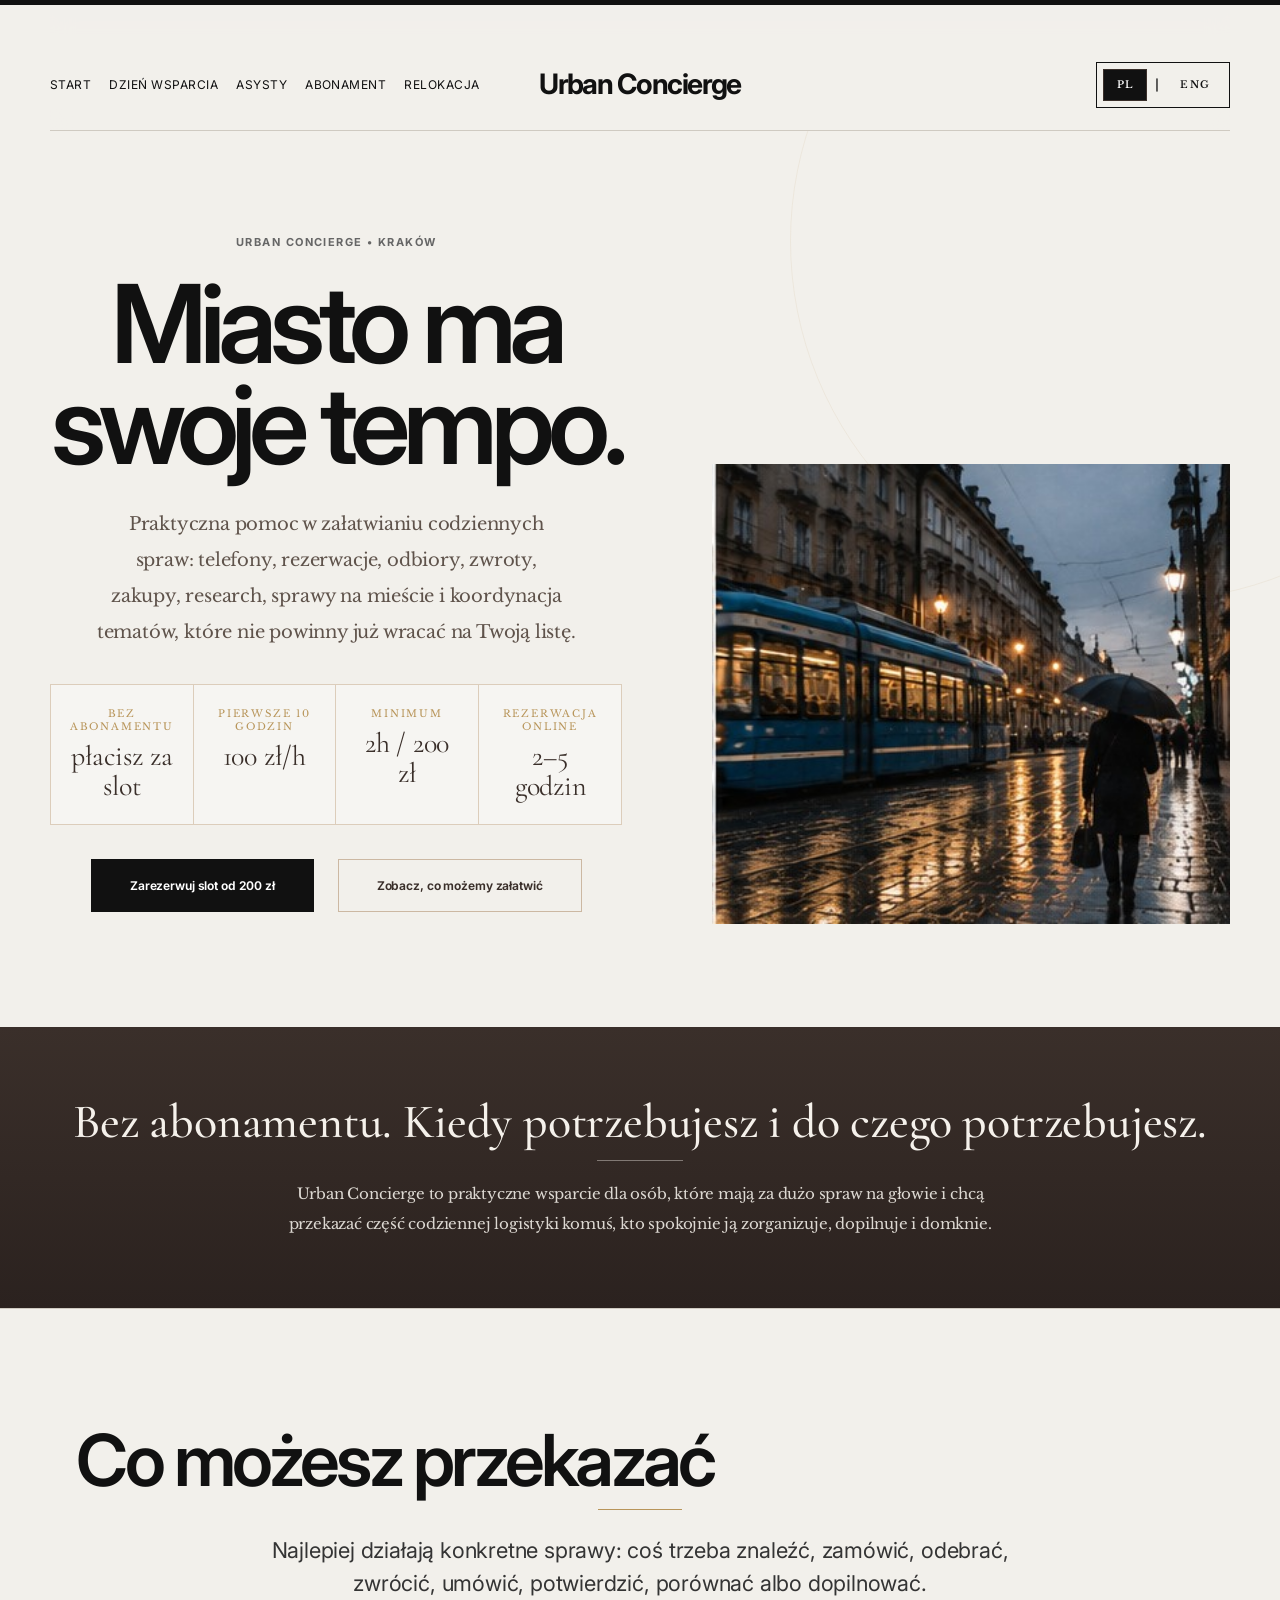
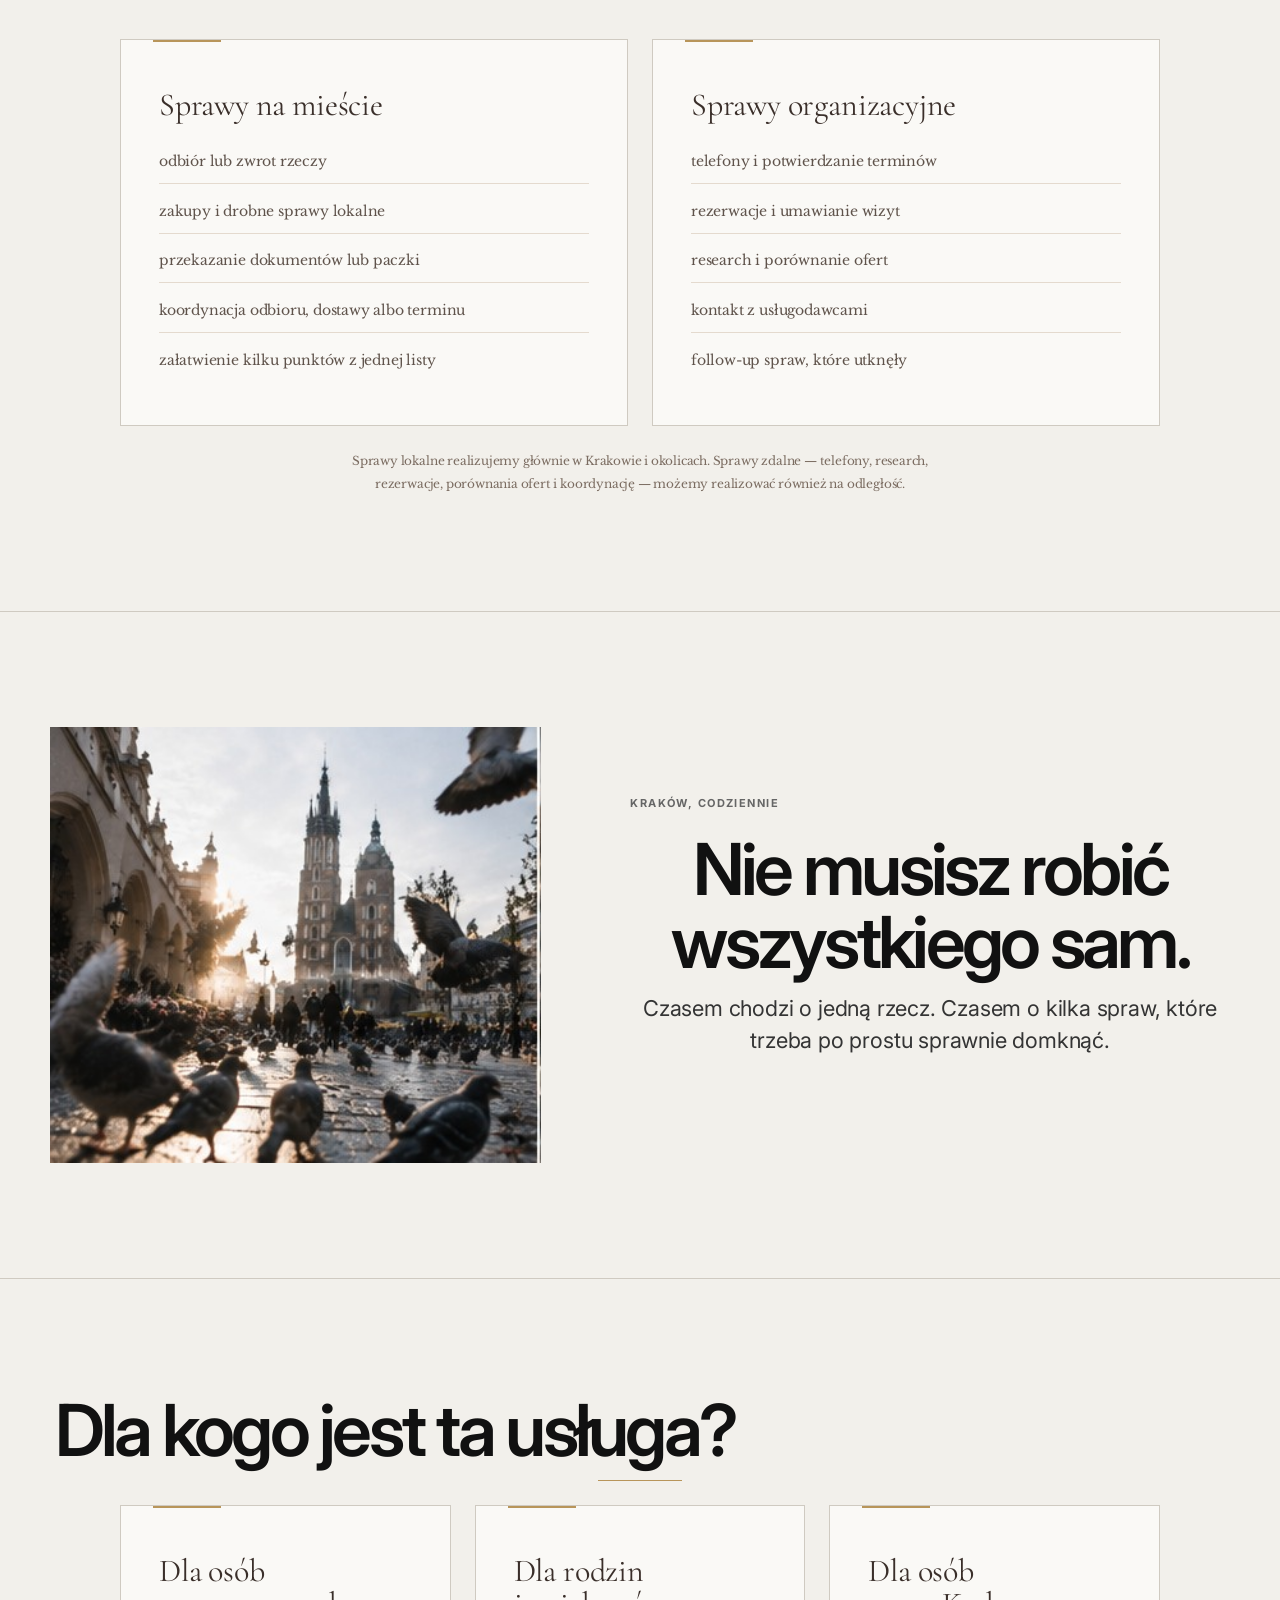
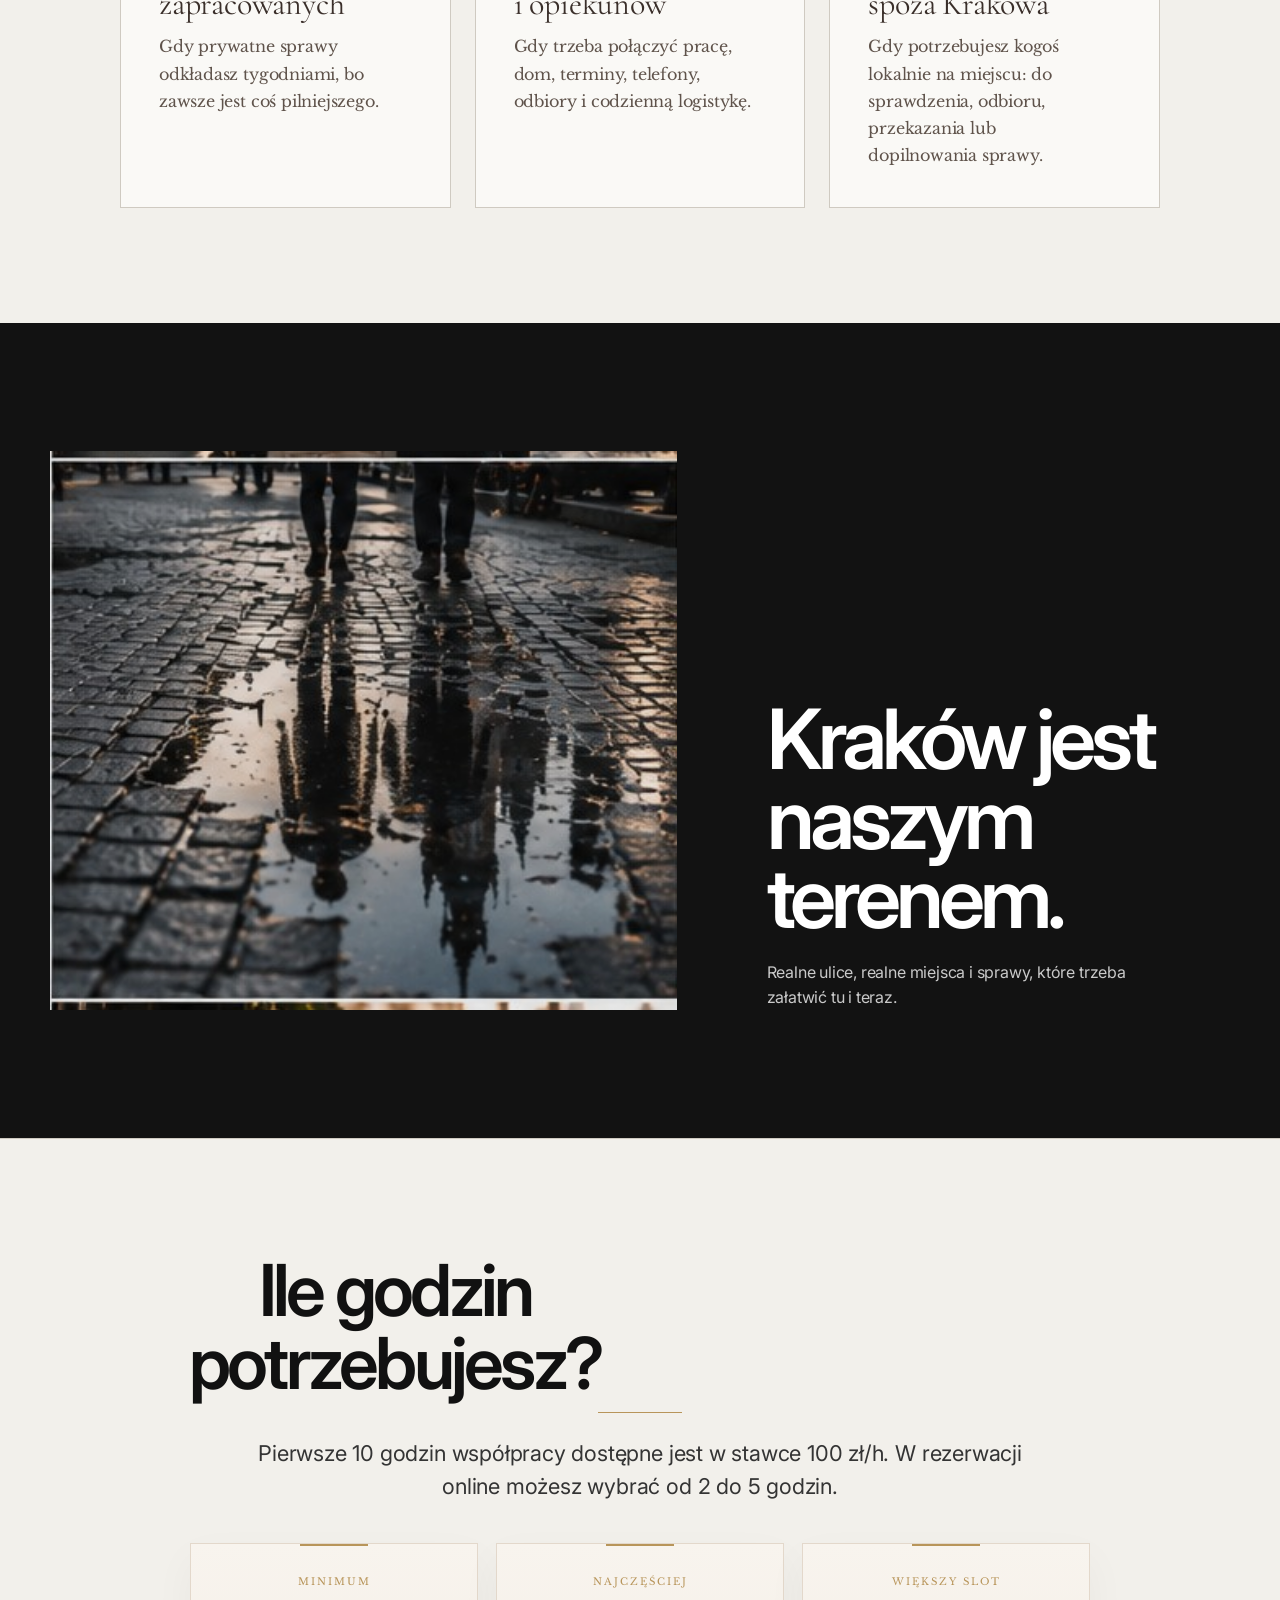
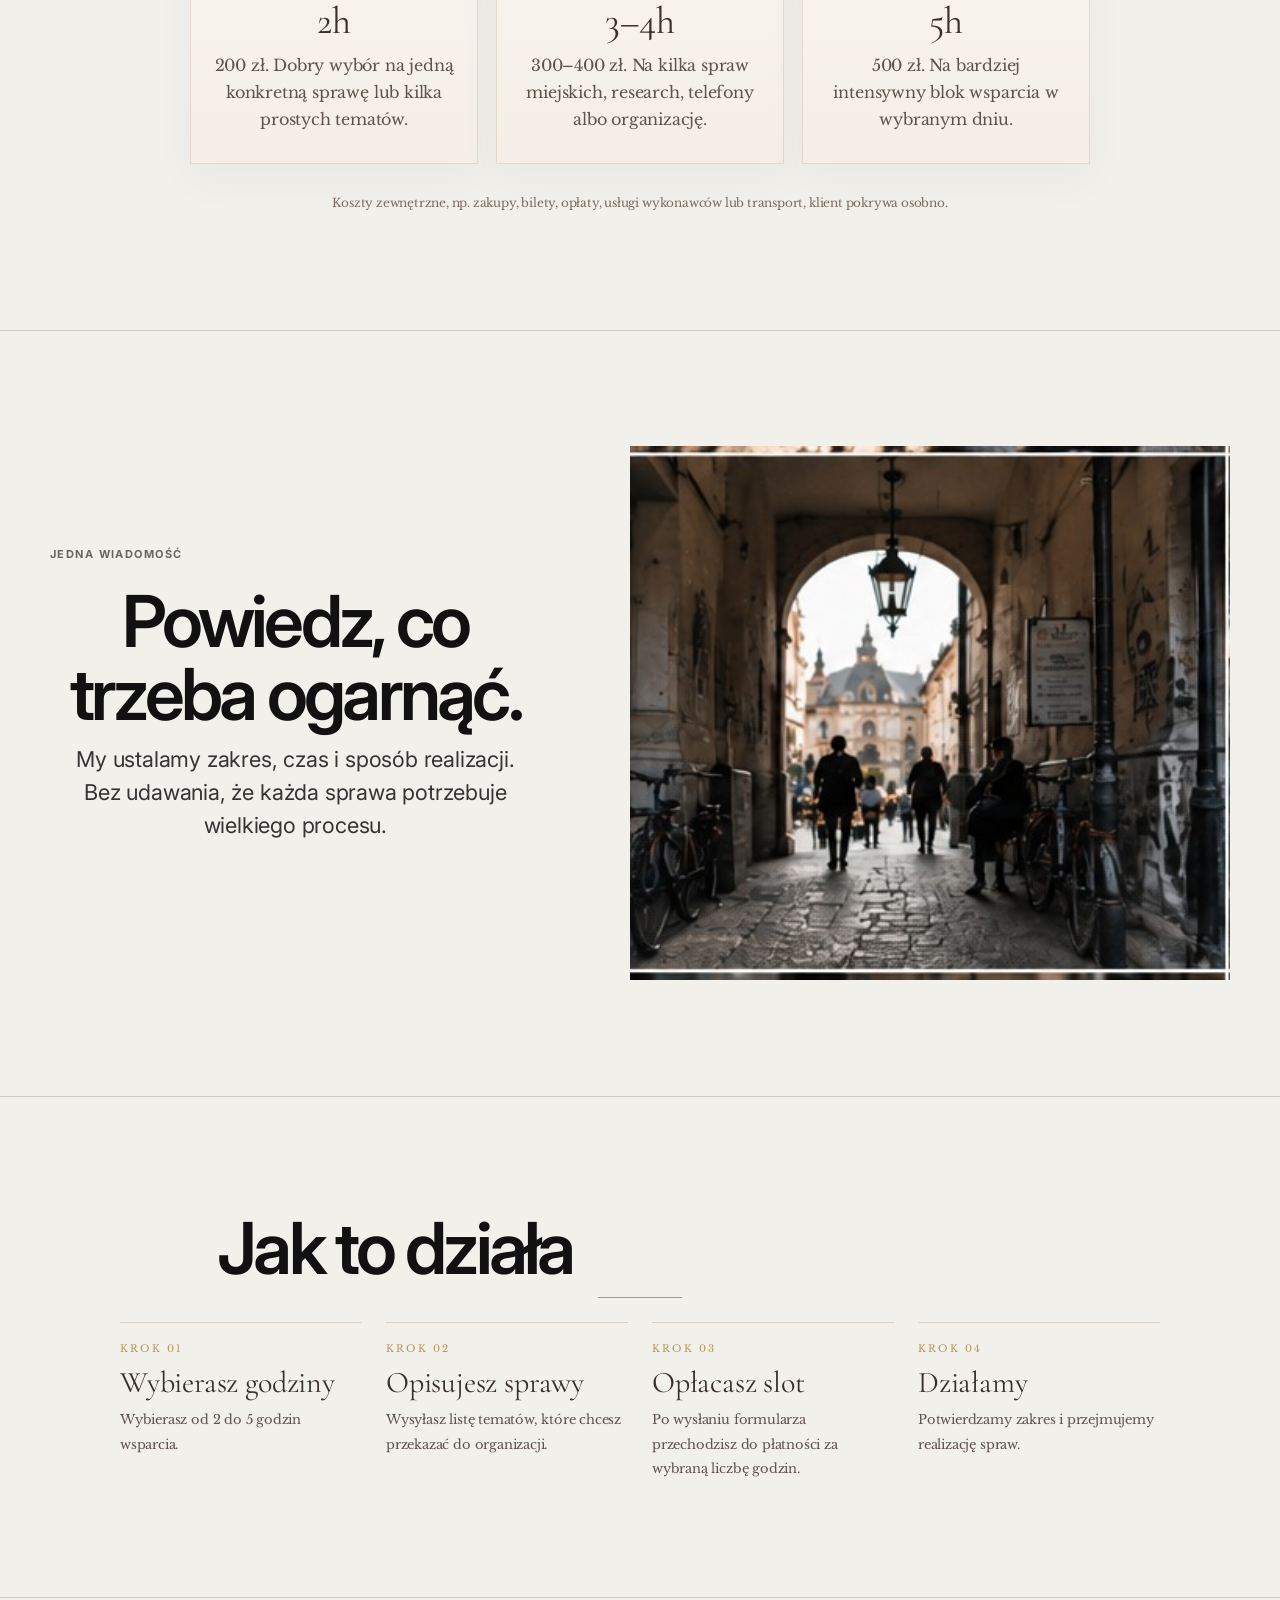
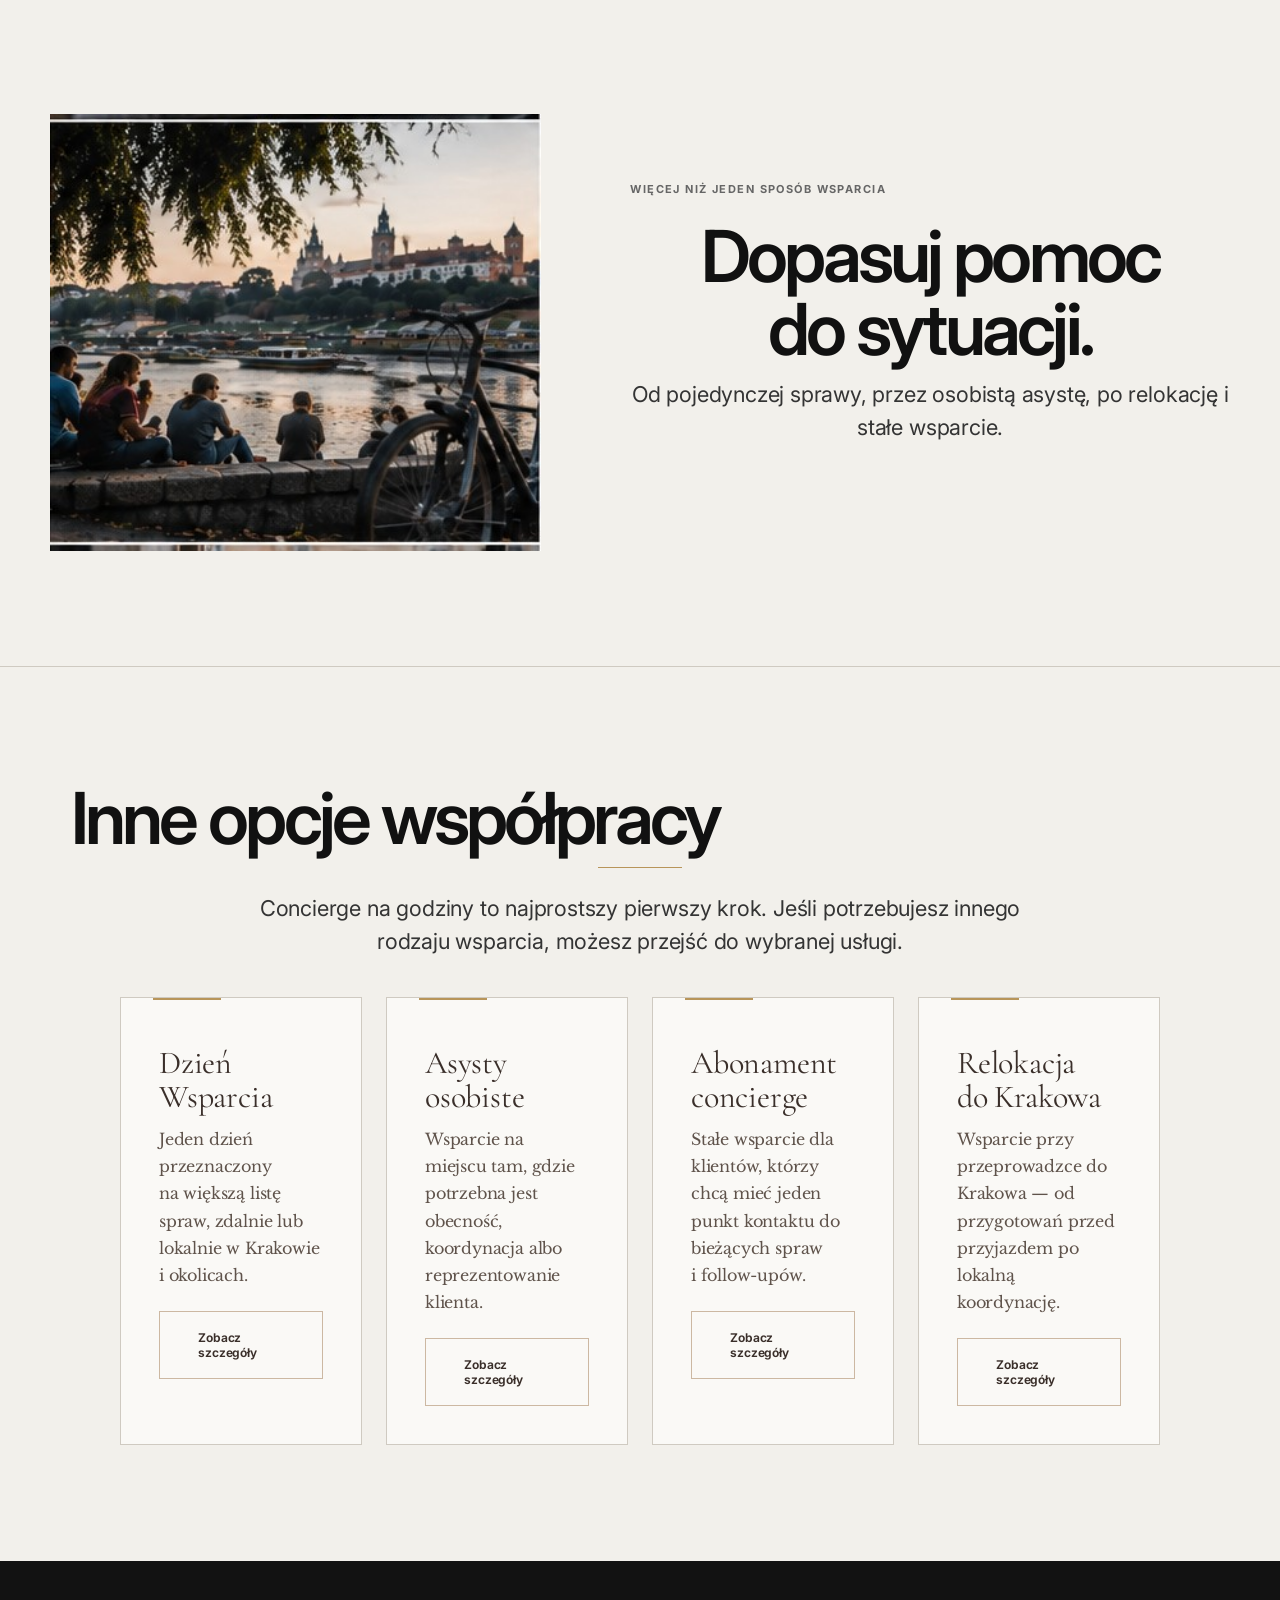
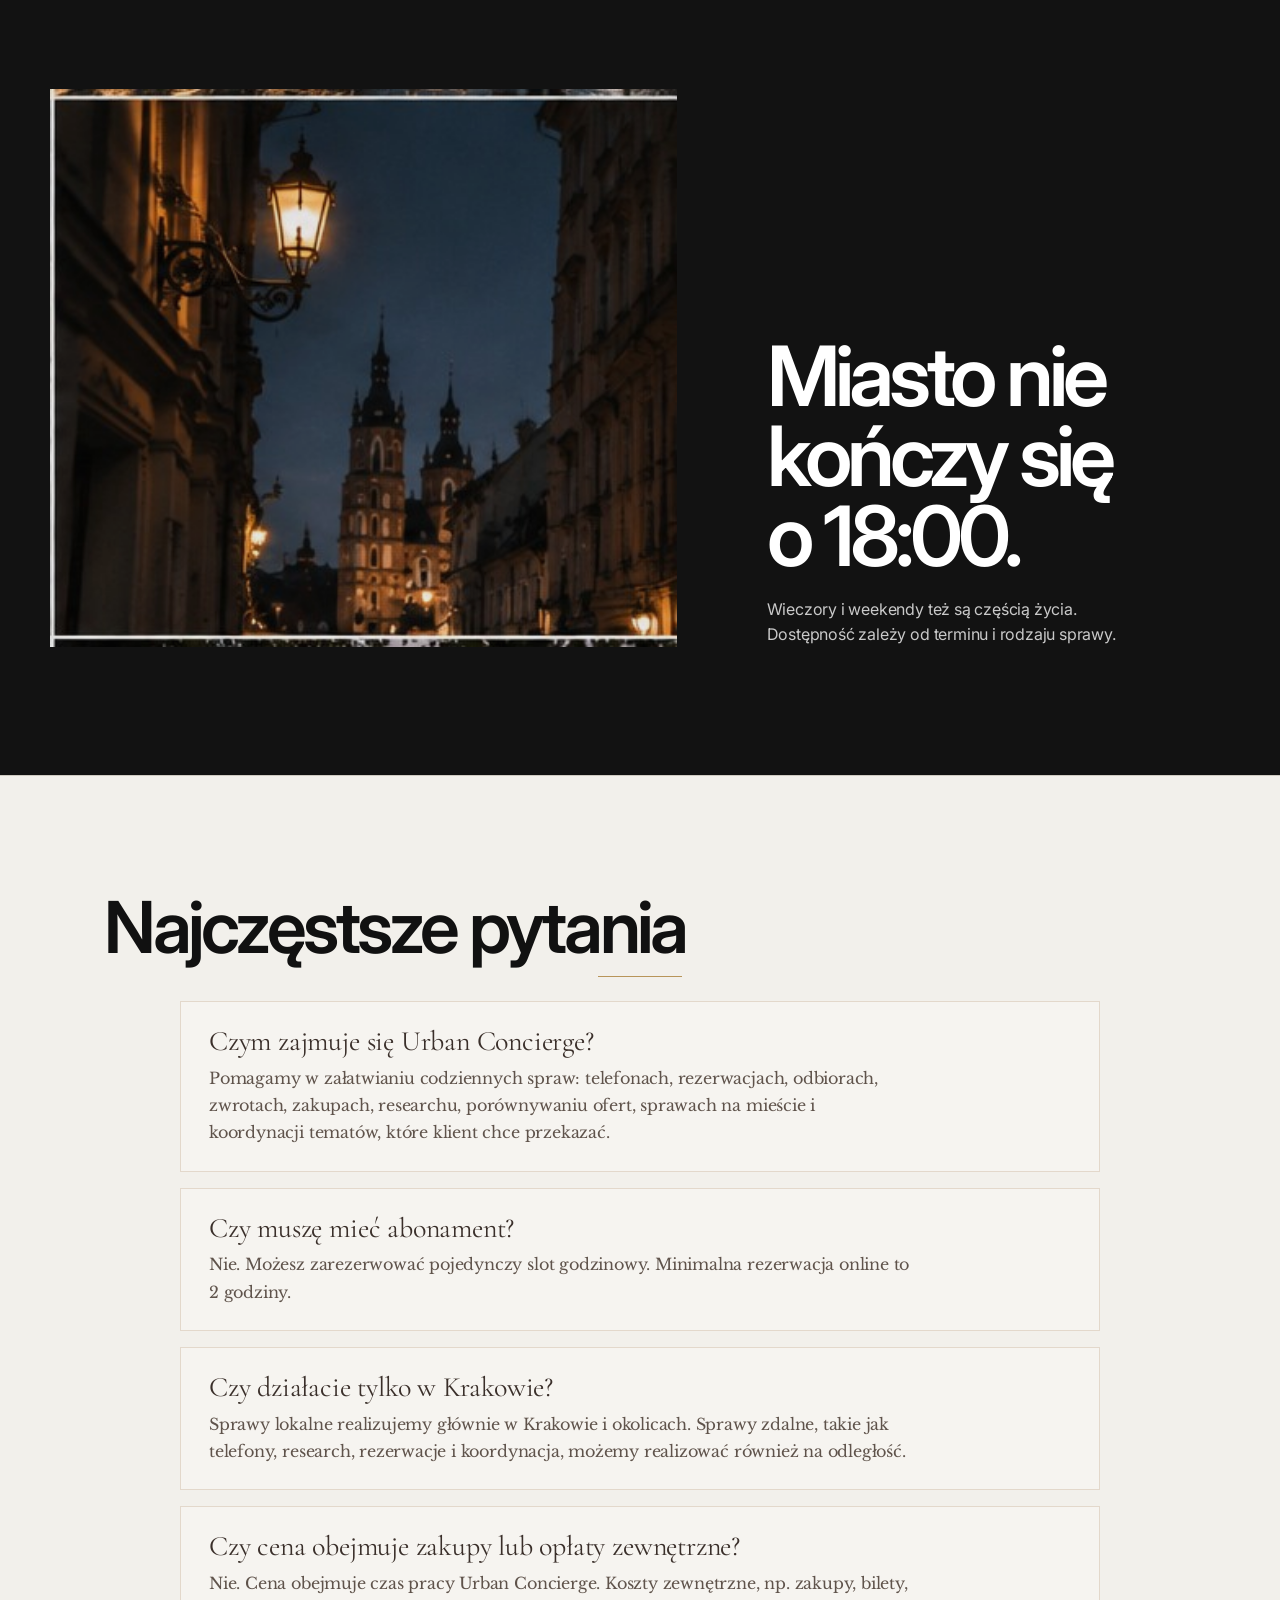
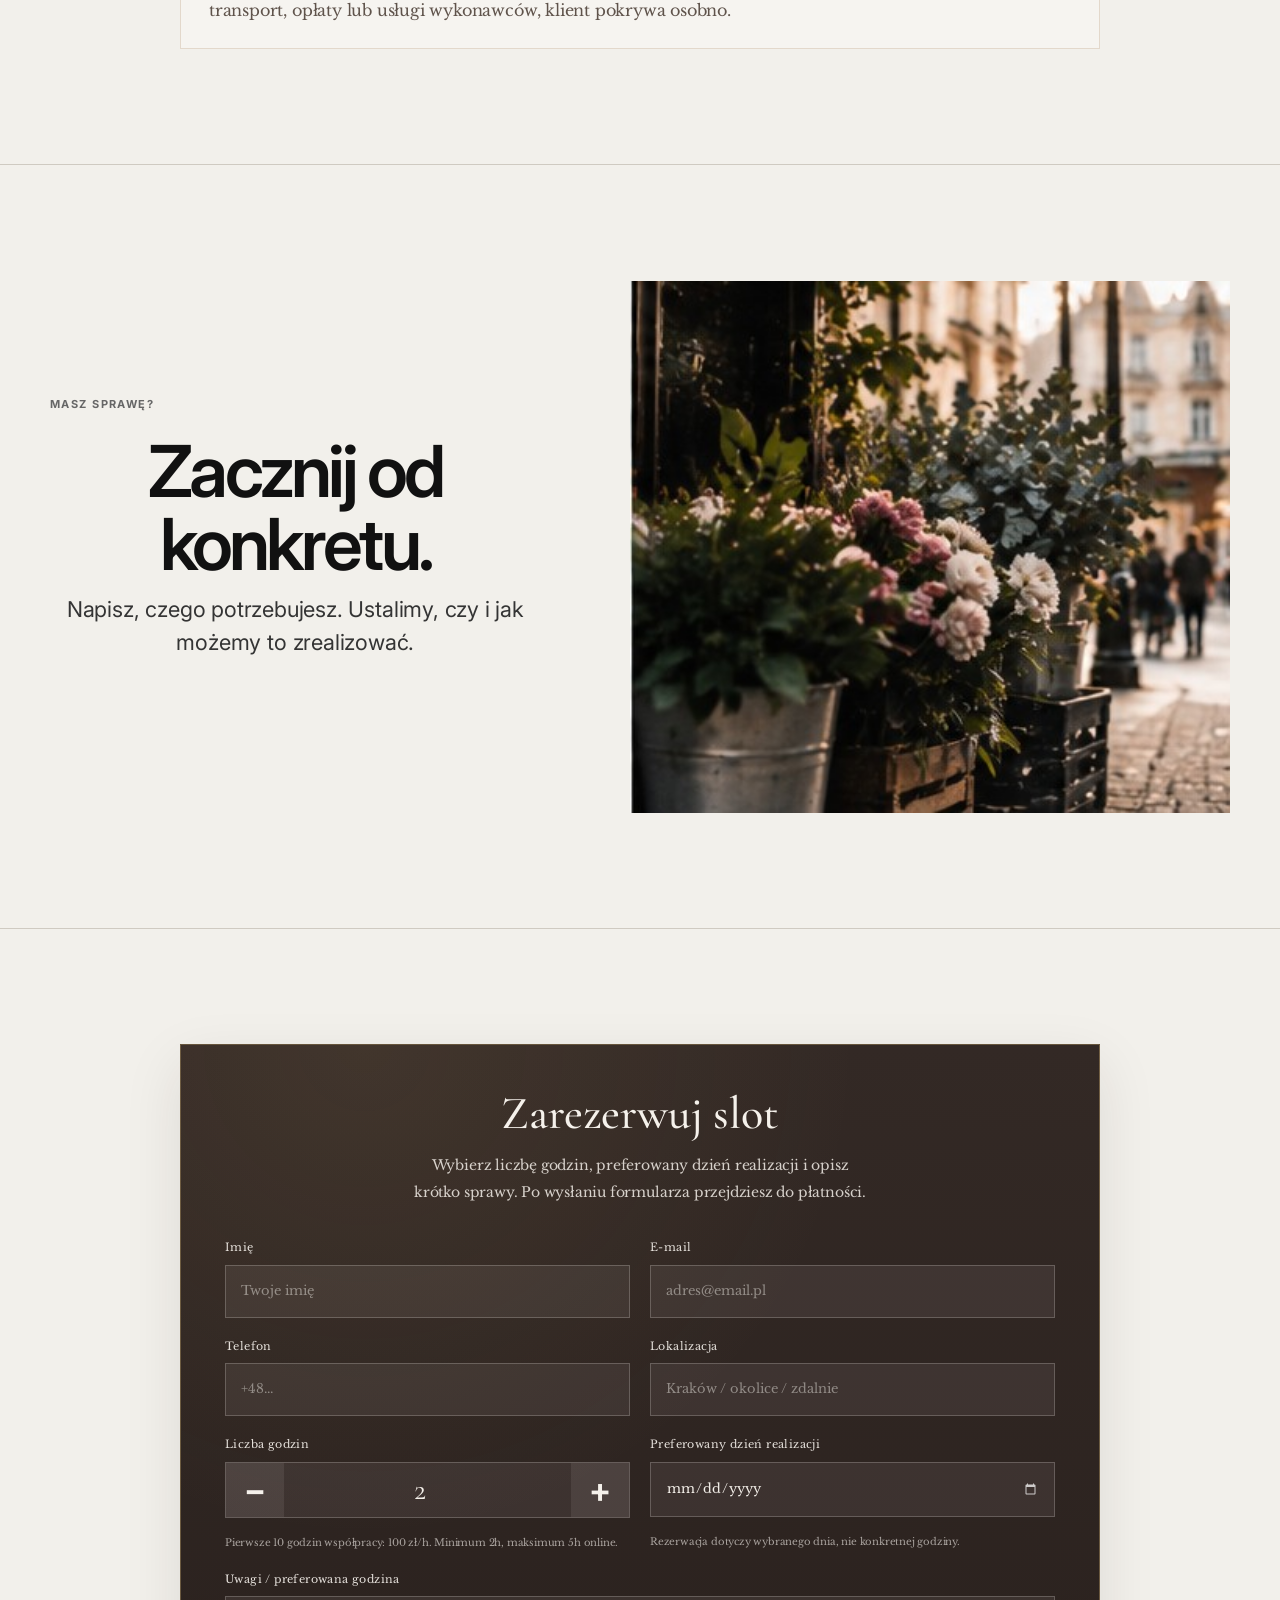
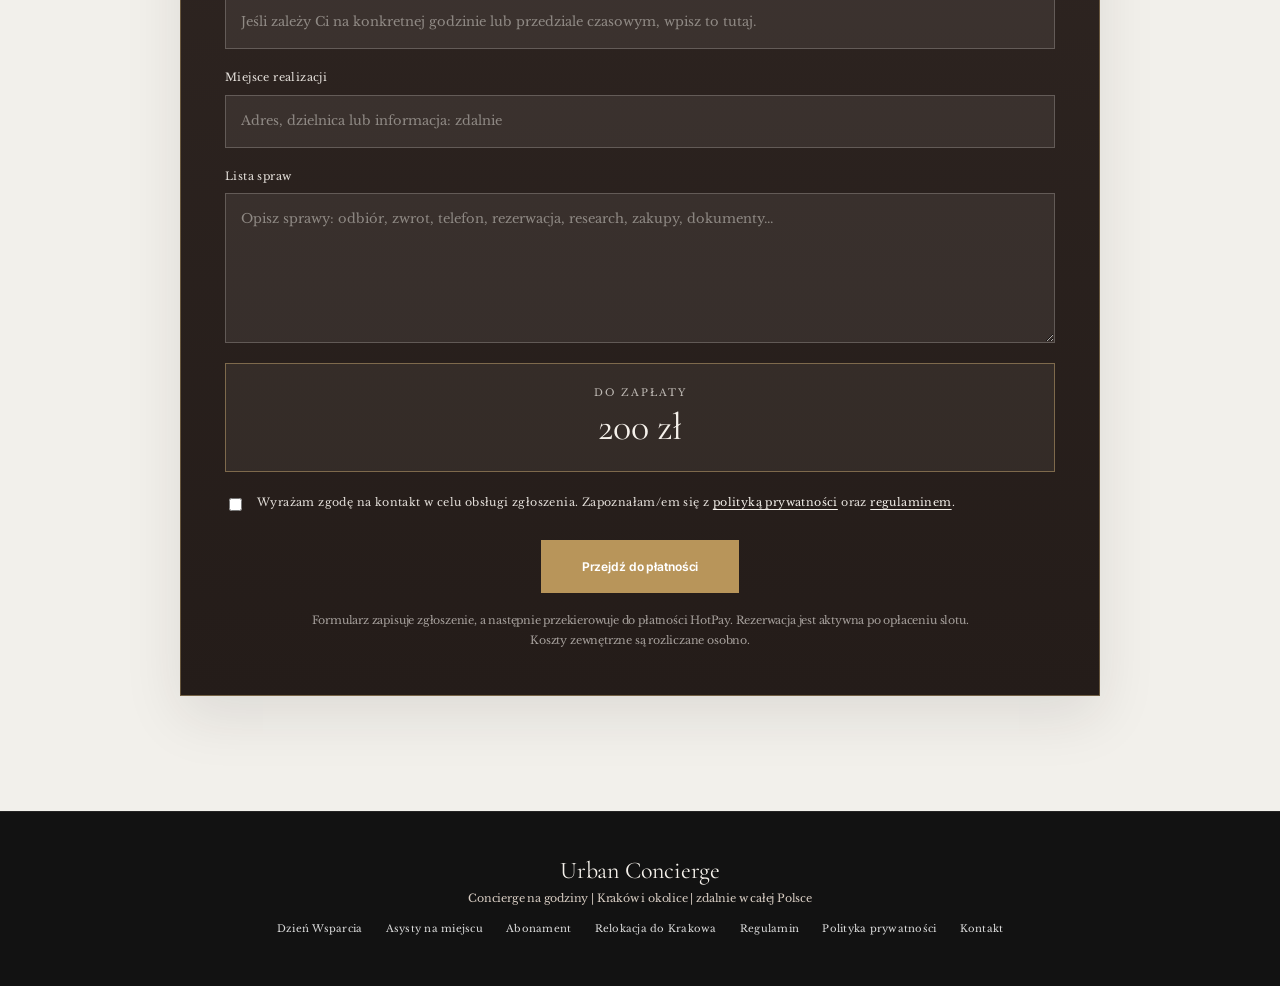
<file: index.html>
<!DOCTYPE html>
<html lang="pl">
<head>
  <meta charset="UTF-8" />
  <meta name="viewport" content="width=device-width, initial-scale=1.0" />

  <title>Urban Concierge | Concierge na godziny w Krakowie</title>
  <meta name="description" content="Urban Concierge — concierge na godziny w Krakowie. Bez abonamentu. Telefony, rezerwacje, odbiory, zwroty, zakupy, research, sprawy na mieście i codzienna organizacja. Pierwsze 10 godzin współpracy: 100 zł/h." />
  <link rel="canonical" href="https://urbanconcierge.pl/" />
  <link rel="icon" type="image/png" href="/favicon.png" />

  <meta name="google-site-verification" content="AAxFEQEICNm5e7gTLla3e9yeV5aEDyHjChOliVF_S7M" />

  <link rel="preconnect" href="https://fonts.googleapis.com">
  <link rel="preconnect" href="https://fonts.gstatic.com" crossorigin>
  <link href="https://fonts.googleapis.com/css2?family=Cormorant+Garamond:wght@500;600&family=Libre+Baskerville:wght@400;700&display=swap" rel="stylesheet">

  <script async src="https://www.googletagmanager.com/gtag/js?id=AW-18108841323"></script>
  <script>
    window.dataLayer = window.dataLayer || [];
    function gtag(){dataLayer.push(arguments);}
    gtag('js', new Date());
    gtag('config', 'AW-18108841323');
  </script>

  <script type="application/ld+json">
  {
    "@context": "https://schema.org",
    "@type": "LocalBusiness",
    "name": "Urban Concierge",
    "url": "https://urbanconcierge.pl/",
    "areaServed": [
      "Kraków",
      "Małopolska",
      "Polska"
    ],
    "description": "Urban Concierge oferuje concierge na godziny w Krakowie: telefony, rezerwacje, odbiory, zwroty, zakupy, research, sprawy na mieście, asysty osobiste i codzienną organizację spraw.",
    "priceRange": "od 200 zł",
    "email": "info@urbanconcierge.pl",
    "address": {
      "@type": "PostalAddress",
      "addressLocality": "Kraków",
      "addressCountry": "PL"
    },
    "hasOfferCatalog": {
      "@type": "OfferCatalog",
      "name": "Usługi Urban Concierge",
      "itemListElement": [
        {
          "@type": "Offer",
          "name": "Concierge na godziny w Krakowie",
          "description": "Wsparcie bez abonamentu: telefony, rezerwacje, odbiory, zwroty, zakupy, research, sprawy na mieście i codzienna organizacja."
        },
        {
          "@type": "Offer",
          "name": "Asysty osobiste",
          "description": "Wsparcie na miejscu w Krakowie, kiedy potrzebna jest obecność, koordynacja lub reprezentowanie klienta."
        },
        {
          "@type": "Offer",
          "name": "Relokacja do Krakowa",
          "description": "Wsparcie przy przeprowadzce do Krakowa, formalnościach, lokalnej organizacji i sprawach po przyjeździe."
        }
      ]
    }
  }
  </script>

  <script type="application/ld+json">
  {
    "@context": "https://schema.org",
    "@type": "FAQPage",
    "mainEntity": [
      {
        "@type": "Question",
        "name": "Czym zajmuje się Urban Concierge?",
        "acceptedAnswer": {
          "@type": "Answer",
          "text": "Urban Concierge pomaga w Krakowie w załatwianiu codziennych spraw: telefonach, rezerwacjach, odbiorach, zwrotach, zakupach, researchu, porównywaniu ofert, sprawach na mieście i koordynacji tematów, które klient chce przekazać."
        }
      },
      {
        "@type": "Question",
        "name": "Czy trzeba mieć abonament?",
        "acceptedAnswer": {
          "@type": "Answer",
          "text": "Nie. Urban Concierge oferuje usługę concierge na godziny bez abonamentu. Minimalna rezerwacja online to 2 godziny."
        }
      },
      {
        "@type": "Question",
        "name": "Ile kosztuje concierge na godziny?",
        "acceptedAnswer": {
          "@type": "Answer",
          "text": "Pierwsze 10 godzin współpracy kosztuje 100 zł za godzinę. Minimalna rezerwacja online to 2 godziny, czyli 200 zł."
        }
      },
      {
        "@type": "Question",
        "name": "Czy Urban Concierge działa tylko w Krakowie?",
        "acceptedAnswer": {
          "@type": "Answer",
          "text": "Sprawy lokalne i asysty realizowane są głównie w Krakowie i okolicach. Część spraw, takich jak telefony, research, rezerwacje i koordynacja, może być realizowana zdalnie w całej Polsce."
        }
      }
    ]
  }
  </script>

  <style>
    html, body {
      background: #F5F1EB;
      margin: 0;
      padding: 0;
      scroll-behavior: smooth;
      overflow-x: hidden;
    }

    body {
      color: #3A2F2A;
      -webkit-font-smoothing: antialiased;
      text-rendering: optimizeLegibility;
    }

    * { box-sizing: border-box; }

    :root {
      --bg: #F5F1EB;
      --bg-soft: #F8F4EE;
      --text: #3A2F2A;
      --muted: #5F534B;
      --soft: #7B6C61;
      --line: #E7DDD2;
      --line-strong: #DDCFBF;
      --gold: #B8955A;
      --gold-soft: #C2A46D;
      --hover: #473934;
    }

    .uc-topbar {
      width: 100%;
      height: 14px;
      background: linear-gradient(90deg, #2B221F 0%, #3A2F2A 50%, #2B221F 100%);
    }

    .uc-shell {
      max-width: 1180px;
      margin: 0 auto;
      padding: 0 40px;
    }

    .uc-brandbar { padding: 34px 0 0 0; }

    .uc-headerbar {
      display: grid;
      grid-template-columns: 1fr auto 1fr;
      align-items: center;
      gap: 24px;
    }

    .uc-mini-nav {
      justify-self: start;
      display: flex;
      align-items: center;
      gap: 24px;
      font-family: 'Libre Baskerville', serif;
      font-size: 10px;
      letter-spacing: 1.1px;
      text-transform: uppercase;
    }

    .uc-mini-nav a {
      color: var(--soft);
      text-decoration: none;
      transition: color 0.22s ease;
    }

    .uc-mini-nav a:hover { color: var(--gold); }

    .uc-brand {
      justify-self: center;
      font-family: 'Cormorant Garamond', serif;
      font-size: 31px;
      line-height: 1.1;
      font-weight: 600;
      color: var(--gold);
      letter-spacing: 0.25px;
      text-decoration: none;
      white-space: nowrap;
    }

    .uc-lang-switch {
      justify-self: end;
      display: inline-flex;
      align-items: center;
      gap: 8px;
      padding: 6px;
      background: rgba(255,255,255,0.32);
      border: 1px solid #D8C8B6;
    }

    .uc-lang-current,
    .uc-lang-switch a {
      display: inline-block;
      min-width: 44px;
      text-align: center;
      padding: 8px 12px;
      font-family: 'Libre Baskerville', serif;
      font-size: 10px;
      line-height: 1.4;
      letter-spacing: 1.2px;
      text-transform: uppercase;
      text-decoration: none;
    }

    .uc-lang-current {
      background: var(--text);
      color: #FFFFFF;
      border: 1px solid var(--text);
    }

    .uc-lang-switch a {
      color: var(--text);
      border: 1px solid transparent;
      transition: all 0.22s ease;
    }

    .uc-lang-switch a:hover {
      background: #EEE6DD;
      border-color: var(--gold);
    }

    .uc-hero {
      min-height: calc(92vh - 14px);
      display: flex;
      align-items: center;
      justify-content: center;
      padding: 54px 0 76px 0;
      position: relative;
      overflow: hidden;
    }

    .uc-hero:before {
      content: "";
      position: absolute;
      width: 720px;
      height: 720px;
      border: 1px solid rgba(184,149,90,0.10);
      border-radius: 50%;
      top: -250px;
      right: -230px;
      pointer-events: none;
    }

    .uc-hero-inner {
      max-width: 1040px;
      margin: 0 auto;
      text-align: center;
      position: relative;
      z-index: 2;
    }

    .uc-kicker {
      font-family: 'Libre Baskerville', serif;
      font-size: 10px;
      line-height: 1.8;
      letter-spacing: 4px;
      text-transform: uppercase;
      color: #9C8F84;
      margin-bottom: 28px;
    }

    .uc-h1 {
      font-family: 'Cormorant Garamond', serif;
      font-size: 74px;
      line-height: 1.03;
      font-weight: 500;
      color: var(--text);
      margin: 0 0 26px 0;
      letter-spacing: -0.9px;
      text-wrap: balance;
    }

    .uc-sub {
      max-width: 850px;
      margin: 0 auto 24px auto;
      font-family: 'Libre Baskerville', serif;
      font-size: 18px;
      line-height: 2;
      color: var(--muted);
      text-wrap: balance;
    }

    .uc-ai-summary {
      max-width: 920px;
      margin: 34px auto 0 auto;
      padding: 24px 28px;
      border: 1px solid #DCCDBB;
      background: rgba(255,255,255,0.28);
      font-family: 'Libre Baskerville', serif;
      font-size: 13px;
      line-height: 1.9;
      color: var(--muted);
      text-align: left;
    }

    .uc-ai-summary strong {
      color: var(--text);
    }

    .uc-offer-strip {
      max-width: 900px;
      margin: 34px auto 34px auto;
      display: grid;
      grid-template-columns: repeat(4, minmax(0, 1fr));
      border: 1px solid #DCCDBB;
      background: rgba(255,255,255,0.32);
    }

    .uc-offer-item {
      padding: 22px 18px;
      border-right: 1px solid #DCCDBB;
    }

    .uc-offer-item:last-child { border-right: none; }

    .uc-offer-label {
      font-family: 'Libre Baskerville', serif;
      font-size: 10px;
      text-transform: uppercase;
      letter-spacing: 1.8px;
      color: var(--gold);
      margin-bottom: 8px;
    }

    .uc-offer-value {
      font-family: 'Cormorant Garamond', serif;
      font-size: 28px;
      line-height: 1.1;
      color: var(--text);
    }

    .uc-btn {
      display: inline-block;
      text-decoration: none;
      padding: 18px 38px;
      font-family: 'Libre Baskerville', serif;
      font-size: 12px;
      letter-spacing: 0.55px;
      transition: all 0.24s ease;
      margin: 0 10px 12px 10px;
    }

    .uc-btn-primary {
      background: var(--text);
      color: #FFFFFF;
      border: 1px solid var(--text);
    }

    .uc-btn-primary:hover {
      background: var(--hover);
      border-color: var(--hover);
      transform: translateY(-1px);
    }

    .uc-btn-secondary {
      background: transparent;
      color: var(--text);
      border: 1px solid #CCB8A2;
    }

    .uc-btn-secondary:hover {
      background: #EEE6DD;
      border-color: var(--gold);
      transform: translateY(-1px);
    }

    .uc-band {
      background: linear-gradient(180deg, #3A2F2A 0%, #2B221F 100%);
      color: #F5F1EB;
      padding: 70px 36px;
      text-align: center;
    }

    .uc-band-title {
      font-family: 'Cormorant Garamond', serif;
      font-size: 48px;
      line-height: 1.08;
      font-weight: 500;
      margin: 0 0 12px 0;
      color: #F5F1EB;
      text-wrap: balance;
    }

    .uc-band-rule {
      width: 86px;
      height: 1px;
      background: rgba(245,241,235,0.40);
      margin: 0 auto 18px auto;
    }

    .uc-band-copy {
      max-width: 820px;
      margin: 0 auto;
      font-family: 'Libre Baskerville', serif;
      font-size: 15px;
      line-height: 1.95;
      color: rgba(245,241,235,0.88);
      text-wrap: balance;
    }

    .uc-section {
      padding: 92px 0;
      position: relative;
    }

    .uc-section + .uc-section { border-top: 1px solid var(--line); }

    .uc-section-soft { background: var(--bg-soft); }

    .uc-title {
      text-align: center;
      font-family: 'Cormorant Garamond', serif;
      font-size: 52px;
      line-height: 1.04;
      font-weight: 500;
      color: var(--text);
      margin: 0 0 12px 0;
      text-wrap: balance;
    }

    .uc-rule {
      width: 84px;
      height: 1px;
      background: var(--gold);
      margin: 0 auto 24px auto;
    }

    .uc-intro {
      max-width: 840px;
      margin: 0 auto 40px auto;
      text-align: center;
      font-family: 'Libre Baskerville', serif;
      font-size: 15px;
      line-height: 1.95;
      color: var(--muted);
      text-wrap: balance;
    }

    .uc-grid-2,
    .uc-grid-3,
    .uc-grid-4,
    .uc-steps {
      display: grid;
      gap: 24px;
      max-width: 1040px;
      margin: 0 auto;
    }

    .uc-grid-2 { grid-template-columns: repeat(2, minmax(0, 1fr)); }
    .uc-grid-3 { grid-template-columns: repeat(3, minmax(0, 1fr)); }
    .uc-grid-4 { grid-template-columns: repeat(4, minmax(0, 1fr)); }

    .uc-card,
    .uc-price-card {
      background: linear-gradient(180deg, #F8F4EE 0%, #F4EEE6 100%);
      border: 1px solid #E3D8CB;
      padding: 34px 32px;
      text-align: left;
      display: flex;
      flex-direction: column;
      min-height: 100%;
      position: relative;
      box-shadow: 0 16px 40px rgba(58,47,42,0.04);
    }

    .uc-card:before,
    .uc-price-card:before {
      content: "";
      position: absolute;
      top: 0;
      left: 32px;
      width: 68px;
      height: 2px;
      background: var(--gold);
    }

    .uc-card-title {
      font-family: 'Cormorant Garamond', serif;
      font-size: 32px;
      line-height: 1.06;
      color: var(--text);
      margin: 10px 0 12px 0;
      text-wrap: balance;
    }

    .uc-card-copy {
      font-family: 'Libre Baskerville', serif;
      font-size: 13px;
      line-height: 1.9;
      color: var(--muted);
      margin: 0;
      text-wrap: balance;
    }

    .uc-example-list {
      margin: 0;
      padding: 0;
      list-style: none;
      font-family: 'Libre Baskerville', serif;
      font-size: 14px;
      line-height: 1.9;
      color: var(--muted);
    }

    .uc-example-list li {
      padding: 10px 0;
      border-bottom: 1px solid rgba(221,207,191,0.72);
    }

    .uc-example-list li:last-child { border-bottom: none; }

    .uc-note {
      max-width: 760px;
      margin: 24px auto 0 auto;
      text-align: center;
      font-family: 'Libre Baskerville', serif;
      font-size: 12px;
      line-height: 1.9;
      color: var(--soft);
      text-wrap: balance;
    }

    .uc-price-row {
      display: grid;
      grid-template-columns: repeat(3, minmax(0, 1fr));
      gap: 18px;
      max-width: 900px;
      margin: 0 auto 28px auto;
    }

    .uc-price-card {
      text-align: center;
      padding: 30px 22px;
    }

    .uc-price-card:before {
      left: 50%;
      transform: translateX(-50%);
    }

    .uc-price-label {
      font-family: 'Libre Baskerville', serif;
      font-size: 10px;
      line-height: 1.6;
      letter-spacing: 2px;
      text-transform: uppercase;
      color: var(--gold);
      margin-bottom: 12px;
    }

    .uc-price-value {
      font-family: 'Cormorant Garamond', serif;
      font-size: 38px;
      line-height: 1;
      color: var(--text);
      margin-bottom: 12px;
    }

    .uc-price-copy {
      font-family: 'Libre Baskerville', serif;
      font-size: 12px;
      line-height: 1.85;
      color: var(--muted);
      margin: 0;
    }

    .uc-steps { grid-template-columns: repeat(4, minmax(0, 1fr)); }

    .uc-step {
      text-align: left;
      padding-top: 18px;
      border-top: 1px solid var(--line-strong);
    }

    .uc-step-no {
      font-family: 'Libre Baskerville', serif;
      font-size: 10px;
      line-height: 1.6;
      letter-spacing: 2.2px;
      text-transform: uppercase;
      color: var(--gold);
      margin-bottom: 10px;
    }

    .uc-step-title {
      font-family: 'Cormorant Garamond', serif;
      font-size: 30px;
      line-height: 1.04;
      color: var(--text);
      margin: 0 0 10px 0;
      text-wrap: balance;
    }

    .uc-step-copy {
      font-family: 'Libre Baskerville', serif;
      font-size: 13px;
      line-height: 1.9;
      color: var(--muted);
    }

    .uc-faq {
      max-width: 920px;
      margin: 0 auto;
      display: grid;
      gap: 16px;
    }

    .uc-faq-item {
      border: 1px solid #E3D8CB;
      background: rgba(255,255,255,0.25);
      padding: 24px 28px;
    }

    .uc-faq-q {
      font-family: 'Cormorant Garamond', serif;
      font-size: 28px;
      line-height: 1.1;
      color: var(--text);
      margin-bottom: 8px;
    }

    .uc-faq-a {
      font-family: 'Libre Baskerville', serif;
      font-size: 13px;
      line-height: 1.9;
      color: var(--muted);
      margin: 0;
    }

    .uc-form-wrap {
      max-width: 920px;
      margin: 0 auto;
      background:
        radial-gradient(circle at 20% 0%, rgba(194,164,109,0.10), transparent 34%),
        linear-gradient(180deg, #332925 0%, #241C19 100%);
      border: 1px solid rgba(194,164,109,0.42);
      box-shadow: 0 20px 54px rgba(43,34,31,0.10);
      padding: 44px;
      color: #F5F1EB;
    }

    .uc-form-head {
      text-align: center;
      margin-bottom: 34px;
    }

    .uc-form-title {
      font-family: 'Cormorant Garamond', serif;
      font-size: 46px;
      line-height: 1.06;
      font-weight: 500;
      margin: 0 0 14px 0;
      color: #F5F1EB;
      text-wrap: balance;
    }

    .uc-form-copy {
      max-width: 730px;
      margin: 0 auto;
      font-family: 'Libre Baskerville', serif;
      font-size: 14px;
      line-height: 1.9;
      color: rgba(245,241,235,0.84);
      text-wrap: balance;
    }

    .uc-form-grid {
      display: grid;
      grid-template-columns: repeat(2, minmax(0, 1fr));
      gap: 20px;
    }

    .uc-field {
      display: flex;
      flex-direction: column;
      gap: 8px;
    }

    .uc-field-full { grid-column: 1 / -1; }

    .uc-field label,
    .uc-consent label {
      font-family: 'Libre Baskerville', serif;
      font-size: 11px;
      line-height: 1.6;
      letter-spacing: 0.4px;
      color: rgba(245,241,235,0.92);
    }

    .uc-field input,
    .uc-field textarea {
      width: 100%;
      border: 1px solid rgba(245,241,235,0.22);
      background: rgba(245,241,235,0.07);
      color: #F5F1EB;
      padding: 15px 15px;
      font-family: 'Libre Baskerville', serif;
      font-size: 13px;
      line-height: 1.6;
      outline: none;
      border-radius: 0;
    }

    .uc-field input::placeholder,
    .uc-field textarea::placeholder {
      color: rgba(245,241,235,0.46);
    }

    .uc-field textarea {
      min-height: 150px;
      resize: vertical;
    }

    input[type="date"]::-webkit-calendar-picker-indicator {
      filter: invert(1);
      opacity: 0.75;
      cursor: pointer;
    }

    .uc-hour-counter {
      display: grid;
      grid-template-columns: 58px 1fr 58px;
      border: 1px solid rgba(245,241,235,0.22);
      background: rgba(245,241,235,0.07);
      min-height: 56px;
    }

    .uc-hour-counter button {
      border: none;
      background: rgba(245,241,235,0.08);
      color: #F5F1EB;
      font-family: 'Cormorant Garamond', serif;
      font-size: 34px;
      line-height: 1;
      cursor: pointer;
    }

    .uc-hour-counter button:hover { background: rgba(194,164,109,0.25); }

    .uc-hour-counter input {
      border: none;
      text-align: center;
      background: transparent;
      color: #F5F1EB;
      font-family: 'Cormorant Garamond', serif;
      font-size: 30px;
      padding: 0;
    }

    .uc-small-note {
      font-family: 'Libre Baskerville', serif;
      font-size: 10px;
      line-height: 1.7;
      color: rgba(245,241,235,0.62);
      margin-top: 8px;
    }

    .uc-total-box {
      grid-column: 1 / -1;
      border: 1px solid rgba(194,164,109,0.52);
      padding: 22px;
      text-align: center;
      background: rgba(245,241,235,0.06);
    }

    .uc-total-label {
      font-family: 'Libre Baskerville', serif;
      font-size: 10px;
      letter-spacing: 2px;
      text-transform: uppercase;
      color: rgba(245,241,235,0.72);
      margin-bottom: 8px;
    }

    .uc-total-value {
      font-family: 'Cormorant Garamond', serif;
      font-size: 38px;
      line-height: 1.1;
      color: #F5F1EB;
    }

    .uc-consent {
      margin: 22px 0 26px 0;
      display: flex;
      gap: 12px;
      align-items: flex-start;
    }

    .uc-consent input {
      margin-top: 4px;
      accent-color: var(--gold);
    }

    .uc-consent a {
      color: #F5F1EB;
      text-decoration: underline;
      text-underline-offset: 3px;
    }

    .uc-form-submit { text-align: center; }

    .uc-submit {
      cursor: pointer;
      border-radius: 0;
      border: 1px solid var(--gold);
      background: var(--gold);
      color: #FFFFFF;
      padding: 18px 40px;
      font-family: 'Libre Baskerville', serif;
      font-size: 12px;
      letter-spacing: 0.55px;
      transition: all 0.24s ease;
    }

    .uc-submit:hover {
      background: var(--gold-soft);
      border-color: var(--gold-soft);
      transform: translateY(-1px);
    }

    .uc-form-note {
      max-width: 680px;
      margin: 18px auto 0 auto;
      text-align: center;
      font-family: 'Libre Baskerville', serif;
      font-size: 11px;
      line-height: 1.8;
      color: rgba(245,241,235,0.62);
    }

    .uc-hidden { display: none; }

    .uc-footer {
      background: linear-gradient(180deg, #261E1B 0%, #1E1714 100%);
      padding: 44px 34px 48px 34px;
      text-align: center;
      border-top: 1px solid rgba(245,241,235,0.08);
    }

    .uc-footer-brand {
      font-family: 'Cormorant Garamond', serif;
      font-size: 24px;
      color: #F5F1EB;
      margin-bottom: 6px;
    }

    .uc-footer-sub {
      font-family: 'Libre Baskerville', serif;
      font-size: 11px;
      color: #D9CEC4;
      margin-bottom: 14px;
    }

    .uc-footer-links {
      font-family: 'Libre Baskerville', serif;
      font-size: 10px;
      line-height: 1.9;
      letter-spacing: 0.25px;
    }

    .uc-footer-links a {
      color: #F5F1EB;
      text-decoration: none;
      margin: 0 10px;
      opacity: 0.92;
    }

    @media (max-width: 1100px) {
      .uc-mini-nav { display: none; }
      .uc-steps { grid-template-columns: repeat(2, minmax(0, 1fr)); }
      .uc-grid-4 { grid-template-columns: repeat(2, minmax(0, 1fr)); }
      .uc-grid-3 { grid-template-columns: 1fr; }
    }

    @media (max-width: 980px) {
      .uc-grid-2 { grid-template-columns: 1fr; }
      .uc-h1 { font-size: 58px; line-height: 1.05; }
      .uc-title, .uc-band-title, .uc-form-title { font-size: 44px; }
      .uc-offer-strip { grid-template-columns: repeat(2, minmax(0, 1fr)); }
      .uc-offer-item:nth-child(2) { border-right: none; }
      .uc-offer-item:nth-child(1),
      .uc-offer-item:nth-child(2) { border-bottom: 1px solid #DCCDBB; }
      .uc-price-row { grid-template-columns: 1fr; }
    }

    @media (max-width: 768px) {
      .uc-shell { padding: 0 20px; }
      .uc-brandbar { padding: 26px 0 0 0; }
      .uc-headerbar { grid-template-columns: 1fr; gap: 18px; }
      .uc-brand { font-size: 28px; }
      .uc-lang-switch { justify-self: center; }
      .uc-hero { min-height: auto; padding: 30px 0 60px 0; }
      .uc-h1 { font-size: 42px; line-height: 1.08; margin: 0 0 20px 0; }
      .uc-sub { font-size: 16px; line-height: 1.9; margin: 0 auto 16px auto; }
      .uc-section { padding: 74px 0; }
      .uc-title, .uc-band-title, .uc-form-title { font-size: 36px; }
      .uc-steps, .uc-form-grid, .uc-grid-4, .uc-grid-3 { grid-template-columns: 1fr; }
      .uc-offer-strip { grid-template-columns: 1fr; }
      .uc-offer-item { border-right: none; border-bottom: 1px solid #DCCDBB; }
      .uc-offer-item:last-child { border-bottom: none; }
      .uc-btn { display: block; max-width: 340px; margin: 0 auto 12px auto; }
      .uc-card, .uc-price-card { min-height: auto; padding: 32px 24px; }
      .uc-form-wrap { padding: 34px 22px; }
      .uc-submit { width: 100%; }
    }
  
  /* 2026 Urban editorial refresh — preserves original offer/content */
  .uc-photo{margin:0;overflow:hidden;background:#ddd}
  .uc-photo img{display:block;width:100%;height:auto}
  .uc-photo-wide{max-width:1180px;margin:0 auto}
  .uc-photo-split{display:grid;grid-template-columns:minmax(0,1.1fr) minmax(260px,.9fr);gap:clamp(24px,5vw,72px);align-items:center}
  .uc-photo-split.reverse{grid-template-columns:minmax(260px,.9fr) minmax(0,1.1fr)}
  .uc-photo-split.reverse .uc-photo{order:2}
  .uc-photo-split.reverse .uc-photo-copy{order:1}
  .uc-photo-copy .uc-title{margin-top:0}
  .uc-editorial-break{padding:clamp(28px,5vw,70px) 0;background:#111;color:#f3efe6}
  .uc-editorial-break .uc-shell{display:grid;grid-template-columns:minmax(0,1.25fr) minmax(260px,.75fr);gap:clamp(28px,6vw,84px);align-items:end}
  .uc-editorial-break img{display:block;width:100%;height:auto}
  .uc-editorial-big{font-size:clamp(32px,5vw,72px);line-height:.98;letter-spacing:-.035em;font-weight:700;max-width:9ch}
  .uc-editorial-small{font-size:clamp(16px,1.5vw,20px);line-height:1.55;max-width:34ch;margin-top:22px}
  .uc-hero{padding-top:clamp(34px,6vw,86px)!important;padding-bottom:clamp(38px,6vw,82px)!important}
  .uc-hero-grid{display:grid;grid-template-columns:minmax(0,1fr) minmax(300px,.82fr);gap:clamp(28px,5vw,76px);align-items:center}
  .uc-hero-photo img{display:block;width:100%;height:auto}
  .uc-h1{font-size:clamp(46px,7vw,96px)!important;line-height:.94!important;letter-spacing:-.045em!important;max-width:9ch}
  .uc-sub{max-width:650px!important}
  .uc-ai-summary{display:none!important}
  @media(max-width:760px){.uc-hero-grid,.uc-photo-split,.uc-photo-split.reverse,.uc-editorial-break .uc-shell{grid-template-columns:1fr}.uc-photo-split.reverse .uc-photo,.uc-photo-split.reverse .uc-photo-copy{order:initial}.uc-h1{font-size:clamp(43px,13vw,66px)!important}.uc-hero-photo{margin-top:8px}.uc-editorial-big{max-width:12ch}}

</style>

<style id="uc-system-refresh">
:root{--uc-ink:#151515;--uc-paper:#f4f1ea;--uc-line:rgba(21,21,21,.16)}
html{scroll-behavior:smooth}body{overflow-x:hidden}
.site-nav{display:flex;justify-content:center;gap:18px;flex-wrap:wrap;font-size:12px;letter-spacing:.04em;text-transform:uppercase}.site-nav a{color:inherit;text-decoration:none;border-bottom:1px solid transparent;padding:5px 0}.site-nav a:hover{border-color:currentColor}
.header-inner,.uc-headerbar{grid-template-columns:1fr auto 1fr!important;align-items:center!important}.header-inner>.site-nav,.uc-headerbar>.site-nav{justify-self:start}.brand,.uc-brand{white-space:nowrap}.lang,.uc-lang-switch{justify-self:end}
.hero{position:relative}.hero .shell,.uc-hero .uc-shell{position:relative}.hero-inner{max-width:900px}.sub,.intro,.band p,.form-copy,.card p,.card li{line-height:1.65!important}.content{overflow:hidden}.card{min-width:0}
.uc-photo img,.service-photo img{width:100%;height:auto;display:block}.service-photo{margin:0;overflow:hidden}.service-photo.wide{max-width:1180px;margin:0 auto}.service-photo.inset{max-width:720px;margin:0 auto}.service-photo-section{padding:clamp(34px,5vw,76px) 0}.service-photo-section.dark{background:#171717}.service-photo-section.dark img{opacity:.92}
.service-editorial{display:grid;grid-template-columns:minmax(0,.9fr) minmax(0,1.1fr);gap:clamp(28px,5vw,76px);align-items:center}.service-editorial.reverse .service-photo{order:2}.service-editorial .service-copy{max-width:600px}.service-eyebrow{font-size:12px;letter-spacing:.13em;text-transform:uppercase;margin-bottom:16px}.service-copy h2{font-size:clamp(34px,5vw,68px);line-height:1;letter-spacing:-.035em;margin:0 0 20px}.service-copy p{font-size:clamp(16px,1.5vw,20px);line-height:1.6;margin:0}
@media(max-width:900px){.header-inner,.uc-headerbar{grid-template-columns:1fr auto!important}.site-nav{grid-column:1/-1;grid-row:2;justify-self:stretch!important;justify-content:flex-start!important;overflow-x:auto;flex-wrap:nowrap;padding:10px 0 2px}.site-nav a{white-space:nowrap}.brand,.uc-brand{justify-self:start}.lang,.uc-lang-switch{justify-self:end}.service-editorial,.service-editorial.reverse{grid-template-columns:1fr}.service-editorial.reverse .service-photo{order:initial}}
@media(max-width:600px){.site-nav{gap:15px;font-size:11px}.hero h1,.uc-h1{overflow-wrap:normal;word-break:normal}.offer-strip,.uc-offer-strip{overflow:hidden}.service-photo-section{padding:30px 0}.content,section.content{padding-top:52px!important;padding-bottom:52px!important}}
</style>
  <link rel="stylesheet" href="/assets/urban-2026.css">
  <link rel="stylesheet" href="/assets/hotpay-config.css">
</head>

<body>
  <div class="uc-topbar"></div>

  <section class="uc-shell uc-brandbar">
    <div class="uc-headerbar">
      <nav class="site-nav" aria-label="Nawigacja serwisu"><a href="/">Start</a><a href="/1-dzien-wsparcia/">Dzień Wsparcia</a><a href="/asysty/">Asysty</a><a href="/abonament/">Abonament</a><a href="/relokacja-krakow/">Relokacja</a></nav>

      <a href="/" class="uc-brand">Urban Concierge</a>

      <div class="uc-lang-switch">
        <span class="uc-lang-current">PL</span>
        <span>|</span>
        <a href="/expats-krakow/">ENG</a>
      </div>
    </div>
  </section>

  <section class="uc-hero">
    <div class="uc-shell">
      <div class="uc-hero-grid"><div class="uc-hero-inner">
        <div class="uc-kicker">URBAN CONCIERGE • KRAKÓW</div>

        <h1 class="uc-h1">Miasto ma swoje tempo.</h1>

        <div class="uc-sub">
          Praktyczna pomoc w załatwianiu codziennych spraw: telefony, rezerwacje, odbiory, zwroty, zakupy, research, sprawy na mieście i koordynacja tematów, które nie powinny już wracać na Twoją listę.
        </div>

        <div class="uc-offer-strip">
          <div class="uc-offer-item">
            <div class="uc-offer-label">Bez abonamentu</div>
            <div class="uc-offer-value">płacisz za slot</div>
          </div>

          <div class="uc-offer-item">
            <div class="uc-offer-label">Pierwsze 10 godzin</div>
            <div class="uc-offer-value">100 zł/h</div>
          </div>

          <div class="uc-offer-item">
            <div class="uc-offer-label">Minimum</div>
            <div class="uc-offer-value">2h / 200 zł</div>
          </div>

          <div class="uc-offer-item">
            <div class="uc-offer-label">Rezerwacja online</div>
            <div class="uc-offer-value">2–5 godzin</div>
          </div>
        </div>

        <div>
          <a href="#rezerwacja" class="uc-btn uc-btn-primary">Zarezerwuj slot od 200 zł</a>
          <a href="#co-ogarniamy" class="uc-btn uc-btn-secondary">Zobacz, co możemy załatwić</a>
        </div>

        <div class="uc-ai-summary">
          <strong>Urban Concierge</strong> to lokalna usługa concierge w Krakowie dla osób, które chcą przekazać część codziennej organizacji komuś z zewnątrz. Pomagamy przy sprawach na mieście, telefonach, rezerwacjach, odbiorach, zwrotach, zakupach, researchu, porównaniu ofert, follow-upach i prostych działaniach organizacyjnych. Usługa działa bez abonamentu — można zarezerwować konkretny slot godzinowy.
        </div>
      </div>
      <figure class="uc-photo uc-hero-photo"><img src="/assets/photos/krakow-04.jpg" alt="Kraków w ruchu — tramwaj i deszcz"></figure>
    </div>
  </section>

  <section class="uc-band" id="concierge-na-godziny">
    <div class="uc-shell">
      <div class="uc-band-title">Bez abonamentu. Kiedy potrzebujesz i do czego potrzebujesz.</div>
      <div class="uc-band-rule"></div>
      <div class="uc-band-copy">
        Urban Concierge to praktyczne wsparcie dla osób, które mają za dużo spraw na głowie i chcą przekazać część codziennej logistyki komuś, kto spokojnie ją zorganizuje, dopilnuje i domknie.
      </div>
    </div>
  </section>

  <section class="uc-section uc-section-soft" id="co-ogarniamy">
    <div class="uc-shell">
      <h2 class="uc-title">Co możesz przekazać</h2>
      <div class="uc-rule"></div>

      <div class="uc-intro">
        Najlepiej działają konkretne sprawy: coś trzeba znaleźć, zamówić, odebrać, zwrócić, umówić, potwierdzić, porównać albo dopilnować.
      </div>

      <div class="uc-grid-2">
        <div class="uc-card">
          <div class="uc-card-title">Sprawy na mieście</div>
          <ul class="uc-example-list">
            <li>odbiór lub zwrot rzeczy</li>
            <li>zakupy i drobne sprawy lokalne</li>
            <li>przekazanie dokumentów lub paczki</li>
            <li>koordynacja odbioru, dostawy albo terminu</li>
            <li>załatwienie kilku punktów z jednej listy</li>
          </ul>
        </div>

        <div class="uc-card">
          <div class="uc-card-title">Sprawy organizacyjne</div>
          <ul class="uc-example-list">
            <li>telefony i potwierdzanie terminów</li>
            <li>rezerwacje i umawianie wizyt</li>
            <li>research i porównanie ofert</li>
            <li>kontakt z usługodawcami</li>
            <li>follow-up spraw, które utknęły</li>
          </ul>
        </div>
      </div>

      <div class="uc-note">
        Sprawy lokalne realizujemy głównie w Krakowie i okolicach. Sprawy zdalne — telefony, research, rezerwacje, porównania ofert i koordynację — możemy realizować również na odległość.
      </div>
    </div>
  </section>

  <section class="uc-section"><div class="uc-shell uc-photo-split"><figure class="uc-photo"><img src="/assets/photos/krakow-01.jpg" alt="Życie Krakowa"></figure><div class="uc-photo-copy"><div class="uc-kicker">KRAKÓW, CODZIENNIE</div><h2 class="uc-title">Nie musisz robić wszystkiego sam.</h2><div class="uc-intro">Czasem chodzi o jedną rzecz. Czasem o kilka spraw, które trzeba po prostu sprawnie domknąć.</div></div></div></section>

  <section class="uc-section">
    <div class="uc-shell">
      <h2 class="uc-title">Dla kogo jest ta usługa?</h2>
      <div class="uc-rule"></div>

      <div class="uc-grid-3">
        <div class="uc-card">
          <div class="uc-card-title">Dla osób zapracowanych</div>
          <p class="uc-card-copy">
            Gdy prywatne sprawy odkładasz tygodniami, bo zawsze jest coś pilniejszego.
          </p>
        </div>

        <div class="uc-card">
          <div class="uc-card-title">Dla rodzin i opiekunów</div>
          <p class="uc-card-copy">
            Gdy trzeba połączyć pracę, dom, terminy, telefony, odbiory i codzienną logistykę.
          </p>
        </div>

        <div class="uc-card">
          <div class="uc-card-title">Dla osób spoza Krakowa</div>
          <p class="uc-card-copy">
            Gdy potrzebujesz kogoś lokalnie na miejscu: do sprawdzenia, odbioru, przekazania lub dopilnowania sprawy.
          </p>
        </div>
      </div>
    </div>
  </section>

  <section class="uc-editorial-break"><div class="uc-shell"><figure class="uc-photo"><img src="/assets/photos/krakow-07.jpg" alt="Kraków odbity w mokrym bruku"></figure><div><div class="uc-editorial-big">Kraków jest naszym terenem.</div><div class="uc-editorial-small">Realne ulice, realne miejsca i sprawy, które trzeba załatwić tu i teraz.</div></div></div></section>

  <section class="uc-section uc-section-soft">
    <div class="uc-shell">
      <h2 class="uc-title">Ile godzin potrzebujesz?</h2>
      <div class="uc-rule"></div>

      <div class="uc-intro">
        Pierwsze 10 godzin współpracy dostępne jest w stawce 100 zł/h. W rezerwacji online możesz wybrać od 2 do 5 godzin.
      </div>

      <div class="uc-price-row">
        <div class="uc-price-card">
          <div class="uc-price-label">Minimum</div>
          <div class="uc-price-value">2h</div>
          <p class="uc-price-copy">200 zł. Dobry wybór na jedną konkretną sprawę lub kilka prostych tematów.</p>
        </div>

        <div class="uc-price-card">
          <div class="uc-price-label">Najczęściej</div>
          <div class="uc-price-value">3–4h</div>
          <p class="uc-price-copy">300–400 zł. Na kilka spraw miejskich, research, telefony albo organizację.</p>
        </div>

        <div class="uc-price-card">
          <div class="uc-price-label">Większy slot</div>
          <div class="uc-price-value">5h</div>
          <p class="uc-price-copy">500 zł. Na bardziej intensywny blok wsparcia w wybranym dniu.</p>
        </div>
      </div>

      <div class="uc-note">
        Koszty zewnętrzne, np. zakupy, bilety, opłaty, usługi wykonawców lub transport, klient pokrywa osobno.
      </div>
    </div>
  </section>

  <section class="uc-section"><div class="uc-shell uc-photo-split reverse"><figure class="uc-photo"><img src="/assets/photos/krakow-05.jpg" alt="Krakowska ulica i codzienny ruch"></figure><div class="uc-photo-copy"><div class="uc-kicker">JEDNA WIADOMOŚĆ</div><h2 class="uc-title">Powiedz, co trzeba ogarnąć.</h2><div class="uc-intro">My ustalamy zakres, czas i sposób realizacji. Bez udawania, że każda sprawa potrzebuje wielkiego procesu.</div></div></div></section>

  <section class="uc-section" id="jak-to-dziala">
    <div class="uc-shell">
      <h2 class="uc-title">Jak to działa</h2>
      <div class="uc-rule"></div>

      <div class="uc-steps">
        <div class="uc-step">
          <div class="uc-step-no">Krok 01</div>
          <div class="uc-step-title">Wybierasz godziny</div>
          <div class="uc-step-copy">Wybierasz od 2 do 5 godzin wsparcia.</div>
        </div>

        <div class="uc-step">
          <div class="uc-step-no">Krok 02</div>
          <div class="uc-step-title">Opisujesz sprawy</div>
          <div class="uc-step-copy">Wysyłasz listę tematów, które chcesz przekazać do organizacji.</div>
        </div>

        <div class="uc-step">
          <div class="uc-step-no">Krok 03</div>
          <div class="uc-step-title">Opłacasz slot</div>
          <div class="uc-step-copy">Po wysłaniu formularza przechodzisz do płatności za wybraną liczbę godzin.</div>
        </div>

        <div class="uc-step">
          <div class="uc-step-no">Krok 04</div>
          <div class="uc-step-title">Działamy</div>
          <div class="uc-step-copy">Potwierdzamy zakres i przejmujemy realizację spraw.</div>
        </div>
      </div>
    </div>
  </section>

  <section class="uc-section"><div class="uc-shell uc-photo-split"><figure class="uc-photo"><img src="/assets/photos/krakow-06.jpg" alt="Kraków nad Wisłą"></figure><div class="uc-photo-copy"><div class="uc-kicker">WIĘCEJ NIŻ JEDEN SPOSÓB WSPARCIA</div><h2 class="uc-title">Dopasuj pomoc do sytuacji.</h2><div class="uc-intro">Od pojedynczej sprawy, przez osobistą asystę, po relokację i stałe wsparcie.</div></div></div></section>

  <section class="uc-section uc-section-soft">
    <div class="uc-shell">
      <h2 class="uc-title">Inne opcje współpracy</h2>
      <div class="uc-rule"></div>

      <div class="uc-intro">
        Concierge na godziny to najprostszy pierwszy krok. Jeśli potrzebujesz innego rodzaju wsparcia, możesz przejść do wybranej usługi.
      </div>

      <div class="uc-grid-4">
        <div class="uc-card">
          <div class="uc-card-title">Dzień Wsparcia</div>
          <p class="uc-card-copy">Jeden dzień przeznaczony na większą listę spraw, zdalnie lub lokalnie w Krakowie i okolicach.</p>
          <a href="/1-dzien-wsparcia/" class="uc-btn uc-btn-secondary" style="margin:22px 0 0 0;">Zobacz szczegóły</a>
        </div>

        <div class="uc-card">
          <div class="uc-card-title">Asysty osobiste</div>
          <p class="uc-card-copy">Wsparcie na miejscu tam, gdzie potrzebna jest obecność, koordynacja albo reprezentowanie klienta.</p>
          <a href="/asysty/" class="uc-btn uc-btn-secondary" style="margin:22px 0 0 0;">Zobacz szczegóły</a>
        </div>

        <div class="uc-card">
          <div class="uc-card-title">Abonament concierge</div>
          <p class="uc-card-copy">Stałe wsparcie dla klientów, którzy chcą mieć jeden punkt kontaktu do bieżących spraw i follow-upów.</p>
          <a href="/abonament/" class="uc-btn uc-btn-secondary" style="margin:22px 0 0 0;">Zobacz szczegóły</a>
        </div>

        <div class="uc-card">
          <div class="uc-card-title">Relokacja do Krakowa</div>
          <p class="uc-card-copy">Wsparcie przy przeprowadzce do Krakowa — od przygotowań przed przyjazdem po lokalną koordynację.</p>
          <a href="/relokacja-krakow/" class="uc-btn uc-btn-secondary" style="margin:22px 0 0 0;">Zobacz szczegóły</a>
        </div>
      </div>
    </div>
  </section>

  <section class="uc-editorial-break"><div class="uc-shell"><figure class="uc-photo"><img src="/assets/photos/krakow-08.jpg" alt="Kraków wieczorem"></figure><div><div class="uc-editorial-big">Miasto nie kończy się o 18:00.</div><div class="uc-editorial-small">Wieczory i weekendy też są częścią życia. Dostępność zależy od terminu i rodzaju sprawy.</div></div></div></section>

  <section class="uc-section">
    <div class="uc-shell">
      <h2 class="uc-title">Najczęstsze pytania</h2>
      <div class="uc-rule"></div>

      <div class="uc-faq">
        <div class="uc-faq-item">
          <div class="uc-faq-q">Czym zajmuje się Urban Concierge?</div>
          <p class="uc-faq-a">
            Pomagamy w załatwianiu codziennych spraw: telefonach, rezerwacjach, odbiorach, zwrotach, zakupach, researchu, porównywaniu ofert, sprawach na mieście i koordynacji tematów, które klient chce przekazać.
          </p>
        </div>

        <div class="uc-faq-item">
          <div class="uc-faq-q">Czy muszę mieć abonament?</div>
          <p class="uc-faq-a">
            Nie. Możesz zarezerwować pojedynczy slot godzinowy. Minimalna rezerwacja online to 2 godziny.
          </p>
        </div>

        <div class="uc-faq-item">
          <div class="uc-faq-q">Czy działacie tylko w Krakowie?</div>
          <p class="uc-faq-a">
            Sprawy lokalne realizujemy głównie w Krakowie i okolicach. Sprawy zdalne, takie jak telefony, research, rezerwacje i koordynacja, możemy realizować również na odległość.
          </p>
        </div>

        <div class="uc-faq-item">
          <div class="uc-faq-q">Czy cena obejmuje zakupy lub opłaty zewnętrzne?</div>
          <p class="uc-faq-a">
            Nie. Cena obejmuje czas pracy Urban Concierge. Koszty zewnętrzne, np. zakupy, bilety, transport, opłaty lub usługi wykonawców, klient pokrywa osobno.
          </p>
        </div>
      </div>
    </div>
  </section>

  <section class="uc-section"><div class="uc-shell uc-photo-split reverse"><figure class="uc-photo"><img src="/assets/photos/krakow-11.jpg" alt="Detal codziennego Krakowa"></figure><div class="uc-photo-copy"><div class="uc-kicker">MASZ SPRAWĘ?</div><h2 class="uc-title">Zacznij od konkretu.</h2><div class="uc-intro">Napisz, czego potrzebujesz. Ustalimy, czy i jak możemy to zrealizować.</div></div></div></section>

  <section class="uc-section uc-section-soft" id="rezerwacja">
    <div class="uc-shell">
      <div class="uc-form-wrap">
        <div class="uc-form-head">
          <div class="uc-form-title">Zarezerwuj slot</div>
          <div class="uc-form-copy">
            Wybierz liczbę godzin, preferowany dzień realizacji i opisz krótko sprawy. Po wysłaniu formularza przejdziesz do płatności.
          </div>
        </div>

        <form name="urban-concierge-pl" method="POST" data-netlify="true" netlify-honeypot="bot-field" class="uc-form" id="ucBookingForm">
          <input type="hidden" name="form-name" value="urban-concierge-pl">
          <input type="hidden" id="priceHidden" name="wartosc_slotu" value="200 zł">
          <input type="hidden" id="hoursHidden" name="liczba_godzin" value="2">
          <input type="hidden" id="orderIdHidden" name="numer_zamowienia" value="">

          <p class="uc-hidden">
            <label>Nie wypełniaj tego pola: <input name="bot-field"></label>
          </p>

          <div class="uc-form-grid">
            <div class="uc-field">
              <label for="name">Imię</label>
              <input id="name" name="imie" type="text" placeholder="Twoje imię" required>
            </div>

            <div class="uc-field">
              <label for="email">E-mail</label>
              <input id="email" name="email" type="email" placeholder="adres@email.pl" required>
            </div>

            <div class="uc-field">
              <label for="phone">Telefon</label>
              <input id="phone" name="telefon" type="tel" placeholder="+48..." required>
            </div>

            <div class="uc-field">
              <label for="location">Lokalizacja</label>
              <input id="location" name="lokalizacja" type="text" placeholder="Kraków / okolice / zdalnie">
            </div>

            <div class="uc-field">
              <label>Liczba godzin</label>
              <div class="uc-hour-counter">
                <button type="button" id="minusHour">−</button>
                <input id="hoursCounter" type="number" value="2" min="2" max="5" readonly>
                <button type="button" id="plusHour">+</button>
              </div>
              <div class="uc-small-note">Pierwsze 10 godzin współpracy: 100 zł/h. Minimum 2h, maksimum 5h online.</div>
            </div>

            <div class="uc-field">
              <label for="date">Preferowany dzień realizacji</label>
              <input id="date" name="preferowany_dzien_realizacji" type="date" required>
              <div class="uc-small-note">Rezerwacja dotyczy wybranego dnia, nie konkretnej godziny.</div>
            </div>

            <div class="uc-field uc-field-full">
              <label for="preferredTime">Uwagi / preferowana godzina</label>
              <input id="preferredTime" name="uwagi_preferowana_godzina" type="text" placeholder="Jeśli zależy Ci na konkretnej godzinie lub przedziale czasowym, wpisz to tutaj.">
            </div>

            <div class="uc-field uc-field-full">
              <label for="place">Miejsce realizacji</label>
              <input id="place" name="miejsce_realizacji" type="text" placeholder="Adres, dzielnica lub informacja: zdalnie">
            </div>

            <div class="uc-field uc-field-full">
              <label for="message">Lista spraw</label>
              <textarea id="message" name="sprawy_do_organizacji" placeholder="Opisz sprawy: odbiór, zwrot, telefon, rezerwacja, research, zakupy, dokumenty..." required></textarea>
            </div>

            <div class="uc-total-box">
              <div class="uc-total-label">Do zapłaty</div>
              <div class="uc-total-value" id="priceDisplay">200 zł</div>
            </div>
          </div>

          <div class="uc-consent">
            <input id="consent" name="zgoda_na_kontakt" type="checkbox" required>
            <label for="consent">
              Wyrażam zgodę na kontakt w celu obsługi zgłoszenia. Zapoznałam/em się z
              <a href="/polityka%20prywatnosci%20UC.pdf" target="_blank" rel="noopener">polityką prywatności</a>
              oraz
              <a href="/Regulamin%20UC.pdf" target="_blank" rel="noopener">regulaminem</a>.
            </label>
          </div>

          <div class="uc-form-submit">
            <button type="submit" class="uc-submit">Przejdź do płatności</button>
          </div>

          <div class="uc-form-note">
            Formularz zapisuje zgłoszenie, a następnie przekierowuje do płatności HotPay. Rezerwacja jest aktywna po opłaceniu slotu. Koszty zewnętrzne są rozliczane osobno.
          </div>
        </form>
      </div>
    </div>
  </section>

  <section class="uc-footer">
    <div class="uc-footer-brand">Urban Concierge</div>
    <div class="uc-footer-sub">Concierge na godziny | Kraków i okolice | zdalnie w całej Polsce</div>

    <div class="uc-footer-links">
      <a href="/1-dzien-wsparcia/">Dzień Wsparcia</a>
      <a href="/asysty/">Asysty na miejscu</a>
      <a href="/abonament/">Abonament</a>
      <a href="/relokacja-krakow/">Relokacja do Krakowa</a>
      <a href="/Regulamin%20UC.pdf" target="_blank" rel="noopener">Regulamin</a>
      <a href="/polityka%20prywatnosci%20UC.pdf" target="_blank" rel="noopener">Polityka prywatności</a>
      <a href="mailto:info@urbanconcierge.pl">Kontakt</a>
    </div>
  </section>

  <script>
    const form = document.getElementById('ucBookingForm');
    const minusHour = document.getElementById('minusHour');
    const plusHour = document.getElementById('plusHour');
    const hoursCounter = document.getElementById('hoursCounter');
    const hoursHidden = document.getElementById('hoursHidden');
    const priceDisplay = document.getElementById('priceDisplay');
    const priceHidden = document.getElementById('priceHidden');
    const orderIdHidden = document.getElementById('orderIdHidden');
    const dateInput = document.getElementById('date');

    const PRICE_PER_HOUR = 100;
    const MIN_HOURS = 2;
    const MAX_HOURS = 5;

    const HOTPAY_URL = "https://platnosc.hotpay.pl/";
    const HOTPAY_SECRET = getComputedStyle(document.documentElement).getPropertyValue("--uc-hotpay-secret").trim().replace(/^"|"$/g, "");

    function isWeekend(dateString) {
      const selectedDate = new Date(dateString + "T12:00:00");
      const day = selectedDate.getDay();
      return day === 0 || day === 6;
    }

    function updatePrice() {
      const hours = parseInt(hoursCounter.value, 10);
      const amount = hours * PRICE_PER_HOUR;

      hoursHidden.value = hours;
      priceDisplay.textContent = amount + ' zł';
      priceHidden.value = amount + ' zł';
    }

    minusHour.addEventListener('click', function () {
      let hours = parseInt(hoursCounter.value, 10);

      if (hours > MIN_HOURS) {
        hoursCounter.value = hours - 1;
        updatePrice();
      }
    });

    plusHour.addEventListener('click', function () {
      let hours = parseInt(hoursCounter.value, 10);

      if (hours < MAX_HOURS) {
        hoursCounter.value = hours + 1;
        updatePrice();
      }
    });

    dateInput.addEventListener("change", function () {
      if (isWeekend(dateInput.value)) {
        alert("Rezerwacje online są dostępne od poniedziałku do piątku. Proszę wybrać dzień roboczy.");
        dateInput.value = "";
      }
    });

    function encode(data) {
      return new URLSearchParams(data).toString();
    }

    function addHotpayField(formElement, name, value) {
      const input = document.createElement("input");
      input.type = "hidden";
      input.name = name;
      input.value = value;
      formElement.appendChild(input);
    }

    form.addEventListener('submit', function (e) {
      e.preventDefault();

      if (isWeekend(dateInput.value)) {
        alert("Rezerwacje online są dostępne od poniedziałku do piątku. Proszę wybrać dzień roboczy.");
        return;
      }

      const hours = parseInt(hoursCounter.value, 10);
      const amount = hours * PRICE_PER_HOUR;
      const orderId = 'UC-' + Date.now();

      orderIdHidden.value = orderId;

      const formData = new FormData(form);
      formData.append('kwota_do_zaplaty', amount + ' zł');

      fetch("/", {
        method: "POST",
        headers: { "Content-Type": "application/x-www-form-urlencoded" },
        body: encode(formData)
      })
      .then(() => {
        const hotpayForm = document.createElement("form");

        hotpayForm.method = "POST";
        hotpayForm.action = HOTPAY_URL;

        addHotpayField(hotpayForm, "SEKRET", HOTPAY_SECRET);
        addHotpayField(hotpayForm, "KWOTA", amount);
        addHotpayField(hotpayForm, "NAZWA_USLUGI", "Urban Concierge - slot " + hours + "h");
        addHotpayField(hotpayForm, "ADRES_WWW", "https://urbanconcierge.pl/");
        addHotpayField(hotpayForm, "ID_ZAMOWIENIA", orderId);
        addHotpayField(hotpayForm, "EMAIL", document.getElementById("email").value);

        const customerData =
          document.getElementById("name").value +
          " | tel: " +
          document.getElementById("phone").value;

        addHotpayField(hotpayForm, "DANE_OSOBOWE", customerData);

        document.body.appendChild(hotpayForm);
        hotpayForm.submit();
      })
      .catch(() => {
        alert("Nie udało się wysłać formularza. Spróbuj ponownie albo napisz na info@urbanconcierge.pl.");
      });
    });

    updatePrice();
  </script>
</body>
</html>
</file>
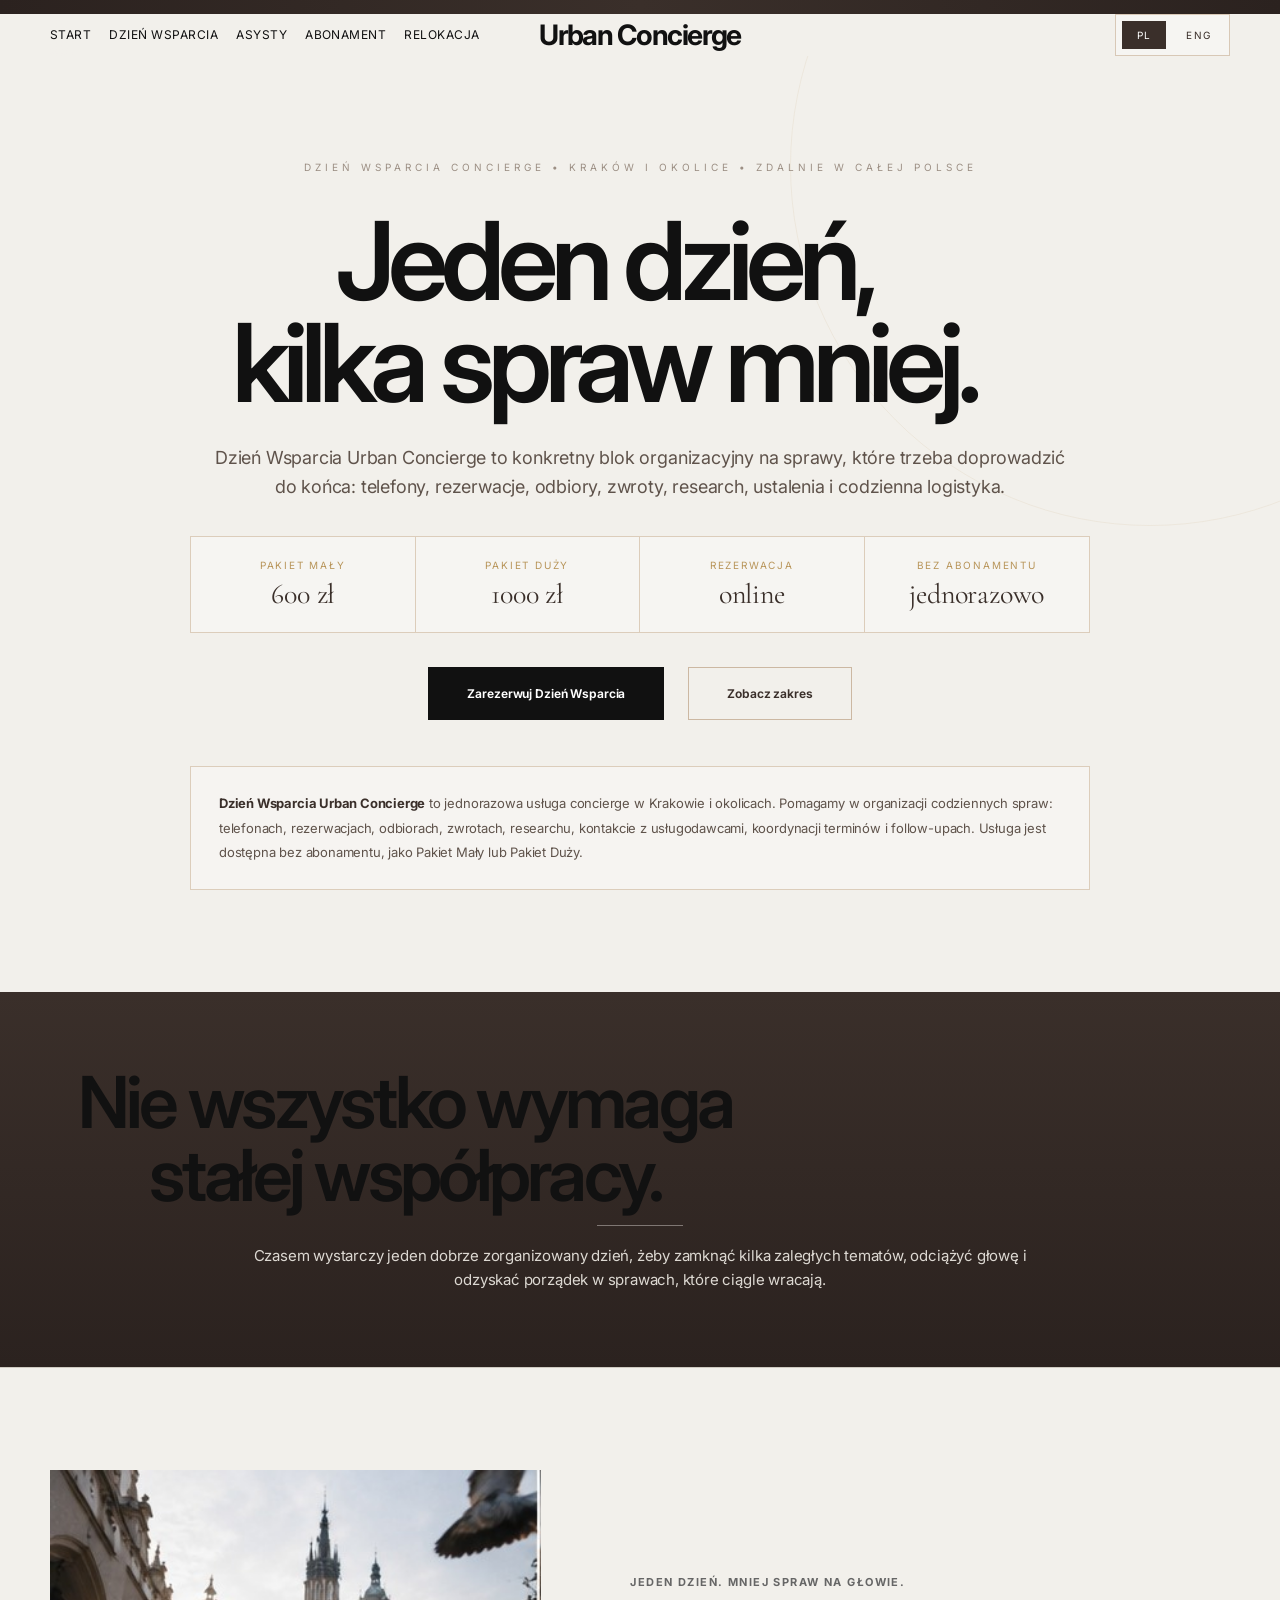
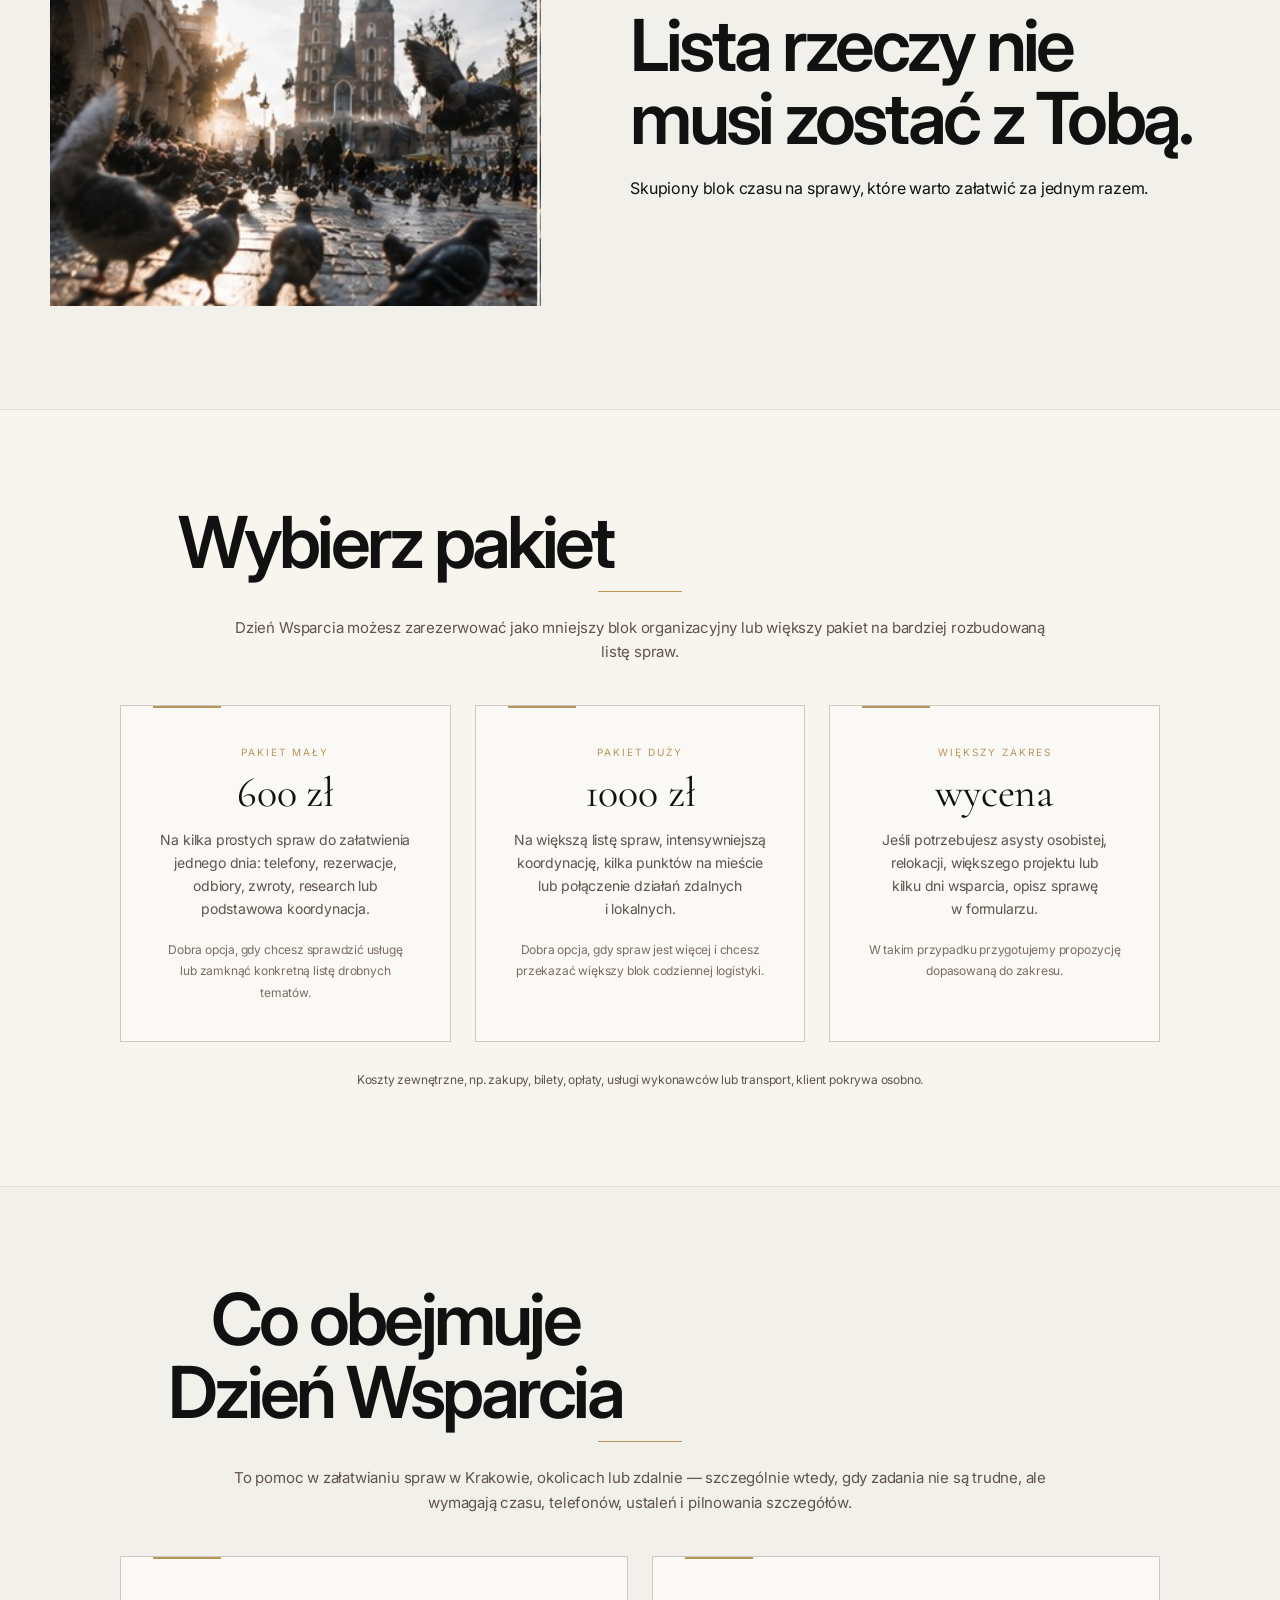
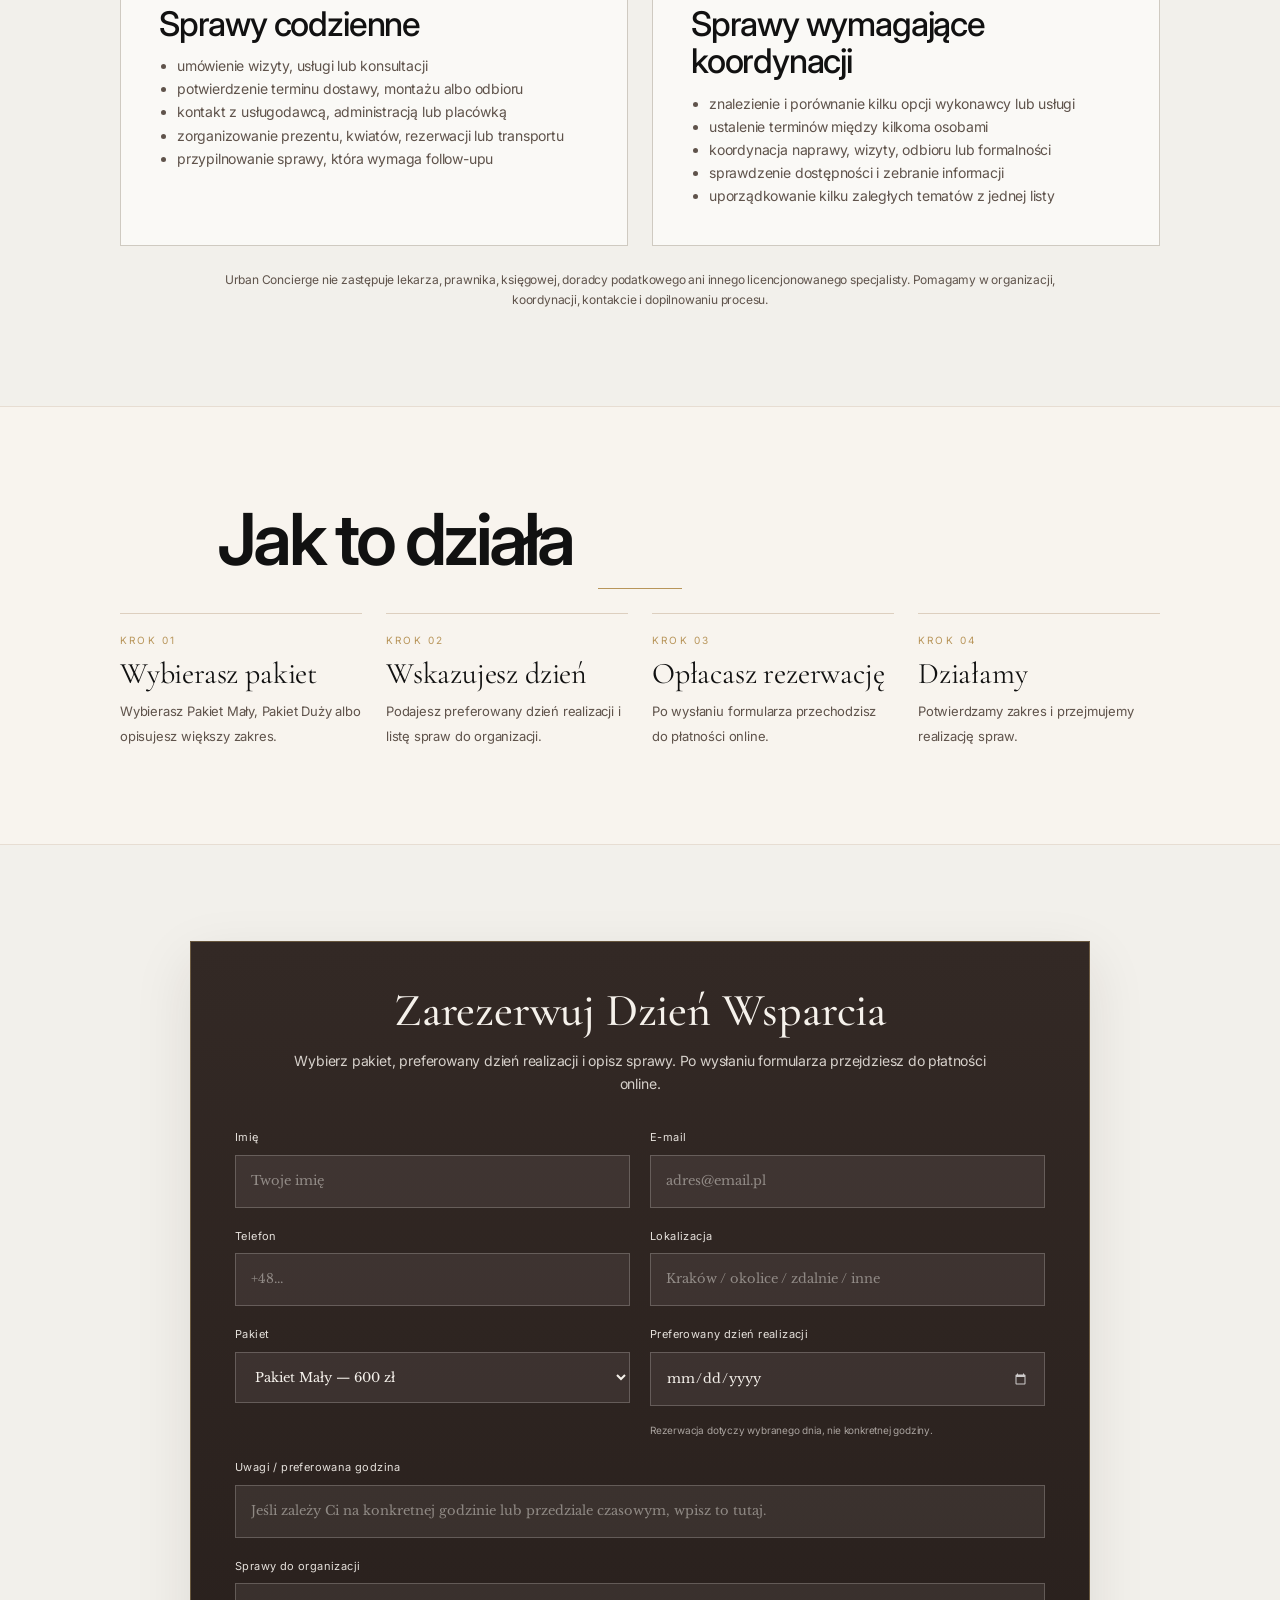
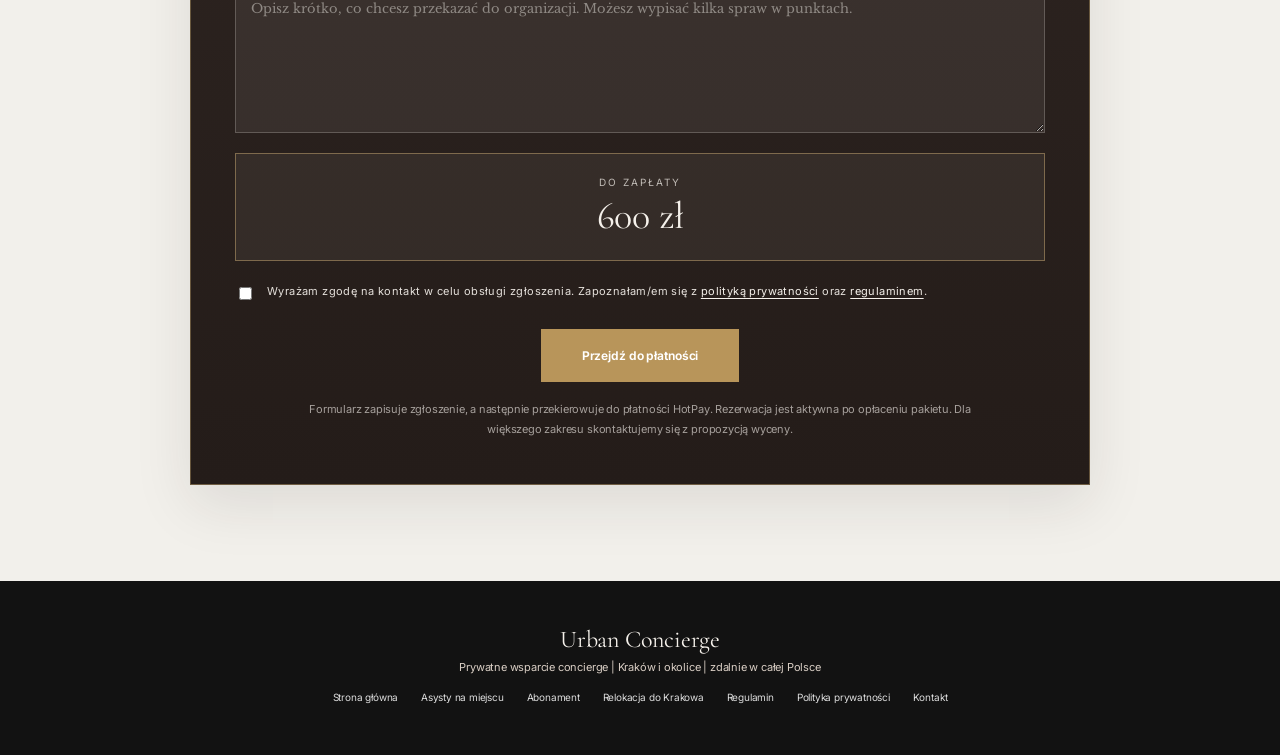
<file: 1-dzien-wsparcia/index.html>
<!DOCTYPE html>
<html lang="pl">
<head>
  <meta charset="UTF-8" />
  <meta name="viewport" content="width=device-width, initial-scale=1.0" />

  <title>Dzień Wsparcia Concierge Kraków | Urban Concierge</title>
  <meta name="description" content="Dzień Wsparcia Urban Concierge w Krakowie i okolicach. Pakiet Mały lub Pakiet Duży: organizacja spraw, telefony, rezerwacje, odbiory, koordynacja i codzienna logistyka. Płatność online." />

  <link rel="icon" type="image/png" href="/favicon.png">
  <link rel="canonical" href="https://urbanconcierge.pl/1-dzien-wsparcia/">

  <link rel="preconnect" href="https://fonts.googleapis.com">
  <link rel="preconnect" href="https://fonts.gstatic.com" crossorigin>
  <link href="https://fonts.googleapis.com/css2?family=Cormorant+Garamond:wght@500;600&family=Libre+Baskerville:wght@400;700&display=swap" rel="stylesheet">

  <script async src="https://www.googletagmanager.com/gtag/js?id=AW-18108841323"></script>
  <script>
    window.dataLayer = window.dataLayer || [];
    function gtag(){dataLayer.push(arguments);}
    gtag("js", new Date());
    gtag("config", "AW-18108841323");
  </script>

  <script type="application/ld+json">
  {
    "@context": "https://schema.org",
    "@type": "Service",
    "name": "Dzień Wsparcia Urban Concierge",
    "provider": {
      "@type": "LocalBusiness",
      "name": "Urban Concierge",
      "url": "https://urbanconcierge.pl/",
      "address": {
        "@type": "PostalAddress",
        "addressLocality": "Kraków",
        "addressCountry": "PL"
      }
    },
    "areaServed": ["Kraków", "Małopolska", "Polska"],
    "description": "Dzień Wsparcia Urban Concierge to jednorazowy blok organizacyjny na sprawy codzienne: telefony, rezerwacje, odbiory, zwroty, research, kontakt z usługodawcami, koordynacja i follow-up.",
    "offers": [
      {
        "@type": "Offer",
        "name": "Pakiet Mały",
        "price": "600",
        "priceCurrency": "PLN"
      },
      {
        "@type": "Offer",
        "name": "Pakiet Duży",
        "price": "1000",
        "priceCurrency": "PLN"
      }
    ]
  }
  </script>

  <style>
    :root {
      --bg: #F5F1EB;
      --soft-bg: #F8F4EE;
      --text: #3A2F2A;
      --muted: #5F534B;
      --soft: #7B6C61;
      --gold: #B8955A;
      --gold-soft: #C2A46D;
      --dark: #2B221F;
      --line: #E7DDD2;
      --line-strong: #DDCFBF;
    }

    * { box-sizing: border-box; }

    html, body {
      margin: 0;
      padding: 0;
      background: var(--bg);
      color: var(--text);
      scroll-behavior: smooth;
      overflow-x: hidden;
      -webkit-font-smoothing: antialiased;
      text-rendering: optimizeLegibility;
    }

    body { font-family: "Libre Baskerville", serif; }

    .topbar {
      height: 14px;
      background: linear-gradient(90deg, #2B221F 0%, #3A2F2A 50%, #2B221F 100%);
    }

    .shell {
      max-width: 1180px;
      margin: 0 auto;
      padding: 0 40px;
    }

    header { padding: 34px 0 0; }

    .header-inner {
      display: grid;
      grid-template-columns: 1fr auto 1fr;
      align-items: center;
      gap: 24px;
    }

    .mini-nav {
      display: flex;
      gap: 22px;
      font-size: 10px;
      letter-spacing: 1.1px;
      text-transform: uppercase;
    }

    .mini-nav a {
      color: var(--soft);
      text-decoration: none;
    }

    .mini-nav a:hover { color: var(--gold); }

    .brand {
      font-family: "Cormorant Garamond", serif;
      font-size: 31px;
      line-height: 1.1;
      font-weight: 600;
      color: var(--gold);
      text-decoration: none;
      white-space: nowrap;
    }

    .lang {
      justify-self: end;
      display: inline-flex;
      align-items: center;
      gap: 8px;
      padding: 6px;
      border: 1px solid #D8C8B6;
      background: rgba(255,255,255,0.32);
    }

    .lang span,
    .lang a {
      min-width: 44px;
      text-align: center;
      padding: 8px 12px;
      font-size: 10px;
      letter-spacing: 1.2px;
      text-transform: uppercase;
      text-decoration: none;
    }

    .lang span {
      background: var(--text);
      color: #fff;
    }

    .lang a { color: var(--text); }

    .hero {
      min-height: calc(88vh - 14px);
      display: flex;
      align-items: center;
      justify-content: center;
      padding: 58px 0 82px;
      position: relative;
      text-align: center;
      overflow: hidden;
    }

    .hero:before {
      content: "";
      position: absolute;
      width: 720px;
      height: 720px;
      border: 1px solid rgba(184,149,90,0.10);
      border-radius: 50%;
      top: -250px;
      right: -230px;
    }

    .hero-inner {
      position: relative;
      z-index: 1;
      max-width: 1040px;
      margin: 0 auto;
    }

    .kicker {
      font-size: 10px;
      line-height: 1.8;
      letter-spacing: 4px;
      text-transform: uppercase;
      color: #9C8F84;
      margin-bottom: 34px;
    }

    h1 {
      font-family: "Cormorant Garamond", serif;
      font-size: 76px;
      line-height: 1.03;
      font-weight: 500;
      letter-spacing: -0.9px;
      margin: 0 0 30px;
    }

    .sub {
      max-width: 870px;
      margin: 0 auto 24px;
      font-size: 18px;
      line-height: 2;
      color: var(--muted);
    }

    .ai-summary {
      max-width: 920px;
      margin: 34px auto 0;
      padding: 24px 28px;
      border: 1px solid #DCCDBB;
      background: rgba(255,255,255,0.28);
      font-size: 13px;
      line-height: 1.9;
      color: var(--muted);
      text-align: left;
    }

    .ai-summary strong { color: var(--text); }

    .offer-strip {
      max-width: 900px;
      margin: 34px auto 34px;
      display: grid;
      grid-template-columns: repeat(4, minmax(0, 1fr));
      border: 1px solid #DCCDBB;
      background: rgba(255,255,255,0.32);
    }

    .offer-item {
      padding: 22px 18px;
      border-right: 1px solid #DCCDBB;
    }

    .offer-item:last-child { border-right: none; }

    .offer-label {
      font-size: 10px;
      text-transform: uppercase;
      letter-spacing: 1.8px;
      color: var(--gold);
      margin-bottom: 8px;
    }

    .offer-value {
      font-family: "Cormorant Garamond", serif;
      font-size: 28px;
      line-height: 1.1;
      color: var(--text);
    }

    .btn {
      display: inline-block;
      padding: 18px 38px;
      margin: 0 10px 12px;
      font-size: 12px;
      letter-spacing: 0.55px;
      text-decoration: none;
      transition: 0.24s ease;
    }

    .btn-primary {
      background: var(--text);
      color: #fff;
      border: 1px solid var(--text);
    }

    .btn-primary:hover {
      background: #473934;
      border-color: #473934;
      transform: translateY(-1px);
    }

    .btn-secondary {
      color: var(--text);
      border: 1px solid #CCB8A2;
      background: transparent;
    }

    .btn-secondary:hover {
      background: #EEE6DD;
      border-color: var(--gold);
      transform: translateY(-1px);
    }

    .band {
      background: linear-gradient(180deg, #3A2F2A 0%, #2B221F 100%);
      color: #F5F1EB;
      padding: 74px 36px;
      text-align: center;
    }

    .band h2 {
      font-family: "Cormorant Garamond", serif;
      font-size: 48px;
      line-height: 1.08;
      font-weight: 500;
      margin: 0 0 12px;
    }

    .rule-light {
      width: 86px;
      height: 1px;
      background: rgba(245,241,235,0.40);
      margin: 0 auto 18px;
    }

    .band p {
      max-width: 800px;
      margin: 0 auto;
      font-size: 15px;
      line-height: 1.95;
      color: rgba(245,241,235,0.88);
    }

    section.content {
      padding: 96px 0;
      border-top: 1px solid var(--line);
    }

    section.soft { background: var(--soft-bg); }

    .title {
      font-family: "Cormorant Garamond", serif;
      font-size: 52px;
      line-height: 1.04;
      font-weight: 500;
      text-align: center;
      margin: 0 0 12px;
    }

    .rule {
      width: 84px;
      height: 1px;
      background: var(--gold);
      margin: 0 auto 24px;
    }

    .intro {
      max-width: 860px;
      margin: 0 auto 40px;
      text-align: center;
      font-size: 15px;
      line-height: 1.95;
      color: var(--muted);
    }

    .grid-2 {
      display: grid;
      grid-template-columns: repeat(2, 1fr);
      gap: 24px;
      max-width: 1040px;
      margin: 0 auto;
    }

    .grid-3 {
      display: grid;
      grid-template-columns: repeat(3, 1fr);
      gap: 24px;
      max-width: 1040px;
      margin: 0 auto;
    }

    .card {
      background: linear-gradient(180deg, #F8F4EE 0%, #F4EEE6 100%);
      border: 1px solid #E3D8CB;
      padding: 34px 32px;
      position: relative;
      box-shadow: 0 16px 40px rgba(58,47,42,0.04);
      min-height: 100%;
    }

    .card:before {
      content: "";
      position: absolute;
      top: 0;
      left: 32px;
      width: 68px;
      height: 2px;
      background: var(--gold);
    }

    .card h3 {
      font-family: "Cormorant Garamond", serif;
      font-size: 34px;
      line-height: 1.06;
      font-weight: 500;
      margin: 10px 0 12px;
    }

    .card p,
    .card li {
      font-size: 14px;
      line-height: 1.9;
      color: var(--muted);
    }

    .card ul {
      margin: 0;
      padding-left: 18px;
    }

    .price-card { text-align: center; }

    .price-label {
      font-size: 10px;
      line-height: 1.6;
      letter-spacing: 2px;
      text-transform: uppercase;
      color: var(--gold);
      margin-bottom: 12px;
    }

    .price-value {
      font-family: "Cormorant Garamond", serif;
      font-size: 42px;
      line-height: 1;
      margin-bottom: 12px;
    }

    .price-note {
      font-size: 12px;
      line-height: 1.8;
      color: var(--soft);
      margin-top: 18px;
    }

    .steps {
      display: grid;
      grid-template-columns: repeat(4, 1fr);
      gap: 24px;
      max-width: 1040px;
      margin: 0 auto;
    }

    .step {
      border-top: 1px solid var(--line-strong);
      padding-top: 18px;
    }

    .step-no {
      font-size: 10px;
      line-height: 1.6;
      letter-spacing: 2.2px;
      text-transform: uppercase;
      color: var(--gold);
      margin-bottom: 10px;
    }

    .step-title {
      font-family: "Cormorant Garamond", serif;
      font-size: 30px;
      line-height: 1.04;
      margin-bottom: 10px;
    }

    .step p {
      font-size: 13px;
      line-height: 1.9;
      color: var(--muted);
      margin: 0;
    }

    .form-wrap {
      max-width: 900px;
      margin: 0 auto;
      padding: 44px;
      background: linear-gradient(180deg, #332925 0%, #241C19 100%);
      border: 1px solid rgba(194,164,109,0.42);
      color: #F5F1EB;
      box-shadow: 0 20px 54px rgba(43,34,31,0.10);
    }

    .form-head {
      text-align: center;
      margin-bottom: 34px;
    }

    .form-title {
      font-family: "Cormorant Garamond", serif;
      font-size: 46px;
      line-height: 1.06;
      font-weight: 500;
      margin: 0 0 14px;
    }

    .form-copy {
      max-width: 700px;
      margin: 0 auto;
      font-size: 14px;
      line-height: 1.9;
      color: rgba(245,241,235,0.84);
    }

    .form-grid {
      display: grid;
      grid-template-columns: repeat(2, 1fr);
      gap: 20px;
    }

    .field {
      display: flex;
      flex-direction: column;
      gap: 8px;
    }

    .field-full { grid-column: 1 / -1; }

    label {
      font-size: 11px;
      line-height: 1.6;
      letter-spacing: 0.4px;
      color: rgba(245,241,235,0.92);
    }

    input,
    select,
    textarea {
      width: 100%;
      border: 1px solid rgba(245,241,235,0.22);
      background: rgba(245,241,235,0.07);
      color: #F5F1EB;
      padding: 15px;
      font-family: "Libre Baskerville", serif;
      font-size: 13px;
      line-height: 1.6;
      outline: none;
      border-radius: 0;
    }

    input::placeholder,
    textarea::placeholder { color: rgba(245,241,235,0.46); }

    select option {
      color: #3A2F2A;
      background: #F5F1EB;
    }

    textarea {
      min-height: 150px;
      resize: vertical;
    }

    input[type="date"]::-webkit-calendar-picker-indicator {
      filter: invert(1);
      opacity: 0.75;
      cursor: pointer;
    }

    input:focus,
    select:focus,
    textarea:focus {
      border-color: rgba(194,164,109,0.86);
      background: rgba(245,241,235,0.10);
    }

    .small-note {
      font-size: 10px;
      line-height: 1.7;
      color: rgba(245,241,235,0.62);
      margin-top: 8px;
    }

    .total-box {
      grid-column: 1 / -1;
      border: 1px solid rgba(194,164,109,0.52);
      padding: 22px;
      text-align: center;
      background: rgba(245,241,235,0.06);
    }

    .total-label {
      font-size: 10px;
      letter-spacing: 2px;
      text-transform: uppercase;
      color: rgba(245,241,235,0.72);
      margin-bottom: 8px;
    }

    .total-value {
      font-family: "Cormorant Garamond", serif;
      font-size: 38px;
      line-height: 1.1;
      color: #F5F1EB;
    }

    .consent {
      margin: 22px 0 26px;
      display: flex;
      gap: 12px;
      align-items: flex-start;
    }

    .consent input {
      width: auto;
      margin-top: 4px;
      accent-color: var(--gold);
    }

    .consent a {
      color: #F5F1EB;
      text-decoration: underline;
      text-underline-offset: 3px;
    }

    .hidden { display: none; }

    .submit-wrap { text-align: center; }

    button {
      cursor: pointer;
      border-radius: 0;
      border: 1px solid var(--gold);
      background: var(--gold);
      color: #fff;
      padding: 18px 40px;
      font-family: "Libre Baskerville", serif;
      font-size: 12px;
      letter-spacing: 0.55px;
    }

    button:hover {
      background: var(--gold-soft);
      border-color: var(--gold-soft);
    }

    .form-note {
      max-width: 680px;
      margin: 18px auto 0;
      text-align: center;
      font-size: 11px;
      line-height: 1.8;
      color: rgba(245,241,235,0.62);
    }

    footer {
      background: linear-gradient(180deg, #261E1B 0%, #1E1714 100%);
      padding: 44px 34px 48px;
      text-align: center;
    }

    .footer-brand {
      font-family: "Cormorant Garamond", serif;
      font-size: 24px;
      color: #F5F1EB;
      margin-bottom: 6px;
    }

    .footer-sub {
      font-size: 11px;
      color: #D9CEC4;
      margin-bottom: 14px;
    }

    .footer-links {
      font-size: 10px;
      line-height: 1.9;
    }

    .footer-links a {
      color: #F5F1EB;
      text-decoration: none;
      margin: 0 10px;
      opacity: 0.92;
    }

    .footer-links a:hover { text-decoration: underline; }

    @media (max-width: 1100px) {
      .mini-nav { display: none; }
      .steps { grid-template-columns: repeat(2, 1fr); }
      .grid-3 { grid-template-columns: 1fr; }
    }

    @media (max-width: 900px) {
      .grid-2 { grid-template-columns: 1fr; }
      h1 { font-size: 56px; }
      .offer-strip { grid-template-columns: repeat(2, minmax(0, 1fr)); }
      .offer-item:nth-child(2) { border-right: none; }
      .offer-item:nth-child(1),
      .offer-item:nth-child(2) { border-bottom: 1px solid #DCCDBB; }
    }

    @media (max-width: 768px) {
      .shell { padding: 0 20px; }
      header { padding-top: 26px; }

      .header-inner {
        grid-template-columns: 1fr;
        gap: 18px;
      }

      .brand {
        justify-self: center;
        font-size: 28px;
      }

      .lang { justify-self: center; }

      .hero {
        min-height: auto;
        padding: 34px 0 64px;
      }

      .kicker {
        letter-spacing: 3px;
        margin-bottom: 22px;
      }

      h1 {
        font-size: 42px;
        line-height: 1.08;
      }

      .sub {
        font-size: 16px;
        line-height: 1.9;
      }

      .offer-strip { grid-template-columns: 1fr; }

      .offer-item {
        border-right: none;
        border-bottom: 1px solid #DCCDBB;
      }

      .offer-item:last-child { border-bottom: none; }

      .btn {
        display: block;
        max-width: 340px;
        margin: 0 auto 12px;
      }

      section.content { padding: 76px 0; }

      .title,
      .band h2,
      .form-title { font-size: 36px; }

      .steps,
      .form-grid { grid-template-columns: 1fr; }

      .form-wrap { padding: 34px 22px; }

      button { width: 100%; }
    }
  </style>

<style id="uc-system-refresh">
:root{--uc-ink:#151515;--uc-paper:#f4f1ea;--uc-line:rgba(21,21,21,.16)}
html{scroll-behavior:smooth}body{overflow-x:hidden}
.site-nav{display:flex;justify-content:center;gap:18px;flex-wrap:wrap;font-size:12px;letter-spacing:.04em;text-transform:uppercase}.site-nav a{color:inherit;text-decoration:none;border-bottom:1px solid transparent;padding:5px 0}.site-nav a:hover{border-color:currentColor}
.header-inner,.uc-headerbar{grid-template-columns:1fr auto 1fr!important;align-items:center!important}.header-inner>.site-nav,.uc-headerbar>.site-nav{justify-self:start}.brand,.uc-brand{white-space:nowrap}.lang,.uc-lang-switch{justify-self:end}
.hero{position:relative}.hero .shell,.uc-hero .uc-shell{position:relative}.hero-inner{max-width:900px}.sub,.intro,.band p,.form-copy,.card p,.card li{line-height:1.65!important}.content{overflow:hidden}.card{min-width:0}
.uc-photo img,.service-photo img{width:100%;height:auto;display:block}.service-photo{margin:0;overflow:hidden}.service-photo.wide{max-width:1180px;margin:0 auto}.service-photo.inset{max-width:720px;margin:0 auto}.service-photo-section{padding:clamp(34px,5vw,76px) 0}.service-photo-section.dark{background:#171717}.service-photo-section.dark img{opacity:.92}
.service-editorial{display:grid;grid-template-columns:minmax(0,.9fr) minmax(0,1.1fr);gap:clamp(28px,5vw,76px);align-items:center}.service-editorial.reverse .service-photo{order:2}.service-editorial .service-copy{max-width:600px}.service-eyebrow{font-size:12px;letter-spacing:.13em;text-transform:uppercase;margin-bottom:16px}.service-copy h2{font-size:clamp(34px,5vw,68px);line-height:1;letter-spacing:-.035em;margin:0 0 20px}.service-copy p{font-size:clamp(16px,1.5vw,20px);line-height:1.6;margin:0}
@media(max-width:900px){.header-inner,.uc-headerbar{grid-template-columns:1fr auto!important}.site-nav{grid-column:1/-1;grid-row:2;justify-self:stretch!important;justify-content:flex-start!important;overflow-x:auto;flex-wrap:nowrap;padding:10px 0 2px}.site-nav a{white-space:nowrap}.brand,.uc-brand{justify-self:start}.lang,.uc-lang-switch{justify-self:end}.service-editorial,.service-editorial.reverse{grid-template-columns:1fr}.service-editorial.reverse .service-photo{order:initial}}
@media(max-width:600px){.site-nav{gap:15px;font-size:11px}.hero h1,.uc-h1{overflow-wrap:normal;word-break:normal}.offer-strip,.uc-offer-strip{overflow:hidden}.service-photo-section{padding:30px 0}.content,section.content{padding-top:52px!important;padding-bottom:52px!important}}
</style>
  <link rel="stylesheet" href="/assets/urban-2026.css">
  <link rel="stylesheet" href="/assets/hotpay-config.css">
</head>

<body>
  <div class="topbar"></div>

  <header class="shell">
    <div class="header-inner">
      <nav class="site-nav" aria-label="Nawigacja serwisu"><a href="/">Start</a><a href="/1-dzien-wsparcia/">Dzień Wsparcia</a><a href="/asysty/">Asysty</a><a href="/abonament/">Abonament</a><a href="/relokacja-krakow/">Relokacja</a></nav>

      <a href="/" class="brand">Urban Concierge</a>

      <div class="lang">
        <span>PL</span>
        <a href="/expats-krakow/one-day-support/">ENG</a>
      </div>
    </div>
  </header>

  <main>
    <section class="hero">
      <div class="shell">
        <div class="hero-inner">
          <div class="kicker">Dzień Wsparcia Concierge • Kraków i okolice • zdalnie w całej Polsce</div>

          <h1>Jeden dzień,<br>kilka spraw mniej.</h1>

          <div class="sub">
            Dzień Wsparcia Urban Concierge to konkretny blok organizacyjny na sprawy, które trzeba doprowadzić do końca: telefony, rezerwacje, odbiory, zwroty, research, ustalenia i codzienna logistyka.
          </div>

          <div class="offer-strip">
            <div class="offer-item">
              <div class="offer-label">Pakiet Mały</div>
              <div class="offer-value">600 zł</div>
            </div>

            <div class="offer-item">
              <div class="offer-label">Pakiet Duży</div>
              <div class="offer-value">1000 zł</div>
            </div>

            <div class="offer-item">
              <div class="offer-label">Rezerwacja</div>
              <div class="offer-value">online</div>
            </div>

            <div class="offer-item">
              <div class="offer-label">Bez abonamentu</div>
              <div class="offer-value">jednorazowo</div>
            </div>
          </div>

          <a href="#rezerwacja" class="btn btn-primary">Zarezerwuj Dzień Wsparcia</a>
          <a href="#zakres" class="btn btn-secondary">Zobacz zakres</a>

          <div class="ai-summary">
            <strong>Dzień Wsparcia Urban Concierge</strong> to jednorazowa usługa concierge w Krakowie i okolicach. Pomagamy w organizacji codziennych spraw: telefonach, rezerwacjach, odbiorach, zwrotach, researchu, kontakcie z usługodawcami, koordynacji terminów i follow-upach. Usługa jest dostępna bez abonamentu, jako Pakiet Mały lub Pakiet Duży.
          </div>
        </div>
      </div>
    </section>

    <section class="band">
      <div class="shell">
        <h2>Nie wszystko wymaga stałej współpracy.</h2>
        <div class="rule-light"></div>
        <p>
          Czasem wystarczy jeden dobrze zorganizowany dzień, żeby zamknąć kilka zaległych tematów, odciążyć głowę i odzyskać porządek w sprawach, które ciągle wracają.
        </p>
      </div>
    </section>

    <section class="service-photo-section"><div class="shell service-editorial"><figure class="service-photo"><img src="/assets/photos/krakow-01.jpg" alt="Kraków"></figure><div class="service-copy"><div class="service-eyebrow">JEDEN DZIEŃ. MNIEJ SPRAW NA GŁOWIE.</div><h2>Lista rzeczy nie musi zostać z Tobą.</h2><p>Skupiony blok czasu na sprawy, które warto załatwić za jednym razem.</p></div></div></section>
<section class="content soft" id="pakiety">
      <div class="shell">
        <h2 class="title">Wybierz pakiet</h2>
        <div class="rule"></div>

        <p class="intro">
          Dzień Wsparcia możesz zarezerwować jako mniejszy blok organizacyjny lub większy pakiet na bardziej rozbudowaną listę spraw.
        </p>

        <div class="grid-3">
          <div class="card price-card">
            <div class="price-label">Pakiet Mały</div>
            <div class="price-value">600 zł</div>
            <p>
              Na kilka prostych spraw do załatwienia jednego dnia: telefony, rezerwacje, odbiory, zwroty, research lub podstawowa koordynacja.
            </p>
            <div class="price-note">Dobra opcja, gdy chcesz sprawdzić usługę lub zamknąć konkretną listę drobnych tematów.</div>
          </div>

          <div class="card price-card">
            <div class="price-label">Pakiet Duży</div>
            <div class="price-value">1000 zł</div>
            <p>
              Na większą listę spraw, intensywniejszą koordynację, kilka punktów na mieście lub połączenie działań zdalnych i lokalnych.
            </p>
            <div class="price-note">Dobra opcja, gdy spraw jest więcej i chcesz przekazać większy blok codziennej logistyki.</div>
          </div>

          <div class="card price-card">
            <div class="price-label">Większy zakres</div>
            <div class="price-value">wycena</div>
            <p>
              Jeśli potrzebujesz asysty osobistej, relokacji, większego projektu lub kilku dni wsparcia, opisz sprawę w formularzu.
            </p>
            <div class="price-note">W takim przypadku przygotujemy propozycję dopasowaną do zakresu.</div>
          </div>
        </div>

        <p class="intro" style="font-size:12px; margin-top:28px; margin-bottom:0;">
          Koszty zewnętrzne, np. zakupy, bilety, opłaty, usługi wykonawców lub transport, klient pokrywa osobno.
        </p>
      </div>
    </section>

    <section class="content" id="zakres">
      <div class="shell">
        <h2 class="title">Co obejmuje Dzień Wsparcia</h2>
        <div class="rule"></div>

        <p class="intro">
          To pomoc w załatwianiu spraw w Krakowie, okolicach lub zdalnie — szczególnie wtedy, gdy zadania nie są trudne, ale wymagają czasu, telefonów, ustaleń i pilnowania szczegółów.
        </p>

        <div class="grid-2">
          <div class="card">
            <h3>Sprawy codzienne</h3>
            <ul>
              <li>umówienie wizyty, usługi lub konsultacji</li>
              <li>potwierdzenie terminu dostawy, montażu albo odbioru</li>
              <li>kontakt z usługodawcą, administracją lub placówką</li>
              <li>zorganizowanie prezentu, kwiatów, rezerwacji lub transportu</li>
              <li>przypilnowanie sprawy, która wymaga follow-upu</li>
            </ul>
          </div>

          <div class="card">
            <h3>Sprawy wymagające koordynacji</h3>
            <ul>
              <li>znalezienie i porównanie kilku opcji wykonawcy lub usługi</li>
              <li>ustalenie terminów między kilkoma osobami</li>
              <li>koordynacja naprawy, wizyty, odbioru lub formalności</li>
              <li>sprawdzenie dostępności i zebranie informacji</li>
              <li>uporządkowanie kilku zaległych tematów z jednej listy</li>
            </ul>
          </div>
        </div>

        <p class="intro" style="font-size:12px; margin-top:24px; margin-bottom:0;">
          Urban Concierge nie zastępuje lekarza, prawnika, księgowej, doradcy podatkowego ani innego licencjonowanego specjalisty. Pomagamy w organizacji, koordynacji, kontakcie i dopilnowaniu procesu.
        </p>
      </div>
    </section>

    <section class="content soft">
      <div class="shell">
        <h2 class="title">Jak to działa</h2>
        <div class="rule"></div>

        <div class="steps">
          <div class="step">
            <div class="step-no">Krok 01</div>
            <div class="step-title">Wybierasz pakiet</div>
            <p>Wybierasz Pakiet Mały, Pakiet Duży albo opisujesz większy zakres.</p>
          </div>

          <div class="step">
            <div class="step-no">Krok 02</div>
            <div class="step-title">Wskazujesz dzień</div>
            <p>Podajesz preferowany dzień realizacji i listę spraw do organizacji.</p>
          </div>

          <div class="step">
            <div class="step-no">Krok 03</div>
            <div class="step-title">Opłacasz rezerwację</div>
            <p>Po wysłaniu formularza przechodzisz do płatności online.</p>
          </div>

          <div class="step">
            <div class="step-no">Krok 04</div>
            <div class="step-title">Działamy</div>
            <p>Potwierdzamy zakres i przejmujemy realizację spraw.</p>
          </div>
        </div>
      </div>
    </section>

    <section class="content" id="rezerwacja">
      <div class="shell">
        <div class="form-wrap">
          <div class="form-head">
            <div class="form-title">Zarezerwuj Dzień Wsparcia</div>
            <div class="form-copy">
              Wybierz pakiet, preferowany dzień realizacji i opisz sprawy. Po wysłaniu formularza przejdziesz do płatności online.
            </div>
          </div>

          <form name="dzien-wsparcia-pl" method="POST" data-netlify="true" netlify-honeypot="bot-field" id="supportDayForm">
            <input type="hidden" name="form-name" value="dzien-wsparcia-pl">
            <input type="hidden" name="source_page" value="Dzień Wsparcia PL">
            <input type="hidden" id="priceHidden" name="wartosc_pakietu" value="600 zł">
            <input type="hidden" id="packageHidden" name="wybrany_pakiet" value="Pakiet Mały">
            <input type="hidden" id="orderIdHidden" name="numer_zamowienia" value="">

            <p class="hidden">
              <label>Nie wypełniaj tego pola: <input name="bot-field"></label>
            </p>

            <div class="form-grid">
              <div class="field">
                <label for="name">Imię</label>
                <input id="name" name="imie" type="text" placeholder="Twoje imię" required>
              </div>

              <div class="field">
                <label for="email">E-mail</label>
                <input id="email" name="email" type="email" placeholder="adres@email.pl" required>
              </div>

              <div class="field">
                <label for="phone">Telefon</label>
                <input id="phone" name="telefon" type="tel" placeholder="+48..." required>
              </div>

              <div class="field">
                <label for="location">Lokalizacja</label>
                <input id="location" name="lokalizacja" type="text" placeholder="Kraków / okolice / zdalnie / inne">
              </div>

              <div class="field">
                <label for="package">Pakiet</label>
                <select id="package" name="pakiet" required>
                  <option value="small" data-price="600" data-label="Pakiet Mały">Pakiet Mały — 600 zł</option>
                  <option value="large" data-price="1000" data-label="Pakiet Duży">Pakiet Duży — 1000 zł</option>
                  <option value="custom" data-price="0" data-label="Wycena indywidualna">Większy zakres — wycena indywidualna</option>
                </select>
              </div>

              <div class="field">
                <label for="date">Preferowany dzień realizacji</label>
                <input id="date" name="preferowany_dzien_realizacji" type="date" required>
                <div class="small-note">Rezerwacja dotyczy wybranego dnia, nie konkretnej godziny.</div>
              </div>

              <div class="field field-full">
                <label for="preferredTime">Uwagi / preferowana godzina</label>
                <input id="preferredTime" name="uwagi_preferowana_godzina" type="text" placeholder="Jeśli zależy Ci na konkretnej godzinie lub przedziale czasowym, wpisz to tutaj.">
              </div>

              <div class="field field-full">
                <label for="message">Sprawy do organizacji</label>
                <textarea id="message" name="sprawy_do_organizacji" placeholder="Opisz krótko, co chcesz przekazać do organizacji. Możesz wypisać kilka spraw w punktach." required></textarea>
              </div>

              <div class="total-box">
                <div class="total-label">Do zapłaty</div>
                <div class="total-value" id="priceDisplay">600 zł</div>
              </div>
            </div>

            <div class="consent">
              <input id="consent" name="zgoda_na_kontakt" type="checkbox" required>
              <label for="consent">
                Wyrażam zgodę na kontakt w celu obsługi zgłoszenia. Zapoznałam/em się z
                <a href="/polityka%20prywatnosci%20UC.pdf" target="_blank" rel="noopener">polityką prywatności</a>
                oraz
                <a href="/Regulamin%20UC.pdf" target="_blank" rel="noopener">regulaminem</a>.
              </label>
            </div>

            <div class="submit-wrap">
              <button type="submit" id="submitButton">Przejdź do płatności</button>
            </div>

            <div class="form-note">
              Formularz zapisuje zgłoszenie, a następnie przekierowuje do płatności HotPay. Rezerwacja jest aktywna po opłaceniu pakietu. Dla większego zakresu skontaktujemy się z propozycją wyceny.
            </div>
          </form>
        </div>
      </div>
    </section>
  </main>

  <footer>
    <div class="footer-brand">Urban Concierge</div>
    <div class="footer-sub">Prywatne wsparcie concierge | Kraków i okolice | zdalnie w całej Polsce</div>

    <div class="footer-links">
      <a href="/">Strona główna</a>
      <a href="/asysty/">Asysty na miejscu</a>
      <a href="/abonament/">Abonament</a>
      <a href="/relokacja-krakow/">Relokacja do Krakowa</a>
      <a href="/Regulamin%20UC.pdf" target="_blank" rel="noopener">Regulamin</a>
      <a href="/polityka%20prywatnosci%20UC.pdf" target="_blank" rel="noopener">Polityka prywatności</a>
      <a href="mailto:info@urbanconcierge.pl">Kontakt</a>
    </div>
  </footer>

  <script>
    const form = document.getElementById("supportDayForm");
    const packageSelect = document.getElementById("package");
    const dateInput = document.getElementById("date");
    const priceDisplay = document.getElementById("priceDisplay");
    const priceHidden = document.getElementById("priceHidden");
    const packageHidden = document.getElementById("packageHidden");
    const orderIdHidden = document.getElementById("orderIdHidden");
    const submitButton = document.getElementById("submitButton");

    const HOTPAY_URL = "https://platnosc.hotpay.pl/";
    const HOTPAY_SECRET = getComputedStyle(document.documentElement).getPropertyValue("--uc-hotpay-secret").trim().replace(/^"|"$/g, "");

    function isWeekend(dateString) {
      const selectedDate = new Date(dateString + "T12:00:00");
      const day = selectedDate.getDay();
      return day === 0 || day === 6;
    }

    function updatePackage() {
      const selected = packageSelect.options[packageSelect.selectedIndex];
      const price = parseInt(selected.dataset.price, 10);
      const label = selected.dataset.label;

      packageHidden.value = label;

      if (price > 0) {
        priceDisplay.textContent = price + " zł";
        priceHidden.value = price + " zł";
        submitButton.textContent = "Przejdź do płatności";
      } else {
        priceDisplay.textContent = "Wycena";
        priceHidden.value = "Wycena indywidualna";
        submitButton.textContent = "Wyślij zapytanie";
      }
    }

    function encode(data) {
      return new URLSearchParams(data).toString();
    }

    function addHotpayField(formElement, name, value) {
      const input = document.createElement("input");
      input.type = "hidden";
      input.name = name;
      input.value = value;
      formElement.appendChild(input);
    }

    packageSelect.addEventListener("change", updatePackage);

    dateInput.addEventListener("change", function () {
      if (isWeekend(dateInput.value)) {
        alert("Rezerwacje online są dostępne od poniedziałku do piątku. Proszę wybrać dzień roboczy.");
        dateInput.value = "";
      }
    });

    form.addEventListener("submit", function(e) {
      e.preventDefault();

      if (isWeekend(dateInput.value)) {
        alert("Rezerwacje online są dostępne od poniedziałku do piątku. Proszę wybrać dzień roboczy.");
        return;
      }

      const selected = packageSelect.options[packageSelect.selectedIndex];
      const price = parseInt(selected.dataset.price, 10);
      const label = selected.dataset.label;
      const orderId = "UC-DW-" + Date.now();

      orderIdHidden.value = orderId;

      const formData = new FormData(form);
      formData.append("kwota_do_zaplaty", price > 0 ? price + " zł" : "Wycena indywidualna");

      fetch("/", {
        method: "POST",
        headers: { "Content-Type": "application/x-www-form-urlencoded" },
        body: encode(formData)
      })
      .then(() => {
        if (price === 0) {
          alert("Dziękujemy. Zgłoszenie zostało wysłane. Skontaktujemy się z propozycją wyceny.");
          form.reset();
          updatePackage();
          return;
        }

        const hotpayForm = document.createElement("form");
        hotpayForm.method = "POST";
        hotpayForm.action = HOTPAY_URL;

        addHotpayField(hotpayForm, "SEKRET", HOTPAY_SECRET);
        addHotpayField(hotpayForm, "KWOTA", price);
        addHotpayField(hotpayForm, "NAZWA_USLUGI", "Urban Concierge - Dzień Wsparcia - " + label);
        addHotpayField(hotpayForm, "ADRES_WWW", "https://urbanconcierge.pl/1-dzien-wsparcia/");
        addHotpayField(hotpayForm, "ID_ZAMOWIENIA", orderId);
        addHotpayField(hotpayForm, "EMAIL", document.getElementById("email").value);

        const customerData =
          document.getElementById("name").value +
          " | tel: " +
          document.getElementById("phone").value;

        addHotpayField(hotpayForm, "DANE_OSOBOWE", customerData);

        document.body.appendChild(hotpayForm);
        hotpayForm.submit();
      })
      .catch(() => {
        alert("Nie udało się wysłać formularza. Spróbuj ponownie albo napisz na info@urbanconcierge.pl.");
      });
    });

    updatePackage();
  </script>
</body>
</html>
</file>
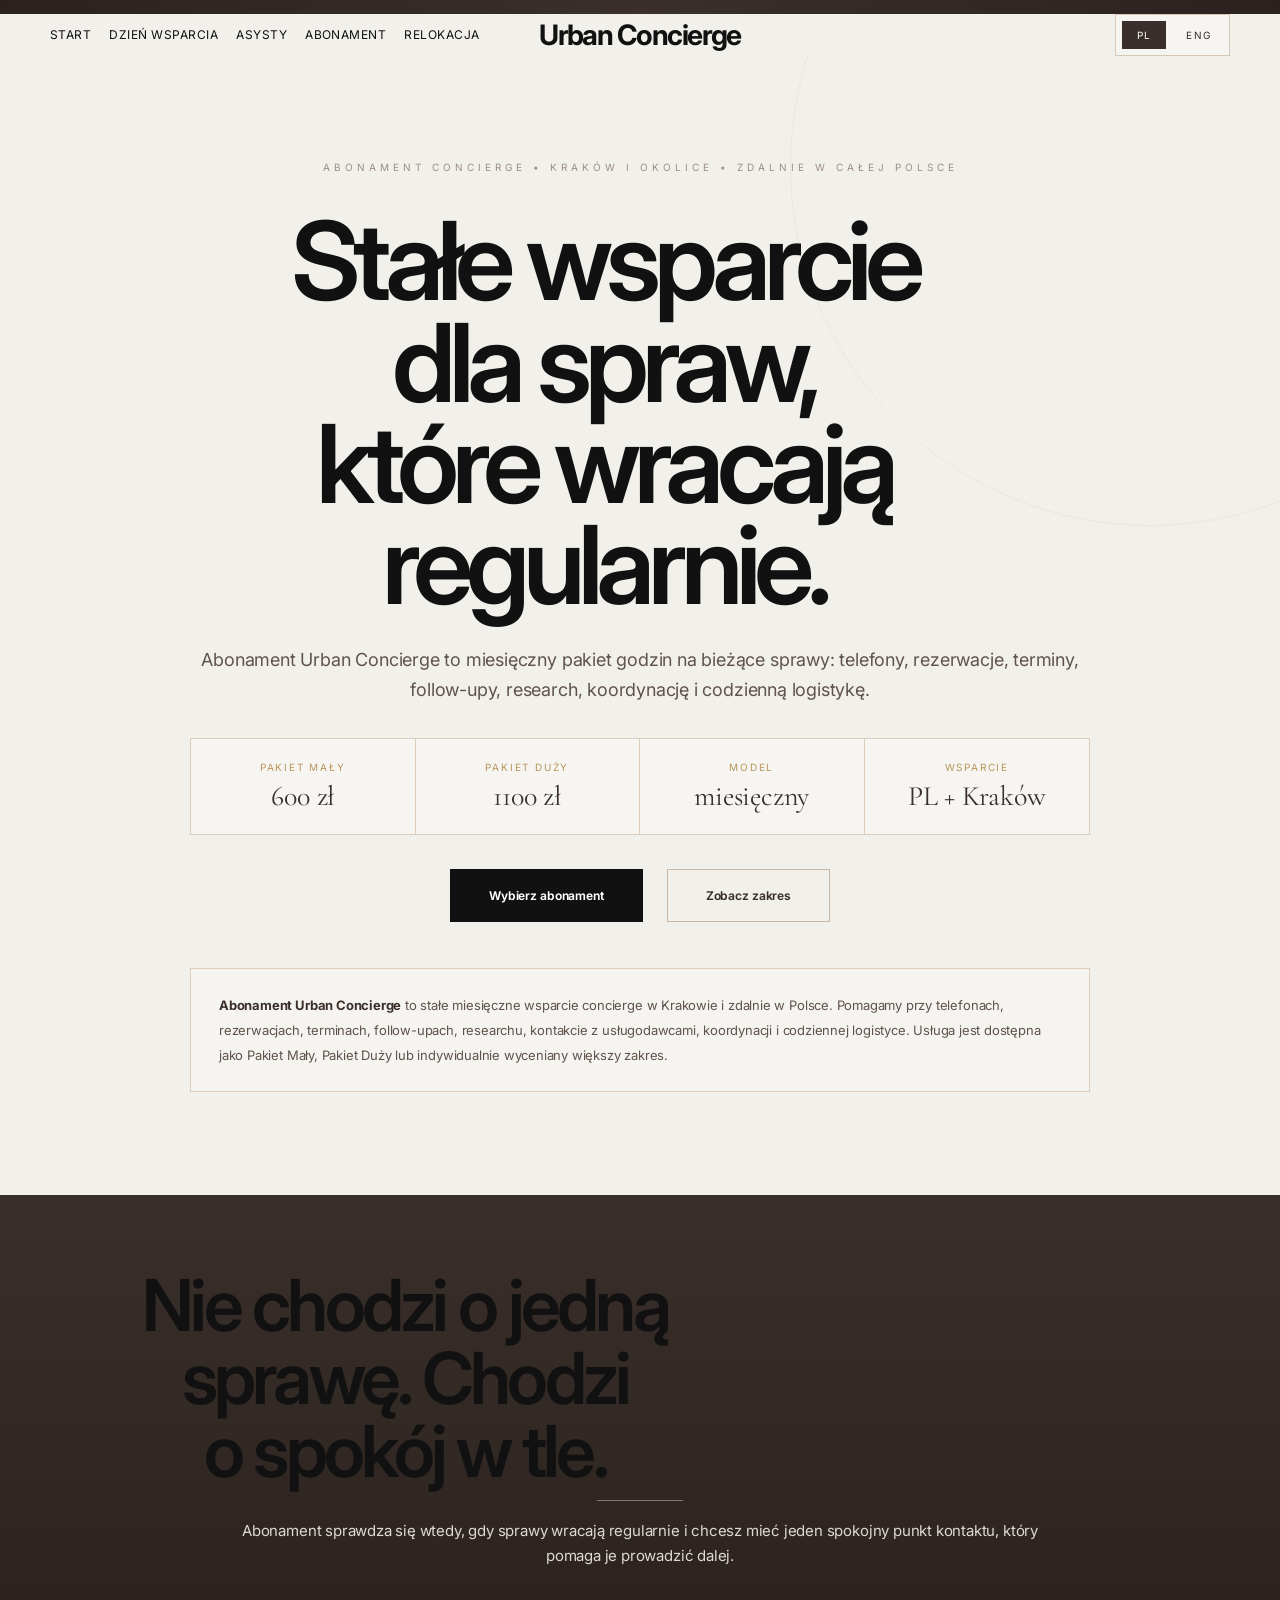
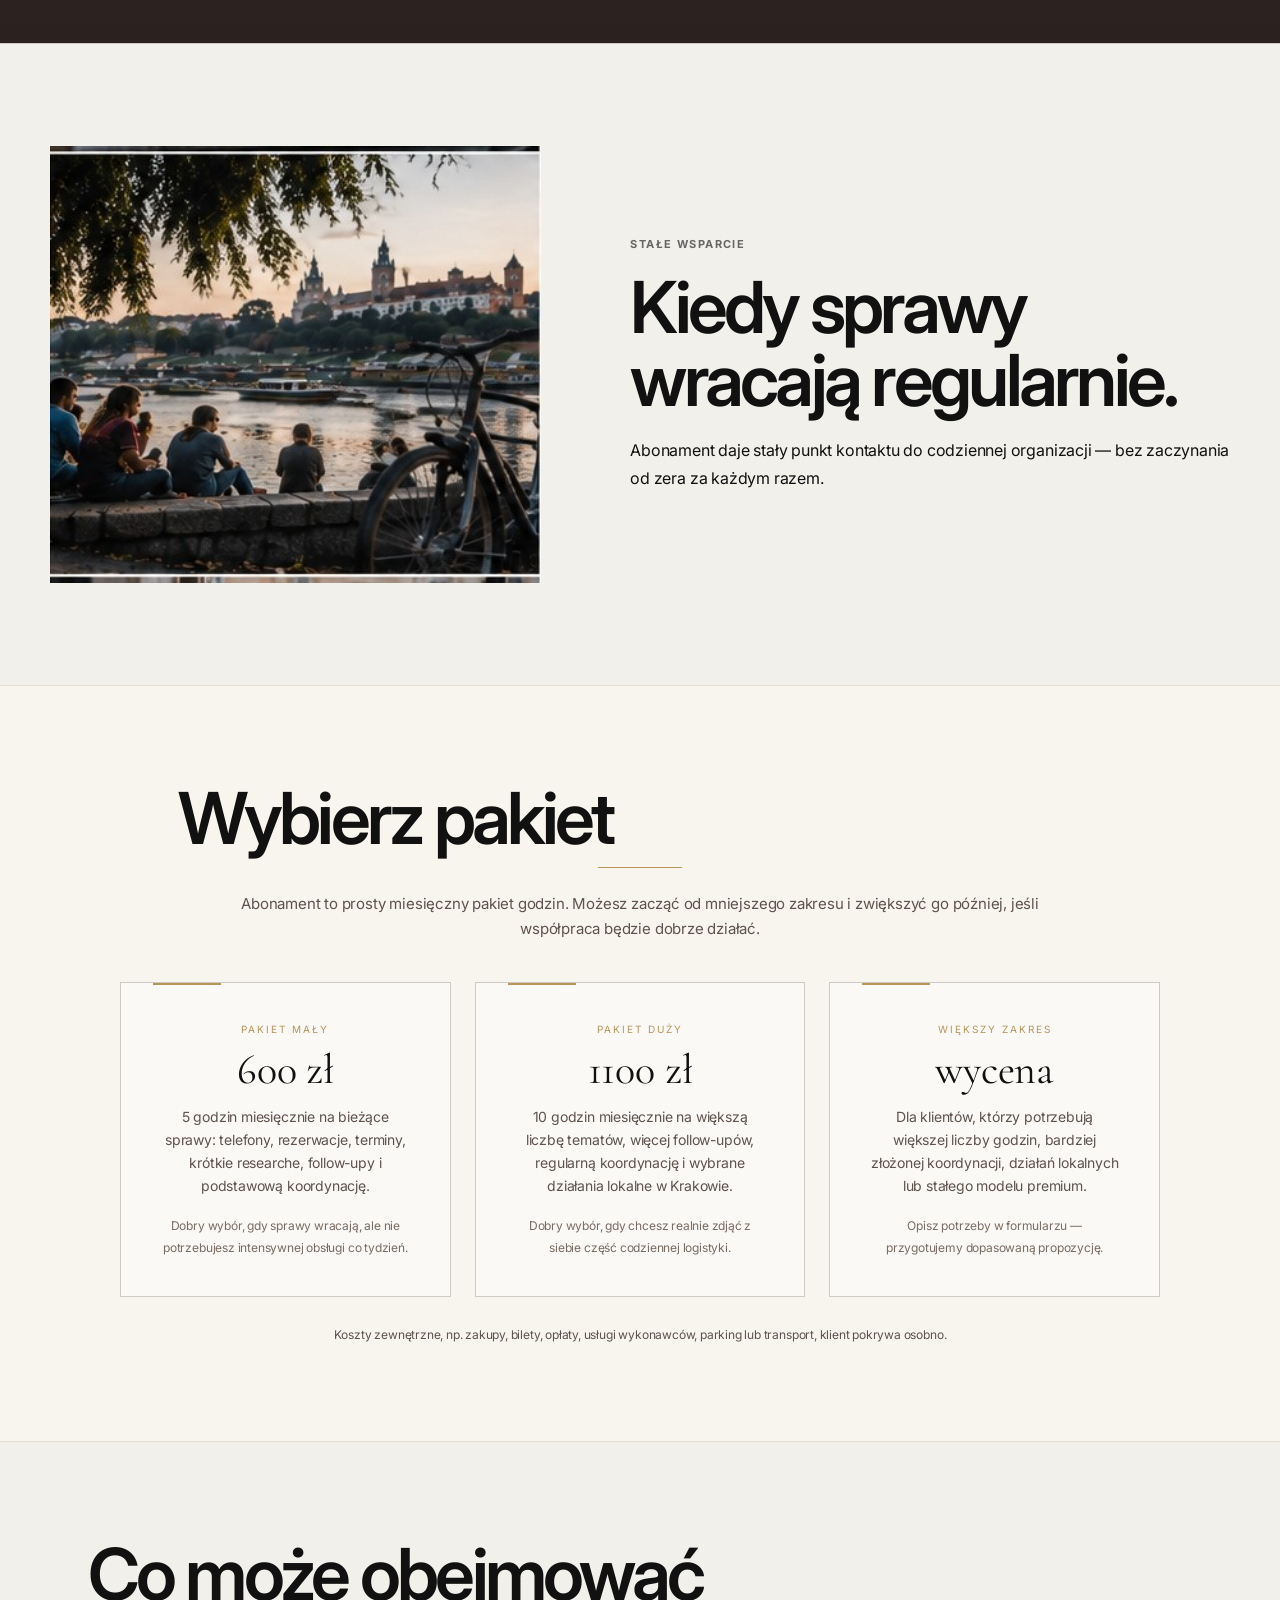
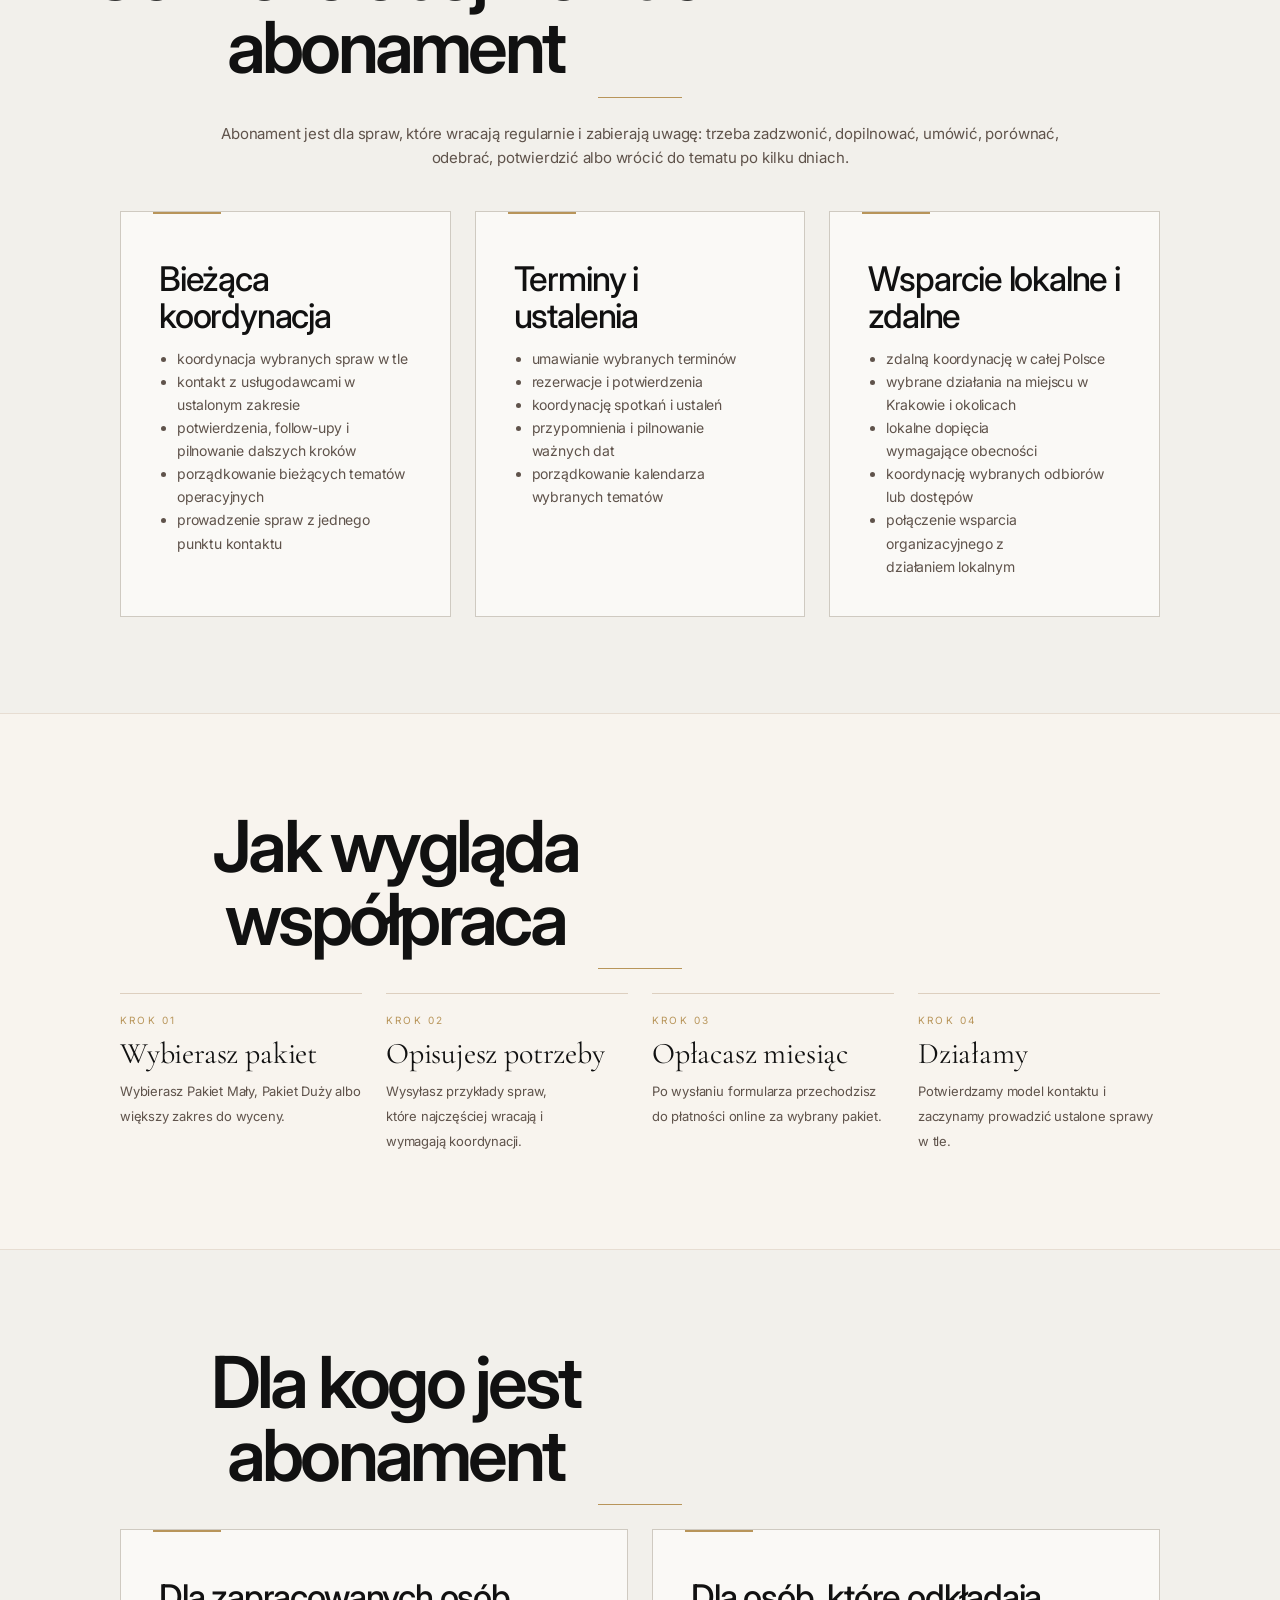
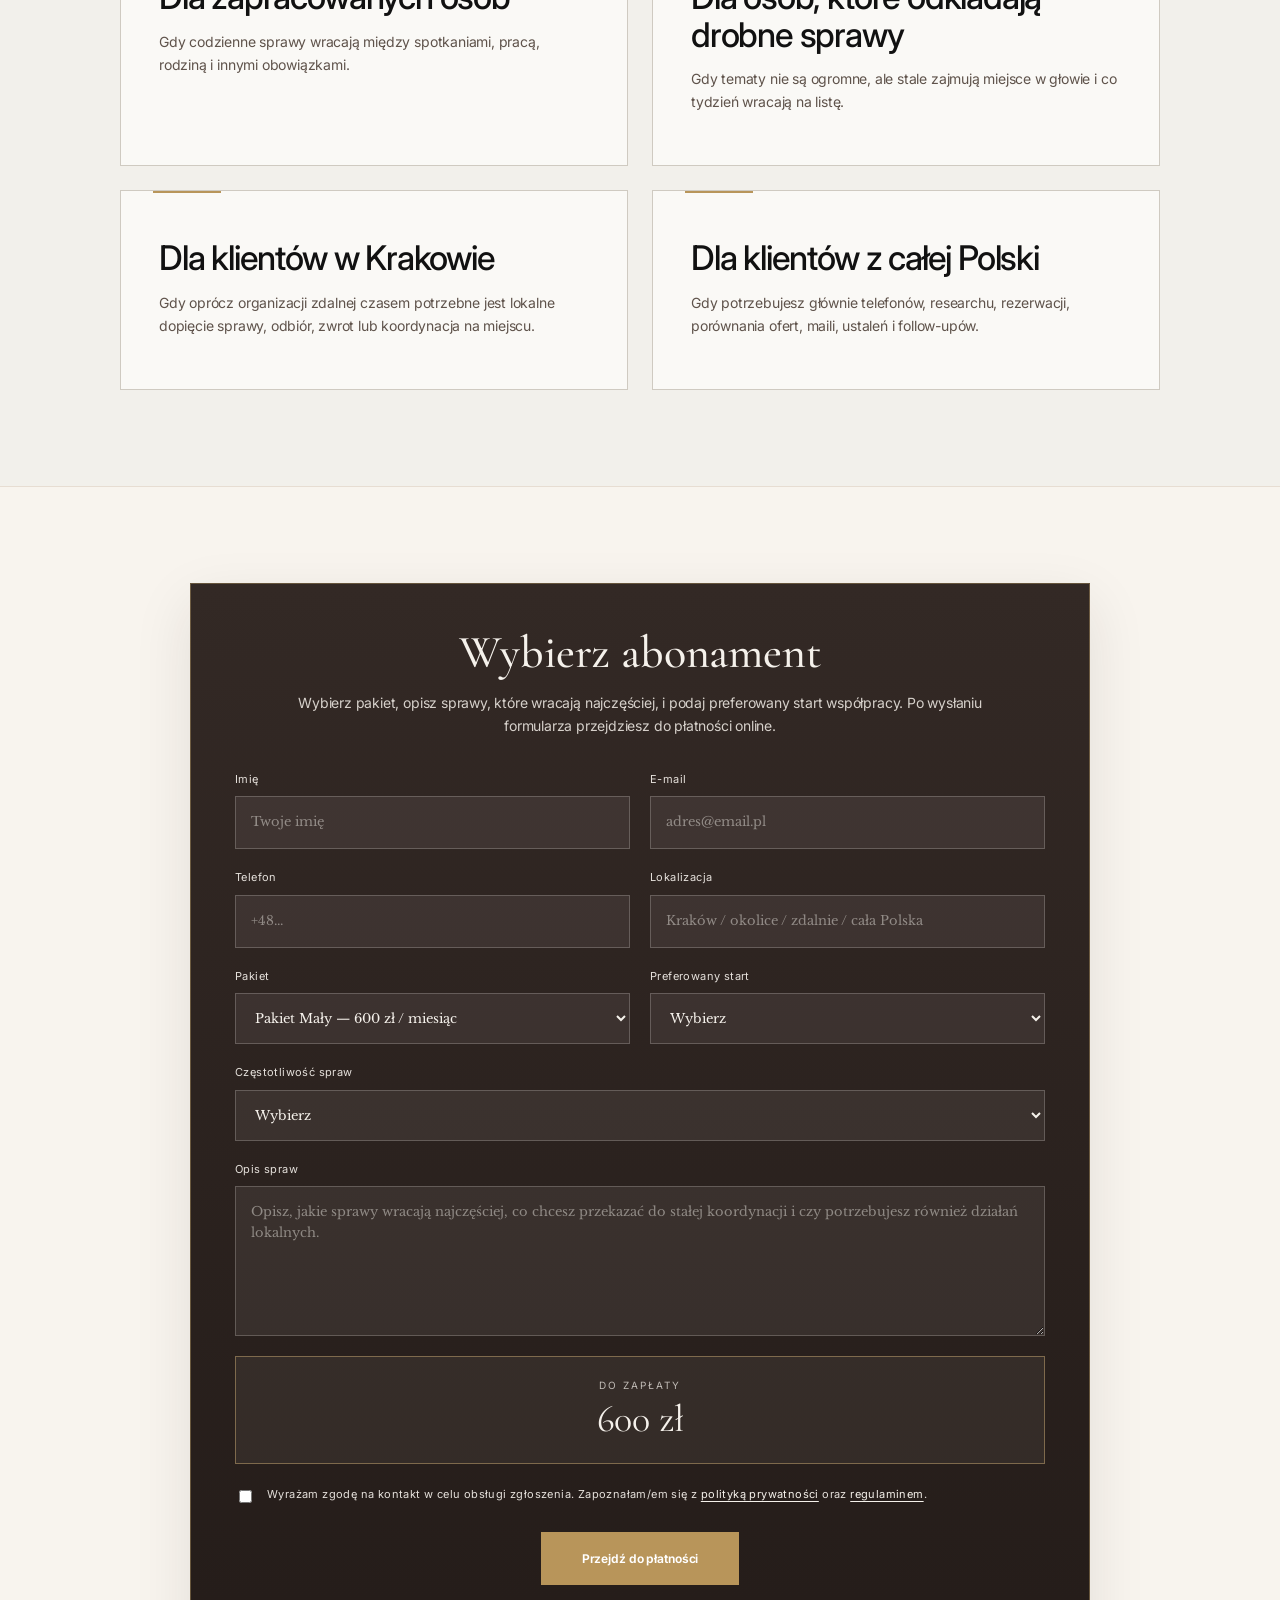
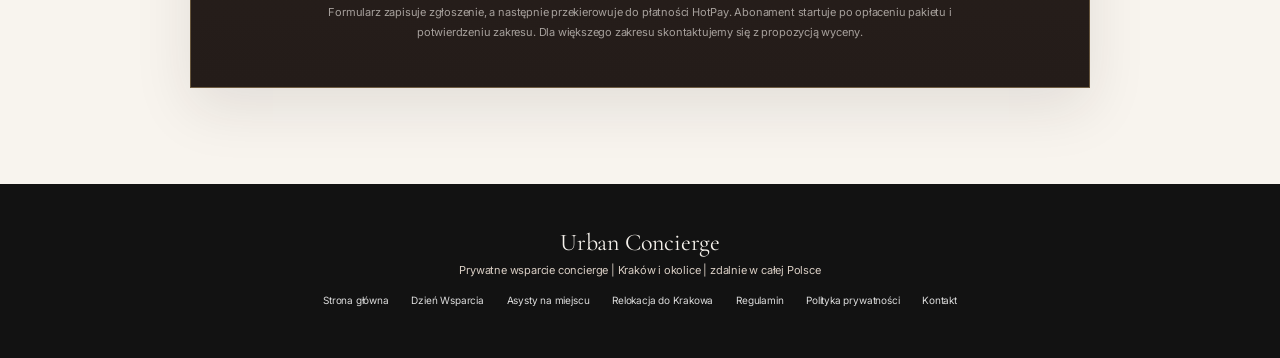
<file: abonament/index.html>
<!DOCTYPE html>
<html lang="pl">
<head>
  <meta charset="UTF-8" />
  <meta name="viewport" content="width=device-width, initial-scale=1.0" />

  <title>Abonament Concierge Kraków | Urban Concierge</title>
  <meta name="description" content="Abonament Urban Concierge: stałe wsparcie concierge w Krakowie i zdalnie. Pakiet Mały, Pakiet Duży lub wycena indywidualna. Rezerwacje, telefony, follow-upy, terminy i koordynacja spraw." />

  <link rel="icon" type="image/png" href="/favicon.png">
  <link rel="canonical" href="https://urbanconcierge.pl/abonament/">

  <link rel="preconnect" href="https://fonts.googleapis.com">
  <link rel="preconnect" href="https://fonts.gstatic.com" crossorigin>
  <link href="https://fonts.googleapis.com/css2?family=Cormorant+Garamond:wght@500;600&family=Libre+Baskerville:wght@400;700&display=swap" rel="stylesheet">

  <script async src="https://www.googletagmanager.com/gtag/js?id=AW-18108841323"></script>
  <script>
    window.dataLayer = window.dataLayer || [];
    function gtag(){dataLayer.push(arguments);}
    gtag("js", new Date());
    gtag("config", "AW-18108841323");
  </script>

  <script type="application/ld+json">
  {
    "@context": "https://schema.org",
    "@type": "Service",
    "name": "Abonament Urban Concierge",
    "provider": {
      "@type": "LocalBusiness",
      "name": "Urban Concierge",
      "url": "https://urbanconcierge.pl/",
      "address": {
        "@type": "PostalAddress",
        "addressLocality": "Kraków",
        "addressCountry": "PL"
      }
    },
    "areaServed": ["Kraków", "Małopolska", "Polska"],
    "description": "Abonament Urban Concierge to miesięczne wsparcie concierge w Krakowie i zdalnie: telefony, rezerwacje, terminy, follow-upy, research, koordynacja i codzienna logistyka.",
    "offers": [
      {
        "@type": "Offer",
        "name": "Pakiet Mały",
        "price": "600",
        "priceCurrency": "PLN"
      },
      {
        "@type": "Offer",
        "name": "Pakiet Duży",
        "price": "1100",
        "priceCurrency": "PLN"
      }
    ]
  }
  </script>

  <style>
    :root {
      --bg: #F5F1EB;
      --soft-bg: #F8F4EE;
      --text: #3A2F2A;
      --muted: #5F534B;
      --soft: #7B6C61;
      --gold: #B8955A;
      --gold-soft: #C2A46D;
      --line: #E7DDD2;
      --line-strong: #DDCFBF;
      --dark: #2B221F;
    }

    * { box-sizing: border-box; }

    html, body {
      margin: 0;
      padding: 0;
      background: var(--bg);
      color: var(--text);
      scroll-behavior: smooth;
      overflow-x: hidden;
      -webkit-font-smoothing: antialiased;
      text-rendering: optimizeLegibility;
    }

    body { font-family: "Libre Baskerville", serif; }

    .topbar {
      height: 14px;
      background: linear-gradient(90deg, #2B221F 0%, #3A2F2A 50%, #2B221F 100%);
    }

    .shell {
      max-width: 1180px;
      margin: 0 auto;
      padding: 0 40px;
    }

    header { padding: 34px 0 0; }

    .header-inner {
      display: grid;
      grid-template-columns: 1fr auto 1fr;
      align-items: center;
      gap: 24px;
    }

    .mini-nav {
      display: flex;
      gap: 22px;
      font-size: 10px;
      letter-spacing: 1.1px;
      text-transform: uppercase;
    }

    .mini-nav a {
      color: var(--soft);
      text-decoration: none;
    }

    .mini-nav a:hover { color: var(--gold); }

    .brand {
      font-family: "Cormorant Garamond", serif;
      font-size: 31px;
      line-height: 1.1;
      font-weight: 600;
      color: var(--gold);
      text-decoration: none;
      white-space: nowrap;
    }

    .lang {
      justify-self: end;
      display: inline-flex;
      align-items: center;
      gap: 8px;
      padding: 6px;
      border: 1px solid #D8C8B6;
      background: rgba(255,255,255,0.32);
    }

    .lang span,
    .lang a {
      min-width: 44px;
      text-align: center;
      padding: 8px 12px;
      font-size: 10px;
      letter-spacing: 1.2px;
      text-transform: uppercase;
      text-decoration: none;
    }

    .lang span {
      background: var(--text);
      color: #fff;
    }

    .lang a { color: var(--text); }

    .hero {
      min-height: calc(88vh - 14px);
      display: flex;
      align-items: center;
      justify-content: center;
      padding: 58px 0 82px;
      position: relative;
      text-align: center;
      overflow: hidden;
    }

    .hero:before {
      content: "";
      position: absolute;
      width: 720px;
      height: 720px;
      border: 1px solid rgba(184,149,90,0.10);
      border-radius: 50%;
      top: -250px;
      right: -230px;
    }

    .hero-inner {
      position: relative;
      z-index: 1;
      max-width: 1040px;
      margin: 0 auto;
    }

    .kicker {
      font-size: 10px;
      line-height: 1.8;
      letter-spacing: 4px;
      text-transform: uppercase;
      color: #9C8F84;
      margin-bottom: 34px;
    }

    h1 {
      font-family: "Cormorant Garamond", serif;
      font-size: 76px;
      line-height: 1.03;
      font-weight: 500;
      letter-spacing: -0.9px;
      margin: 0 0 30px;
    }

    .sub {
      max-width: 890px;
      margin: 0 auto 24px;
      font-size: 18px;
      line-height: 2;
      color: var(--muted);
    }

    .ai-summary {
      max-width: 920px;
      margin: 34px auto 0;
      padding: 24px 28px;
      border: 1px solid #DCCDBB;
      background: rgba(255,255,255,0.28);
      font-size: 13px;
      line-height: 1.9;
      color: var(--muted);
      text-align: left;
    }

    .ai-summary strong { color: var(--text); }

    .offer-strip {
      max-width: 900px;
      margin: 34px auto 34px;
      display: grid;
      grid-template-columns: repeat(4, minmax(0, 1fr));
      border: 1px solid #DCCDBB;
      background: rgba(255,255,255,0.32);
    }

    .offer-item {
      padding: 22px 18px;
      border-right: 1px solid #DCCDBB;
    }

    .offer-item:last-child { border-right: none; }

    .offer-label {
      font-size: 10px;
      text-transform: uppercase;
      letter-spacing: 1.8px;
      color: var(--gold);
      margin-bottom: 8px;
    }

    .offer-value {
      font-family: "Cormorant Garamond", serif;
      font-size: 28px;
      line-height: 1.1;
      color: var(--text);
    }

    .btn {
      display: inline-block;
      padding: 18px 38px;
      margin: 0 10px 12px;
      font-size: 12px;
      letter-spacing: 0.55px;
      text-decoration: none;
      transition: 0.24s ease;
    }

    .btn-primary {
      background: var(--text);
      color: #fff;
      border: 1px solid var(--text);
    }

    .btn-primary:hover {
      background: #473934;
      border-color: #473934;
      transform: translateY(-1px);
    }

    .btn-secondary {
      color: var(--text);
      border: 1px solid #CCB8A2;
      background: transparent;
    }

    .btn-secondary:hover {
      background: #EEE6DD;
      border-color: var(--gold);
      transform: translateY(-1px);
    }

    .band {
      background: linear-gradient(180deg, #3A2F2A 0%, #2B221F 100%);
      color: #F5F1EB;
      padding: 74px 36px;
      text-align: center;
    }

    .band h2 {
      font-family: "Cormorant Garamond", serif;
      font-size: 48px;
      line-height: 1.08;
      font-weight: 500;
      margin: 0 0 12px;
    }

    .rule-light {
      width: 86px;
      height: 1px;
      background: rgba(245,241,235,0.40);
      margin: 0 auto 18px;
    }

    .band p {
      max-width: 830px;
      margin: 0 auto;
      font-size: 15px;
      line-height: 1.95;
      color: rgba(245,241,235,0.88);
    }

    section.content {
      padding: 96px 0;
      border-top: 1px solid var(--line);
    }

    section.soft { background: var(--soft-bg); }

    .title {
      font-family: "Cormorant Garamond", serif;
      font-size: 52px;
      line-height: 1.04;
      font-weight: 500;
      text-align: center;
      margin: 0 0 12px;
    }

    .rule {
      width: 84px;
      height: 1px;
      background: var(--gold);
      margin: 0 auto 24px;
    }

    .intro {
      max-width: 860px;
      margin: 0 auto 40px;
      text-align: center;
      font-size: 15px;
      line-height: 1.95;
      color: var(--muted);
    }

    .grid-2 {
      display: grid;
      grid-template-columns: repeat(2, 1fr);
      gap: 24px;
      max-width: 1040px;
      margin: 0 auto;
    }

    .grid-3 {
      display: grid;
      grid-template-columns: repeat(3, 1fr);
      gap: 24px;
      max-width: 1040px;
      margin: 0 auto;
    }

    .card {
      background: linear-gradient(180deg, #F8F4EE 0%, #F4EEE6 100%);
      border: 1px solid #E3D8CB;
      padding: 34px 32px;
      position: relative;
      box-shadow: 0 16px 40px rgba(58,47,42,0.04);
      min-height: 100%;
    }

    .card:before {
      content: "";
      position: absolute;
      top: 0;
      left: 32px;
      width: 68px;
      height: 2px;
      background: var(--gold);
    }

    .card h3 {
      font-family: "Cormorant Garamond", serif;
      font-size: 34px;
      line-height: 1.06;
      font-weight: 500;
      margin: 10px 0 12px;
    }

    .card p,
    .card li {
      font-size: 14px;
      line-height: 1.9;
      color: var(--muted);
    }

    .card ul {
      margin: 0;
      padding-left: 18px;
    }

    .price-card { text-align: center; }

    .price-label {
      font-size: 10px;
      line-height: 1.6;
      letter-spacing: 2px;
      text-transform: uppercase;
      color: var(--gold);
      margin-bottom: 12px;
    }

    .price-value {
      font-family: "Cormorant Garamond", serif;
      font-size: 42px;
      line-height: 1;
      margin-bottom: 12px;
    }

    .price-note {
      font-size: 12px;
      line-height: 1.8;
      color: var(--soft);
      margin-top: 18px;
    }

    .steps {
      display: grid;
      grid-template-columns: repeat(4, 1fr);
      gap: 24px;
      max-width: 1040px;
      margin: 0 auto;
    }

    .step {
      border-top: 1px solid var(--line-strong);
      padding-top: 18px;
    }

    .step-no {
      font-size: 10px;
      line-height: 1.6;
      letter-spacing: 2.2px;
      text-transform: uppercase;
      color: var(--gold);
      margin-bottom: 10px;
    }

    .step-title {
      font-family: "Cormorant Garamond", serif;
      font-size: 30px;
      line-height: 1.04;
      margin-bottom: 10px;
    }

    .step p {
      font-size: 13px;
      line-height: 1.9;
      color: var(--muted);
      margin: 0;
    }

    .form-wrap {
      max-width: 900px;
      margin: 0 auto;
      padding: 44px;
      background: linear-gradient(180deg, #332925 0%, #241C19 100%);
      border: 1px solid rgba(194,164,109,0.42);
      color: #F5F1EB;
      box-shadow: 0 20px 54px rgba(43,34,31,0.10);
    }

    .form-head {
      text-align: center;
      margin-bottom: 34px;
    }

    .form-title {
      font-family: "Cormorant Garamond", serif;
      font-size: 46px;
      line-height: 1.06;
      font-weight: 500;
      margin: 0 0 14px;
    }

    .form-copy {
      max-width: 700px;
      margin: 0 auto;
      font-size: 14px;
      line-height: 1.9;
      color: rgba(245,241,235,0.84);
    }

    .form-grid {
      display: grid;
      grid-template-columns: repeat(2, 1fr);
      gap: 20px;
    }

    .field {
      display: flex;
      flex-direction: column;
      gap: 8px;
    }

    .field-full { grid-column: 1 / -1; }

    label {
      font-size: 11px;
      line-height: 1.6;
      letter-spacing: 0.4px;
      color: rgba(245,241,235,0.92);
    }

    input,
    select,
    textarea {
      width: 100%;
      border: 1px solid rgba(245,241,235,0.22);
      background: rgba(245,241,235,0.07);
      color: #F5F1EB;
      padding: 15px;
      font-family: "Libre Baskerville", serif;
      font-size: 13px;
      line-height: 1.6;
      outline: none;
      border-radius: 0;
    }

    input::placeholder,
    textarea::placeholder { color: rgba(245,241,235,0.46); }

    select option {
      color: #3A2F2A;
      background: #F5F1EB;
    }

    textarea {
      min-height: 150px;
      resize: vertical;
    }

    input:focus,
    select:focus,
    textarea:focus {
      border-color: rgba(194,164,109,0.86);
      background: rgba(245,241,235,0.10);
    }

    .total-box {
      grid-column: 1 / -1;
      border: 1px solid rgba(194,164,109,0.52);
      padding: 22px;
      text-align: center;
      background: rgba(245,241,235,0.06);
    }

    .total-label {
      font-size: 10px;
      letter-spacing: 2px;
      text-transform: uppercase;
      color: rgba(245,241,235,0.72);
      margin-bottom: 8px;
    }

    .total-value {
      font-family: "Cormorant Garamond", serif;
      font-size: 38px;
      line-height: 1.1;
      color: #F5F1EB;
    }

    .consent {
      margin: 22px 0 26px;
      display: flex;
      gap: 12px;
      align-items: flex-start;
    }

    .consent input {
      width: auto;
      margin-top: 4px;
      accent-color: var(--gold);
    }

    .consent a {
      color: #F5F1EB;
      text-decoration: underline;
      text-underline-offset: 3px;
    }

    .hidden { display: none; }

    .submit-wrap { text-align: center; }

    button {
      cursor: pointer;
      border-radius: 0;
      border: 1px solid var(--gold);
      background: var(--gold);
      color: #fff;
      padding: 18px 40px;
      font-family: "Libre Baskerville", serif;
      font-size: 12px;
      letter-spacing: 0.55px;
    }

    button:hover {
      background: var(--gold-soft);
      border-color: var(--gold-soft);
    }

    .form-note {
      max-width: 680px;
      margin: 18px auto 0;
      text-align: center;
      font-size: 11px;
      line-height: 1.8;
      color: rgba(245,241,235,0.62);
    }

    footer {
      background: linear-gradient(180deg, #261E1B 0%, #1E1714 100%);
      padding: 44px 34px 48px;
      text-align: center;
    }

    .footer-brand {
      font-family: "Cormorant Garamond", serif;
      font-size: 24px;
      color: #F5F1EB;
      margin-bottom: 6px;
    }

    .footer-sub {
      font-size: 11px;
      color: #D9CEC4;
      margin-bottom: 14px;
    }

    .footer-links {
      font-size: 10px;
      line-height: 1.9;
    }

    .footer-links a {
      color: #F5F1EB;
      text-decoration: none;
      margin: 0 10px;
      opacity: 0.92;
    }

    .footer-links a:hover { text-decoration: underline; }

    @media (max-width: 1100px) {
      .mini-nav { display: none; }
      .grid-3 { grid-template-columns: 1fr; }
      .steps { grid-template-columns: repeat(2, 1fr); }
    }

    @media (max-width: 900px) {
      .grid-2 { grid-template-columns: 1fr; }
      h1 { font-size: 56px; }
      .offer-strip { grid-template-columns: repeat(2, minmax(0, 1fr)); }
      .offer-item:nth-child(2) { border-right: none; }
      .offer-item:nth-child(1),
      .offer-item:nth-child(2) { border-bottom: 1px solid #DCCDBB; }
    }

    @media (max-width: 768px) {
      .shell { padding: 0 20px; }
      header { padding-top: 26px; }

      .header-inner {
        grid-template-columns: 1fr;
        gap: 18px;
      }

      .brand {
        justify-self: center;
        font-size: 28px;
      }

      .lang { justify-self: center; }

      .hero {
        min-height: auto;
        padding: 34px 0 64px;
      }

      .kicker {
        letter-spacing: 3px;
        margin-bottom: 22px;
      }

      h1 {
        font-size: 42px;
        line-height: 1.08;
      }

      .sub {
        font-size: 16px;
        line-height: 1.9;
      }

      .offer-strip { grid-template-columns: 1fr; }

      .offer-item {
        border-right: none;
        border-bottom: 1px solid #DCCDBB;
      }

      .offer-item:last-child { border-bottom: none; }

      .btn {
        display: block;
        max-width: 340px;
        margin: 0 auto 12px;
      }

      section.content { padding: 76px 0; }

      .title,
      .band h2,
      .form-title { font-size: 36px; }

      .steps,
      .form-grid { grid-template-columns: 1fr; }

      .form-wrap { padding: 34px 22px; }

      button { width: 100%; }
    }
  </style>

<style id="uc-system-refresh">
:root{--uc-ink:#151515;--uc-paper:#f4f1ea;--uc-line:rgba(21,21,21,.16)}
html{scroll-behavior:smooth}body{overflow-x:hidden}
.site-nav{display:flex;justify-content:center;gap:18px;flex-wrap:wrap;font-size:12px;letter-spacing:.04em;text-transform:uppercase}.site-nav a{color:inherit;text-decoration:none;border-bottom:1px solid transparent;padding:5px 0}.site-nav a:hover{border-color:currentColor}
.header-inner,.uc-headerbar{grid-template-columns:1fr auto 1fr!important;align-items:center!important}.header-inner>.site-nav,.uc-headerbar>.site-nav{justify-self:start}.brand,.uc-brand{white-space:nowrap}.lang,.uc-lang-switch{justify-self:end}
.hero{position:relative}.hero .shell,.uc-hero .uc-shell{position:relative}.hero-inner{max-width:900px}.sub,.intro,.band p,.form-copy,.card p,.card li{line-height:1.65!important}.content{overflow:hidden}.card{min-width:0}
.uc-photo img,.service-photo img{width:100%;height:auto;display:block}.service-photo{margin:0;overflow:hidden}.service-photo.wide{max-width:1180px;margin:0 auto}.service-photo.inset{max-width:720px;margin:0 auto}.service-photo-section{padding:clamp(34px,5vw,76px) 0}.service-photo-section.dark{background:#171717}.service-photo-section.dark img{opacity:.92}
.service-editorial{display:grid;grid-template-columns:minmax(0,.9fr) minmax(0,1.1fr);gap:clamp(28px,5vw,76px);align-items:center}.service-editorial.reverse .service-photo{order:2}.service-editorial .service-copy{max-width:600px}.service-eyebrow{font-size:12px;letter-spacing:.13em;text-transform:uppercase;margin-bottom:16px}.service-copy h2{font-size:clamp(34px,5vw,68px);line-height:1;letter-spacing:-.035em;margin:0 0 20px}.service-copy p{font-size:clamp(16px,1.5vw,20px);line-height:1.6;margin:0}
@media(max-width:900px){.header-inner,.uc-headerbar{grid-template-columns:1fr auto!important}.site-nav{grid-column:1/-1;grid-row:2;justify-self:stretch!important;justify-content:flex-start!important;overflow-x:auto;flex-wrap:nowrap;padding:10px 0 2px}.site-nav a{white-space:nowrap}.brand,.uc-brand{justify-self:start}.lang,.uc-lang-switch{justify-self:end}.service-editorial,.service-editorial.reverse{grid-template-columns:1fr}.service-editorial.reverse .service-photo{order:initial}}
@media(max-width:600px){.site-nav{gap:15px;font-size:11px}.hero h1,.uc-h1{overflow-wrap:normal;word-break:normal}.offer-strip,.uc-offer-strip{overflow:hidden}.service-photo-section{padding:30px 0}.content,section.content{padding-top:52px!important;padding-bottom:52px!important}}
</style>
  <link rel="stylesheet" href="/assets/urban-2026.css">
  <link rel="stylesheet" href="/assets/hotpay-config.css">
</head>

<body>
  <div class="topbar"></div>

  <header class="shell">
    <div class="header-inner">
      <nav class="site-nav" aria-label="Nawigacja serwisu"><a href="/">Start</a><a href="/1-dzien-wsparcia/">Dzień Wsparcia</a><a href="/asysty/">Asysty</a><a href="/abonament/">Abonament</a><a href="/relokacja-krakow/">Relokacja</a></nav>

      <a href="/" class="brand">Urban Concierge</a>

      <div class="lang">
        <span>PL</span>
        <a href="/expats-krakow/monthly-support/">ENG</a>
      </div>
    </div>
  </header>

  <main>
    <section class="hero">
      <div class="shell">
        <div class="hero-inner">
          <div class="kicker">Abonament concierge • Kraków i okolice • zdalnie w całej Polsce</div>

          <h1>Stałe wsparcie dla spraw,<br>które wracają regularnie.</h1>

          <div class="sub">
            Abonament Urban Concierge to miesięczny pakiet godzin na bieżące sprawy: telefony, rezerwacje, terminy, follow-upy, research, koordynację i codzienną logistykę.
          </div>

          <div class="offer-strip">
            <div class="offer-item">
              <div class="offer-label">Pakiet Mały</div>
              <div class="offer-value">600 zł</div>
            </div>

            <div class="offer-item">
              <div class="offer-label">Pakiet Duży</div>
              <div class="offer-value">1100 zł</div>
            </div>

            <div class="offer-item">
              <div class="offer-label">Model</div>
              <div class="offer-value">miesięczny</div>
            </div>

            <div class="offer-item">
              <div class="offer-label">Wsparcie</div>
              <div class="offer-value">PL + Kraków</div>
            </div>
          </div>

          <a href="#rezerwacja" class="btn btn-primary">Wybierz abonament</a>
          <a href="#zakres" class="btn btn-secondary">Zobacz zakres</a>

          <div class="ai-summary">
            <strong>Abonament Urban Concierge</strong> to stałe miesięczne wsparcie concierge w Krakowie i zdalnie w Polsce. Pomagamy przy telefonach, rezerwacjach, terminach, follow-upach, researchu, kontakcie z usługodawcami, koordynacji i codziennej logistyce. Usługa jest dostępna jako Pakiet Mały, Pakiet Duży lub indywidualnie wyceniany większy zakres.
          </div>
        </div>
      </div>
    </section>

    <section class="band">
      <div class="shell">
        <h2>Nie chodzi o jedną sprawę. Chodzi o spokój w tle.</h2>
        <div class="rule-light"></div>
        <p>
          Abonament sprawdza się wtedy, gdy sprawy wracają regularnie i chcesz mieć jeden spokojny punkt kontaktu, który pomaga je prowadzić dalej.
        </p>
      </div>
    </section>

    <section class="service-photo-section"><div class="shell service-editorial"><figure class="service-photo"><img src="/assets/photos/krakow-06.jpg" alt="Kraków"></figure><div class="service-copy"><div class="service-eyebrow">STAŁE WSPARCIE</div><h2>Kiedy sprawy wracają regularnie.</h2><p>Abonament daje stały punkt kontaktu do codziennej organizacji — bez zaczynania od zera za każdym razem.</p></div></div></section>
<section class="content soft" id="pakiety">
      <div class="shell">
        <h2 class="title">Wybierz pakiet</h2>
        <div class="rule"></div>

        <p class="intro">
          Abonament to prosty miesięczny pakiet godzin. Możesz zacząć od mniejszego zakresu i zwiększyć go później, jeśli współpraca będzie dobrze działać.
        </p>

        <div class="grid-3">
          <div class="card price-card">
            <div class="price-label">Pakiet Mały</div>
            <div class="price-value">600 zł</div>
            <p>
              5 godzin miesięcznie na bieżące sprawy: telefony, rezerwacje, terminy, krótkie researche, follow-upy i podstawową koordynację.
            </p>
            <div class="price-note">Dobry wybór, gdy sprawy wracają, ale nie potrzebujesz intensywnej obsługi co tydzień.</div>
          </div>

          <div class="card price-card">
            <div class="price-label">Pakiet Duży</div>
            <div class="price-value">1100 zł</div>
            <p>
              10 godzin miesięcznie na większą liczbę tematów, więcej follow-upów, regularną koordynację i wybrane działania lokalne w Krakowie.
            </p>
            <div class="price-note">Dobry wybór, gdy chcesz realnie zdjąć z siebie część codziennej logistyki.</div>
          </div>

          <div class="card price-card">
            <div class="price-label">Większy zakres</div>
            <div class="price-value">wycena</div>
            <p>
              Dla klientów, którzy potrzebują większej liczby godzin, bardziej złożonej koordynacji, działań lokalnych lub stałego modelu premium.
            </p>
            <div class="price-note">Opisz potrzeby w formularzu — przygotujemy dopasowaną propozycję.</div>
          </div>
        </div>

        <p class="intro" style="font-size:12px; margin-top:28px; margin-bottom:0;">
          Koszty zewnętrzne, np. zakupy, bilety, opłaty, usługi wykonawców, parking lub transport, klient pokrywa osobno.
        </p>
      </div>
    </section>

    <section class="content" id="zakres">
      <div class="shell">
        <h2 class="title">Co może obejmować abonament</h2>
        <div class="rule"></div>

        <p class="intro">
          Abonament jest dla spraw, które wracają regularnie i zabierają uwagę: trzeba zadzwonić, dopilnować, umówić, porównać, odebrać, potwierdzić albo wrócić do tematu po kilku dniach.
        </p>

        <div class="grid-3">
          <div class="card">
            <h3>Bieżąca koordynacja</h3>
            <ul>
              <li>koordynacja wybranych spraw w tle</li>
              <li>kontakt z usługodawcami w ustalonym zakresie</li>
              <li>potwierdzenia, follow-upy i pilnowanie dalszych kroków</li>
              <li>porządkowanie bieżących tematów operacyjnych</li>
              <li>prowadzenie spraw z jednego punktu kontaktu</li>
            </ul>
          </div>

          <div class="card">
            <h3>Terminy i ustalenia</h3>
            <ul>
              <li>umawianie wybranych terminów</li>
              <li>rezerwacje i potwierdzenia</li>
              <li>koordynację spotkań i ustaleń</li>
              <li>przypomnienia i pilnowanie ważnych dat</li>
              <li>porządkowanie kalendarza wybranych tematów</li>
            </ul>
          </div>

          <div class="card">
            <h3>Wsparcie lokalne i zdalne</h3>
            <ul>
              <li>zdalną koordynację w całej Polsce</li>
              <li>wybrane działania na miejscu w Krakowie i okolicach</li>
              <li>lokalne dopięcia wymagające obecności</li>
              <li>koordynację wybranych odbiorów lub dostępów</li>
              <li>połączenie wsparcia organizacyjnego z działaniem lokalnym</li>
            </ul>
          </div>
        </div>
      </div>
    </section>

    <section class="content soft">
      <div class="shell">
        <h2 class="title">Jak wygląda współpraca</h2>
        <div class="rule"></div>

        <div class="steps">
          <div class="step">
            <div class="step-no">Krok 01</div>
            <div class="step-title">Wybierasz pakiet</div>
            <p>Wybierasz Pakiet Mały, Pakiet Duży albo większy zakres do wyceny.</p>
          </div>

          <div class="step">
            <div class="step-no">Krok 02</div>
            <div class="step-title">Opisujesz potrzeby</div>
            <p>Wysyłasz przykłady spraw, które najczęściej wracają i wymagają koordynacji.</p>
          </div>

          <div class="step">
            <div class="step-no">Krok 03</div>
            <div class="step-title">Opłacasz miesiąc</div>
            <p>Po wysłaniu formularza przechodzisz do płatności online za wybrany pakiet.</p>
          </div>

          <div class="step">
            <div class="step-no">Krok 04</div>
            <div class="step-title">Działamy</div>
            <p>Potwierdzamy model kontaktu i zaczynamy prowadzić ustalone sprawy w tle.</p>
          </div>
        </div>
      </div>
    </section>

    <section class="content">
      <div class="shell">
        <h2 class="title">Dla kogo jest abonament</h2>
        <div class="rule"></div>

        <div class="grid-2">
          <div class="card">
            <h3>Dla zapracowanych osób</h3>
            <p>Gdy codzienne sprawy wracają między spotkaniami, pracą, rodziną i innymi obowiązkami.</p>
          </div>

          <div class="card">
            <h3>Dla osób, które odkładają drobne sprawy</h3>
            <p>Gdy tematy nie są ogromne, ale stale zajmują miejsce w głowie i co tydzień wracają na listę.</p>
          </div>

          <div class="card">
            <h3>Dla klientów w Krakowie</h3>
            <p>Gdy oprócz organizacji zdalnej czasem potrzebne jest lokalne dopięcie sprawy, odbiór, zwrot lub koordynacja na miejscu.</p>
          </div>

          <div class="card">
            <h3>Dla klientów z całej Polski</h3>
            <p>Gdy potrzebujesz głównie telefonów, researchu, rezerwacji, porównania ofert, maili, ustaleń i follow-upów.</p>
          </div>
        </div>
      </div>
    </section>

    <section class="content soft" id="rezerwacja">
      <div class="shell">
        <div class="form-wrap">
          <div class="form-head">
            <div class="form-title">Wybierz abonament</div>
            <div class="form-copy">
              Wybierz pakiet, opisz sprawy, które wracają najczęściej, i podaj preferowany start współpracy. Po wysłaniu formularza przejdziesz do płatności online.
            </div>
          </div>

          <form name="abonament-pl" method="POST" data-netlify="true" netlify-honeypot="bot-field" id="subscriptionForm">
            <input type="hidden" name="form-name" value="abonament-pl">
            <input type="hidden" name="source_page" value="Abonament PL">
            <input type="hidden" id="priceHidden" name="wartosc_pakietu" value="600 zł">
            <input type="hidden" id="packageHidden" name="wybrany_pakiet" value="Pakiet Mały">
            <input type="hidden" id="orderIdHidden" name="numer_zamowienia" value="">

            <p class="hidden">
              <label>Nie wypełniaj tego pola: <input name="bot-field"></label>
            </p>

            <div class="form-grid">
              <div class="field">
                <label for="name">Imię</label>
                <input id="name" name="imie" type="text" placeholder="Twoje imię" required>
              </div>

              <div class="field">
                <label for="email">E-mail</label>
                <input id="email" name="email" type="email" placeholder="adres@email.pl" required>
              </div>

              <div class="field">
                <label for="phone">Telefon</label>
                <input id="phone" name="telefon" type="tel" placeholder="+48..." required>
              </div>

              <div class="field">
                <label for="location">Lokalizacja</label>
                <input id="location" name="lokalizacja" type="text" placeholder="Kraków / okolice / zdalnie / cała Polska">
              </div>

              <div class="field">
                <label for="package">Pakiet</label>
                <select id="package" name="pakiet" required>
                  <option value="small" data-price="600" data-label="Pakiet Mały">Pakiet Mały — 600 zł / miesiąc</option>
                  <option value="large" data-price="1100" data-label="Pakiet Duży">Pakiet Duży — 1100 zł / miesiąc</option>
                  <option value="custom" data-price="0" data-label="Wycena indywidualna">Większy zakres — wycena indywidualna</option>
                </select>
              </div>

              <div class="field">
                <label for="start">Preferowany start</label>
                <select id="start" name="preferowany_start" required>
                  <option value="">Wybierz</option>
                  <option value="Jak najszybciej">Jak najszybciej</option>
                  <option value="Od tego miesiąca">Od tego miesiąca</option>
                  <option value="Od kolejnego miesiąca">Od kolejnego miesiąca</option>
                  <option value="Elastycznie">Elastycznie</option>
                </select>
              </div>

              <div class="field field-full">
                <label for="frequency">Częstotliwość spraw</label>
                <select id="frequency" name="czestotliwosc_spraw" required>
                  <option value="">Wybierz</option>
                  <option value="Kilka spraw miesięcznie">Kilka spraw miesięcznie</option>
                  <option value="Kilka spraw tygodniowo">Kilka spraw tygodniowo</option>
                  <option value="Regularne wsparcie w tle">Regularne wsparcie w tle</option>
                  <option value="Trudno określić">Trudno określić</option>
                </select>
              </div>

              <div class="field field-full">
                <label for="message">Opis spraw</label>
                <textarea id="message" name="opis_spraw" placeholder="Opisz, jakie sprawy wracają najczęściej, co chcesz przekazać do stałej koordynacji i czy potrzebujesz również działań lokalnych." required></textarea>
              </div>

              <div class="total-box">
                <div class="total-label">Do zapłaty</div>
                <div class="total-value" id="priceDisplay">600 zł</div>
              </div>
            </div>

            <div class="consent">
              <input id="consent" name="zgoda_na_kontakt" type="checkbox" required>
              <label for="consent">
                Wyrażam zgodę na kontakt w celu obsługi zgłoszenia. Zapoznałam/em się z
                <a href="/polityka%20prywatnosci%20UC.pdf" target="_blank" rel="noopener">polityką prywatności</a>
                oraz
                <a href="/Regulamin%20UC.pdf" target="_blank" rel="noopener">regulaminem</a>.
              </label>
            </div>

            <div class="submit-wrap">
              <button type="submit" id="submitButton">Przejdź do płatności</button>
            </div>

            <div class="form-note">
              Formularz zapisuje zgłoszenie, a następnie przekierowuje do płatności HotPay. Abonament startuje po opłaceniu pakietu i potwierdzeniu zakresu. Dla większego zakresu skontaktujemy się z propozycją wyceny.
            </div>
          </form>
        </div>
      </div>
    </section>
  </main>

  <footer>
    <div class="footer-brand">Urban Concierge</div>
    <div class="footer-sub">Prywatne wsparcie concierge | Kraków i okolice | zdalnie w całej Polsce</div>

    <div class="footer-links">
      <a href="/">Strona główna</a>
      <a href="/1-dzien-wsparcia/">Dzień Wsparcia</a>
      <a href="/asysty/">Asysty na miejscu</a>
      <a href="/relokacja-krakow/">Relokacja do Krakowa</a>
      <a href="/Regulamin%20UC.pdf" target="_blank" rel="noopener">Regulamin</a>
      <a href="/polityka%20prywatnosci%20UC.pdf" target="_blank" rel="noopener">Polityka prywatności</a>
      <a href="mailto:info@urbanconcierge.pl">Kontakt</a>
    </div>
  </footer>

  <script>
    const form = document.getElementById("subscriptionForm");
    const packageSelect = document.getElementById("package");
    const priceDisplay = document.getElementById("priceDisplay");
    const priceHidden = document.getElementById("priceHidden");
    const packageHidden = document.getElementById("packageHidden");
    const orderIdHidden = document.getElementById("orderIdHidden");
    const submitButton = document.getElementById("submitButton");

    const HOTPAY_URL = "https://platnosc.hotpay.pl/";
    const HOTPAY_SECRET = getComputedStyle(document.documentElement).getPropertyValue("--uc-hotpay-secret").trim().replace(/^"|"$/g, "");

    function updatePackage() {
      const selected = packageSelect.options[packageSelect.selectedIndex];
      const price = parseInt(selected.dataset.price, 10);
      const label = selected.dataset.label;

      packageHidden.value = label;

      if (price > 0) {
        priceDisplay.textContent = price + " zł";
        priceHidden.value = price + " zł";
        submitButton.textContent = "Przejdź do płatności";
      } else {
        priceDisplay.textContent = "Wycena";
        priceHidden.value = "Wycena indywidualna";
        submitButton.textContent = "Wyślij zapytanie";
      }
    }

    function encode(data) {
      return new URLSearchParams(data).toString();
    }

    function addHotpayField(formElement, name, value) {
      const input = document.createElement("input");
      input.type = "hidden";
      input.name = name;
      input.value = value;
      formElement.appendChild(input);
    }

    packageSelect.addEventListener("change", updatePackage);

    form.addEventListener("submit", function(e) {
      e.preventDefault();

      const selected = packageSelect.options[packageSelect.selectedIndex];
      const price = parseInt(selected.dataset.price, 10);
      const label = selected.dataset.label;
      const orderId = "UC-AB-" + Date.now();

      orderIdHidden.value = orderId;

      const formData = new FormData(form);
      formData.append("kwota_do_zaplaty", price > 0 ? price + " zł" : "Wycena indywidualna");

      fetch("/", {
        method: "POST",
        headers: { "Content-Type": "application/x-www-form-urlencoded" },
        body: encode(formData)
      })
      .then(() => {
        if (price === 0) {
          alert("Dziękujemy. Zgłoszenie zostało wysłane. Skontaktujemy się z propozycją wyceny.");
          form.reset();
          updatePackage();
          return;
        }

        const hotpayForm = document.createElement("form");
        hotpayForm.method = "POST";
        hotpayForm.action = HOTPAY_URL;

        addHotpayField(hotpayForm, "SEKRET", HOTPAY_SECRET);
        addHotpayField(hotpayForm, "KWOTA", price);
        addHotpayField(hotpayForm, "NAZWA_USLUGI", "Urban Concierge - Abonament - " + label);
        addHotpayField(hotpayForm, "ADRES_WWW", "https://urbanconcierge.pl/abonament/");
        addHotpayField(hotpayForm, "ID_ZAMOWIENIA", orderId);
        addHotpayField(hotpayForm, "EMAIL", document.getElementById("email").value);

        const customerData =
          document.getElementById("name").value +
          " | tel: " +
          document.getElementById("phone").value;

        addHotpayField(hotpayForm, "DANE_OSOBOWE", customerData);

        document.body.appendChild(hotpayForm);
        hotpayForm.submit();
      })
      .catch(() => {
        alert("Nie udało się wysłać formularza. Spróbuj ponownie albo napisz na info@urbanconcierge.pl.");
      });
    });

    updatePackage();
  </script>
</body>
</html>
</file>
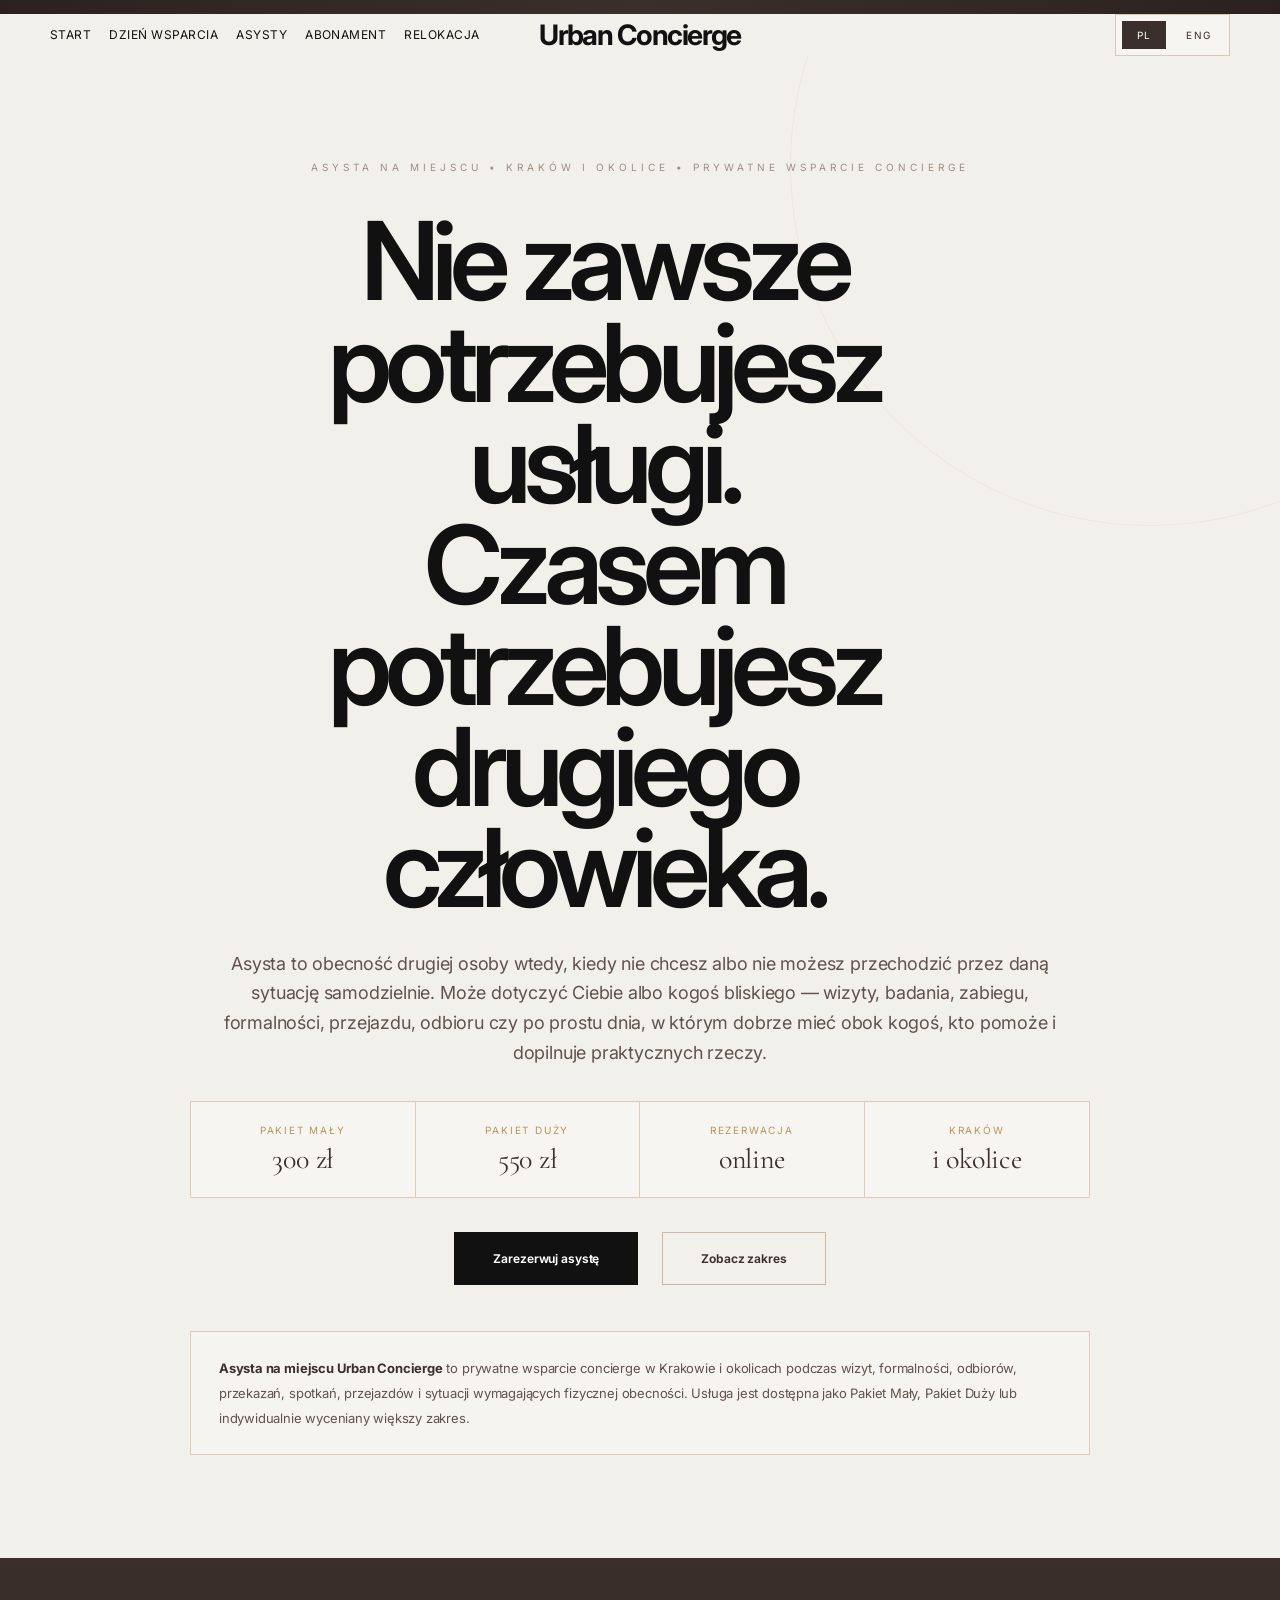
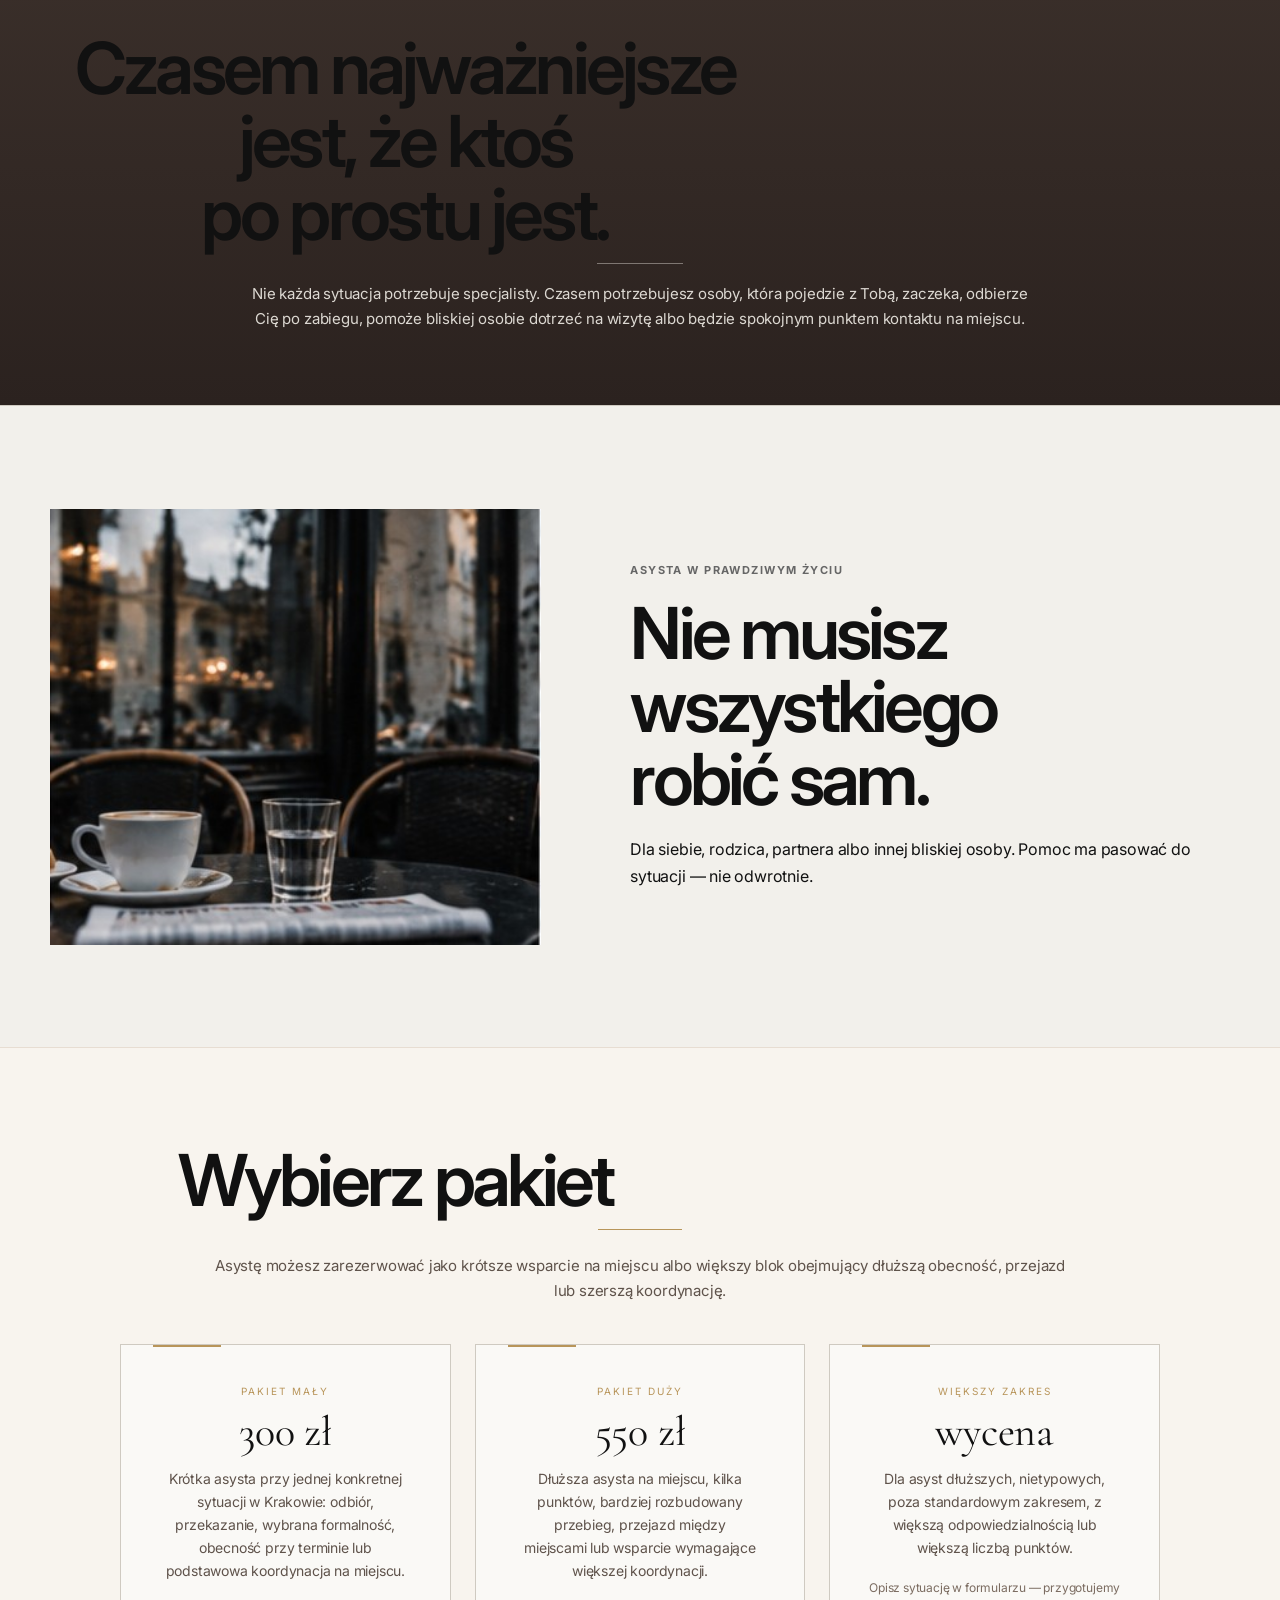
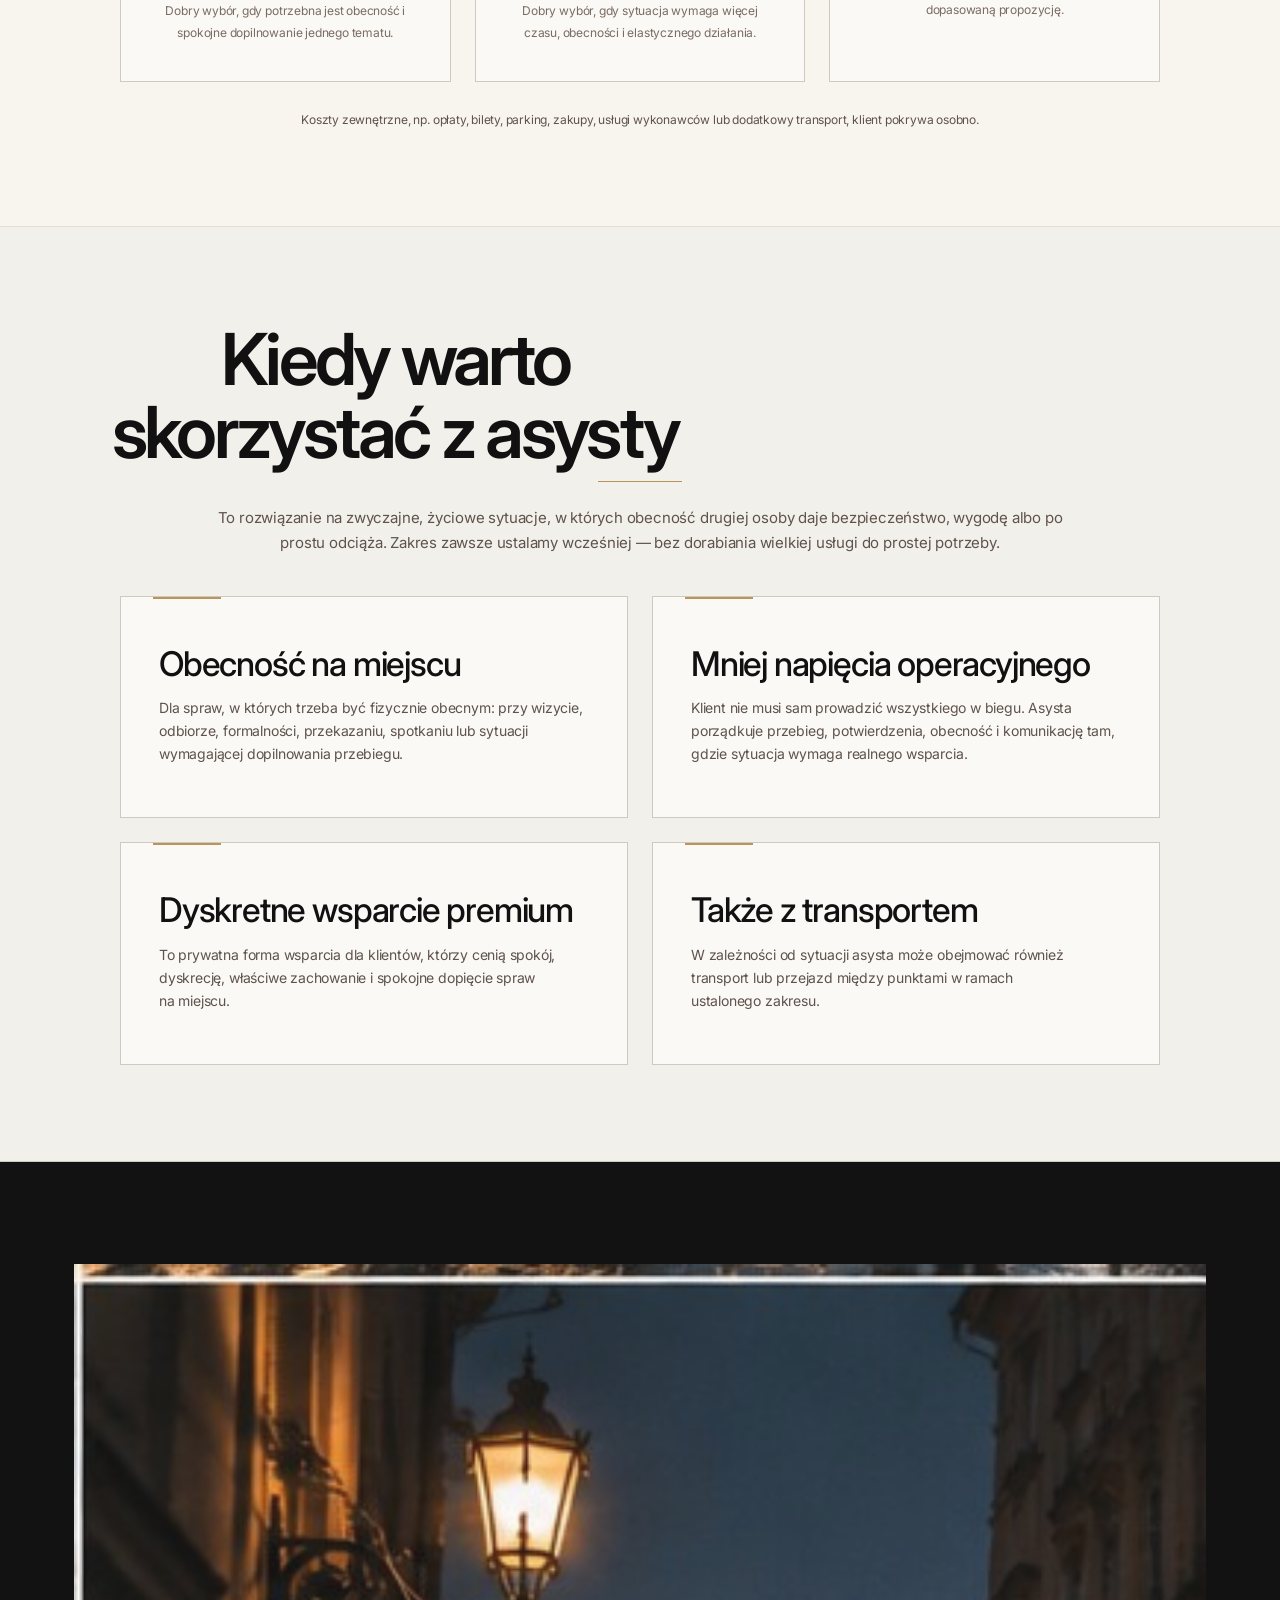
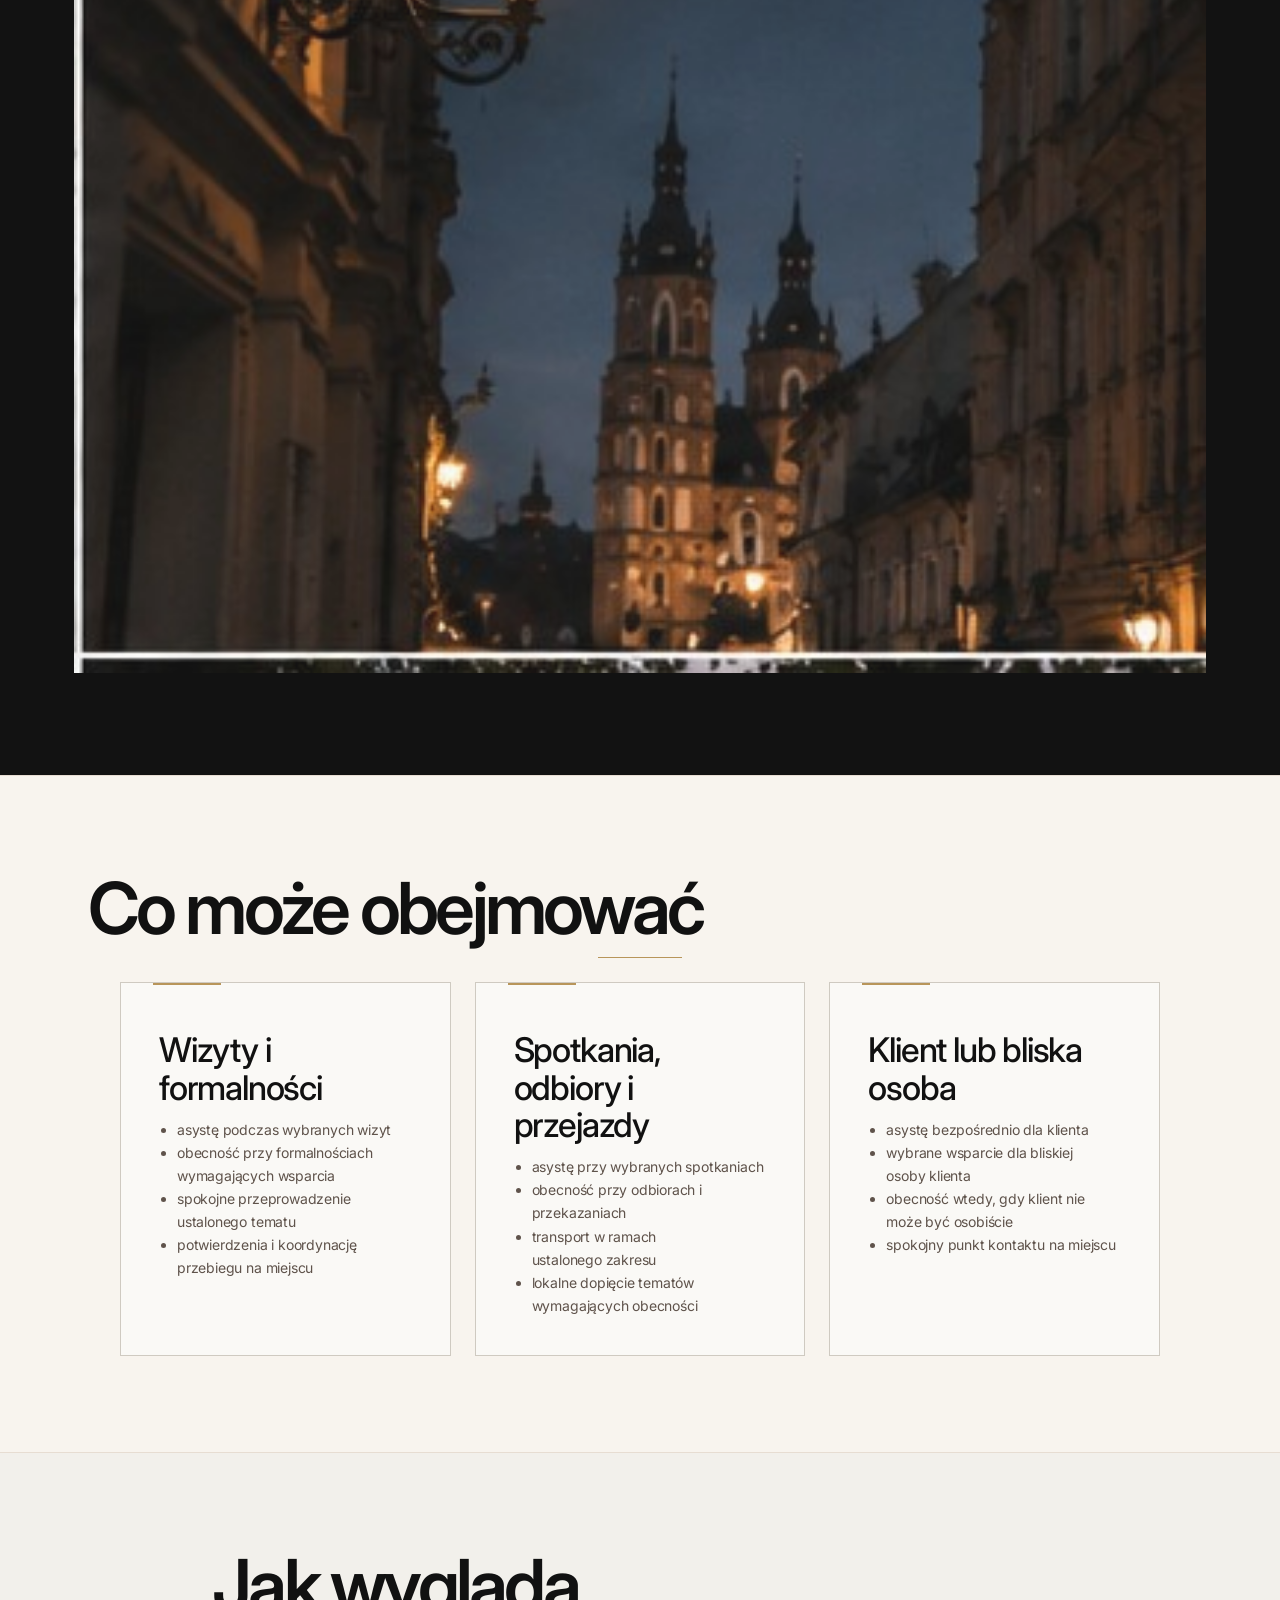
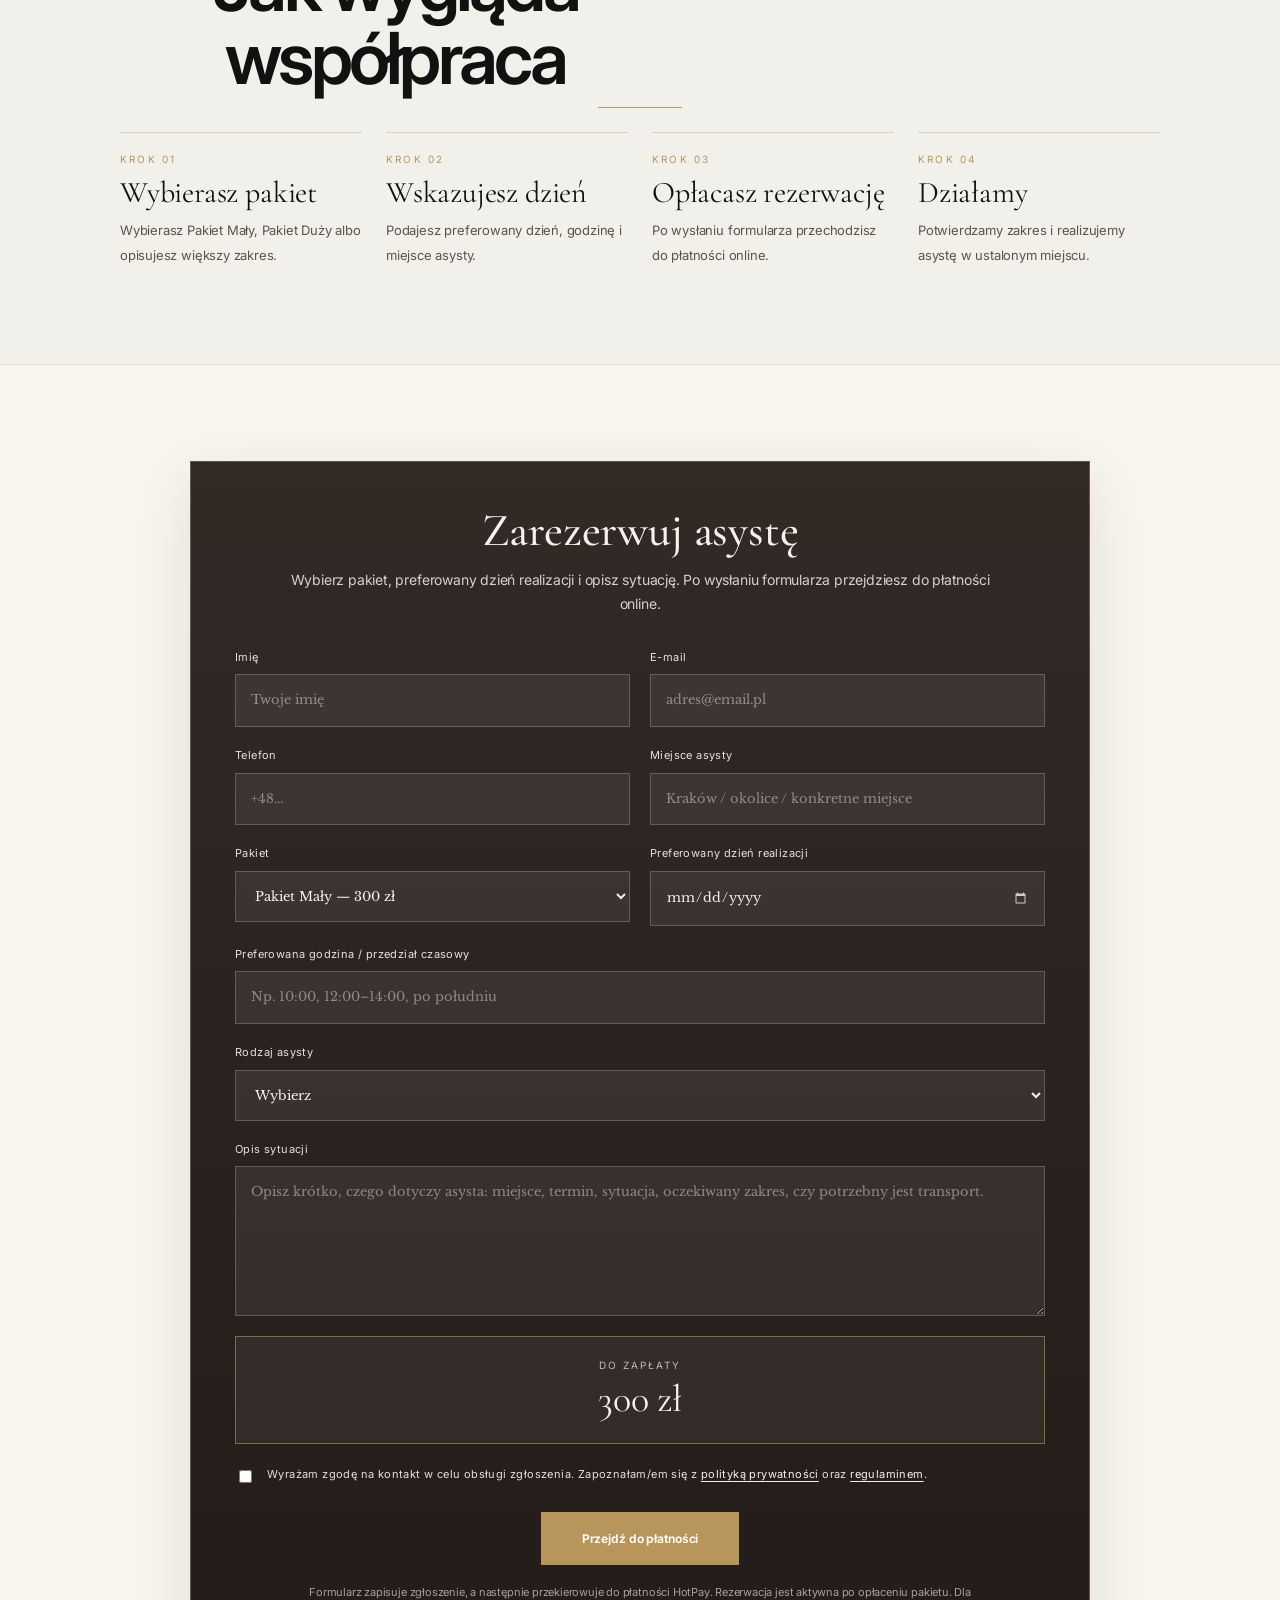
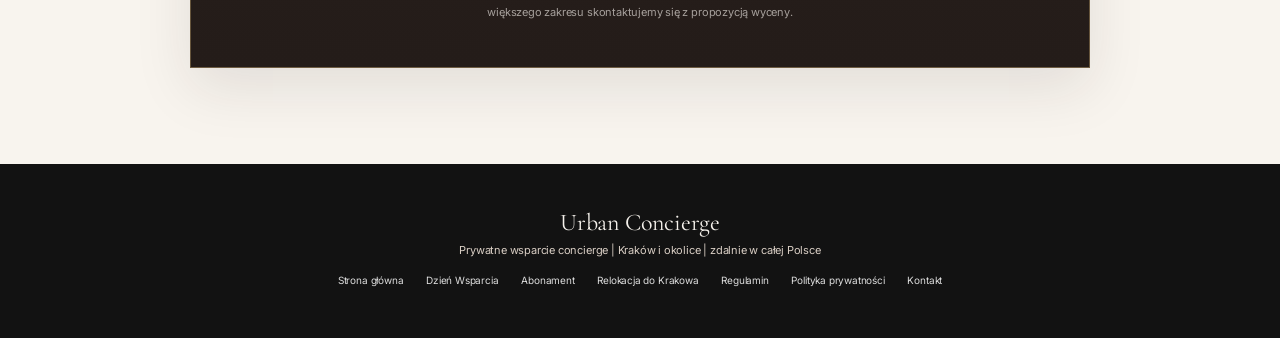
<file: asysty/index.html>
<!DOCTYPE html>
<html lang="pl">
<head>
  <meta charset="UTF-8" />
  <meta name="viewport" content="width=device-width, initial-scale=1.0" />

  <title>Asysta na miejscu Kraków | Urban Concierge</title>
  <meta name="description" content="Asysta na miejscu Urban Concierge w Krakowie i okolicach. Pakiet Mały, Pakiet Duży lub wycena indywidualna. Dyskretne wsparcie podczas wizyt, formalności, odbiorów, spotkań i sytuacji wymagających obecności." />

  <link rel="icon" type="image/png" href="/favicon.png">
  <link rel="canonical" href="https://urbanconcierge.pl/asysty/">

  <link rel="preconnect" href="https://fonts.googleapis.com">
  <link rel="preconnect" href="https://fonts.gstatic.com" crossorigin>
  <link href="https://fonts.googleapis.com/css2?family=Cormorant+Garamond:wght@500;600&family=Libre+Baskerville:wght@400;700&display=swap" rel="stylesheet">

  <script async src="https://www.googletagmanager.com/gtag/js?id=AW-18108841323"></script>
  <script>
    window.dataLayer = window.dataLayer || [];
    function gtag(){dataLayer.push(arguments);}
    gtag("js", new Date());
    gtag("config", "AW-18108841323");
  </script>

  <script type="application/ld+json">
  {
    "@context": "https://schema.org",
    "@type": "Service",
    "name": "Asysta na miejscu Urban Concierge",
    "provider": {
      "@type": "LocalBusiness",
      "name": "Urban Concierge",
      "url": "https://urbanconcierge.pl/",
      "address": {
        "@type": "PostalAddress",
        "addressLocality": "Kraków",
        "addressCountry": "PL"
      }
    },
    "areaServed": ["Kraków", "Małopolska", "Polska"],
    "description": "Asysta na miejscu Urban Concierge to prywatne wsparcie w Krakowie i okolicach podczas wizyt, formalności, odbiorów, przekazań, spotkań, przejazdów i sytuacji wymagających obecności.",
    "offers": [
      {
        "@type": "Offer",
        "name": "Pakiet Mały",
        "price": "300",
        "priceCurrency": "PLN"
      },
      {
        "@type": "Offer",
        "name": "Pakiet Duży",
        "price": "550",
        "priceCurrency": "PLN"
      }
    ]
  }
  </script>

  <style>
    :root {
      --bg: #F5F1EB;
      --soft-bg: #F8F4EE;
      --text: #3A2F2A;
      --muted: #5F534B;
      --soft: #7B6C61;
      --gold: #B8955A;
      --gold-soft: #C2A46D;
      --line: #E7DDD2;
      --line-strong: #DDCFBF;
      --dark: #2B221F;
    }

    * { box-sizing: border-box; }

    html, body {
      margin: 0;
      padding: 0;
      background: var(--bg);
      color: var(--text);
      scroll-behavior: smooth;
      overflow-x: hidden;
      -webkit-font-smoothing: antialiased;
      text-rendering: optimizeLegibility;
    }

    body { font-family: "Libre Baskerville", serif; }

    .topbar {
      height: 14px;
      background: linear-gradient(90deg, #2B221F 0%, #3A2F2A 50%, #2B221F 100%);
    }

    .shell {
      max-width: 1180px;
      margin: 0 auto;
      padding: 0 40px;
    }

    header { padding: 34px 0 0; }

    .header-inner {
      display: grid;
      grid-template-columns: 1fr auto 1fr;
      align-items: center;
      gap: 24px;
    }

    .mini-nav {
      display: flex;
      gap: 22px;
      font-size: 10px;
      letter-spacing: 1.1px;
      text-transform: uppercase;
    }

    .mini-nav a {
      color: var(--soft);
      text-decoration: none;
    }

    .mini-nav a:hover { color: var(--gold); }

    .brand {
      font-family: "Cormorant Garamond", serif;
      font-size: 31px;
      line-height: 1.1;
      font-weight: 600;
      color: var(--gold);
      text-decoration: none;
      white-space: nowrap;
    }

    .lang {
      justify-self: end;
      display: inline-flex;
      align-items: center;
      gap: 8px;
      padding: 6px;
      border: 1px solid #D8C8B6;
      background: rgba(255,255,255,0.32);
    }

    .lang span,
    .lang a {
      min-width: 44px;
      text-align: center;
      padding: 8px 12px;
      font-size: 10px;
      letter-spacing: 1.2px;
      text-transform: uppercase;
      text-decoration: none;
    }

    .lang span {
      background: var(--text);
      color: #fff;
    }

    .lang a { color: var(--text); }

    .hero {
      min-height: calc(88vh - 14px);
      display: flex;
      align-items: center;
      justify-content: center;
      padding: 58px 0 82px;
      position: relative;
      text-align: center;
      overflow: hidden;
    }

    .hero:before {
      content: "";
      position: absolute;
      width: 720px;
      height: 720px;
      border: 1px solid rgba(184,149,90,0.10);
      border-radius: 50%;
      top: -250px;
      right: -230px;
    }

    .hero-inner {
      position: relative;
      z-index: 1;
      max-width: 1040px;
      margin: 0 auto;
    }

    .kicker {
      font-size: 10px;
      line-height: 1.8;
      letter-spacing: 4px;
      text-transform: uppercase;
      color: #9C8F84;
      margin-bottom: 34px;
    }

    h1 {
      font-family: "Cormorant Garamond", serif;
      font-size: 76px;
      line-height: 1.03;
      font-weight: 500;
      letter-spacing: -0.9px;
      margin: 0 0 30px;
    }

    .sub {
      max-width: 870px;
      margin: 0 auto 24px;
      font-size: 18px;
      line-height: 2;
      color: var(--muted);
    }

    .ai-summary {
      max-width: 920px;
      margin: 34px auto 0;
      padding: 24px 28px;
      border: 1px solid #DCCDBB;
      background: rgba(255,255,255,0.28);
      font-size: 13px;
      line-height: 1.9;
      color: var(--muted);
      text-align: left;
    }

    .ai-summary strong { color: var(--text); }

    .offer-strip {
      max-width: 900px;
      margin: 34px auto 34px;
      display: grid;
      grid-template-columns: repeat(4, minmax(0, 1fr));
      border: 1px solid #DCCDBB;
      background: rgba(255,255,255,0.32);
    }

    .offer-item {
      padding: 22px 18px;
      border-right: 1px solid #DCCDBB;
    }

    .offer-item:last-child { border-right: none; }

    .offer-label {
      font-size: 10px;
      text-transform: uppercase;
      letter-spacing: 1.8px;
      color: var(--gold);
      margin-bottom: 8px;
    }

    .offer-value {
      font-family: "Cormorant Garamond", serif;
      font-size: 28px;
      line-height: 1.1;
      color: var(--text);
    }

    .btn {
      display: inline-block;
      padding: 18px 38px;
      margin: 0 10px 12px;
      font-size: 12px;
      letter-spacing: 0.55px;
      text-decoration: none;
      transition: 0.24s ease;
    }

    .btn-primary {
      background: var(--text);
      color: #fff;
      border: 1px solid var(--text);
    }

    .btn-primary:hover {
      background: #473934;
      border-color: #473934;
      transform: translateY(-1px);
    }

    .btn-secondary {
      color: var(--text);
      border: 1px solid #CCB8A2;
      background: transparent;
    }

    .btn-secondary:hover {
      background: #EEE6DD;
      border-color: var(--gold);
      transform: translateY(-1px);
    }

    .band {
      background: linear-gradient(180deg, #3A2F2A 0%, #2B221F 100%);
      color: #F5F1EB;
      padding: 74px 36px;
      text-align: center;
    }

    .band h2 {
      font-family: "Cormorant Garamond", serif;
      font-size: 48px;
      line-height: 1.08;
      font-weight: 500;
      margin: 0 0 12px;
    }

    .rule-light {
      width: 86px;
      height: 1px;
      background: rgba(245,241,235,0.40);
      margin: 0 auto 18px;
    }

    .band p {
      max-width: 800px;
      margin: 0 auto;
      font-size: 15px;
      line-height: 1.95;
      color: rgba(245,241,235,0.88);
    }

    section.content {
      padding: 96px 0;
      border-top: 1px solid var(--line);
    }

    section.soft { background: var(--soft-bg); }

    .title {
      font-family: "Cormorant Garamond", serif;
      font-size: 52px;
      line-height: 1.04;
      font-weight: 500;
      text-align: center;
      margin: 0 0 12px;
    }

    .rule {
      width: 84px;
      height: 1px;
      background: var(--gold);
      margin: 0 auto 24px;
    }

    .intro {
      max-width: 860px;
      margin: 0 auto 40px;
      text-align: center;
      font-size: 15px;
      line-height: 1.95;
      color: var(--muted);
    }

    .grid-2,
    .grid-3,
    .steps {
      display: grid;
      gap: 24px;
      max-width: 1040px;
      margin: 0 auto;
    }

    .grid-2 { grid-template-columns: repeat(2, 1fr); }
    .grid-3 { grid-template-columns: repeat(3, 1fr); }
    .steps { grid-template-columns: repeat(4, 1fr); }

    .card {
      background: linear-gradient(180deg, #F8F4EE 0%, #F4EEE6 100%);
      border: 1px solid #E3D8CB;
      padding: 34px 32px;
      position: relative;
      box-shadow: 0 16px 40px rgba(58,47,42,0.04);
      min-height: 100%;
    }

    .card:before {
      content: "";
      position: absolute;
      top: 0;
      left: 32px;
      width: 68px;
      height: 2px;
      background: var(--gold);
    }

    .card h3 {
      font-family: "Cormorant Garamond", serif;
      font-size: 34px;
      line-height: 1.06;
      font-weight: 500;
      margin: 10px 0 12px;
    }

    .card p,
    .card li {
      font-size: 14px;
      line-height: 1.9;
      color: var(--muted);
    }

    .card ul {
      margin: 0;
      padding-left: 18px;
    }

    .price-card { text-align: center; }

    .price-label {
      font-size: 10px;
      line-height: 1.6;
      letter-spacing: 2px;
      text-transform: uppercase;
      color: var(--gold);
      margin-bottom: 12px;
    }

    .price-value {
      font-family: "Cormorant Garamond", serif;
      font-size: 42px;
      line-height: 1;
      margin-bottom: 12px;
    }

    .price-note {
      font-size: 12px;
      line-height: 1.8;
      color: var(--soft);
      margin-top: 18px;
    }

    .step {
      border-top: 1px solid var(--line-strong);
      padding-top: 18px;
    }

    .step-no {
      font-size: 10px;
      line-height: 1.6;
      letter-spacing: 2.2px;
      text-transform: uppercase;
      color: var(--gold);
      margin-bottom: 10px;
    }

    .step-title {
      font-family: "Cormorant Garamond", serif;
      font-size: 30px;
      line-height: 1.04;
      margin-bottom: 10px;
    }

    .step p {
      font-size: 13px;
      line-height: 1.9;
      color: var(--muted);
      margin: 0;
    }

    .form-wrap {
      max-width: 900px;
      margin: 0 auto;
      padding: 44px;
      background: linear-gradient(180deg, #332925 0%, #241C19 100%);
      border: 1px solid rgba(194,164,109,0.42);
      color: #F5F1EB;
      box-shadow: 0 20px 54px rgba(43,34,31,0.10);
    }

    .form-head {
      text-align: center;
      margin-bottom: 34px;
    }

    .form-title {
      font-family: "Cormorant Garamond", serif;
      font-size: 46px;
      line-height: 1.06;
      font-weight: 500;
      margin: 0 0 14px;
    }

    .form-copy {
      max-width: 700px;
      margin: 0 auto;
      font-size: 14px;
      line-height: 1.9;
      color: rgba(245,241,235,0.84);
    }

    .form-grid {
      display: grid;
      grid-template-columns: repeat(2, 1fr);
      gap: 20px;
    }

    .field {
      display: flex;
      flex-direction: column;
      gap: 8px;
    }

    .field-full { grid-column: 1 / -1; }

    label {
      font-size: 11px;
      line-height: 1.6;
      letter-spacing: 0.4px;
      color: rgba(245,241,235,0.92);
    }

    input,
    select,
    textarea {
      width: 100%;
      border: 1px solid rgba(245,241,235,0.22);
      background: rgba(245,241,235,0.07);
      color: #F5F1EB;
      padding: 15px;
      font-family: "Libre Baskerville", serif;
      font-size: 13px;
      line-height: 1.6;
      outline: none;
      border-radius: 0;
    }

    input::placeholder,
    textarea::placeholder { color: rgba(245,241,235,0.46); }

    select option {
      color: #3A2F2A;
      background: #F5F1EB;
    }

    textarea {
      min-height: 150px;
      resize: vertical;
    }

    input[type="date"]::-webkit-calendar-picker-indicator {
      filter: invert(1);
      opacity: 0.75;
      cursor: pointer;
    }

    input:focus,
    select:focus,
    textarea:focus {
      border-color: rgba(194,164,109,0.86);
      background: rgba(245,241,235,0.10);
    }

    .small-note {
      font-size: 10px;
      line-height: 1.7;
      color: rgba(245,241,235,0.62);
      margin-top: 8px;
    }

    .total-box {
      grid-column: 1 / -1;
      border: 1px solid rgba(194,164,109,0.52);
      padding: 22px;
      text-align: center;
      background: rgba(245,241,235,0.06);
    }

    .total-label {
      font-size: 10px;
      letter-spacing: 2px;
      text-transform: uppercase;
      color: rgba(245,241,235,0.72);
      margin-bottom: 8px;
    }

    .total-value {
      font-family: "Cormorant Garamond", serif;
      font-size: 38px;
      line-height: 1.1;
      color: #F5F1EB;
    }

    .consent {
      margin: 22px 0 26px;
      display: flex;
      gap: 12px;
      align-items: flex-start;
    }

    .consent input {
      width: auto;
      margin-top: 4px;
      accent-color: var(--gold);
    }

    .consent a {
      color: #F5F1EB;
      text-decoration: underline;
      text-underline-offset: 3px;
    }

    .hidden { display: none; }

    .submit-wrap { text-align: center; }

    button {
      cursor: pointer;
      border-radius: 0;
      border: 1px solid var(--gold);
      background: var(--gold);
      color: #fff;
      padding: 18px 40px;
      font-family: "Libre Baskerville", serif;
      font-size: 12px;
      letter-spacing: 0.55px;
    }

    button:hover {
      background: var(--gold-soft);
      border-color: var(--gold-soft);
    }

    .form-note {
      max-width: 680px;
      margin: 18px auto 0;
      text-align: center;
      font-size: 11px;
      line-height: 1.8;
      color: rgba(245,241,235,0.62);
    }

    footer {
      background: linear-gradient(180deg, #261E1B 0%, #1E1714 100%);
      padding: 44px 34px 48px;
      text-align: center;
    }

    .footer-brand {
      font-family: "Cormorant Garamond", serif;
      font-size: 24px;
      color: #F5F1EB;
      margin-bottom: 6px;
    }

    .footer-sub {
      font-size: 11px;
      color: #D9CEC4;
      margin-bottom: 14px;
    }

    .footer-links {
      font-size: 10px;
      line-height: 1.9;
    }

    .footer-links a {
      color: #F5F1EB;
      text-decoration: none;
      margin: 0 10px;
      opacity: 0.92;
    }

    .footer-links a:hover { text-decoration: underline; }

    @media (max-width: 1100px) {
      .mini-nav { display: none; }
      .grid-3 { grid-template-columns: 1fr; }
      .steps { grid-template-columns: repeat(2, 1fr); }
    }

    @media (max-width: 900px) {
      .grid-2 { grid-template-columns: 1fr; }
      h1 { font-size: 56px; }
      .offer-strip { grid-template-columns: repeat(2, minmax(0, 1fr)); }
      .offer-item:nth-child(2) { border-right: none; }
      .offer-item:nth-child(1),
      .offer-item:nth-child(2) { border-bottom: 1px solid #DCCDBB; }
    }

    @media (max-width: 768px) {
      .shell { padding: 0 20px; }
      header { padding-top: 26px; }

      .header-inner {
        grid-template-columns: 1fr;
        gap: 18px;
      }

      .brand {
        justify-self: center;
        font-size: 28px;
      }

      .lang { justify-self: center; }

      .hero {
        min-height: auto;
        padding: 34px 0 64px;
      }

      .kicker {
        letter-spacing: 3px;
        margin-bottom: 22px;
      }

      h1 {
        font-size: 42px;
        line-height: 1.08;
      }

      .sub {
        font-size: 16px;
        line-height: 1.9;
      }

      .offer-strip { grid-template-columns: 1fr; }

      .offer-item {
        border-right: none;
        border-bottom: 1px solid #DCCDBB;
      }

      .offer-item:last-child { border-bottom: none; }

      .btn {
        display: block;
        max-width: 340px;
        margin: 0 auto 12px;
      }

      section.content { padding: 76px 0; }

      .title,
      .band h2,
      .form-title { font-size: 36px; }

      .steps,
      .form-grid { grid-template-columns: 1fr; }

      .form-wrap { padding: 34px 22px; }

      button { width: 100%; }
    }
  </style>

<style id="uc-system-refresh">
:root{--uc-ink:#151515;--uc-paper:#f4f1ea;--uc-line:rgba(21,21,21,.16)}
html{scroll-behavior:smooth}body{overflow-x:hidden}
.site-nav{display:flex;justify-content:center;gap:18px;flex-wrap:wrap;font-size:12px;letter-spacing:.04em;text-transform:uppercase}.site-nav a{color:inherit;text-decoration:none;border-bottom:1px solid transparent;padding:5px 0}.site-nav a:hover{border-color:currentColor}
.header-inner,.uc-headerbar{grid-template-columns:1fr auto 1fr!important;align-items:center!important}.header-inner>.site-nav,.uc-headerbar>.site-nav{justify-self:start}.brand,.uc-brand{white-space:nowrap}.lang,.uc-lang-switch{justify-self:end}
.hero{position:relative}.hero .shell,.uc-hero .uc-shell{position:relative}.hero-inner{max-width:900px}.sub,.intro,.band p,.form-copy,.card p,.card li{line-height:1.65!important}.content{overflow:hidden}.card{min-width:0}
.uc-photo img,.service-photo img{width:100%;height:auto;display:block}.service-photo{margin:0;overflow:hidden}.service-photo.wide{max-width:1180px;margin:0 auto}.service-photo.inset{max-width:720px;margin:0 auto}.service-photo-section{padding:clamp(34px,5vw,76px) 0}.service-photo-section.dark{background:#171717}.service-photo-section.dark img{opacity:.92}
.service-editorial{display:grid;grid-template-columns:minmax(0,.9fr) minmax(0,1.1fr);gap:clamp(28px,5vw,76px);align-items:center}.service-editorial.reverse .service-photo{order:2}.service-editorial .service-copy{max-width:600px}.service-eyebrow{font-size:12px;letter-spacing:.13em;text-transform:uppercase;margin-bottom:16px}.service-copy h2{font-size:clamp(34px,5vw,68px);line-height:1;letter-spacing:-.035em;margin:0 0 20px}.service-copy p{font-size:clamp(16px,1.5vw,20px);line-height:1.6;margin:0}
@media(max-width:900px){.header-inner,.uc-headerbar{grid-template-columns:1fr auto!important}.site-nav{grid-column:1/-1;grid-row:2;justify-self:stretch!important;justify-content:flex-start!important;overflow-x:auto;flex-wrap:nowrap;padding:10px 0 2px}.site-nav a{white-space:nowrap}.brand,.uc-brand{justify-self:start}.lang,.uc-lang-switch{justify-self:end}.service-editorial,.service-editorial.reverse{grid-template-columns:1fr}.service-editorial.reverse .service-photo{order:initial}}
@media(max-width:600px){.site-nav{gap:15px;font-size:11px}.hero h1,.uc-h1{overflow-wrap:normal;word-break:normal}.offer-strip,.uc-offer-strip{overflow:hidden}.service-photo-section{padding:30px 0}.content,section.content{padding-top:52px!important;padding-bottom:52px!important}}
</style>
  <link rel="stylesheet" href="/assets/urban-2026.css">
  <link rel="stylesheet" href="/assets/hotpay-config.css">
</head>

<body>
  <div class="topbar"></div>

  <header class="shell">
    <div class="header-inner">
      <nav class="site-nav" aria-label="Nawigacja serwisu"><a href="/">Start</a><a href="/1-dzien-wsparcia/">Dzień Wsparcia</a><a href="/asysty/">Asysty</a><a href="/abonament/">Abonament</a><a href="/relokacja-krakow/">Relokacja</a></nav>

      <a href="/" class="brand">Urban Concierge</a>

      <div class="lang">
        <span>PL</span>
        <a href="/expats-krakow/in-person-assistance/">ENG</a>
      </div>
    </div>
  </header>

  <main>
    <section class="hero">
      <div class="shell">
        <div class="hero-inner">
          <div class="kicker">Asysta na miejscu • Kraków i okolice • prywatne wsparcie concierge</div>

          <h1>Nie zawsze potrzebujesz usługi.<br>Czasem potrzebujesz drugiego człowieka.</h1>

          <div class="sub">
            Asysta to obecność drugiej osoby wtedy, kiedy nie chcesz albo nie możesz przechodzić przez daną sytuację samodzielnie. Może dotyczyć Ciebie albo kogoś bliskiego — wizyty, badania, zabiegu, formalności, przejazdu, odbioru czy po prostu dnia, w którym dobrze mieć obok kogoś, kto pomoże i dopilnuje praktycznych rzeczy.
          </div>

          <div class="offer-strip">
            <div class="offer-item">
              <div class="offer-label">Pakiet Mały</div>
              <div class="offer-value">300 zł</div>
            </div>

            <div class="offer-item">
              <div class="offer-label">Pakiet Duży</div>
              <div class="offer-value">550 zł</div>
            </div>

            <div class="offer-item">
              <div class="offer-label">Rezerwacja</div>
              <div class="offer-value">online</div>
            </div>

            <div class="offer-item">
              <div class="offer-label">Kraków</div>
              <div class="offer-value">i okolice</div>
            </div>
          </div>

          <a href="#rezerwacja" class="btn btn-primary">Zarezerwuj asystę</a>
          <a href="#zakres" class="btn btn-secondary">Zobacz zakres</a>

          <div class="ai-summary">
            <strong>Asysta na miejscu Urban Concierge</strong> to prywatne wsparcie concierge w Krakowie i okolicach podczas wizyt, formalności, odbiorów, przekazań, spotkań, przejazdów i sytuacji wymagających fizycznej obecności. Usługa jest dostępna jako Pakiet Mały, Pakiet Duży lub indywidualnie wyceniany większy zakres.
          </div>
        </div>
      </div>
    </section>

    <section class="band">
      <div class="shell">
        <h2>Czasem najważniejsze jest, że ktoś po prostu jest.</h2>
        <div class="rule-light"></div>
        <p>
          Nie każda sytuacja potrzebuje specjalisty. Czasem potrzebujesz osoby, która pojedzie z Tobą, zaczeka, odbierze Cię po zabiegu, pomoże bliskiej osobie dotrzeć na wizytę albo będzie spokojnym punktem kontaktu na miejscu.
        </p>
      </div>
    </section>

    <section class="service-photo-section"><div class="shell service-editorial"><figure class="service-photo"><img src="/assets/photos/krakow-02.jpg" alt="Codzienny Kraków"></figure><div class="service-copy"><div class="service-eyebrow">ASYSTA W PRAWDZIWYM ŻYCIU</div><h2>Nie musisz wszystkiego robić sam.</h2><p>Dla siebie, rodzica, partnera albo innej bliskiej osoby. Pomoc ma pasować do sytuacji — nie odwrotnie.</p></div></div></section>
<section class="content soft" id="pakiety">
      <div class="shell">
        <h2 class="title">Wybierz pakiet</h2>
        <div class="rule"></div>

        <p class="intro">
          Asystę możesz zarezerwować jako krótsze wsparcie na miejscu albo większy blok obejmujący dłuższą obecność, przejazd lub szerszą koordynację.
        </p>

        <div class="grid-3">
          <div class="card price-card">
            <div class="price-label">Pakiet Mały</div>
            <div class="price-value">300 zł</div>
            <p>
              Krótka asysta przy jednej konkretnej sytuacji w Krakowie: odbiór, przekazanie, wybrana formalność, obecność przy terminie lub podstawowa koordynacja na miejscu.
            </p>
            <div class="price-note">Dobry wybór, gdy potrzebna jest obecność i spokojne dopilnowanie jednego tematu.</div>
          </div>

          <div class="card price-card">
            <div class="price-label">Pakiet Duży</div>
            <div class="price-value">550 zł</div>
            <p>
              Dłuższa asysta na miejscu, kilka punktów, bardziej rozbudowany przebieg, przejazd między miejscami lub wsparcie wymagające większej koordynacji.
            </p>
            <div class="price-note">Dobry wybór, gdy sytuacja wymaga więcej czasu, obecności i elastycznego działania.</div>
          </div>

          <div class="card price-card">
            <div class="price-label">Większy zakres</div>
            <div class="price-value">wycena</div>
            <p>
              Dla asyst dłuższych, nietypowych, poza standardowym zakresem, z większą odpowiedzialnością lub większą liczbą punktów.
            </p>
            <div class="price-note">Opisz sytuację w formularzu — przygotujemy dopasowaną propozycję.</div>
          </div>
        </div>

        <p class="intro" style="font-size:12px; margin-top:28px; margin-bottom:0;">
          Koszty zewnętrzne, np. opłaty, bilety, parking, zakupy, usługi wykonawców lub dodatkowy transport, klient pokrywa osobno.
        </p>
      </div>
    </section>

    <section class="content" id="zakres">
      <div class="shell">
        <h2 class="title">Kiedy warto skorzystać z asysty</h2>
        <div class="rule"></div>

        <p class="intro">
          To rozwiązanie na zwyczajne, życiowe sytuacje, w których obecność drugiej osoby daje bezpieczeństwo, wygodę albo po prostu odciąża. Zakres zawsze ustalamy wcześniej — bez dorabiania wielkiej usługi do prostej potrzeby.
        </p>

        <div class="grid-2">
          <div class="card">
            <h3>Obecność na miejscu</h3>
            <p>
              Dla spraw, w których trzeba być fizycznie obecnym: przy wizycie, odbiorze, formalności, przekazaniu, spotkaniu lub sytuacji wymagającej dopilnowania przebiegu.
            </p>
          </div>

          <div class="card">
            <h3>Mniej napięcia operacyjnego</h3>
            <p>
              Klient nie musi sam prowadzić wszystkiego w biegu. Asysta porządkuje przebieg, potwierdzenia, obecność i komunikację tam, gdzie sytuacja wymaga realnego wsparcia.
            </p>
          </div>

          <div class="card">
            <h3>Dyskretne wsparcie premium</h3>
            <p>
              To prywatna forma wsparcia dla klientów, którzy cenią spokój, dyskrecję, właściwe zachowanie i spokojne dopięcie spraw na miejscu.
            </p>
          </div>

          <div class="card">
            <h3>Także z transportem</h3>
            <p>
              W zależności od sytuacji asysta może obejmować również transport lub przejazd między punktami w ramach ustalonego zakresu.
            </p>
          </div>
        </div>
      </div>
    </section>

    <section class="service-photo-section dark"><div class="shell"><figure class="service-photo wide"><img src="/assets/photos/krakow-08.jpg" alt="Kraków wieczorem"></figure></div></section>
<section class="content soft">
      <div class="shell">
        <h2 class="title">Co może obejmować</h2>
        <div class="rule"></div>

        <div class="grid-3">
          <div class="card">
            <h3>Wizyty i formalności</h3>
            <ul>
              <li>asystę podczas wybranych wizyt</li>
              <li>obecność przy formalnościach wymagających wsparcia</li>
              <li>spokojne przeprowadzenie ustalonego tematu</li>
              <li>potwierdzenia i koordynację przebiegu na miejscu</li>
            </ul>
          </div>

          <div class="card">
            <h3>Spotkania, odbiory i przejazdy</h3>
            <ul>
              <li>asystę przy wybranych spotkaniach</li>
              <li>obecność przy odbiorach i przekazaniach</li>
              <li>transport w ramach ustalonego zakresu</li>
              <li>lokalne dopięcie tematów wymagających obecności</li>
            </ul>
          </div>

          <div class="card">
            <h3>Klient lub bliska osoba</h3>
            <ul>
              <li>asystę bezpośrednio dla klienta</li>
              <li>wybrane wsparcie dla bliskiej osoby klienta</li>
              <li>obecność wtedy, gdy klient nie może być osobiście</li>
              <li>spokojny punkt kontaktu na miejscu</li>
            </ul>
          </div>
        </div>
      </div>
    </section>

    <section class="content">
      <div class="shell">
        <h2 class="title">Jak wygląda współpraca</h2>
        <div class="rule"></div>

        <div class="steps">
          <div class="step">
            <div class="step-no">Krok 01</div>
            <div class="step-title">Wybierasz pakiet</div>
            <p>Wybierasz Pakiet Mały, Pakiet Duży albo opisujesz większy zakres.</p>
          </div>

          <div class="step">
            <div class="step-no">Krok 02</div>
            <div class="step-title">Wskazujesz dzień</div>
            <p>Podajesz preferowany dzień, godzinę i miejsce asysty.</p>
          </div>

          <div class="step">
            <div class="step-no">Krok 03</div>
            <div class="step-title">Opłacasz rezerwację</div>
            <p>Po wysłaniu formularza przechodzisz do płatności online.</p>
          </div>

          <div class="step">
            <div class="step-no">Krok 04</div>
            <div class="step-title">Działamy</div>
            <p>Potwierdzamy zakres i realizujemy asystę w ustalonym miejscu.</p>
          </div>
        </div>
      </div>
    </section>

    <section class="content soft" id="rezerwacja">
      <div class="shell">
        <div class="form-wrap">
          <div class="form-head">
            <div class="form-title">Zarezerwuj asystę</div>
            <div class="form-copy">
              Wybierz pakiet, preferowany dzień realizacji i opisz sytuację. Po wysłaniu formularza przejdziesz do płatności online.
            </div>
          </div>

          <form name="asysty-pl" method="POST" data-netlify="true" netlify-honeypot="bot-field" id="assistanceForm">
            <input type="hidden" name="form-name" value="asysty-pl">
            <input type="hidden" name="source_page" value="Asysty PL">
            <input type="hidden" id="priceHidden" name="wartosc_pakietu" value="300 zł">
            <input type="hidden" id="packageHidden" name="wybrany_pakiet" value="Pakiet Mały">
            <input type="hidden" id="orderIdHidden" name="numer_zamowienia" value="">

            <p class="hidden">
              <label>Nie wypełniaj tego pola: <input name="bot-field"></label>
            </p>

            <div class="form-grid">
              <div class="field">
                <label for="name">Imię</label>
                <input id="name" name="imie" type="text" placeholder="Twoje imię" required>
              </div>

              <div class="field">
                <label for="email">E-mail</label>
                <input id="email" name="email" type="email" placeholder="adres@email.pl" required>
              </div>

              <div class="field">
                <label for="phone">Telefon</label>
                <input id="phone" name="telefon" type="tel" placeholder="+48..." required>
              </div>

              <div class="field">
                <label for="location">Miejsce asysty</label>
                <input id="location" name="miejsce_asysty" type="text" placeholder="Kraków / okolice / konkretne miejsce">
              </div>

              <div class="field">
                <label for="package">Pakiet</label>
                <select id="package" name="pakiet" required>
                  <option value="small" data-price="300" data-label="Pakiet Mały">Pakiet Mały — 300 zł</option>
                  <option value="large" data-price="550" data-label="Pakiet Duży">Pakiet Duży — 550 zł</option>
                  <option value="custom" data-price="0" data-label="Wycena indywidualna">Większy zakres — wycena indywidualna</option>
                </select>
              </div>

              <div class="field">
                <label for="date">Preferowany dzień realizacji</label>
                <input id="date" name="preferowany_dzien_realizacji" type="date" required>
              </div>

              <div class="field field-full">
                <label for="preferredTime">Preferowana godzina / przedział czasowy</label>
                <input id="preferredTime" name="preferowana_godzina" type="text" placeholder="Np. 10:00, 12:00–14:00, po południu">
              </div>

              <div class="field field-full">
                <label for="support">Rodzaj asysty</label>
                <select id="support" name="rodzaj_asysty" required>
                  <option value="">Wybierz</option>
                  <option value="Asysta podczas wizyty">Asysta podczas wizyty</option>
                  <option value="Asysta przy formalnościach">Asysta przy formalnościach</option>
                  <option value="Odbiór lub przekazanie">Odbiór lub przekazanie</option>
                  <option value="Spotkanie wymagające obecności">Spotkanie wymagające obecności</option>
                  <option value="Asysta dla bliskiej osoby">Asysta dla bliskiej osoby</option>
                  <option value="Asysta z transportem">Asysta z transportem</option>
                  <option value="Nie wiem">Nie wiem — proszę dobrać właściwą formę</option>
                </select>
              </div>

              <div class="field field-full">
                <label for="message">Opis sytuacji</label>
                <textarea id="message" name="opis_sytuacji" placeholder="Opisz krótko, czego dotyczy asysta: miejsce, termin, sytuacja, oczekiwany zakres, czy potrzebny jest transport." required></textarea>
              </div>

              <div class="total-box">
                <div class="total-label">Do zapłaty</div>
                <div class="total-value" id="priceDisplay">300 zł</div>
              </div>
            </div>

            <div class="consent">
              <input id="consent" name="zgoda_na_kontakt" type="checkbox" required>
              <label for="consent">
                Wyrażam zgodę na kontakt w celu obsługi zgłoszenia. Zapoznałam/em się z
                <a href="/polityka%20prywatnosci%20UC.pdf" target="_blank" rel="noopener">polityką prywatności</a>
                oraz
                <a href="/Regulamin%20UC.pdf" target="_blank" rel="noopener">regulaminem</a>.
              </label>
            </div>

            <div class="submit-wrap">
              <button type="submit" id="submitButton">Przejdź do płatności</button>
            </div>

            <div class="form-note">
              Formularz zapisuje zgłoszenie, a następnie przekierowuje do płatności HotPay. Rezerwacja jest aktywna po opłaceniu pakietu. Dla większego zakresu skontaktujemy się z propozycją wyceny.
            </div>
          </form>
        </div>
      </div>
    </section>
  </main>

  <footer>
    <div class="footer-brand">Urban Concierge</div>
    <div class="footer-sub">Prywatne wsparcie concierge | Kraków i okolice | zdalnie w całej Polsce</div>

    <div class="footer-links">
      <a href="/">Strona główna</a>
      <a href="/1-dzien-wsparcia/">Dzień Wsparcia</a>
      <a href="/abonament/">Abonament</a>
      <a href="/relokacja-krakow/">Relokacja do Krakowa</a>
      <a href="/Regulamin%20UC.pdf" target="_blank" rel="noopener">Regulamin</a>
      <a href="/polityka%20prywatnosci%20UC.pdf" target="_blank" rel="noopener">Polityka prywatności</a>
      <a href="mailto:info@urbanconcierge.pl">Kontakt</a>
    </div>
  </footer>

  <script>
    const form = document.getElementById("assistanceForm");
    const packageSelect = document.getElementById("package");
    const dateInput = document.getElementById("date");
    const priceDisplay = document.getElementById("priceDisplay");
    const priceHidden = document.getElementById("priceHidden");
    const packageHidden = document.getElementById("packageHidden");
    const orderIdHidden = document.getElementById("orderIdHidden");
    const submitButton = document.getElementById("submitButton");

    const HOTPAY_URL = "https://platnosc.hotpay.pl/";
    const HOTPAY_SECRET = getComputedStyle(document.documentElement).getPropertyValue("--uc-hotpay-secret").trim().replace(/^"|"$/g, "");

    function isWeekend(dateString) {
      const selectedDate = new Date(dateString + "T12:00:00");
      const day = selectedDate.getDay();
      return day === 0 || day === 6;
    }

    function updatePackage() {
      const selected = packageSelect.options[packageSelect.selectedIndex];
      const price = parseInt(selected.dataset.price, 10);
      const label = selected.dataset.label;

      packageHidden.value = label;

      if (price > 0) {
        priceDisplay.textContent = price + " zł";
        priceHidden.value = price + " zł";
        submitButton.textContent = "Przejdź do płatności";
      } else {
        priceDisplay.textContent = "Wycena";
        priceHidden.value = "Wycena indywidualna";
        submitButton.textContent = "Wyślij zapytanie";
      }
    }

    function encode(data) {
      return new URLSearchParams(data).toString();
    }

    function addHotpayField(formElement, name, value) {
      const input = document.createElement("input");
      input.type = "hidden";
      input.name = name;
      input.value = value;
      formElement.appendChild(input);
    }

    packageSelect.addEventListener("change", updatePackage);

    dateInput.addEventListener("change", function () {
      if (isWeekend(dateInput.value)) {
        alert("Rezerwacje online są dostępne od poniedziałku do piątku. Proszę wybrać dzień roboczy.");
        dateInput.value = "";
      }
    });

    form.addEventListener("submit", function(e) {
      e.preventDefault();

      if (isWeekend(dateInput.value)) {
        alert("Rezerwacje online są dostępne od poniedziałku do piątku. Proszę wybrać dzień roboczy.");
        return;
      }

      const selected = packageSelect.options[packageSelect.selectedIndex];
      const price = parseInt(selected.dataset.price, 10);
      const label = selected.dataset.label;
      const orderId = "UC-AS-" + Date.now();

      orderIdHidden.value = orderId;

      const formData = new FormData(form);
      formData.append("kwota_do_zaplaty", price > 0 ? price + " zł" : "Wycena indywidualna");

      fetch("/", {
        method: "POST",
        headers: { "Content-Type": "application/x-www-form-urlencoded" },
        body: encode(formData)
      })
      .then(() => {
        if (price === 0) {
          alert("Dziękujemy. Zgłoszenie zostało wysłane. Skontaktujemy się z propozycją wyceny.");
          form.reset();
          updatePackage();
          return;
        }

        const hotpayForm = document.createElement("form");
        hotpayForm.method = "POST";
        hotpayForm.action = HOTPAY_URL;

        addHotpayField(hotpayForm, "SEKRET", HOTPAY_SECRET);
        addHotpayField(hotpayForm, "KWOTA", price);
        addHotpayField(hotpayForm, "NAZWA_USLUGI", "Urban Concierge - Asysta - " + label);
        addHotpayField(hotpayForm, "ADRES_WWW", "https://urbanconcierge.pl/asysty/");
        addHotpayField(hotpayForm, "ID_ZAMOWIENIA", orderId);
        addHotpayField(hotpayForm, "EMAIL", document.getElementById("email").value);

        const customerData =
          document.getElementById("name").value +
          " | tel: " +
          document.getElementById("phone").value;

        addHotpayField(hotpayForm, "DANE_OSOBOWE", customerData);

        document.body.appendChild(hotpayForm);
        hotpayForm.submit();
      })
      .catch(() => {
        alert("Nie udało się wysłać formularza. Spróbuj ponownie albo napisz na info@urbanconcierge.pl.");
      });
    });

    updatePackage();
  </script>
</body>
</html>
</file>
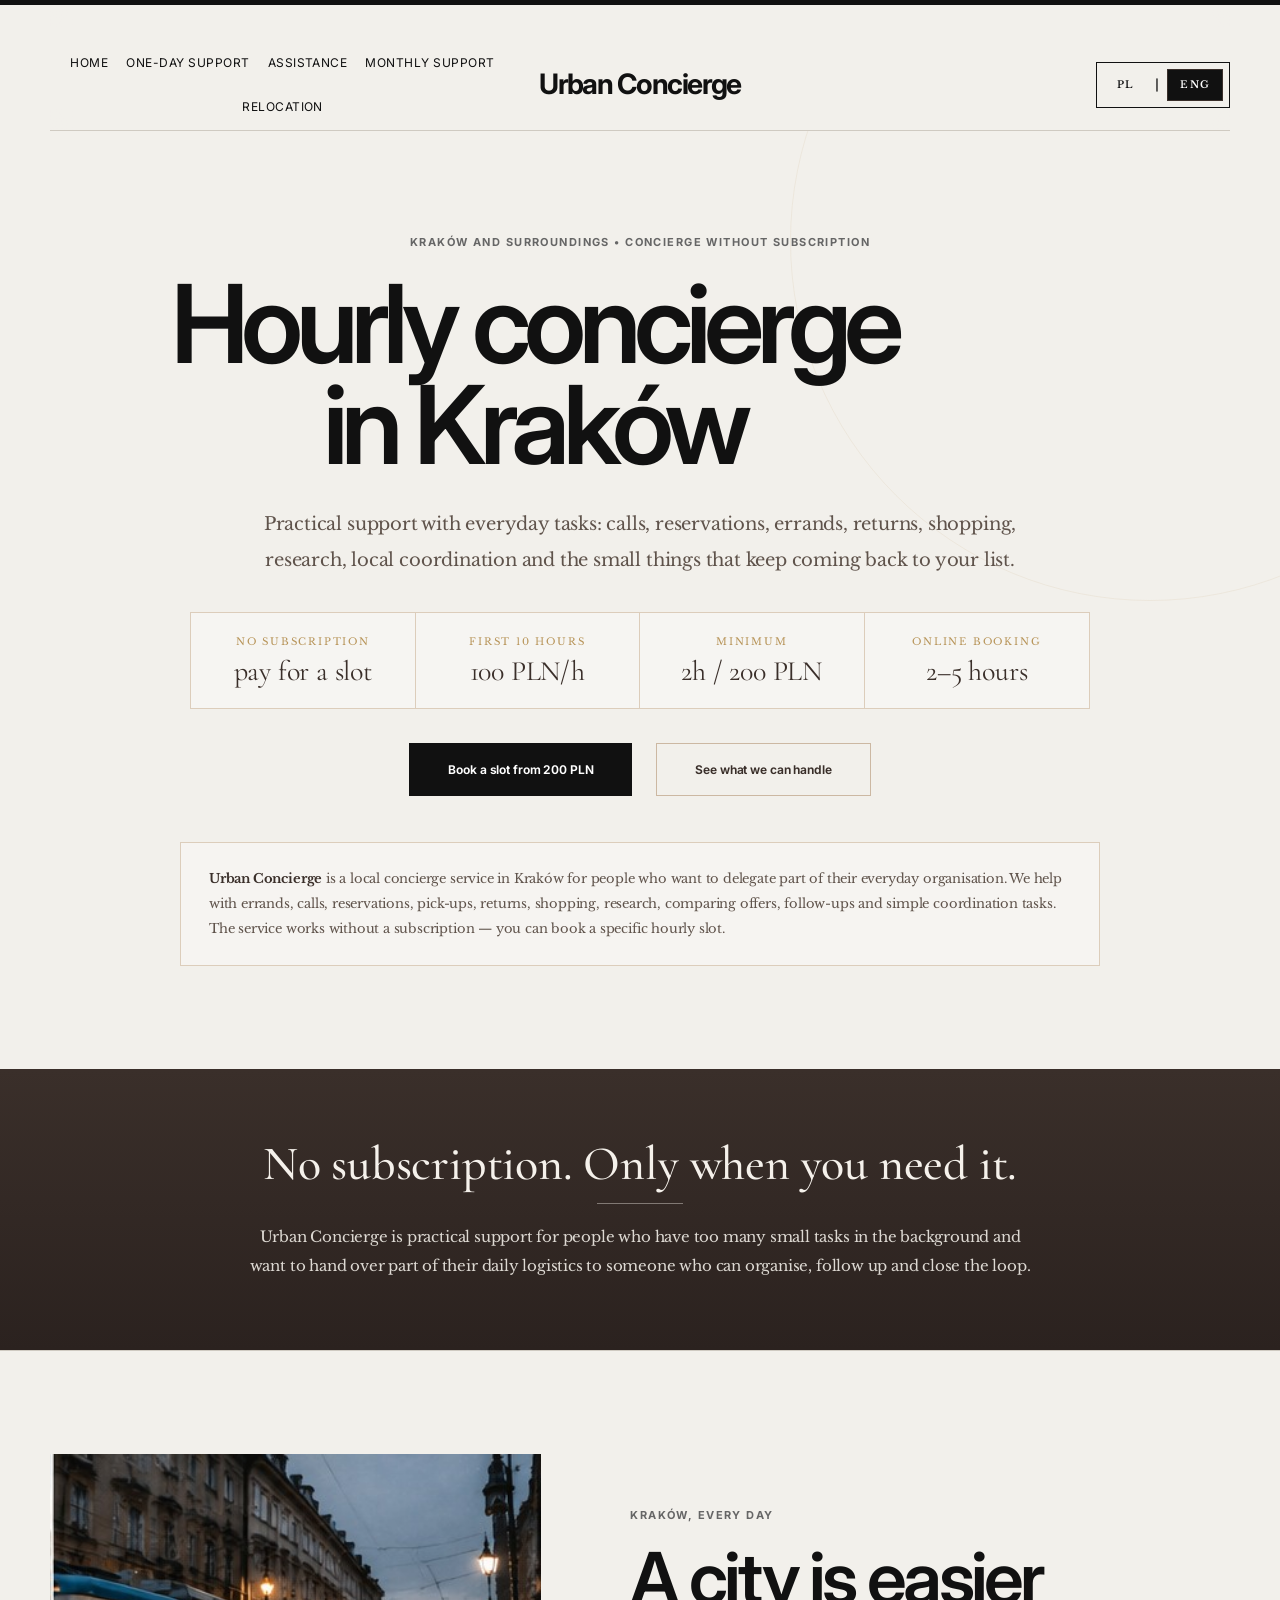
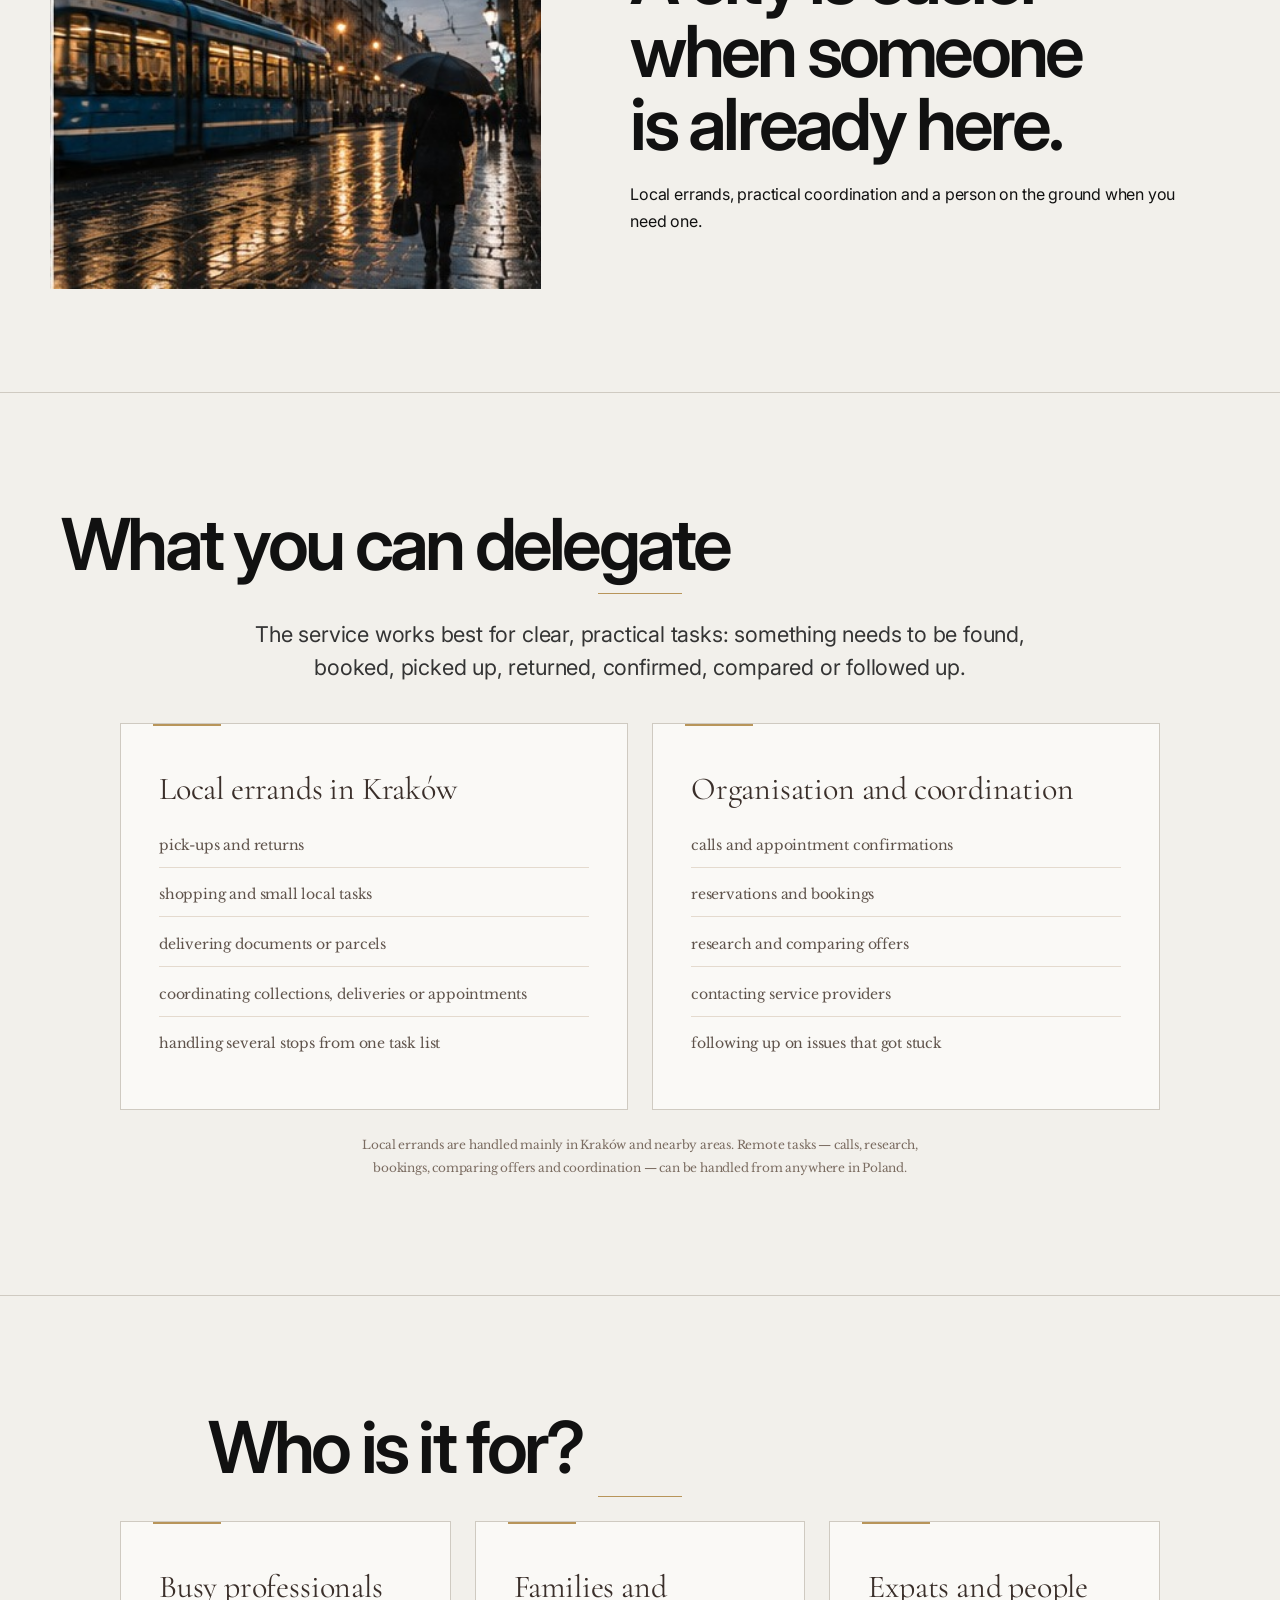
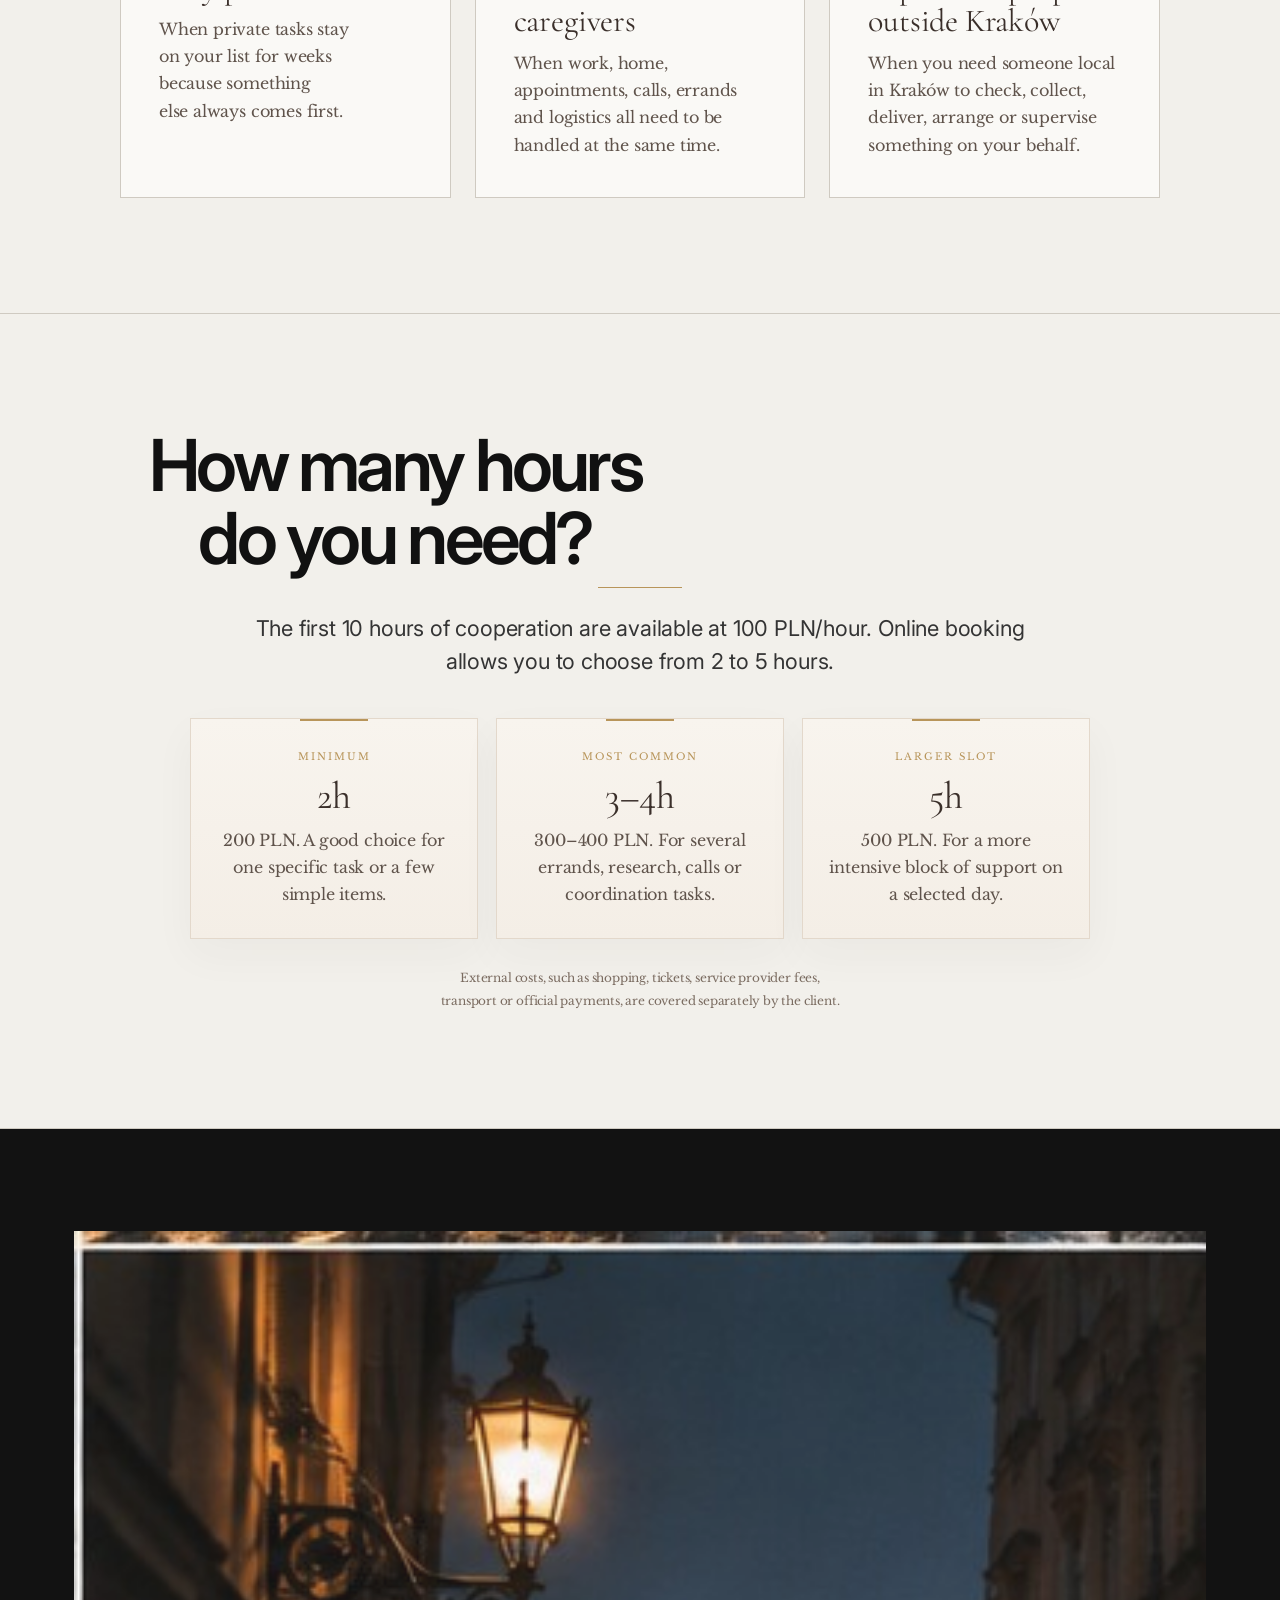
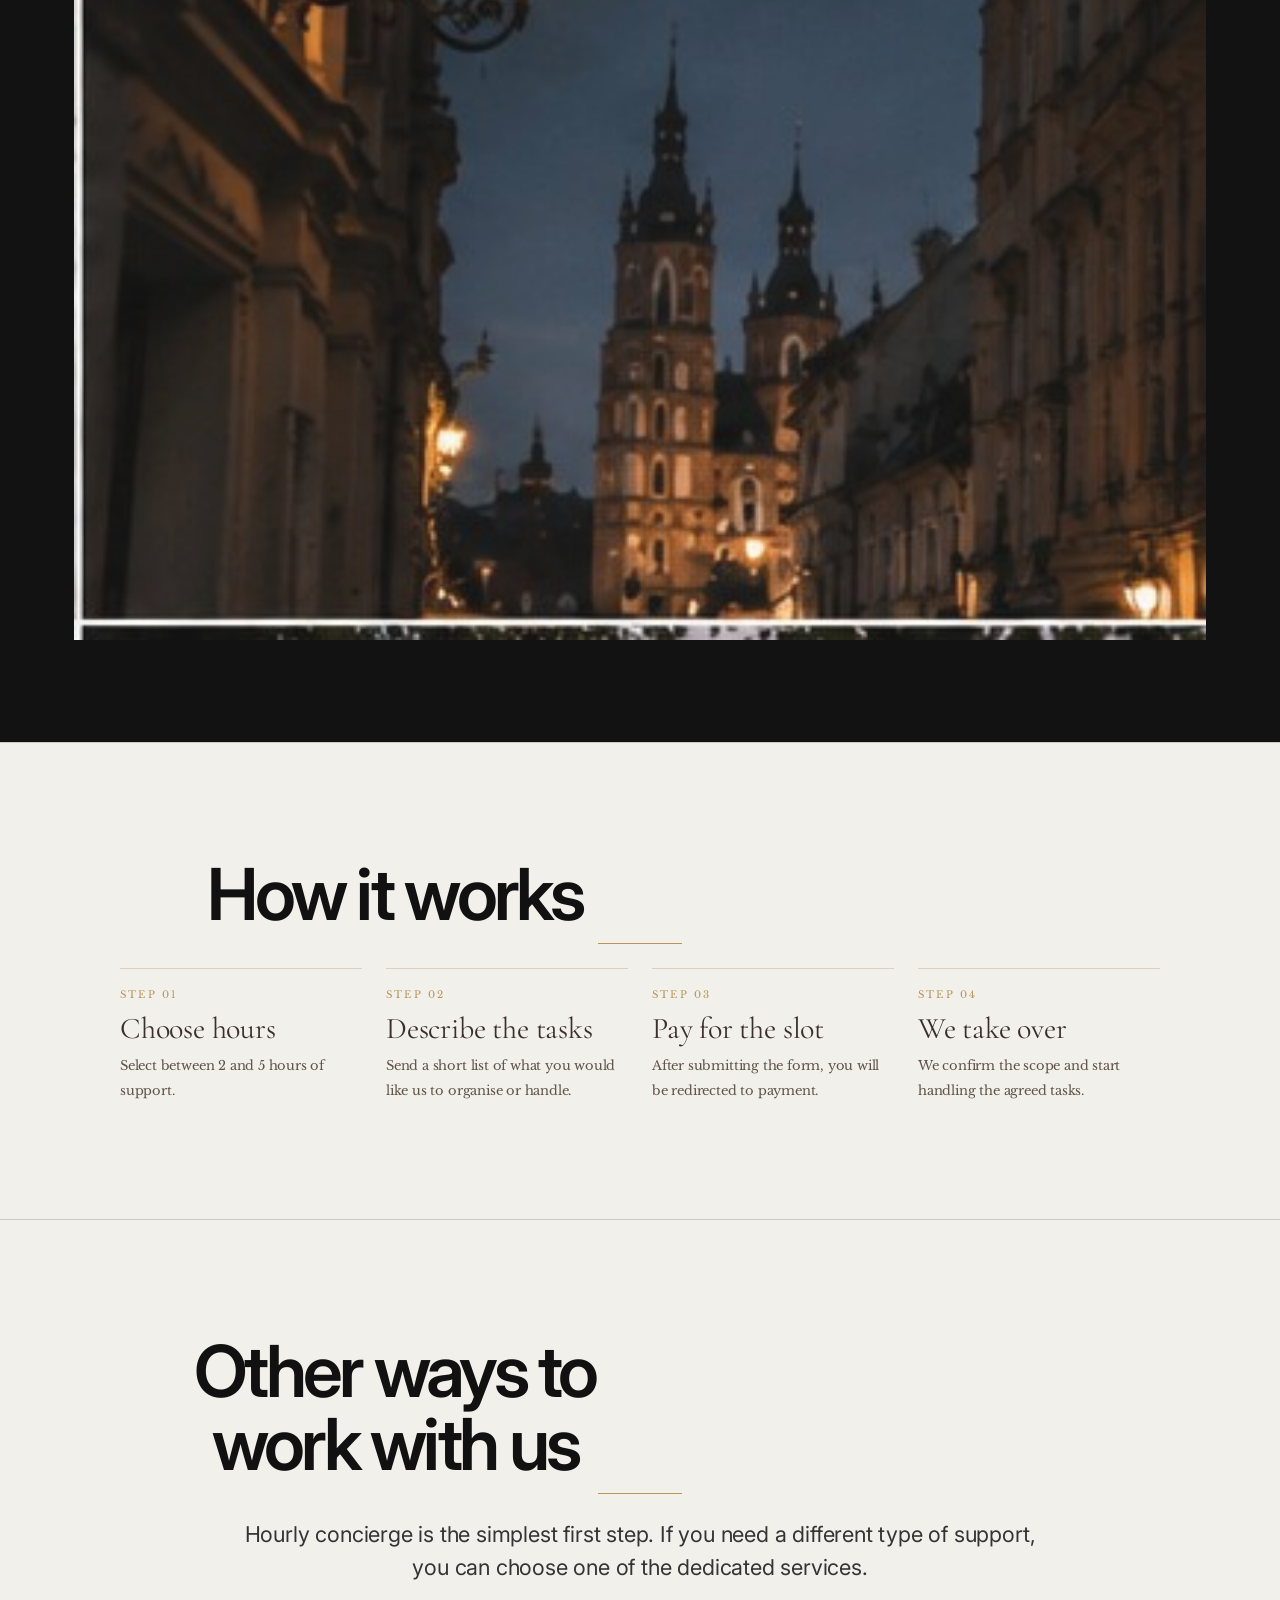
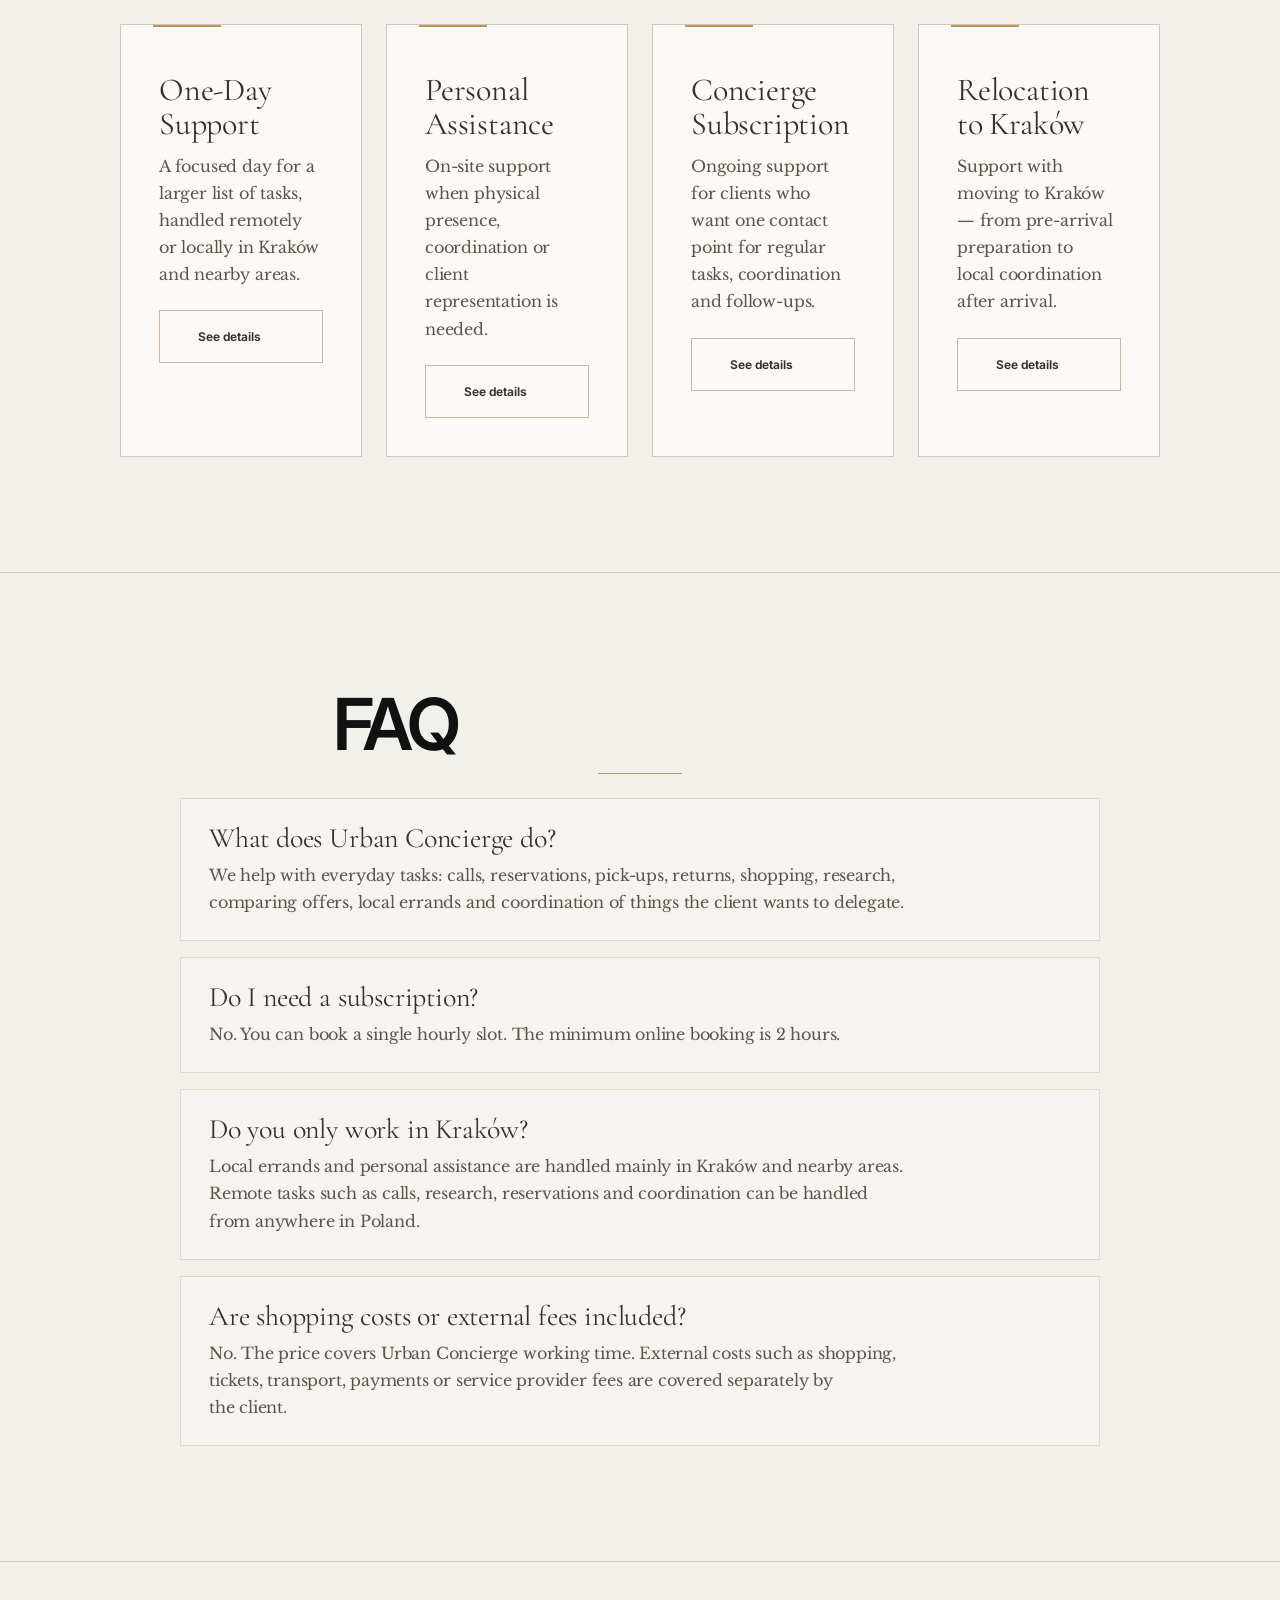
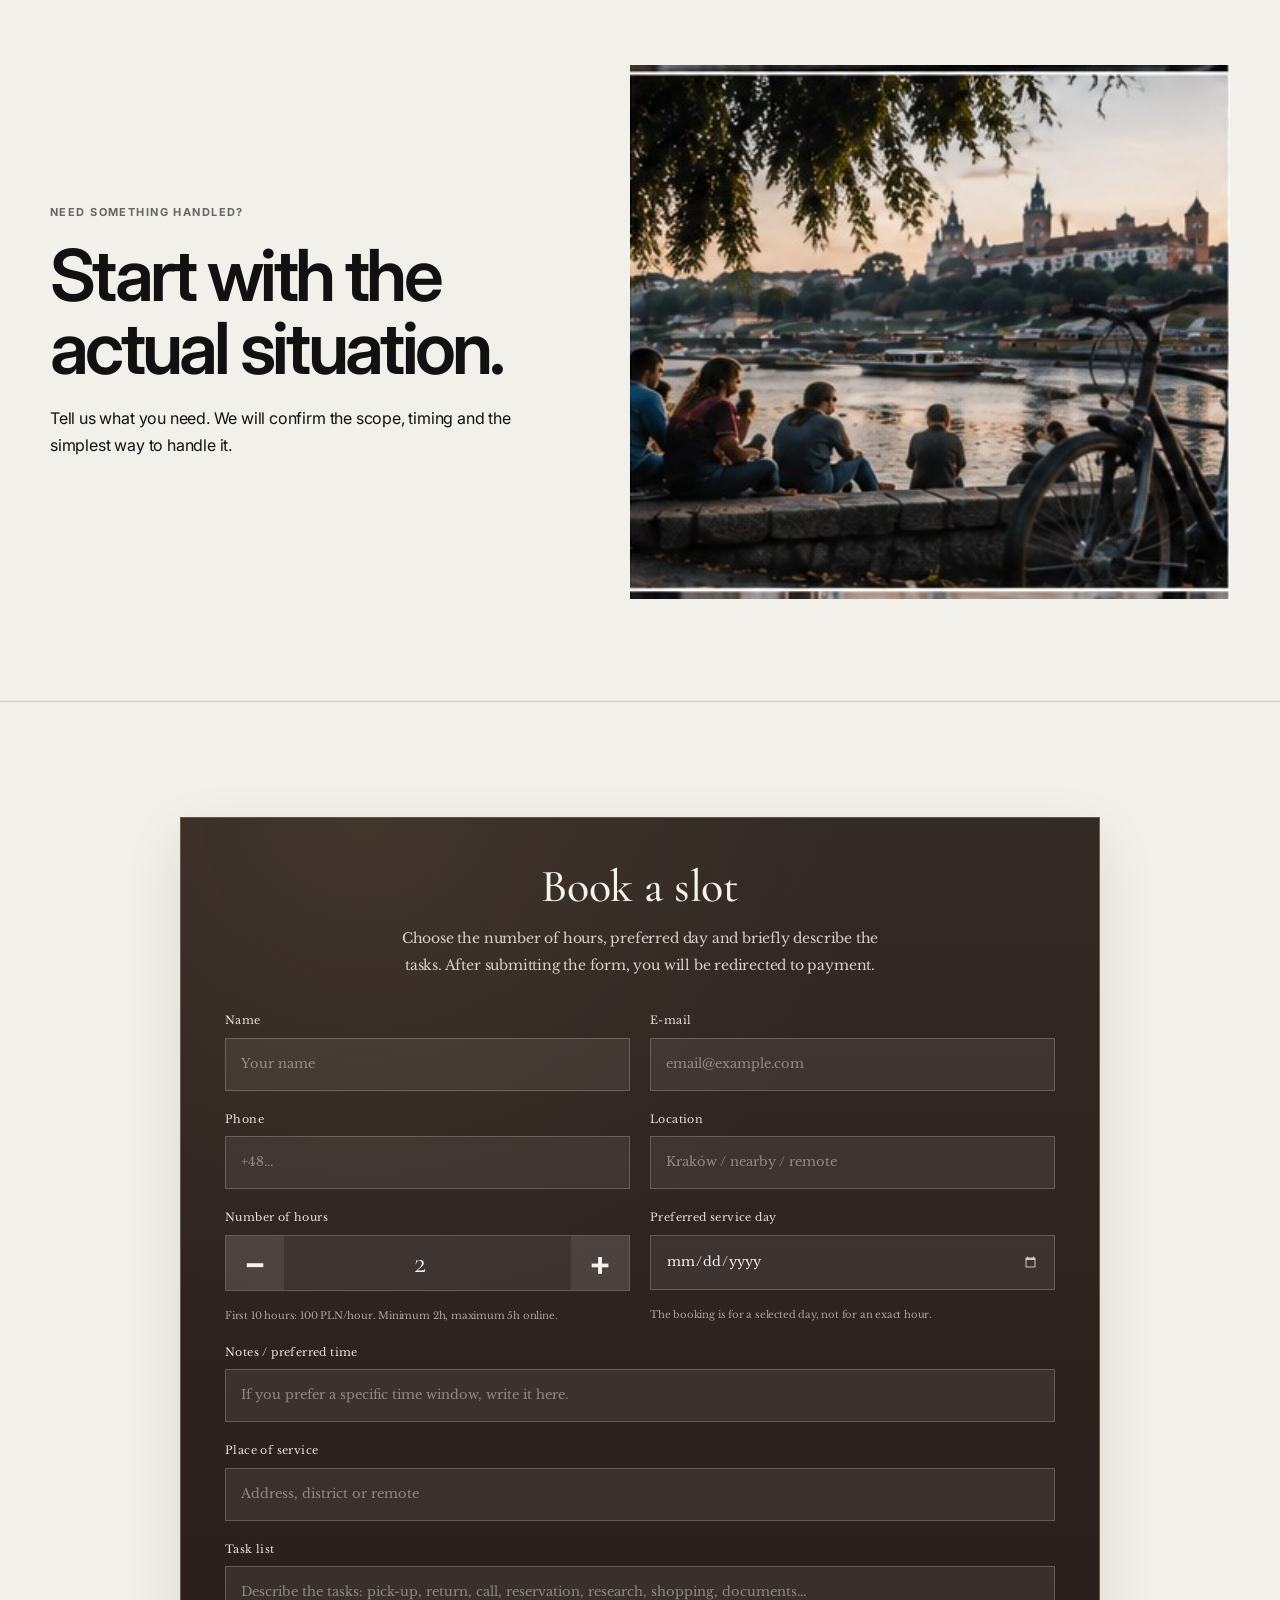
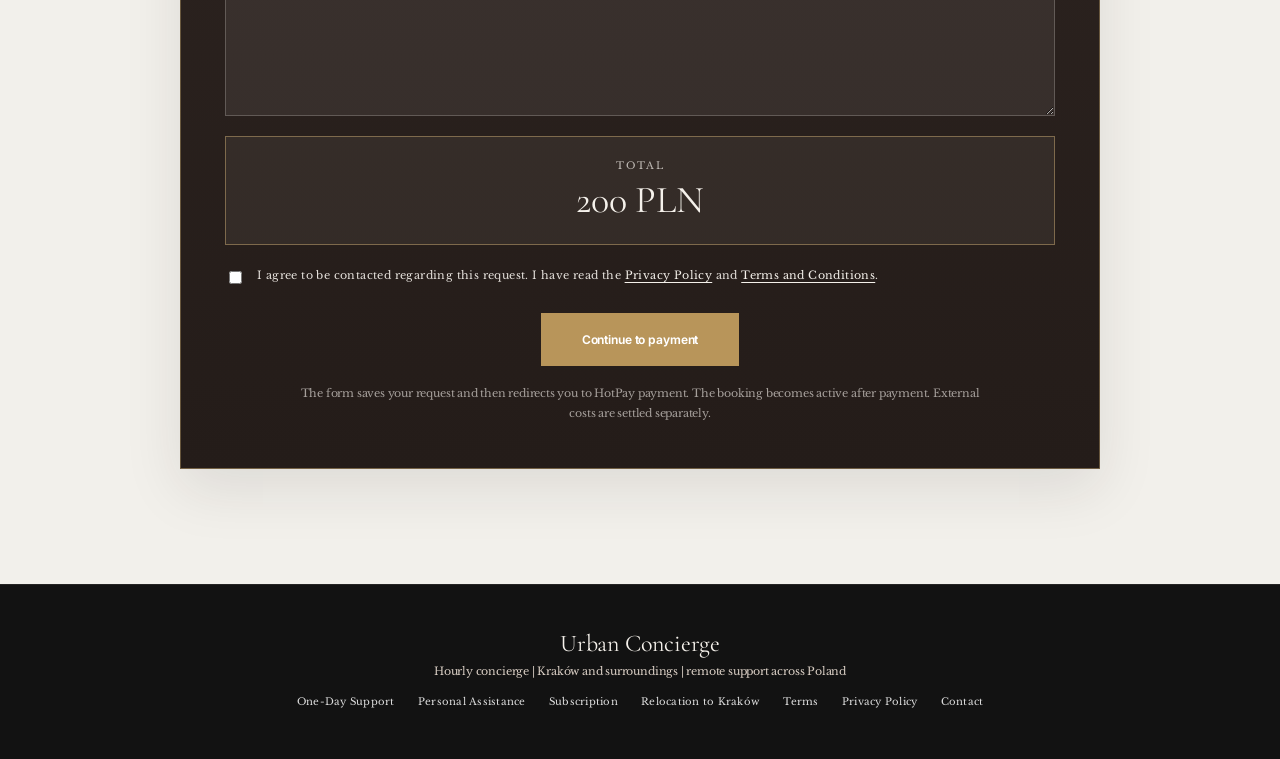
<file: expats-krakow/index.html>
<!DOCTYPE html>
<html lang="en">
<head>
  <meta charset="UTF-8" />
  <meta name="viewport" content="width=device-width, initial-scale=1.0" />

  <title>Urban Concierge | Local support in Kraków</title>
  <meta name="description" content="Urban Concierge — hourly concierge service in Kraków. No subscription. Calls, reservations, errands, returns, shopping, research and everyday coordination. First 10 hours: 100 PLN/hour." />
  <link rel="canonical" href="https://urbanconcierge.pl/expats-krakow/" />
  <link rel="icon" type="image/png" href="/favicon.png" />

  <meta name="google-site-verification" content="AAxFEQEICNm5e7gTLla3e9yeV5aEDyHjChOliVF_S7M" />

  <link rel="preconnect" href="https://fonts.googleapis.com">
  <link rel="preconnect" href="https://fonts.gstatic.com" crossorigin>
  <link href="https://fonts.googleapis.com/css2?family=Cormorant+Garamond:wght@500;600&family=Libre+Baskerville:wght@400;700&display=swap" rel="stylesheet">

  <script async src="https://www.googletagmanager.com/gtag/js?id=AW-18108841323"></script>
  <script>
    window.dataLayer = window.dataLayer || [];
    function gtag(){dataLayer.push(arguments);}
    gtag('js', new Date());
    gtag('config', 'AW-18108841323');
  </script>

  <script type="application/ld+json">
  {
    "@context": "https://schema.org",
    "@type": "LocalBusiness",
    "name": "Urban Concierge",
    "url": "https://urbanconcierge.pl/expats-krakow/",
    "areaServed": ["Kraków", "Lesser Poland", "Poland"],
    "description": "Urban Concierge offers hourly concierge support in Kraków: calls, reservations, errands, returns, shopping, research, local assistance and everyday coordination.",
    "priceRange": "from 200 PLN",
    "email": "info@urbanconcierge.pl",
    "address": {
      "@type": "PostalAddress",
      "addressLocality": "Kraków",
      "addressCountry": "PL"
    }
  }
  </script>

  <style>
    html, body {
      background: #F5F1EB;
      margin: 0;
      padding: 0;
      scroll-behavior: smooth;
      overflow-x: hidden;
    }

    body {
      color: #3A2F2A;
      -webkit-font-smoothing: antialiased;
      text-rendering: optimizeLegibility;
    }

    * { box-sizing: border-box; }

    :root {
      --bg: #F5F1EB;
      --bg-soft: #F8F4EE;
      --text: #3A2F2A;
      --muted: #5F534B;
      --soft: #7B6C61;
      --line: #E7DDD2;
      --line-strong: #DDCFBF;
      --gold: #B8955A;
      --gold-soft: #C2A46D;
      --hover: #473934;
    }

    .uc-topbar {
      width: 100%;
      height: 14px;
      background: linear-gradient(90deg, #2B221F 0%, #3A2F2A 50%, #2B221F 100%);
    }

    .uc-shell {
      max-width: 1180px;
      margin: 0 auto;
      padding: 0 40px;
    }

    .uc-brandbar { padding: 34px 0 0 0; }

    .uc-headerbar {
      display: grid;
      grid-template-columns: 1fr auto 1fr;
      align-items: center;
      gap: 24px;
    }

    .uc-mini-nav {
      justify-self: start;
      display: flex;
      align-items: center;
      gap: 24px;
      font-family: 'Libre Baskerville', serif;
      font-size: 10px;
      letter-spacing: 1.1px;
      text-transform: uppercase;
    }

    .uc-mini-nav a {
      color: var(--soft);
      text-decoration: none;
      transition: color 0.22s ease;
    }

    .uc-mini-nav a:hover { color: var(--gold); }

    .uc-brand {
      justify-self: center;
      font-family: 'Cormorant Garamond', serif;
      font-size: 31px;
      line-height: 1.1;
      font-weight: 600;
      color: var(--gold);
      letter-spacing: 0.25px;
      text-decoration: none;
      white-space: nowrap;
    }

    .uc-lang-switch {
      justify-self: end;
      display: inline-flex;
      align-items: center;
      gap: 8px;
      padding: 6px;
      background: rgba(255,255,255,0.32);
      border: 1px solid #D8C8B6;
    }

    .uc-lang-current,
    .uc-lang-switch a {
      display: inline-block;
      min-width: 44px;
      text-align: center;
      padding: 8px 12px;
      font-family: 'Libre Baskerville', serif;
      font-size: 10px;
      line-height: 1.4;
      letter-spacing: 1.2px;
      text-transform: uppercase;
      text-decoration: none;
    }

    .uc-lang-current {
      background: var(--text);
      color: #FFFFFF;
      border: 1px solid var(--text);
    }

    .uc-lang-switch a {
      color: var(--text);
      border: 1px solid transparent;
      transition: all 0.22s ease;
    }

    .uc-lang-switch a:hover {
      background: #EEE6DD;
      border-color: var(--gold);
    }

    .uc-hero {
      min-height: calc(92vh - 14px);
      display: flex;
      align-items: center;
      justify-content: center;
      padding: 54px 0 76px 0;
      position: relative;
      overflow: hidden;
    }

    .uc-hero:before {
      content: "";
      position: absolute;
      width: 720px;
      height: 720px;
      border: 1px solid rgba(184,149,90,0.10);
      border-radius: 50%;
      top: -250px;
      right: -230px;
      pointer-events: none;
    }

    .uc-hero-inner {
      max-width: 1040px;
      margin: 0 auto;
      text-align: center;
      position: relative;
      z-index: 2;
    }

    .uc-kicker {
      font-family: 'Libre Baskerville', serif;
      font-size: 10px;
      line-height: 1.8;
      letter-spacing: 4px;
      text-transform: uppercase;
      color: #9C8F84;
      margin-bottom: 28px;
    }

    .uc-h1 {
      font-family: 'Cormorant Garamond', serif;
      font-size: 74px;
      line-height: 1.03;
      font-weight: 500;
      color: var(--text);
      margin: 0 0 26px 0;
      letter-spacing: -0.9px;
      text-wrap: balance;
    }

    .uc-sub {
      max-width: 850px;
      margin: 0 auto 24px auto;
      font-family: 'Libre Baskerville', serif;
      font-size: 18px;
      line-height: 2;
      color: var(--muted);
      text-wrap: balance;
    }

    .uc-ai-summary {
      max-width: 920px;
      margin: 34px auto 0 auto;
      padding: 24px 28px;
      border: 1px solid #DCCDBB;
      background: rgba(255,255,255,0.28);
      font-family: 'Libre Baskerville', serif;
      font-size: 13px;
      line-height: 1.9;
      color: var(--muted);
      text-align: left;
    }

    .uc-ai-summary strong { color: var(--text); }

    .uc-offer-strip {
      max-width: 900px;
      margin: 34px auto 34px auto;
      display: grid;
      grid-template-columns: repeat(4, minmax(0, 1fr));
      border: 1px solid #DCCDBB;
      background: rgba(255,255,255,0.32);
    }

    .uc-offer-item {
      padding: 22px 18px;
      border-right: 1px solid #DCCDBB;
    }

    .uc-offer-item:last-child { border-right: none; }

    .uc-offer-label {
      font-family: 'Libre Baskerville', serif;
      font-size: 10px;
      text-transform: uppercase;
      letter-spacing: 1.8px;
      color: var(--gold);
      margin-bottom: 8px;
    }

    .uc-offer-value {
      font-family: 'Cormorant Garamond', serif;
      font-size: 28px;
      line-height: 1.1;
      color: var(--text);
    }

    .uc-btn {
      display: inline-block;
      text-decoration: none;
      padding: 18px 38px;
      font-family: 'Libre Baskerville', serif;
      font-size: 12px;
      letter-spacing: 0.55px;
      transition: all 0.24s ease;
      margin: 0 10px 12px 10px;
    }

    .uc-btn-primary {
      background: var(--text);
      color: #FFFFFF;
      border: 1px solid var(--text);
    }

    .uc-btn-primary:hover {
      background: var(--hover);
      border-color: var(--hover);
      transform: translateY(-1px);
    }

    .uc-btn-secondary {
      background: transparent;
      color: var(--text);
      border: 1px solid #CCB8A2;
    }

    .uc-btn-secondary:hover {
      background: #EEE6DD;
      border-color: var(--gold);
      transform: translateY(-1px);
    }

    .uc-band {
      background: linear-gradient(180deg, #3A2F2A 0%, #2B221F 100%);
      color: #F5F1EB;
      padding: 70px 36px;
      text-align: center;
    }

    .uc-band-title {
      font-family: 'Cormorant Garamond', serif;
      font-size: 48px;
      line-height: 1.08;
      font-weight: 500;
      margin: 0 0 12px 0;
      color: #F5F1EB;
      text-wrap: balance;
    }

    .uc-band-rule {
      width: 86px;
      height: 1px;
      background: rgba(245,241,235,0.40);
      margin: 0 auto 18px auto;
    }

    .uc-band-copy {
      max-width: 820px;
      margin: 0 auto;
      font-family: 'Libre Baskerville', serif;
      font-size: 15px;
      line-height: 1.95;
      color: rgba(245,241,235,0.88);
      text-wrap: balance;
    }

    .uc-section {
      padding: 92px 0;
      position: relative;
    }

    .uc-section + .uc-section { border-top: 1px solid var(--line); }

    .uc-section-soft { background: var(--bg-soft); }

    .uc-title {
      text-align: center;
      font-family: 'Cormorant Garamond', serif;
      font-size: 52px;
      line-height: 1.04;
      font-weight: 500;
      color: var(--text);
      margin: 0 0 12px 0;
      text-wrap: balance;
    }

    .uc-rule {
      width: 84px;
      height: 1px;
      background: var(--gold);
      margin: 0 auto 24px auto;
    }

    .uc-intro {
      max-width: 840px;
      margin: 0 auto 40px auto;
      text-align: center;
      font-family: 'Libre Baskerville', serif;
      font-size: 15px;
      line-height: 1.95;
      color: var(--muted);
      text-wrap: balance;
    }

    .uc-grid-2,
    .uc-grid-3,
    .uc-grid-4,
    .uc-steps {
      display: grid;
      gap: 24px;
      max-width: 1040px;
      margin: 0 auto;
    }

    .uc-grid-2 { grid-template-columns: repeat(2, minmax(0, 1fr)); }
    .uc-grid-3 { grid-template-columns: repeat(3, minmax(0, 1fr)); }
    .uc-grid-4 { grid-template-columns: repeat(4, minmax(0, 1fr)); }

    .uc-card,
    .uc-price-card {
      background: linear-gradient(180deg, #F8F4EE 0%, #F4EEE6 100%);
      border: 1px solid #E3D8CB;
      padding: 34px 32px;
      text-align: left;
      display: flex;
      flex-direction: column;
      min-height: 100%;
      position: relative;
      box-shadow: 0 16px 40px rgba(58,47,42,0.04);
    }

    .uc-card:before,
    .uc-price-card:before {
      content: "";
      position: absolute;
      top: 0;
      left: 32px;
      width: 68px;
      height: 2px;
      background: var(--gold);
    }

    .uc-card-title {
      font-family: 'Cormorant Garamond', serif;
      font-size: 32px;
      line-height: 1.06;
      color: var(--text);
      margin: 10px 0 12px 0;
      text-wrap: balance;
    }

    .uc-card-copy {
      font-family: 'Libre Baskerville', serif;
      font-size: 13px;
      line-height: 1.9;
      color: var(--muted);
      margin: 0;
      text-wrap: balance;
    }

    .uc-example-list {
      margin: 0;
      padding: 0;
      list-style: none;
      font-family: 'Libre Baskerville', serif;
      font-size: 14px;
      line-height: 1.9;
      color: var(--muted);
    }

    .uc-example-list li {
      padding: 10px 0;
      border-bottom: 1px solid rgba(221,207,191,0.72);
    }

    .uc-example-list li:last-child { border-bottom: none; }

    .uc-note {
      max-width: 760px;
      margin: 24px auto 0 auto;
      text-align: center;
      font-family: 'Libre Baskerville', serif;
      font-size: 12px;
      line-height: 1.9;
      color: var(--soft);
      text-wrap: balance;
    }

    .uc-price-row {
      display: grid;
      grid-template-columns: repeat(3, minmax(0, 1fr));
      gap: 18px;
      max-width: 900px;
      margin: 0 auto 28px auto;
    }

    .uc-price-card {
      text-align: center;
      padding: 30px 22px;
    }

    .uc-price-card:before {
      left: 50%;
      transform: translateX(-50%);
    }

    .uc-price-label {
      font-family: 'Libre Baskerville', serif;
      font-size: 10px;
      line-height: 1.6;
      letter-spacing: 2px;
      text-transform: uppercase;
      color: var(--gold);
      margin-bottom: 12px;
    }

    .uc-price-value {
      font-family: 'Cormorant Garamond', serif;
      font-size: 38px;
      line-height: 1;
      color: var(--text);
      margin-bottom: 12px;
    }

    .uc-price-copy {
      font-family: 'Libre Baskerville', serif;
      font-size: 12px;
      line-height: 1.85;
      color: var(--muted);
      margin: 0;
    }

    .uc-steps { grid-template-columns: repeat(4, minmax(0, 1fr)); }

    .uc-step {
      text-align: left;
      padding-top: 18px;
      border-top: 1px solid var(--line-strong);
    }

    .uc-step-no {
      font-family: 'Libre Baskerville', serif;
      font-size: 10px;
      line-height: 1.6;
      letter-spacing: 2.2px;
      text-transform: uppercase;
      color: var(--gold);
      margin-bottom: 10px;
    }

    .uc-step-title {
      font-family: 'Cormorant Garamond', serif;
      font-size: 30px;
      line-height: 1.04;
      color: var(--text);
      margin: 0 0 10px 0;
      text-wrap: balance;
    }

    .uc-step-copy {
      font-family: 'Libre Baskerville', serif;
      font-size: 13px;
      line-height: 1.9;
      color: var(--muted);
    }

    .uc-faq {
      max-width: 920px;
      margin: 0 auto;
      display: grid;
      gap: 16px;
    }

    .uc-faq-item {
      border: 1px solid #E3D8CB;
      background: rgba(255,255,255,0.25);
      padding: 24px 28px;
    }

    .uc-faq-q {
      font-family: 'Cormorant Garamond', serif;
      font-size: 28px;
      line-height: 1.1;
      color: var(--text);
      margin-bottom: 8px;
    }

    .uc-faq-a {
      font-family: 'Libre Baskerville', serif;
      font-size: 13px;
      line-height: 1.9;
      color: var(--muted);
      margin: 0;
    }

    .uc-form-wrap {
      max-width: 920px;
      margin: 0 auto;
      background:
        radial-gradient(circle at 20% 0%, rgba(194,164,109,0.10), transparent 34%),
        linear-gradient(180deg, #332925 0%, #241C19 100%);
      border: 1px solid rgba(194,164,109,0.42);
      box-shadow: 0 20px 54px rgba(43,34,31,0.10);
      padding: 44px;
      color: #F5F1EB;
    }

    .uc-form-head {
      text-align: center;
      margin-bottom: 34px;
    }

    .uc-form-title {
      font-family: 'Cormorant Garamond', serif;
      font-size: 46px;
      line-height: 1.06;
      font-weight: 500;
      margin: 0 0 14px 0;
      color: #F5F1EB;
      text-wrap: balance;
    }

    .uc-form-copy {
      max-width: 730px;
      margin: 0 auto;
      font-family: 'Libre Baskerville', serif;
      font-size: 14px;
      line-height: 1.9;
      color: rgba(245,241,235,0.84);
      text-wrap: balance;
    }

    .uc-form-grid {
      display: grid;
      grid-template-columns: repeat(2, minmax(0, 1fr));
      gap: 20px;
    }

    .uc-field {
      display: flex;
      flex-direction: column;
      gap: 8px;
    }

    .uc-field-full { grid-column: 1 / -1; }

    .uc-field label,
    .uc-consent label {
      font-family: 'Libre Baskerville', serif;
      font-size: 11px;
      line-height: 1.6;
      letter-spacing: 0.4px;
      color: rgba(245,241,235,0.92);
    }

    .uc-field input,
    .uc-field textarea {
      width: 100%;
      border: 1px solid rgba(245,241,235,0.22);
      background: rgba(245,241,235,0.07);
      color: #F5F1EB;
      padding: 15px 15px;
      font-family: 'Libre Baskerville', serif;
      font-size: 13px;
      line-height: 1.6;
      outline: none;
      border-radius: 0;
    }

    .uc-field input::placeholder,
    .uc-field textarea::placeholder {
      color: rgba(245,241,235,0.46);
    }

    .uc-field textarea {
      min-height: 150px;
      resize: vertical;
    }

    input[type="date"]::-webkit-calendar-picker-indicator {
      filter: invert(1);
      opacity: 0.75;
      cursor: pointer;
    }

    .uc-hour-counter {
      display: grid;
      grid-template-columns: 58px 1fr 58px;
      border: 1px solid rgba(245,241,235,0.22);
      background: rgba(245,241,235,0.07);
      min-height: 56px;
    }

    .uc-hour-counter button {
      border: none;
      background: rgba(245,241,235,0.08);
      color: #F5F1EB;
      font-family: 'Cormorant Garamond', serif;
      font-size: 34px;
      line-height: 1;
      cursor: pointer;
    }

    .uc-hour-counter button:hover { background: rgba(194,164,109,0.25); }

    .uc-hour-counter input {
      border: none;
      text-align: center;
      background: transparent;
      color: #F5F1EB;
      font-family: 'Cormorant Garamond', serif;
      font-size: 30px;
      padding: 0;
    }

    .uc-small-note {
      font-family: 'Libre Baskerville', serif;
      font-size: 10px;
      line-height: 1.7;
      color: rgba(245,241,235,0.62);
      margin-top: 8px;
    }

    .uc-total-box {
      grid-column: 1 / -1;
      border: 1px solid rgba(194,164,109,0.52);
      padding: 22px;
      text-align: center;
      background: rgba(245,241,235,0.06);
    }

    .uc-total-label {
      font-family: 'Libre Baskerville', serif;
      font-size: 10px;
      letter-spacing: 2px;
      text-transform: uppercase;
      color: rgba(245,241,235,0.72);
      margin-bottom: 8px;
    }

    .uc-total-value {
      font-family: 'Cormorant Garamond', serif;
      font-size: 38px;
      line-height: 1.1;
      color: #F5F1EB;
    }

    .uc-consent {
      margin: 22px 0 26px 0;
      display: flex;
      gap: 12px;
      align-items: flex-start;
    }

    .uc-consent input {
      margin-top: 4px;
      accent-color: var(--gold);
    }

    .uc-consent a {
      color: #F5F1EB;
      text-decoration: underline;
      text-underline-offset: 3px;
    }

    .uc-form-submit { text-align: center; }

    .uc-submit {
      cursor: pointer;
      border-radius: 0;
      border: 1px solid var(--gold);
      background: var(--gold);
      color: #FFFFFF;
      padding: 18px 40px;
      font-family: 'Libre Baskerville', serif;
      font-size: 12px;
      letter-spacing: 0.55px;
      transition: all 0.24s ease;
    }

    .uc-submit:hover {
      background: var(--gold-soft);
      border-color: var(--gold-soft);
      transform: translateY(-1px);
    }

    .uc-form-note {
      max-width: 680px;
      margin: 18px auto 0 auto;
      text-align: center;
      font-family: 'Libre Baskerville', serif;
      font-size: 11px;
      line-height: 1.8;
      color: rgba(245,241,235,0.62);
    }

    .uc-hidden { display: none; }

    .uc-footer {
      background: linear-gradient(180deg, #261E1B 0%, #1E1714 100%);
      padding: 44px 34px 48px 34px;
      text-align: center;
      border-top: 1px solid rgba(245,241,235,0.08);
    }

    .uc-footer-brand {
      font-family: 'Cormorant Garamond', serif;
      font-size: 24px;
      color: #F5F1EB;
      margin-bottom: 6px;
    }

    .uc-footer-sub {
      font-family: 'Libre Baskerville', serif;
      font-size: 11px;
      color: #D9CEC4;
      margin-bottom: 14px;
    }

    .uc-footer-links {
      font-family: 'Libre Baskerville', serif;
      font-size: 10px;
      line-height: 1.9;
      letter-spacing: 0.25px;
    }

    .uc-footer-links a {
      color: #F5F1EB;
      text-decoration: none;
      margin: 0 10px;
      opacity: 0.92;
    }

    @media (max-width: 1100px) {
      .uc-mini-nav { display: none; }
      .uc-steps { grid-template-columns: repeat(2, minmax(0, 1fr)); }
      .uc-grid-4 { grid-template-columns: repeat(2, minmax(0, 1fr)); }
      .uc-grid-3 { grid-template-columns: 1fr; }
    }

    @media (max-width: 980px) {
      .uc-grid-2 { grid-template-columns: 1fr; }
      .uc-h1 { font-size: 58px; line-height: 1.05; }
      .uc-title, .uc-band-title, .uc-form-title { font-size: 44px; }
      .uc-offer-strip { grid-template-columns: repeat(2, minmax(0, 1fr)); }
      .uc-offer-item:nth-child(2) { border-right: none; }
      .uc-offer-item:nth-child(1),
      .uc-offer-item:nth-child(2) { border-bottom: 1px solid #DCCDBB; }
      .uc-price-row { grid-template-columns: 1fr; }
    }

    @media (max-width: 768px) {
      .uc-shell { padding: 0 20px; }
      .uc-brandbar { padding: 26px 0 0 0; }
      .uc-headerbar { grid-template-columns: 1fr; gap: 18px; }
      .uc-brand { font-size: 28px; }
      .uc-lang-switch { justify-self: center; }
      .uc-hero { min-height: auto; padding: 30px 0 60px 0; }
      .uc-h1 { font-size: 42px; line-height: 1.08; margin: 0 0 20px 0; }
      .uc-sub { font-size: 16px; line-height: 1.9; margin: 0 auto 16px auto; }
      .uc-section { padding: 74px 0; }
      .uc-title, .uc-band-title, .uc-form-title { font-size: 36px; }
      .uc-steps, .uc-form-grid, .uc-grid-4, .uc-grid-3 { grid-template-columns: 1fr; }
      .uc-offer-strip { grid-template-columns: 1fr; }
      .uc-offer-item { border-right: none; border-bottom: 1px solid #DCCDBB; }
      .uc-offer-item:last-child { border-bottom: none; }
      .uc-btn { display: block; max-width: 340px; margin: 0 auto 12px auto; }
      .uc-card, .uc-price-card { min-height: auto; padding: 32px 24px; }
      .uc-form-wrap { padding: 34px 22px; }
      .uc-submit { width: 100%; }
    }
  </style>

<style id="uc-system-refresh">
:root{--uc-ink:#151515;--uc-paper:#f4f1ea;--uc-line:rgba(21,21,21,.16)}
html{scroll-behavior:smooth}body{overflow-x:hidden}
.site-nav{display:flex;justify-content:center;gap:18px;flex-wrap:wrap;font-size:12px;letter-spacing:.04em;text-transform:uppercase}.site-nav a{color:inherit;text-decoration:none;border-bottom:1px solid transparent;padding:5px 0}.site-nav a:hover{border-color:currentColor}
.header-inner,.uc-headerbar{grid-template-columns:1fr auto 1fr!important;align-items:center!important}.header-inner>.site-nav,.uc-headerbar>.site-nav{justify-self:start}.brand,.uc-brand{white-space:nowrap}.lang,.uc-lang-switch{justify-self:end}
.hero{position:relative}.hero .shell,.uc-hero .uc-shell{position:relative}.hero-inner{max-width:900px}.sub,.intro,.band p,.form-copy,.card p,.card li{line-height:1.65!important}.content{overflow:hidden}.card{min-width:0}
.uc-photo img,.service-photo img{width:100%;height:auto;display:block}.service-photo{margin:0;overflow:hidden}.service-photo.wide{max-width:1180px;margin:0 auto}.service-photo.inset{max-width:720px;margin:0 auto}.service-photo-section{padding:clamp(34px,5vw,76px) 0}.service-photo-section.dark{background:#171717}.service-photo-section.dark img{opacity:.92}
.service-editorial{display:grid;grid-template-columns:minmax(0,.9fr) minmax(0,1.1fr);gap:clamp(28px,5vw,76px);align-items:center}.service-editorial.reverse .service-photo{order:2}.service-editorial .service-copy{max-width:600px}.service-eyebrow{font-size:12px;letter-spacing:.13em;text-transform:uppercase;margin-bottom:16px}.service-copy h2{font-size:clamp(34px,5vw,68px);line-height:1;letter-spacing:-.035em;margin:0 0 20px}.service-copy p{font-size:clamp(16px,1.5vw,20px);line-height:1.6;margin:0}
@media(max-width:900px){.header-inner,.uc-headerbar{grid-template-columns:1fr auto!important}.site-nav{grid-column:1/-1;grid-row:2;justify-self:stretch!important;justify-content:flex-start!important;overflow-x:auto;flex-wrap:nowrap;padding:10px 0 2px}.site-nav a{white-space:nowrap}.brand,.uc-brand{justify-self:start}.lang,.uc-lang-switch{justify-self:end}.service-editorial,.service-editorial.reverse{grid-template-columns:1fr}.service-editorial.reverse .service-photo{order:initial}}
@media(max-width:600px){.site-nav{gap:15px;font-size:11px}.hero h1,.uc-h1{overflow-wrap:normal;word-break:normal}.offer-strip,.uc-offer-strip{overflow:hidden}.service-photo-section{padding:30px 0}.content,section.content{padding-top:52px!important;padding-bottom:52px!important}}
</style>
  <link rel="stylesheet" href="/assets/urban-2026.css">
  <link rel="stylesheet" href="/assets/hotpay-config.css">
</head>

<body>
  <div class="uc-topbar"></div>

  <section class="uc-shell uc-brandbar">
    <div class="uc-headerbar">
      <nav class="site-nav" aria-label="Site navigation"><a href="/expats-krakow/">Home</a><a href="/expats-krakow/one-day-support/">One-Day Support</a><a href="/expats-krakow/in-person-assistance/">Assistance</a><a href="/expats-krakow/monthly-support/">Monthly Support</a><a href="/expats-krakow/relocation/">Relocation</a></nav>

      <a href="/expats-krakow/" class="uc-brand">Urban Concierge</a>

      <div class="uc-lang-switch">
        <a href="/">PL</a>
        <span>|</span>
        <span class="uc-lang-current">ENG</span>
      </div>
    </div>
  </section>

  <section class="uc-hero">
    <div class="uc-shell">
      <div class="uc-hero-inner">
        <div class="uc-kicker">Kraków and surroundings • concierge without subscription</div>

        <h1 class="uc-h1">Hourly concierge<br>in Kraków</h1>

        <div class="uc-sub">
          Practical support with everyday tasks: calls, reservations, errands, returns, shopping, research, local coordination and the small things that keep coming back to your list.
        </div>

        <div class="uc-offer-strip">
          <div class="uc-offer-item">
            <div class="uc-offer-label">No subscription</div>
            <div class="uc-offer-value">pay for a slot</div>
          </div>

          <div class="uc-offer-item">
            <div class="uc-offer-label">First 10 hours</div>
            <div class="uc-offer-value">100 PLN/h</div>
          </div>

          <div class="uc-offer-item">
            <div class="uc-offer-label">Minimum</div>
            <div class="uc-offer-value">2h / 200 PLN</div>
          </div>

          <div class="uc-offer-item">
            <div class="uc-offer-label">Online booking</div>
            <div class="uc-offer-value">2–5 hours</div>
          </div>
        </div>

        <div>
          <a href="#booking" class="uc-btn uc-btn-primary">Book a slot from 200 PLN</a>
          <a href="#what-we-handle" class="uc-btn uc-btn-secondary">See what we can handle</a>
        </div>

        <div class="uc-ai-summary">
          <strong>Urban Concierge</strong> is a local concierge service in Kraków for people who want to delegate part of their everyday organisation. We help with errands, calls, reservations, pick-ups, returns, shopping, research, comparing offers, follow-ups and simple coordination tasks. The service works without a subscription — you can book a specific hourly slot.
        </div>
      </div>
    </div>
  </section>

  <section class="uc-band" id="hourly-concierge">
    <div class="uc-shell">
      <div class="uc-band-title">No subscription. Only when you need it.</div>
      <div class="uc-band-rule"></div>
      <div class="uc-band-copy">
        Urban Concierge is practical support for people who have too many small tasks in the background and want to hand over part of their daily logistics to someone who can organise, follow up and close the loop.
      </div>
    </div>
  </section>

  <section class="service-photo-section"><div class="uc-shell service-editorial"><figure class="service-photo"><img src="/assets/photos/krakow-04.jpg" alt="Kraków in motion"></figure><div class="service-copy"><div class="service-eyebrow">KRAKÓW, EVERY DAY</div><h2>A city is easier when someone is already here.</h2><p>Local errands, practical coordination and a person on the ground when you need one.</p></div></div></section>
<section class="uc-section uc-section-soft" id="what-we-handle">
    <div class="uc-shell">
      <h2 class="uc-title">What you can delegate</h2>
      <div class="uc-rule"></div>

      <div class="uc-intro">
        The service works best for clear, practical tasks: something needs to be found, booked, picked up, returned, confirmed, compared or followed up.
      </div>

      <div class="uc-grid-2">
        <div class="uc-card">
          <div class="uc-card-title">Local errands in Kraków</div>
          <ul class="uc-example-list">
            <li>pick-ups and returns</li>
            <li>shopping and small local tasks</li>
            <li>delivering documents or parcels</li>
            <li>coordinating collections, deliveries or appointments</li>
            <li>handling several stops from one task list</li>
          </ul>
        </div>

        <div class="uc-card">
          <div class="uc-card-title">Organisation and coordination</div>
          <ul class="uc-example-list">
            <li>calls and appointment confirmations</li>
            <li>reservations and bookings</li>
            <li>research and comparing offers</li>
            <li>contacting service providers</li>
            <li>following up on issues that got stuck</li>
          </ul>
        </div>
      </div>

      <div class="uc-note">
        Local errands are handled mainly in Kraków and nearby areas. Remote tasks — calls, research, bookings, comparing offers and coordination — can be handled from anywhere in Poland.
      </div>
    </div>
  </section>

  <section class="uc-section">
    <div class="uc-shell">
      <h2 class="uc-title">Who is it for?</h2>
      <div class="uc-rule"></div>

      <div class="uc-grid-3">
        <div class="uc-card">
          <div class="uc-card-title">Busy professionals</div>
          <p class="uc-card-copy">
            When private tasks stay on your list for weeks because something else always comes first.
          </p>
        </div>

        <div class="uc-card">
          <div class="uc-card-title">Families and caregivers</div>
          <p class="uc-card-copy">
            When work, home, appointments, calls, errands and logistics all need to be handled at the same time.
          </p>
        </div>

        <div class="uc-card">
          <div class="uc-card-title">Expats and people outside Kraków</div>
          <p class="uc-card-copy">
            When you need someone local in Kraków to check, collect, deliver, arrange or supervise something on your behalf.
          </p>
        </div>
      </div>
    </div>
  </section>

  <section class="uc-section uc-section-soft">
    <div class="uc-shell">
      <h2 class="uc-title">How many hours do you need?</h2>
      <div class="uc-rule"></div>

      <div class="uc-intro">
        The first 10 hours of cooperation are available at 100 PLN/hour. Online booking allows you to choose from 2 to 5 hours.
      </div>

      <div class="uc-price-row">
        <div class="uc-price-card">
          <div class="uc-price-label">Minimum</div>
          <div class="uc-price-value">2h</div>
          <p class="uc-price-copy">200 PLN. A good choice for one specific task or a few simple items.</p>
        </div>

        <div class="uc-price-card">
          <div class="uc-price-label">Most common</div>
          <div class="uc-price-value">3–4h</div>
          <p class="uc-price-copy">300–400 PLN. For several errands, research, calls or coordination tasks.</p>
        </div>

        <div class="uc-price-card">
          <div class="uc-price-label">Larger slot</div>
          <div class="uc-price-value">5h</div>
          <p class="uc-price-copy">500 PLN. For a more intensive block of support on a selected day.</p>
        </div>
      </div>

      <div class="uc-note">
        External costs, such as shopping, tickets, service provider fees, transport or official payments, are covered separately by the client.
      </div>
    </div>
  </section>

  <section class="service-photo-section dark"><div class="uc-shell"><figure class="service-photo wide"><img src="/assets/photos/krakow-08.jpg" alt="Kraków after dark"></figure></div></section>
<section class="uc-section" id="how-it-works">
    <div class="uc-shell">
      <h2 class="uc-title">How it works</h2>
      <div class="uc-rule"></div>

      <div class="uc-steps">
        <div class="uc-step">
          <div class="uc-step-no">Step 01</div>
          <div class="uc-step-title">Choose hours</div>
          <div class="uc-step-copy">Select between 2 and 5 hours of support.</div>
        </div>

        <div class="uc-step">
          <div class="uc-step-no">Step 02</div>
          <div class="uc-step-title">Describe the tasks</div>
          <div class="uc-step-copy">Send a short list of what you would like us to organise or handle.</div>
        </div>

        <div class="uc-step">
          <div class="uc-step-no">Step 03</div>
          <div class="uc-step-title">Pay for the slot</div>
          <div class="uc-step-copy">After submitting the form, you will be redirected to payment.</div>
        </div>

        <div class="uc-step">
          <div class="uc-step-no">Step 04</div>
          <div class="uc-step-title">We take over</div>
          <div class="uc-step-copy">We confirm the scope and start handling the agreed tasks.</div>
        </div>
      </div>
    </div>
  </section>

  <section class="uc-section uc-section-soft">
    <div class="uc-shell">
      <h2 class="uc-title">Other ways to work with us</h2>
      <div class="uc-rule"></div>

      <div class="uc-intro">
        Hourly concierge is the simplest first step. If you need a different type of support, you can choose one of the dedicated services.
      </div>

      <div class="uc-grid-4">
        <div class="uc-card">
          <div class="uc-card-title">One-Day Support</div>
          <p class="uc-card-copy">A focused day for a larger list of tasks, handled remotely or locally in Kraków and nearby areas.</p>
          <a href="/1-dzien-wsparcia/" class="uc-btn uc-btn-secondary" style="margin:22px 0 0 0;">See details</a>
        </div>

        <div class="uc-card">
          <div class="uc-card-title">Personal Assistance</div>
          <p class="uc-card-copy">On-site support when physical presence, coordination or client representation is needed.</p>
          <a href="/asysty/" class="uc-btn uc-btn-secondary" style="margin:22px 0 0 0;">See details</a>
        </div>

        <div class="uc-card">
          <div class="uc-card-title">Concierge Subscription</div>
          <p class="uc-card-copy">Ongoing support for clients who want one contact point for regular tasks, coordination and follow-ups.</p>
          <a href="/abonament/" class="uc-btn uc-btn-secondary" style="margin:22px 0 0 0;">See details</a>
        </div>

        <div class="uc-card">
          <div class="uc-card-title">Relocation to Kraków</div>
          <p class="uc-card-copy">Support with moving to Kraków — from pre-arrival preparation to local coordination after arrival.</p>
          <a href="/relokacja-krakow/" class="uc-btn uc-btn-secondary" style="margin:22px 0 0 0;">See details</a>
        </div>
      </div>
    </div>
  </section>

  <section class="uc-section">
    <div class="uc-shell">
      <h2 class="uc-title">FAQ</h2>
      <div class="uc-rule"></div>

      <div class="uc-faq">
        <div class="uc-faq-item">
          <div class="uc-faq-q">What does Urban Concierge do?</div>
          <p class="uc-faq-a">
            We help with everyday tasks: calls, reservations, pick-ups, returns, shopping, research, comparing offers, local errands and coordination of things the client wants to delegate.
          </p>
        </div>

        <div class="uc-faq-item">
          <div class="uc-faq-q">Do I need a subscription?</div>
          <p class="uc-faq-a">
            No. You can book a single hourly slot. The minimum online booking is 2 hours.
          </p>
        </div>

        <div class="uc-faq-item">
          <div class="uc-faq-q">Do you only work in Kraków?</div>
          <p class="uc-faq-a">
            Local errands and personal assistance are handled mainly in Kraków and nearby areas. Remote tasks such as calls, research, reservations and coordination can be handled from anywhere in Poland.
          </p>
        </div>

        <div class="uc-faq-item">
          <div class="uc-faq-q">Are shopping costs or external fees included?</div>
          <p class="uc-faq-a">
            No. The price covers Urban Concierge working time. External costs such as shopping, tickets, transport, payments or service provider fees are covered separately by the client.
          </p>
        </div>
      </div>
    </div>
  </section>

  <section class="service-photo-section"><div class="uc-shell service-editorial reverse"><figure class="service-photo"><img src="/assets/photos/krakow-06.jpg" alt="Kraków by the river"></figure><div class="service-copy"><div class="service-eyebrow">NEED SOMETHING HANDLED?</div><h2>Start with the actual situation.</h2><p>Tell us what you need. We will confirm the scope, timing and the simplest way to handle it.</p></div></div></section>
<section class="uc-section uc-section-soft" id="booking">
    <div class="uc-shell">
      <div class="uc-form-wrap">
        <div class="uc-form-head">
          <div class="uc-form-title">Book a slot</div>
          <div class="uc-form-copy">
            Choose the number of hours, preferred day and briefly describe the tasks. After submitting the form, you will be redirected to payment.
          </div>
        </div>

        <form name="urban-concierge-eng" method="POST" data-netlify="true" netlify-honeypot="bot-field" class="uc-form" id="ucBookingForm">
          <input type="hidden" name="form-name" value="urban-concierge-eng">
          <input type="hidden" id="priceHidden" name="slot_value" value="200 PLN">
          <input type="hidden" id="hoursHidden" name="number_of_hours" value="2">
          <input type="hidden" id="orderIdHidden" name="order_id" value="">

          <p class="uc-hidden">
            <label>Do not fill this field: <input name="bot-field"></label>
          </p>

          <div class="uc-form-grid">
            <div class="uc-field">
              <label for="name">Name</label>
              <input id="name" name="name" type="text" placeholder="Your name" required>
            </div>

            <div class="uc-field">
              <label for="email">E-mail</label>
              <input id="email" name="email" type="email" placeholder="email@example.com" required>
            </div>

            <div class="uc-field">
              <label for="phone">Phone</label>
              <input id="phone" name="phone" type="tel" placeholder="+48..." required>
            </div>

            <div class="uc-field">
              <label for="location">Location</label>
              <input id="location" name="location" type="text" placeholder="Kraków / nearby / remote">
            </div>

            <div class="uc-field">
              <label>Number of hours</label>
              <div class="uc-hour-counter">
                <button type="button" id="minusHour">−</button>
                <input id="hoursCounter" type="number" value="2" min="2" max="5" readonly>
                <button type="button" id="plusHour">+</button>
              </div>
              <div class="uc-small-note">First 10 hours: 100 PLN/hour. Minimum 2h, maximum 5h online.</div>
            </div>

            <div class="uc-field">
              <label for="date">Preferred service day</label>
              <input id="date" name="preferred_service_day" type="date" required>
              <div class="uc-small-note">The booking is for a selected day, not for an exact hour.</div>
            </div>

            <div class="uc-field uc-field-full">
              <label for="preferredTime">Notes / preferred time</label>
              <input id="preferredTime" name="notes_preferred_time" type="text" placeholder="If you prefer a specific time window, write it here.">
            </div>

            <div class="uc-field uc-field-full">
              <label for="place">Place of service</label>
              <input id="place" name="place_of_service" type="text" placeholder="Address, district or remote">
            </div>

            <div class="uc-field uc-field-full">
              <label for="message">Task list</label>
              <textarea id="message" name="tasks_to_handle" placeholder="Describe the tasks: pick-up, return, call, reservation, research, shopping, documents..." required></textarea>
            </div>

            <div class="uc-total-box">
              <div class="uc-total-label">Total</div>
              <div class="uc-total-value" id="priceDisplay">200 PLN</div>
            </div>
          </div>

          <div class="uc-consent">
            <input id="consent" name="contact_consent" type="checkbox" required>
            <label for="consent">
              I agree to be contacted regarding this request. I have read the
              <a href="/polityka%20prywatnosci%20UC.pdf" target="_blank" rel="noopener">Privacy Policy</a>
              and
              <a href="/Regulamin%20UC.pdf" target="_blank" rel="noopener">Terms and Conditions</a>.
            </label>
          </div>

          <div class="uc-form-submit">
            <button type="submit" class="uc-submit">Continue to payment</button>
          </div>

          <div class="uc-form-note">
            The form saves your request and then redirects you to HotPay payment. The booking becomes active after payment. External costs are settled separately.
          </div>
        </form>
      </div>
    </div>
  </section>

  <section class="uc-footer">
    <div class="uc-footer-brand">Urban Concierge</div>
    <div class="uc-footer-sub">Hourly concierge | Kraków and surroundings | remote support across Poland</div>

    <div class="uc-footer-links">
      <a href="/1-dzien-wsparcia/">One-Day Support</a>
      <a href="/asysty/">Personal Assistance</a>
      <a href="/abonament/">Subscription</a>
      <a href="/relokacja-krakow/">Relocation to Kraków</a>
      <a href="/Regulamin%20UC.pdf" target="_blank" rel="noopener">Terms</a>
      <a href="/polityka%20prywatnosci%20UC.pdf" target="_blank" rel="noopener">Privacy Policy</a>
      <a href="mailto:info@urbanconcierge.pl">Contact</a>
    </div>
  </section>

  <script>
    const form = document.getElementById('ucBookingForm');
    const minusHour = document.getElementById('minusHour');
    const plusHour = document.getElementById('plusHour');
    const hoursCounter = document.getElementById('hoursCounter');
    const hoursHidden = document.getElementById('hoursHidden');
    const priceDisplay = document.getElementById('priceDisplay');
    const priceHidden = document.getElementById('priceHidden');
    const orderIdHidden = document.getElementById('orderIdHidden');
    const dateInput = document.getElementById('date');

    const PRICE_PER_HOUR = 100;
    const MIN_HOURS = 2;
    const MAX_HOURS = 5;

    const HOTPAY_URL = "https://platnosc.hotpay.pl/";
    const HOTPAY_SECRET = getComputedStyle(document.documentElement).getPropertyValue("--uc-hotpay-secret").trim().replace(/^"|"$/g, "");

    function isWeekend(dateString) {
      const selectedDate = new Date(dateString + "T12:00:00");
      const day = selectedDate.getDay();
      return day === 0 || day === 6;
    }

    function updatePrice() {
      const hours = parseInt(hoursCounter.value, 10);
      const amount = hours * PRICE_PER_HOUR;

      hoursHidden.value = hours;
      priceDisplay.textContent = amount + ' PLN';
      priceHidden.value = amount + ' PLN';
    }

    minusHour.addEventListener('click', function () {
      let hours = parseInt(hoursCounter.value, 10);

      if (hours > MIN_HOURS) {
        hoursCounter.value = hours - 1;
        updatePrice();
      }
    });

    plusHour.addEventListener('click', function () {
      let hours = parseInt(hoursCounter.value, 10);

      if (hours < MAX_HOURS) {
        hoursCounter.value = hours + 1;
        updatePrice();
      }
    });

    dateInput.addEventListener("change", function () {
      if (isWeekend(dateInput.value)) {
        alert("Online bookings are available from Monday to Friday. Please choose a business day.");
        dateInput.value = "";
      }
    });

    function encode(data) {
      return new URLSearchParams(data).toString();
    }

    function addHotpayField(formElement, name, value) {
      const input = document.createElement("input");
      input.type = "hidden";
      input.name = name;
      input.value = value;
      formElement.appendChild(input);
    }

    form.addEventListener('submit', function (e) {
      e.preventDefault();

      if (isWeekend(dateInput.value)) {
        alert("Online bookings are available from Monday to Friday. Please choose a business day.");
        return;
      }

      const hours = parseInt(hoursCounter.value, 10);
      const amount = hours * PRICE_PER_HOUR;
      const orderId = 'UC-ENG-' + Date.now();

      orderIdHidden.value = orderId;

      const formData = new FormData(form);
      formData.append('amount_to_pay', amount + ' PLN');

      fetch("/", {
        method: "POST",
        headers: { "Content-Type": "application/x-www-form-urlencoded" },
        body: encode(formData)
      })
      .then(() => {
        const hotpayForm = document.createElement("form");

        hotpayForm.method = "POST";
        hotpayForm.action = HOTPAY_URL;

        addHotpayField(hotpayForm, "SEKRET", HOTPAY_SECRET);
        addHotpayField(hotpayForm, "KWOTA", amount);
        addHotpayField(hotpayForm, "NAZWA_USLUGI", "Urban Concierge - hourly slot " + hours + "h");
        addHotpayField(hotpayForm, "ADRES_WWW", "https://urbanconcierge.pl/expats-krakow/");
        addHotpayField(hotpayForm, "ID_ZAMOWIENIA", orderId);
        addHotpayField(hotpayForm, "EMAIL", document.getElementById("email").value);

        const customerData =
          document.getElementById("name").value +
          " | phone: " +
          document.getElementById("phone").value;

        addHotpayField(hotpayForm, "DANE_OSOBOWE", customerData);

        document.body.appendChild(hotpayForm);
        hotpayForm.submit();
      })
      .catch(() => {
        alert("The form could not be submitted. Please try again or contact us at info@urbanconcierge.pl.");
      });
    });

    updatePrice();
  </script>
</body>
</html>
</file>
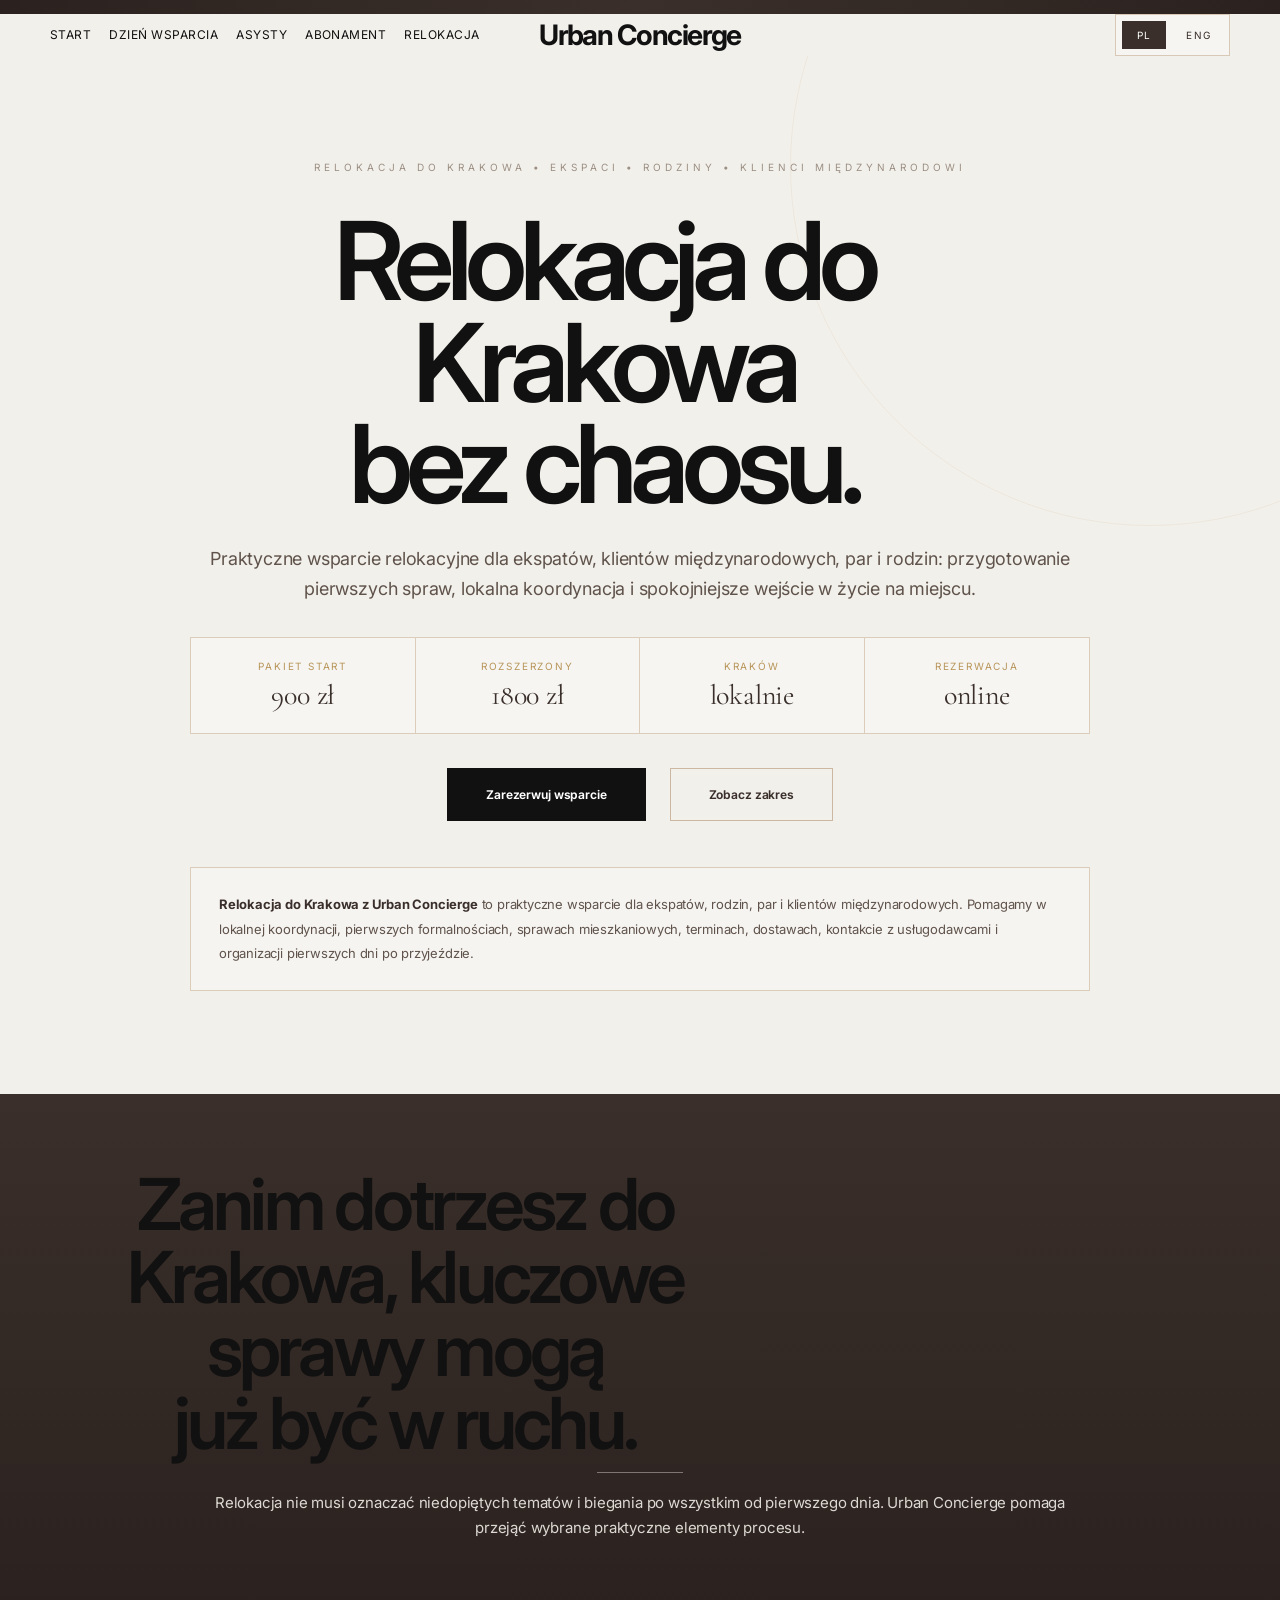
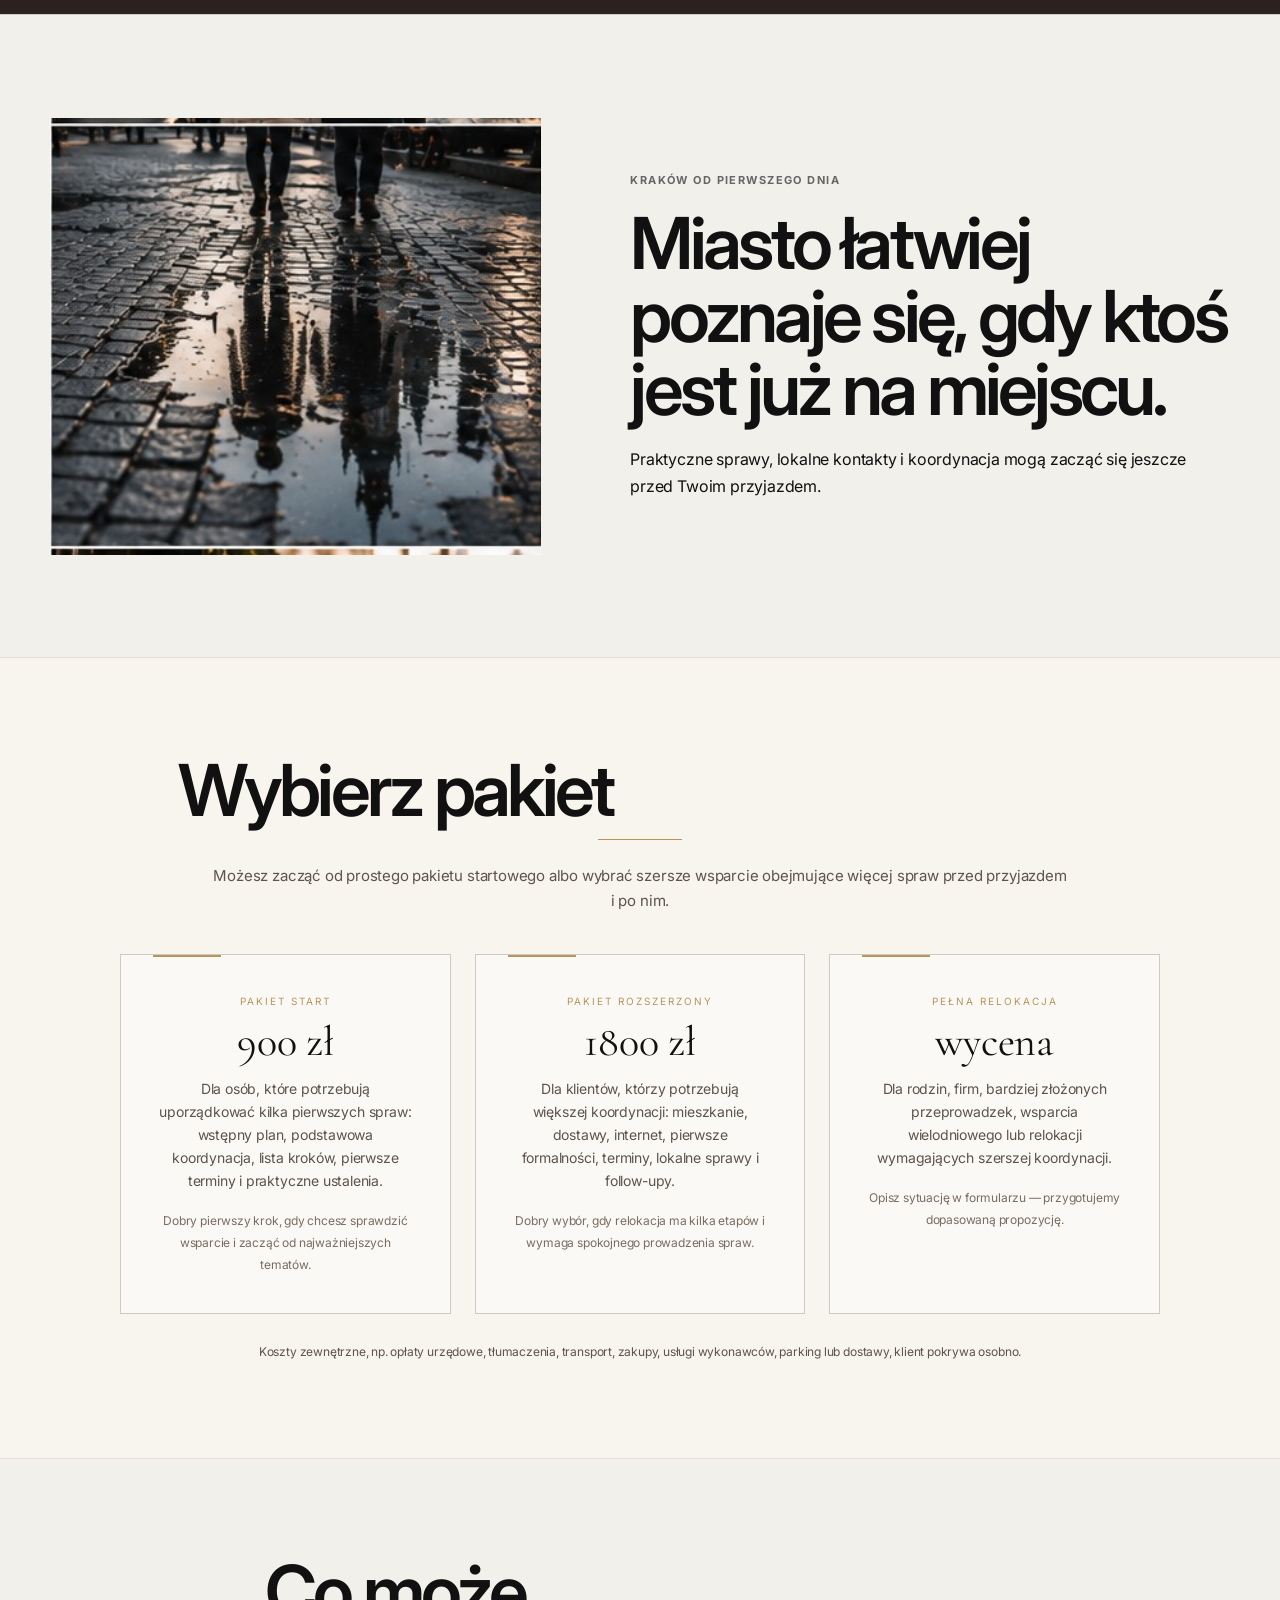
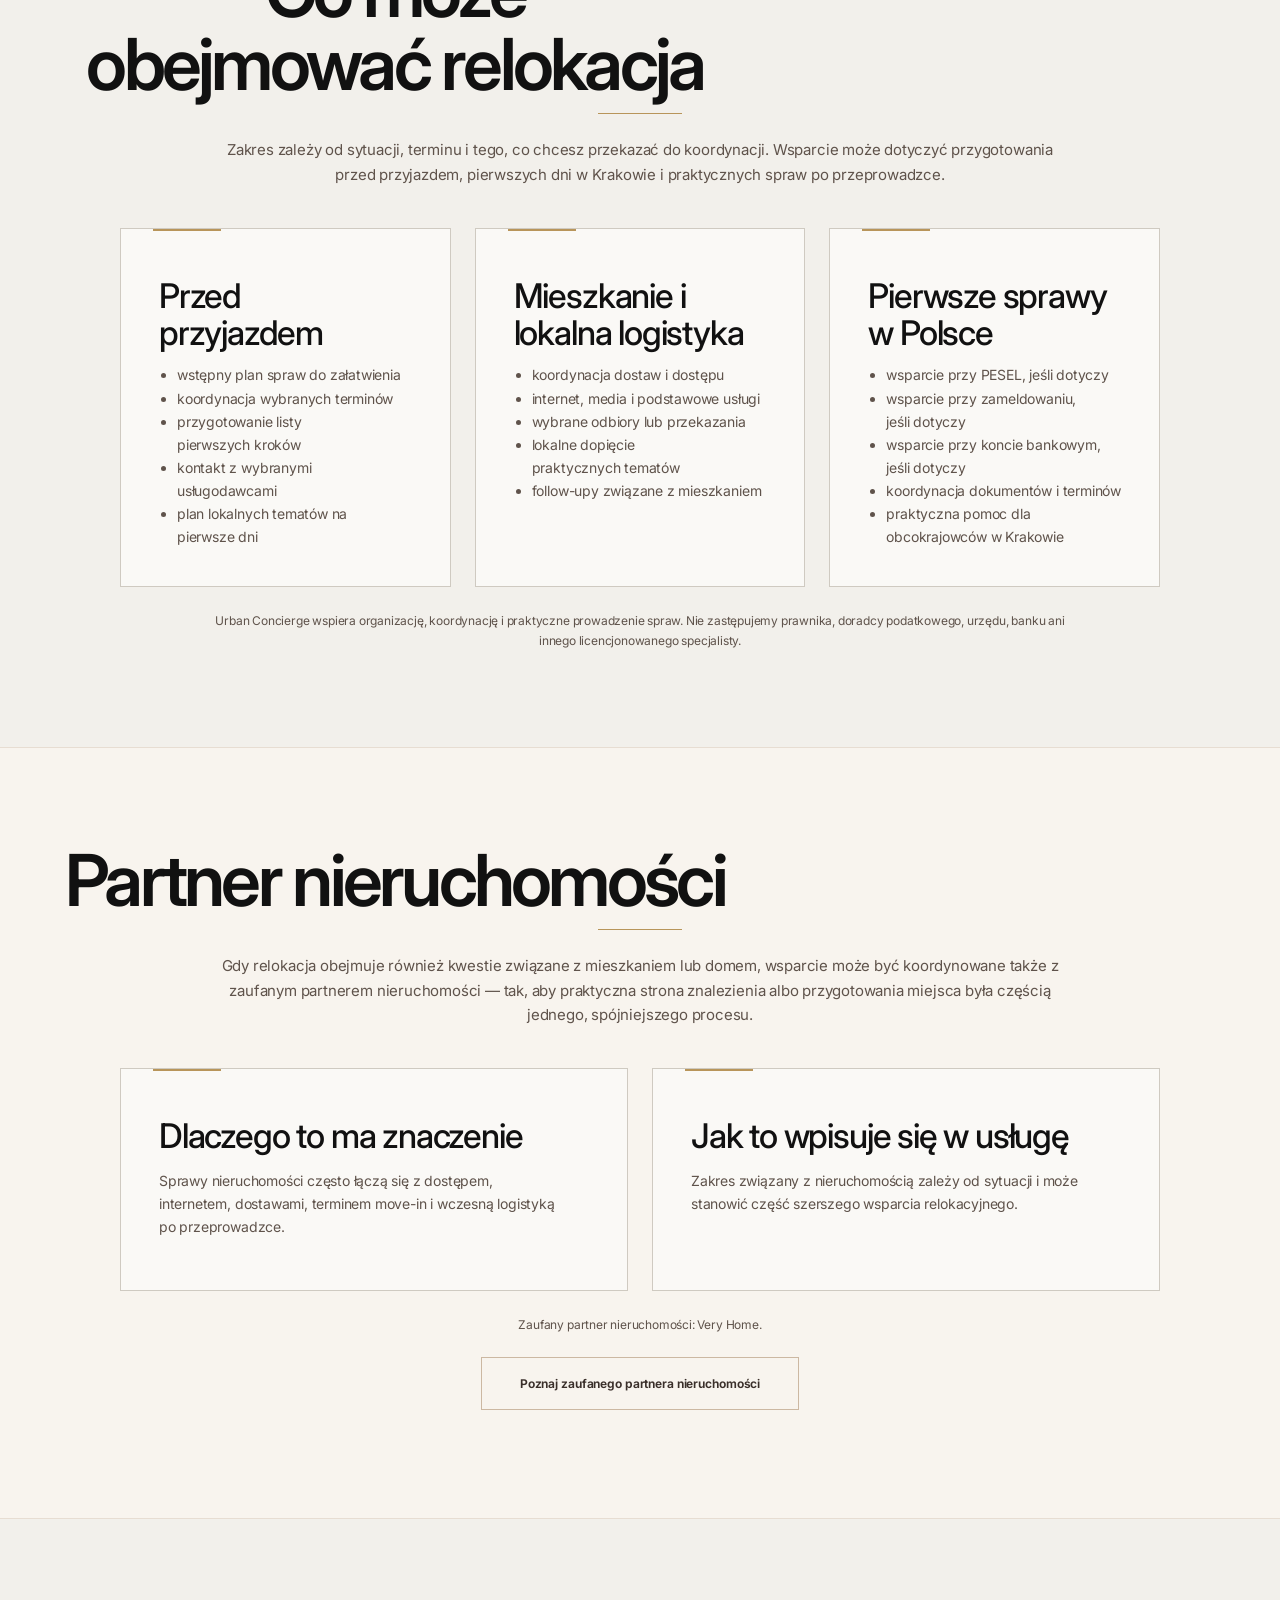
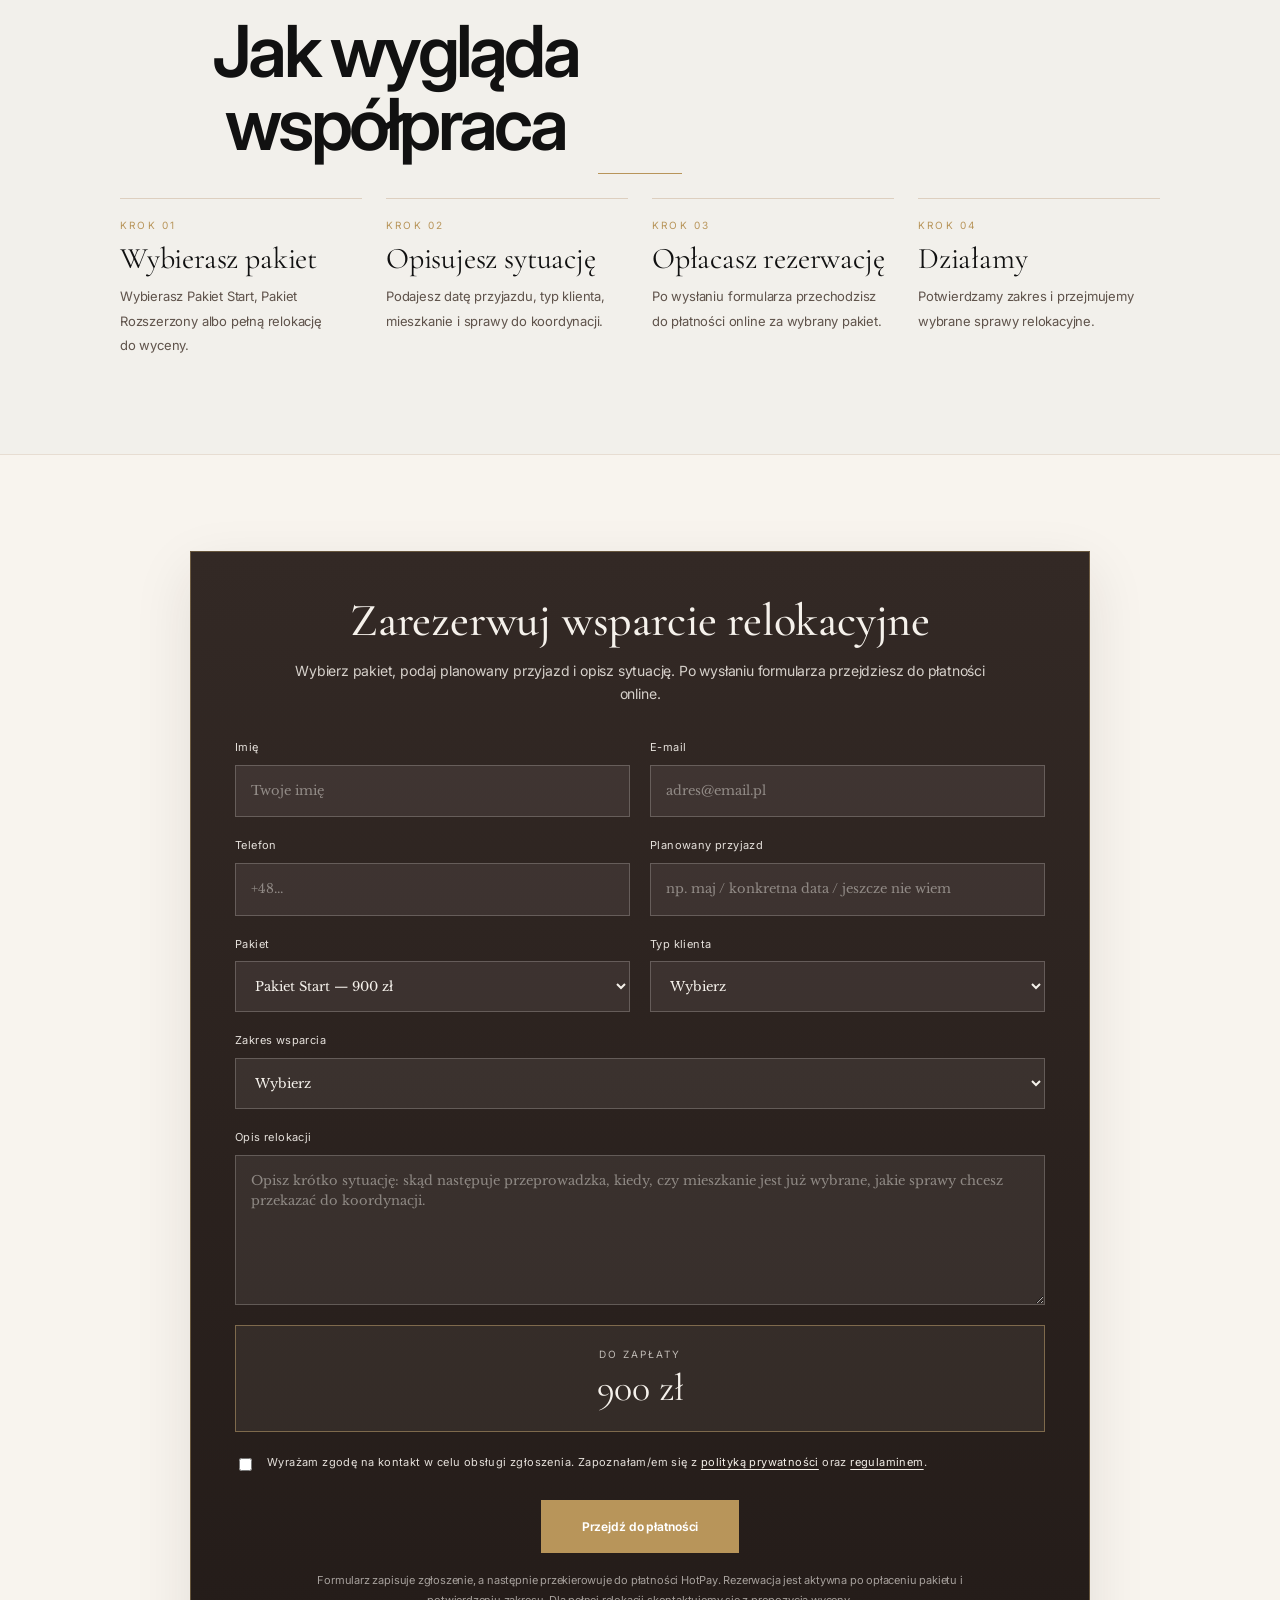
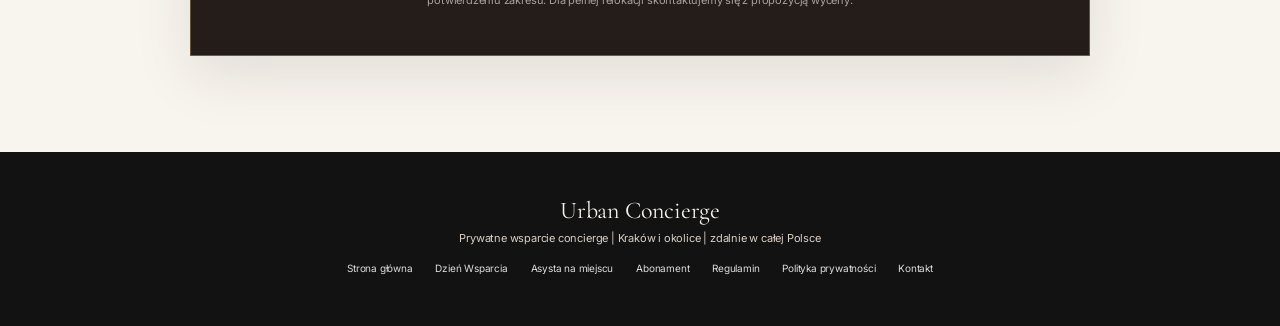
<file: relokacja-krakow/index.html>
<!DOCTYPE html>
<html lang="pl">
<head>
  <meta charset="UTF-8" />
  <meta name="viewport" content="width=device-width, initial-scale=1.0" />

  <title>Relokacja do Krakowa | Urban Concierge</title>
  <meta name="description" content="Relokacja do Krakowa z Urban Concierge. Pakiet Start, Pakiet Rozszerzony lub wycena indywidualna. Wsparcie dla ekspatów, rodzin i klientów międzynarodowych: mieszkanie, lokalna koordynacja, pierwsze formalności i wsparcie po przyjeździe." />

  <link rel="icon" type="image/png" href="/favicon.png">
  <link rel="canonical" href="https://urbanconcierge.pl/relokacja-krakow/">

  <link rel="preconnect" href="https://fonts.googleapis.com">
  <link rel="preconnect" href="https://fonts.gstatic.com" crossorigin>
  <link href="https://fonts.googleapis.com/css2?family=Cormorant+Garamond:wght@500;600&family=Libre+Baskerville:wght@400;700&display=swap" rel="stylesheet">

  <script async src="https://www.googletagmanager.com/gtag/js?id=AW-18108841323"></script>
  <script>
    window.dataLayer = window.dataLayer || [];
    function gtag(){dataLayer.push(arguments);}
    gtag("js", new Date());
    gtag("config", "AW-18108841323");
  </script>

  <style>
    :root {
      --bg: #F5F1EB;
      --soft-bg: #F8F4EE;
      --text: #3A2F2A;
      --muted: #5F534B;
      --soft: #7B6C61;
      --gold: #B8955A;
      --gold-soft: #C2A46D;
      --line: #E7DDD2;
      --line-strong: #DDCFBF;
      --dark: #2B221F;
    }

    * { box-sizing: border-box; }

    html, body {
      margin: 0;
      padding: 0;
      background: var(--bg);
      color: var(--text);
      scroll-behavior: smooth;
      overflow-x: hidden;
      -webkit-font-smoothing: antialiased;
      text-rendering: optimizeLegibility;
    }

    body { font-family: "Libre Baskerville", serif; }

    .topbar {
      height: 14px;
      background: linear-gradient(90deg, #2B221F 0%, #3A2F2A 50%, #2B221F 100%);
    }

    .shell {
      max-width: 1180px;
      margin: 0 auto;
      padding: 0 40px;
    }

    header { padding: 34px 0 0; }

    .header-inner {
      display: grid;
      grid-template-columns: 1fr auto 1fr;
      align-items: center;
      gap: 24px;
    }

    .mini-nav {
      display: flex;
      gap: 22px;
      font-size: 10px;
      letter-spacing: 1.1px;
      text-transform: uppercase;
    }

    .mini-nav a {
      color: var(--soft);
      text-decoration: none;
    }

    .mini-nav a:hover { color: var(--gold); }

    .brand {
      font-family: "Cormorant Garamond", serif;
      font-size: 31px;
      line-height: 1.1;
      font-weight: 600;
      color: var(--gold);
      text-decoration: none;
      white-space: nowrap;
    }

    .lang {
      justify-self: end;
      display: inline-flex;
      align-items: center;
      gap: 8px;
      padding: 6px;
      border: 1px solid #D8C8B6;
      background: rgba(255,255,255,0.32);
    }

    .lang span,
    .lang a {
      min-width: 44px;
      text-align: center;
      padding: 8px 12px;
      font-size: 10px;
      letter-spacing: 1.2px;
      text-transform: uppercase;
      text-decoration: none;
    }

    .lang span {
      background: var(--text);
      color: #fff;
    }

    .lang a { color: var(--text); }

    .hero {
      min-height: calc(88vh - 14px);
      display: flex;
      align-items: center;
      justify-content: center;
      padding: 58px 0 82px;
      position: relative;
      text-align: center;
      overflow: hidden;
    }

    .hero:before {
      content: "";
      position: absolute;
      width: 720px;
      height: 720px;
      border: 1px solid rgba(184,149,90,0.10);
      border-radius: 50%;
      top: -250px;
      right: -230px;
    }

    .hero-inner {
      position: relative;
      z-index: 1;
      max-width: 1040px;
      margin: 0 auto;
    }

    .kicker {
      font-size: 10px;
      line-height: 1.8;
      letter-spacing: 4px;
      text-transform: uppercase;
      color: #9C8F84;
      margin-bottom: 34px;
    }

    h1 {
      font-family: "Cormorant Garamond", serif;
      font-size: 76px;
      line-height: 1.03;
      font-weight: 500;
      letter-spacing: -0.9px;
      margin: 0 0 30px;
    }

    .sub {
      max-width: 900px;
      margin: 0 auto 24px;
      font-size: 18px;
      line-height: 2;
      color: var(--muted);
    }

    .ai-summary {
      max-width: 920px;
      margin: 34px auto 0;
      padding: 24px 28px;
      border: 1px solid #DCCDBB;
      background: rgba(255,255,255,0.28);
      font-size: 13px;
      line-height: 1.9;
      color: var(--muted);
      text-align: left;
    }

    .ai-summary strong { color: var(--text); }

    .offer-strip {
      max-width: 900px;
      margin: 34px auto 34px;
      display: grid;
      grid-template-columns: repeat(4, minmax(0, 1fr));
      border: 1px solid #DCCDBB;
      background: rgba(255,255,255,0.32);
    }

    .offer-item {
      padding: 22px 18px;
      border-right: 1px solid #DCCDBB;
    }

    .offer-item:last-child { border-right: none; }

    .offer-label {
      font-size: 10px;
      text-transform: uppercase;
      letter-spacing: 1.8px;
      color: var(--gold);
      margin-bottom: 8px;
    }

    .offer-value {
      font-family: "Cormorant Garamond", serif;
      font-size: 28px;
      line-height: 1.1;
      color: var(--text);
    }

    .btn {
      display: inline-block;
      padding: 18px 38px;
      margin: 0 10px 12px;
      font-size: 12px;
      letter-spacing: 0.55px;
      text-decoration: none;
      transition: 0.24s ease;
    }

    .btn-primary {
      background: var(--text);
      color: #fff;
      border: 1px solid var(--text);
    }

    .btn-primary:hover {
      background: #473934;
      border-color: #473934;
      transform: translateY(-1px);
    }

    .btn-secondary {
      color: var(--text);
      border: 1px solid #CCB8A2;
      background: transparent;
    }

    .btn-secondary:hover {
      background: #EEE6DD;
      border-color: var(--gold);
      transform: translateY(-1px);
    }

    .band {
      background: linear-gradient(180deg, #3A2F2A 0%, #2B221F 100%);
      color: #F5F1EB;
      padding: 74px 36px;
      text-align: center;
    }

    .band h2 {
      font-family: "Cormorant Garamond", serif;
      font-size: 48px;
      line-height: 1.08;
      font-weight: 500;
      margin: 0 0 12px;
    }

    .rule-light {
      width: 86px;
      height: 1px;
      background: rgba(245,241,235,0.40);
      margin: 0 auto 18px;
    }

    .band p {
      max-width: 850px;
      margin: 0 auto;
      font-size: 15px;
      line-height: 1.95;
      color: rgba(245,241,235,0.88);
    }

    section.content {
      padding: 96px 0;
      border-top: 1px solid var(--line);
    }

    section.soft { background: var(--soft-bg); }

    .title {
      font-family: "Cormorant Garamond", serif;
      font-size: 52px;
      line-height: 1.04;
      font-weight: 500;
      text-align: center;
      margin: 0 0 12px;
    }

    .rule {
      width: 84px;
      height: 1px;
      background: var(--gold);
      margin: 0 auto 24px;
    }

    .intro {
      max-width: 860px;
      margin: 0 auto 40px;
      text-align: center;
      font-size: 15px;
      line-height: 1.95;
      color: var(--muted);
    }

    .grid-2,
    .grid-3,
    .steps {
      display: grid;
      gap: 24px;
      max-width: 1040px;
      margin: 0 auto;
    }

    .grid-2 { grid-template-columns: repeat(2, 1fr); }
    .grid-3 { grid-template-columns: repeat(3, 1fr); }
    .steps { grid-template-columns: repeat(4, 1fr); }

    .card {
      background: linear-gradient(180deg, #F8F4EE 0%, #F4EEE6 100%);
      border: 1px solid #E3D8CB;
      padding: 34px 32px;
      position: relative;
      box-shadow: 0 16px 40px rgba(58,47,42,0.04);
      min-height: 100%;
    }

    .card:before {
      content: "";
      position: absolute;
      top: 0;
      left: 32px;
      width: 68px;
      height: 2px;
      background: var(--gold);
    }

    .card h3 {
      font-family: "Cormorant Garamond", serif;
      font-size: 34px;
      line-height: 1.06;
      font-weight: 500;
      margin: 10px 0 12px;
    }

    .card p,
    .card li {
      font-size: 14px;
      line-height: 1.9;
      color: var(--muted);
    }

    .card ul {
      margin: 0;
      padding-left: 18px;
    }

    .price-card { text-align: center; }

    .price-label {
      font-size: 10px;
      line-height: 1.6;
      letter-spacing: 2px;
      text-transform: uppercase;
      color: var(--gold);
      margin-bottom: 12px;
    }

    .price-value {
      font-family: "Cormorant Garamond", serif;
      font-size: 42px;
      line-height: 1;
      margin-bottom: 12px;
    }

    .price-note {
      font-size: 12px;
      line-height: 1.8;
      color: var(--soft);
      margin-top: 18px;
    }

    .step {
      border-top: 1px solid var(--line-strong);
      padding-top: 18px;
    }

    .step-no {
      font-size: 10px;
      line-height: 1.6;
      letter-spacing: 2.2px;
      text-transform: uppercase;
      color: var(--gold);
      margin-bottom: 10px;
    }

    .step-title {
      font-family: "Cormorant Garamond", serif;
      font-size: 30px;
      line-height: 1.04;
      margin-bottom: 10px;
    }

    .step p {
      font-size: 13px;
      line-height: 1.9;
      color: var(--muted);
      margin: 0;
    }

    .form-wrap {
      max-width: 900px;
      margin: 0 auto;
      padding: 44px;
      background: linear-gradient(180deg, #332925 0%, #241C19 100%);
      border: 1px solid rgba(194,164,109,0.42);
      color: #F5F1EB;
      box-shadow: 0 20px 54px rgba(43,34,31,0.10);
    }

    .form-head {
      text-align: center;
      margin-bottom: 34px;
    }

    .form-title {
      font-family: "Cormorant Garamond", serif;
      font-size: 46px;
      line-height: 1.06;
      font-weight: 500;
      margin: 0 0 14px;
    }

    .form-copy {
      max-width: 720px;
      margin: 0 auto;
      font-size: 14px;
      line-height: 1.9;
      color: rgba(245,241,235,0.84);
    }

    .form-grid {
      display: grid;
      grid-template-columns: repeat(2, 1fr);
      gap: 20px;
    }

    .field {
      display: flex;
      flex-direction: column;
      gap: 8px;
    }

    .field-full { grid-column: 1 / -1; }

    label {
      font-size: 11px;
      line-height: 1.6;
      letter-spacing: 0.4px;
      color: rgba(245,241,235,0.92);
    }

    input,
    select,
    textarea {
      width: 100%;
      border: 1px solid rgba(245,241,235,0.22);
      background: rgba(245,241,235,0.07);
      color: #F5F1EB;
      padding: 15px;
      font-family: "Libre Baskerville", serif;
      font-size: 13px;
      line-height: 1.6;
      outline: none;
      border-radius: 0;
    }

    input::placeholder,
    textarea::placeholder { color: rgba(245,241,235,0.46); }

    select option {
      color: #3A2F2A;
      background: #F5F1EB;
    }

    textarea {
      min-height: 150px;
      resize: vertical;
    }

    input:focus,
    select:focus,
    textarea:focus {
      border-color: rgba(194,164,109,0.86);
      background: rgba(245,241,235,0.10);
    }

    .total-box {
      grid-column: 1 / -1;
      border: 1px solid rgba(194,164,109,0.52);
      padding: 22px;
      text-align: center;
      background: rgba(245,241,235,0.06);
    }

    .total-label {
      font-size: 10px;
      letter-spacing: 2px;
      text-transform: uppercase;
      color: rgba(245,241,235,0.72);
      margin-bottom: 8px;
    }

    .total-value {
      font-family: "Cormorant Garamond", serif;
      font-size: 38px;
      line-height: 1.1;
      color: #F5F1EB;
    }

    .consent {
      margin: 22px 0 26px;
      display: flex;
      gap: 12px;
      align-items: flex-start;
    }

    .consent input {
      width: auto;
      margin-top: 4px;
      accent-color: var(--gold);
    }

    .consent a {
      color: #F5F1EB;
      text-decoration: underline;
      text-underline-offset: 3px;
    }

    .hidden { display: none; }

    .submit-wrap { text-align: center; }

    button {
      cursor: pointer;
      border-radius: 0;
      border: 1px solid var(--gold);
      background: var(--gold);
      color: #fff;
      padding: 18px 40px;
      font-family: "Libre Baskerville", serif;
      font-size: 12px;
      letter-spacing: 0.55px;
    }

    button:hover {
      background: var(--gold-soft);
      border-color: var(--gold-soft);
    }

    .form-note {
      max-width: 680px;
      margin: 18px auto 0;
      text-align: center;
      font-size: 11px;
      line-height: 1.8;
      color: rgba(245,241,235,0.62);
    }

    footer {
      background: linear-gradient(180deg, #261E1B 0%, #1E1714 100%);
      padding: 44px 34px 48px;
      text-align: center;
    }

    .footer-brand {
      font-family: "Cormorant Garamond", serif;
      font-size: 24px;
      color: #F5F1EB;
      margin-bottom: 6px;
    }

    .footer-sub {
      font-size: 11px;
      color: #D9CEC4;
      margin-bottom: 14px;
    }

    .footer-links {
      font-size: 10px;
      line-height: 1.9;
    }

    .footer-links a {
      color: #F5F1EB;
      text-decoration: none;
      margin: 0 10px;
      opacity: 0.92;
    }

    .footer-links a:hover { text-decoration: underline; }

    @media (max-width: 1100px) {
      .mini-nav { display: none; }
      .grid-3 { grid-template-columns: 1fr; }
      .steps { grid-template-columns: repeat(2, 1fr); }
    }

    @media (max-width: 900px) {
      .grid-2 { grid-template-columns: 1fr; }
      h1 { font-size: 56px; }
      .offer-strip { grid-template-columns: repeat(2, minmax(0, 1fr)); }
      .offer-item:nth-child(2) { border-right: none; }
      .offer-item:nth-child(1),
      .offer-item:nth-child(2) { border-bottom: 1px solid #DCCDBB; }
    }

    @media (max-width: 768px) {
      .shell { padding: 0 20px; }
      header { padding-top: 26px; }

      .header-inner {
        grid-template-columns: 1fr;
        gap: 18px;
      }

      .brand {
        justify-self: center;
        font-size: 28px;
      }

      .lang { justify-self: center; }

      .hero {
        min-height: auto;
        padding: 34px 0 64px;
      }

      .kicker {
        letter-spacing: 3px;
        margin-bottom: 22px;
      }

      h1 {
        font-size: 42px;
        line-height: 1.08;
      }

      .sub {
        font-size: 16px;
        line-height: 1.9;
      }

      .offer-strip { grid-template-columns: 1fr; }

      .offer-item {
        border-right: none;
        border-bottom: 1px solid #DCCDBB;
      }

      .offer-item:last-child { border-bottom: none; }

      .btn {
        display: block;
        max-width: 340px;
        margin: 0 auto 12px;
      }

      section.content { padding: 76px 0; }

      .title,
      .band h2,
      .form-title { font-size: 36px; }

      .steps,
      .form-grid { grid-template-columns: 1fr; }

      .form-wrap { padding: 34px 22px; }

      button { width: 100%; }
    }
  </style>

<style id="uc-system-refresh">
:root{--uc-ink:#151515;--uc-paper:#f4f1ea;--uc-line:rgba(21,21,21,.16)}
html{scroll-behavior:smooth}body{overflow-x:hidden}
.site-nav{display:flex;justify-content:center;gap:18px;flex-wrap:wrap;font-size:12px;letter-spacing:.04em;text-transform:uppercase}.site-nav a{color:inherit;text-decoration:none;border-bottom:1px solid transparent;padding:5px 0}.site-nav a:hover{border-color:currentColor}
.header-inner,.uc-headerbar{grid-template-columns:1fr auto 1fr!important;align-items:center!important}.header-inner>.site-nav,.uc-headerbar>.site-nav{justify-self:start}.brand,.uc-brand{white-space:nowrap}.lang,.uc-lang-switch{justify-self:end}
.hero{position:relative}.hero .shell,.uc-hero .uc-shell{position:relative}.hero-inner{max-width:900px}.sub,.intro,.band p,.form-copy,.card p,.card li{line-height:1.65!important}.content{overflow:hidden}.card{min-width:0}
.uc-photo img,.service-photo img{width:100%;height:auto;display:block}.service-photo{margin:0;overflow:hidden}.service-photo.wide{max-width:1180px;margin:0 auto}.service-photo.inset{max-width:720px;margin:0 auto}.service-photo-section{padding:clamp(34px,5vw,76px) 0}.service-photo-section.dark{background:#171717}.service-photo-section.dark img{opacity:.92}
.service-editorial{display:grid;grid-template-columns:minmax(0,.9fr) minmax(0,1.1fr);gap:clamp(28px,5vw,76px);align-items:center}.service-editorial.reverse .service-photo{order:2}.service-editorial .service-copy{max-width:600px}.service-eyebrow{font-size:12px;letter-spacing:.13em;text-transform:uppercase;margin-bottom:16px}.service-copy h2{font-size:clamp(34px,5vw,68px);line-height:1;letter-spacing:-.035em;margin:0 0 20px}.service-copy p{font-size:clamp(16px,1.5vw,20px);line-height:1.6;margin:0}
@media(max-width:900px){.header-inner,.uc-headerbar{grid-template-columns:1fr auto!important}.site-nav{grid-column:1/-1;grid-row:2;justify-self:stretch!important;justify-content:flex-start!important;overflow-x:auto;flex-wrap:nowrap;padding:10px 0 2px}.site-nav a{white-space:nowrap}.brand,.uc-brand{justify-self:start}.lang,.uc-lang-switch{justify-self:end}.service-editorial,.service-editorial.reverse{grid-template-columns:1fr}.service-editorial.reverse .service-photo{order:initial}}
@media(max-width:600px){.site-nav{gap:15px;font-size:11px}.hero h1,.uc-h1{overflow-wrap:normal;word-break:normal}.offer-strip,.uc-offer-strip{overflow:hidden}.service-photo-section{padding:30px 0}.content,section.content{padding-top:52px!important;padding-bottom:52px!important}}
</style>
  <link rel="stylesheet" href="/assets/urban-2026.css">
  <link rel="stylesheet" href="/assets/hotpay-config.css">
</head>

<body>
  <div class="topbar"></div>

  <header class="shell">
    <div class="header-inner">
      <nav class="site-nav" aria-label="Nawigacja serwisu"><a href="/">Start</a><a href="/1-dzien-wsparcia/">Dzień Wsparcia</a><a href="/asysty/">Asysty</a><a href="/abonament/">Abonament</a><a href="/relokacja-krakow/">Relokacja</a></nav>

      <a href="/" class="brand">Urban Concierge</a>

      <div class="lang">
        <span>PL</span>
        <a href="/expats-krakow/relocation/">ENG</a>
      </div>
    </div>
  </header>

  <main>
    <section class="hero">
      <div class="shell">
        <div class="hero-inner">
          <div class="kicker">Relokacja do Krakowa • ekspaci • rodziny • klienci międzynarodowi</div>

          <h1>Relokacja do Krakowa<br>bez chaosu.</h1>

          <div class="sub">
            Praktyczne wsparcie relokacyjne dla ekspatów, klientów międzynarodowych, par i rodzin: przygotowanie pierwszych spraw, lokalna koordynacja i spokojniejsze wejście w życie na miejscu.
          </div>

          <div class="offer-strip">
            <div class="offer-item">
              <div class="offer-label">Pakiet Start</div>
              <div class="offer-value">900 zł</div>
            </div>

            <div class="offer-item">
              <div class="offer-label">Rozszerzony</div>
              <div class="offer-value">1800 zł</div>
            </div>

            <div class="offer-item">
              <div class="offer-label">Kraków</div>
              <div class="offer-value">lokalnie</div>
            </div>

            <div class="offer-item">
              <div class="offer-label">Rezerwacja</div>
              <div class="offer-value">online</div>
            </div>
          </div>

          <a href="#rezerwacja" class="btn btn-primary">Zarezerwuj wsparcie</a>
          <a href="#zakres" class="btn btn-secondary">Zobacz zakres</a>

          <div class="ai-summary">
            <strong>Relokacja do Krakowa z Urban Concierge</strong> to praktyczne wsparcie dla ekspatów, rodzin, par i klientów międzynarodowych. Pomagamy w lokalnej koordynacji, pierwszych formalnościach, sprawach mieszkaniowych, terminach, dostawach, kontakcie z usługodawcami i organizacji pierwszych dni po przyjeździe.
          </div>
        </div>
      </div>
    </section>

    <section class="band">
      <div class="shell">
        <h2>Zanim dotrzesz do Krakowa, kluczowe sprawy mogą już być w ruchu.</h2>
        <div class="rule-light"></div>
        <p>
          Relokacja nie musi oznaczać niedopiętych tematów i biegania po wszystkim od pierwszego dnia. Urban Concierge pomaga przejąć wybrane praktyczne elementy procesu.
        </p>
      </div>
    </section>

    <section class="service-photo-section"><div class="shell service-editorial"><figure class="service-photo"><img src="/assets/photos/krakow-07.jpg" alt="Kraków"></figure><div class="service-copy"><div class="service-eyebrow">KRAKÓW OD PIERWSZEGO DNIA</div><h2>Miasto łatwiej poznaje się, gdy ktoś jest już na miejscu.</h2><p>Praktyczne sprawy, lokalne kontakty i koordynacja mogą zacząć się jeszcze przed Twoim przyjazdem.</p></div></div></section>
<section class="content soft" id="pakiety">
      <div class="shell">
        <h2 class="title">Wybierz pakiet</h2>
        <div class="rule"></div>

        <p class="intro">
          Możesz zacząć od prostego pakietu startowego albo wybrać szersze wsparcie obejmujące więcej spraw przed przyjazdem i po nim.
        </p>

        <div class="grid-3">
          <div class="card price-card">
            <div class="price-label">Pakiet Start</div>
            <div class="price-value">900 zł</div>
            <p>
              Dla osób, które potrzebują uporządkować kilka pierwszych spraw: wstępny plan, podstawowa koordynacja, lista kroków, pierwsze terminy i praktyczne ustalenia.
            </p>
            <div class="price-note">Dobry pierwszy krok, gdy chcesz sprawdzić wsparcie i zacząć od najważniejszych tematów.</div>
          </div>

          <div class="card price-card">
            <div class="price-label">Pakiet Rozszerzony</div>
            <div class="price-value">1800 zł</div>
            <p>
              Dla klientów, którzy potrzebują większej koordynacji: mieszkanie, dostawy, internet, pierwsze formalności, terminy, lokalne sprawy i follow-upy.
            </p>
            <div class="price-note">Dobry wybór, gdy relokacja ma kilka etapów i wymaga spokojnego prowadzenia spraw.</div>
          </div>

          <div class="card price-card">
            <div class="price-label">Pełna relokacja</div>
            <div class="price-value">wycena</div>
            <p>
              Dla rodzin, firm, bardziej złożonych przeprowadzek, wsparcia wielodniowego lub relokacji wymagających szerszej koordynacji.
            </p>
            <div class="price-note">Opisz sytuację w formularzu — przygotujemy dopasowaną propozycję.</div>
          </div>
        </div>

        <p class="intro" style="font-size:12px; margin-top:28px; margin-bottom:0;">
          Koszty zewnętrzne, np. opłaty urzędowe, tłumaczenia, transport, zakupy, usługi wykonawców, parking lub dostawy, klient pokrywa osobno.
        </p>
      </div>
    </section>

    <section class="content" id="zakres">
      <div class="shell">
        <h2 class="title">Co może obejmować relokacja</h2>
        <div class="rule"></div>

        <p class="intro">
          Zakres zależy od sytuacji, terminu i tego, co chcesz przekazać do koordynacji. Wsparcie może dotyczyć przygotowania przed przyjazdem, pierwszych dni w Krakowie i praktycznych spraw po przeprowadzce.
        </p>

        <div class="grid-3">
          <div class="card">
            <h3>Przed przyjazdem</h3>
            <ul>
              <li>wstępny plan spraw do załatwienia</li>
              <li>koordynacja wybranych terminów</li>
              <li>przygotowanie listy pierwszych kroków</li>
              <li>kontakt z wybranymi usługodawcami</li>
              <li>plan lokalnych tematów na pierwsze dni</li>
            </ul>
          </div>

          <div class="card">
            <h3>Mieszkanie i lokalna logistyka</h3>
            <ul>
              <li>koordynacja dostaw i dostępu</li>
              <li>internet, media i podstawowe usługi</li>
              <li>wybrane odbiory lub przekazania</li>
              <li>lokalne dopięcie praktycznych tematów</li>
              <li>follow-upy związane z mieszkaniem</li>
            </ul>
          </div>

          <div class="card">
            <h3>Pierwsze sprawy w Polsce</h3>
            <ul>
              <li>wsparcie przy PESEL, jeśli dotyczy</li>
              <li>wsparcie przy zameldowaniu, jeśli dotyczy</li>
              <li>wsparcie przy koncie bankowym, jeśli dotyczy</li>
              <li>koordynacja dokumentów i terminów</li>
              <li>praktyczna pomoc dla obcokrajowców w Krakowie</li>
            </ul>
          </div>
        </div>

        <p class="intro" style="font-size:12px; margin-top:24px; margin-bottom:0;">
          Urban Concierge wspiera organizację, koordynację i praktyczne prowadzenie spraw. Nie zastępujemy prawnika, doradcy podatkowego, urzędu, banku ani innego licencjonowanego specjalisty.
        </p>
      </div>
    </section>

    <section class="content soft">
      <div class="shell">
        <h2 class="title">Partner nieruchomości</h2>
        <div class="rule"></div>

        <p class="intro">
          Gdy relokacja obejmuje również kwestie związane z mieszkaniem lub domem, wsparcie może być koordynowane także z zaufanym partnerem nieruchomości — tak, aby praktyczna strona znalezienia albo przygotowania miejsca była częścią jednego, spójniejszego procesu.
        </p>

        <div class="grid-2">
          <div class="card">
            <h3>Dlaczego to ma znaczenie</h3>
            <p>
              Sprawy nieruchomości często łączą się z dostępem, internetem, dostawami, terminem move-in i wczesną logistyką po przeprowadzce.
            </p>
          </div>

          <div class="card">
            <h3>Jak to wpisuje się w usługę</h3>
            <p>
              Zakres związany z nieruchomością zależy od sytuacji i może stanowić część szerszego wsparcia relokacyjnego.
            </p>
          </div>
        </div>

        <p class="intro" style="font-size:12px; margin-top:24px; margin-bottom:22px;">
          Zaufany partner nieruchomości: Very Home.
        </p>

        <div style="text-align:center;">
          <a href="https://www.veryhome.pl/" class="btn btn-secondary" target="_blank" rel="noopener">Poznaj zaufanego partnera nieruchomości</a>
        </div>
      </div>
    </section>

    <section class="content">
      <div class="shell">
        <h2 class="title">Jak wygląda współpraca</h2>
        <div class="rule"></div>

        <div class="steps">
          <div class="step">
            <div class="step-no">Krok 01</div>
            <div class="step-title">Wybierasz pakiet</div>
            <p>Wybierasz Pakiet Start, Pakiet Rozszerzony albo pełną relokację do wyceny.</p>
          </div>

          <div class="step">
            <div class="step-no">Krok 02</div>
            <div class="step-title">Opisujesz sytuację</div>
            <p>Podajesz datę przyjazdu, typ klienta, mieszkanie i sprawy do koordynacji.</p>
          </div>

          <div class="step">
            <div class="step-no">Krok 03</div>
            <div class="step-title">Opłacasz rezerwację</div>
            <p>Po wysłaniu formularza przechodzisz do płatności online za wybrany pakiet.</p>
          </div>

          <div class="step">
            <div class="step-no">Krok 04</div>
            <div class="step-title">Działamy</div>
            <p>Potwierdzamy zakres i przejmujemy wybrane sprawy relokacyjne.</p>
          </div>
        </div>
      </div>
    </section>

    <section class="content soft" id="rezerwacja">
      <div class="shell">
        <div class="form-wrap">
          <div class="form-head">
            <div class="form-title">Zarezerwuj wsparcie relokacyjne</div>
            <div class="form-copy">
              Wybierz pakiet, podaj planowany przyjazd i opisz sytuację. Po wysłaniu formularza przejdziesz do płatności online.
            </div>
          </div>

          <form name="relokacja-pl" method="POST" data-netlify="true" netlify-honeypot="bot-field" id="relocationForm">
            <input type="hidden" name="form-name" value="relokacja-pl">
            <input type="hidden" name="source_page" value="Relokacja PL">
            <input type="hidden" id="priceHidden" name="wartosc_pakietu" value="900 zł">
            <input type="hidden" id="packageHidden" name="wybrany_pakiet" value="Pakiet Start">
            <input type="hidden" id="orderIdHidden" name="numer_zamowienia" value="">

            <p class="hidden">
              <label>Nie wypełniaj tego pola: <input name="bot-field"></label>
            </p>

            <div class="form-grid">
              <div class="field">
                <label for="name">Imię</label>
                <input id="name" name="imie" type="text" placeholder="Twoje imię" required>
              </div>

              <div class="field">
                <label for="email">E-mail</label>
                <input id="email" name="email" type="email" placeholder="adres@email.pl" required>
              </div>

              <div class="field">
                <label for="phone">Telefon</label>
                <input id="phone" name="telefon" type="tel" placeholder="+48..." required>
              </div>

              <div class="field">
                <label for="arrival">Planowany przyjazd</label>
                <input id="arrival" name="planowany_przyjazd" type="text" placeholder="np. maj / konkretna data / jeszcze nie wiem">
              </div>

              <div class="field">
                <label for="package">Pakiet</label>
                <select id="package" name="pakiet" required>
                  <option value="start" data-price="900" data-label="Pakiet Start">Pakiet Start — 900 zł</option>
                  <option value="extended" data-price="1800" data-label="Pakiet Rozszerzony">Pakiet Rozszerzony — 1800 zł</option>
                  <option value="custom" data-price="0" data-label="Wycena indywidualna">Pełna relokacja — wycena indywidualna</option>
                </select>
              </div>

              <div class="field">
                <label for="client-type">Typ klienta</label>
                <select id="client-type" name="typ_klienta" required>
                  <option value="">Wybierz</option>
                  <option value="Ekspat">Ekspat</option>
                  <option value="Rodzina">Rodzina</option>
                  <option value="Para">Para</option>
                  <option value="Klient międzynarodowy">Klient międzynarodowy</option>
                  <option value="Przeprowadzka z innego miasta">Przeprowadzka z innego miasta</option>
                  <option value="Firma">Firma</option>
                  <option value="Inne">Inne</option>
                </select>
              </div>

              <div class="field field-full">
                <label for="support">Zakres wsparcia</label>
                <select id="support" name="zakres_wsparcia" required>
                  <option value="">Wybierz</option>
                  <option value="Przed przyjazdem">Przed przyjazdem</option>
                  <option value="Po przyjeździe">Po przyjeździe</option>
                  <option value="Przed i po przyjeździe">Przed i po przyjeździe</option>
                  <option value="Wsparcie przy mieszkaniu">Wsparcie przy mieszkaniu</option>
                  <option value="Pierwsze formalności">Pierwsze formalności</option>
                  <option value="Nie wiem">Nie wiem — proszę dobrać właściwy zakres</option>
                </select>
              </div>

              <div class="field field-full">
                <label for="message">Opis relokacji</label>
                <textarea id="message" name="opis_relokacji" placeholder="Opisz krótko sytuację: skąd następuje przeprowadzka, kiedy, czy mieszkanie jest już wybrane, jakie sprawy chcesz przekazać do koordynacji." required></textarea>
              </div>

              <div class="total-box">
                <div class="total-label">Do zapłaty</div>
                <div class="total-value" id="priceDisplay">900 zł</div>
              </div>
            </div>

            <div class="consent">
              <input id="consent" name="zgoda_na_kontakt" type="checkbox" required>
              <label for="consent">
                Wyrażam zgodę na kontakt w celu obsługi zgłoszenia. Zapoznałam/em się z
                <a href="/polityka%20prywatnosci%20UC.pdf" target="_blank" rel="noopener">polityką prywatności</a>
                oraz
                <a href="/Regulamin%20UC.pdf" target="_blank" rel="noopener">regulaminem</a>.
              </label>
            </div>

            <div class="submit-wrap">
              <button type="submit" id="submitButton">Przejdź do płatności</button>
            </div>

            <div class="form-note">
              Formularz zapisuje zgłoszenie, a następnie przekierowuje do płatności HotPay. Rezerwacja jest aktywna po opłaceniu pakietu i potwierdzeniu zakresu. Dla pełnej relokacji skontaktujemy się z propozycją wyceny.
            </div>
          </form>
        </div>
      </div>
    </section>
  </main>

  <footer>
    <div class="footer-brand">Urban Concierge</div>
    <div class="footer-sub">Prywatne wsparcie concierge | Kraków i okolice | zdalnie w całej Polsce</div>

    <div class="footer-links">
      <a href="/">Strona główna</a>
      <a href="/1-dzien-wsparcia/">Dzień Wsparcia</a>
      <a href="/asysty/">Asysta na miejscu</a>
      <a href="/abonament/">Abonament</a>
      <a href="/Regulamin%20UC.pdf" target="_blank" rel="noopener">Regulamin</a>
      <a href="/polityka%20prywatnosci%20UC.pdf" target="_blank" rel="noopener">Polityka prywatności</a>
      <a href="mailto:info@urbanconcierge.pl">Kontakt</a>
    </div>
  </footer>

  <script>
    const form = document.getElementById("relocationForm");
    const packageSelect = document.getElementById("package");
    const priceDisplay = document.getElementById("priceDisplay");
    const priceHidden = document.getElementById("priceHidden");
    const packageHidden = document.getElementById("packageHidden");
    const orderIdHidden = document.getElementById("orderIdHidden");
    const submitButton = document.getElementById("submitButton");

    const HOTPAY_URL = "https://platnosc.hotpay.pl/";
    const HOTPAY_SECRET = getComputedStyle(document.documentElement).getPropertyValue("--uc-hotpay-secret").trim().replace(/^"|"$/g, "");

    function updatePackage() {
      const selected = packageSelect.options[packageSelect.selectedIndex];
      const price = parseInt(selected.dataset.price, 10);
      const label = selected.dataset.label;

      packageHidden.value = label;

      if (price > 0) {
        priceDisplay.textContent = price + " zł";
        priceHidden.value = price + " zł";
        submitButton.textContent = "Przejdź do płatności";
      } else {
        priceDisplay.textContent = "Wycena";
        priceHidden.value = "Wycena indywidualna";
        submitButton.textContent = "Wyślij zapytanie";
      }
    }

    function encode(data) {
      return new URLSearchParams(data).toString();
    }

    function addHotpayField(formElement, name, value) {
      const input = document.createElement("input");
      input.type = "hidden";
      input.name = name;
      input.value = value;
      formElement.appendChild(input);
    }

    packageSelect.addEventListener("change", updatePackage);

    form.addEventListener("submit", function(e) {
      e.preventDefault();

      const selected = packageSelect.options[packageSelect.selectedIndex];
      const price = parseInt(selected.dataset.price, 10);
      const label = selected.dataset.label;
      const orderId = "UC-REL-" + Date.now();

      orderIdHidden.value = orderId;

      const formData = new FormData(form);
      formData.append("kwota_do_zaplaty", price > 0 ? price + " zł" : "Wycena indywidualna");

      fetch("/", {
        method: "POST",
        headers: { "Content-Type": "application/x-www-form-urlencoded" },
        body: encode(formData)
      })
      .then(() => {
        if (price === 0) {
          alert("Dziękujemy. Zgłoszenie zostało wysłane. Skontaktujemy się z propozycją wyceny.");
          form.reset();
          updatePackage();
          return;
        }

        const hotpayForm = document.createElement("form");
        hotpayForm.method = "POST";
        hotpayForm.action = HOTPAY_URL;

        addHotpayField(hotpayForm, "SEKRET", HOTPAY_SECRET);
        addHotpayField(hotpayForm, "KWOTA", price);
        addHotpayField(hotpayForm, "NAZWA_USLUGI", "Urban Concierge - Relokacja - " + label);
        addHotpayField(hotpayForm, "ADRES_WWW", "https://urbanconcierge.pl/relokacja-krakow/");
        addHotpayField(hotpayForm, "ID_ZAMOWIENIA", orderId);
        addHotpayField(hotpayForm, "EMAIL", document.getElementById("email").value);

        const customerData =
          document.getElementById("name").value +
          " | tel: " +
          document.getElementById("phone").value;

        addHotpayField(hotpayForm, "DANE_OSOBOWE", customerData);

        document.body.appendChild(hotpayForm);
        hotpayForm.submit();
      })
      .catch(() => {
        alert("Nie udało się wysłać formularza. Spróbuj ponownie albo napisz na info@urbanconcierge.pl.");
      });
    });

    updatePackage();
  </script>
</body>
</html>
</file>
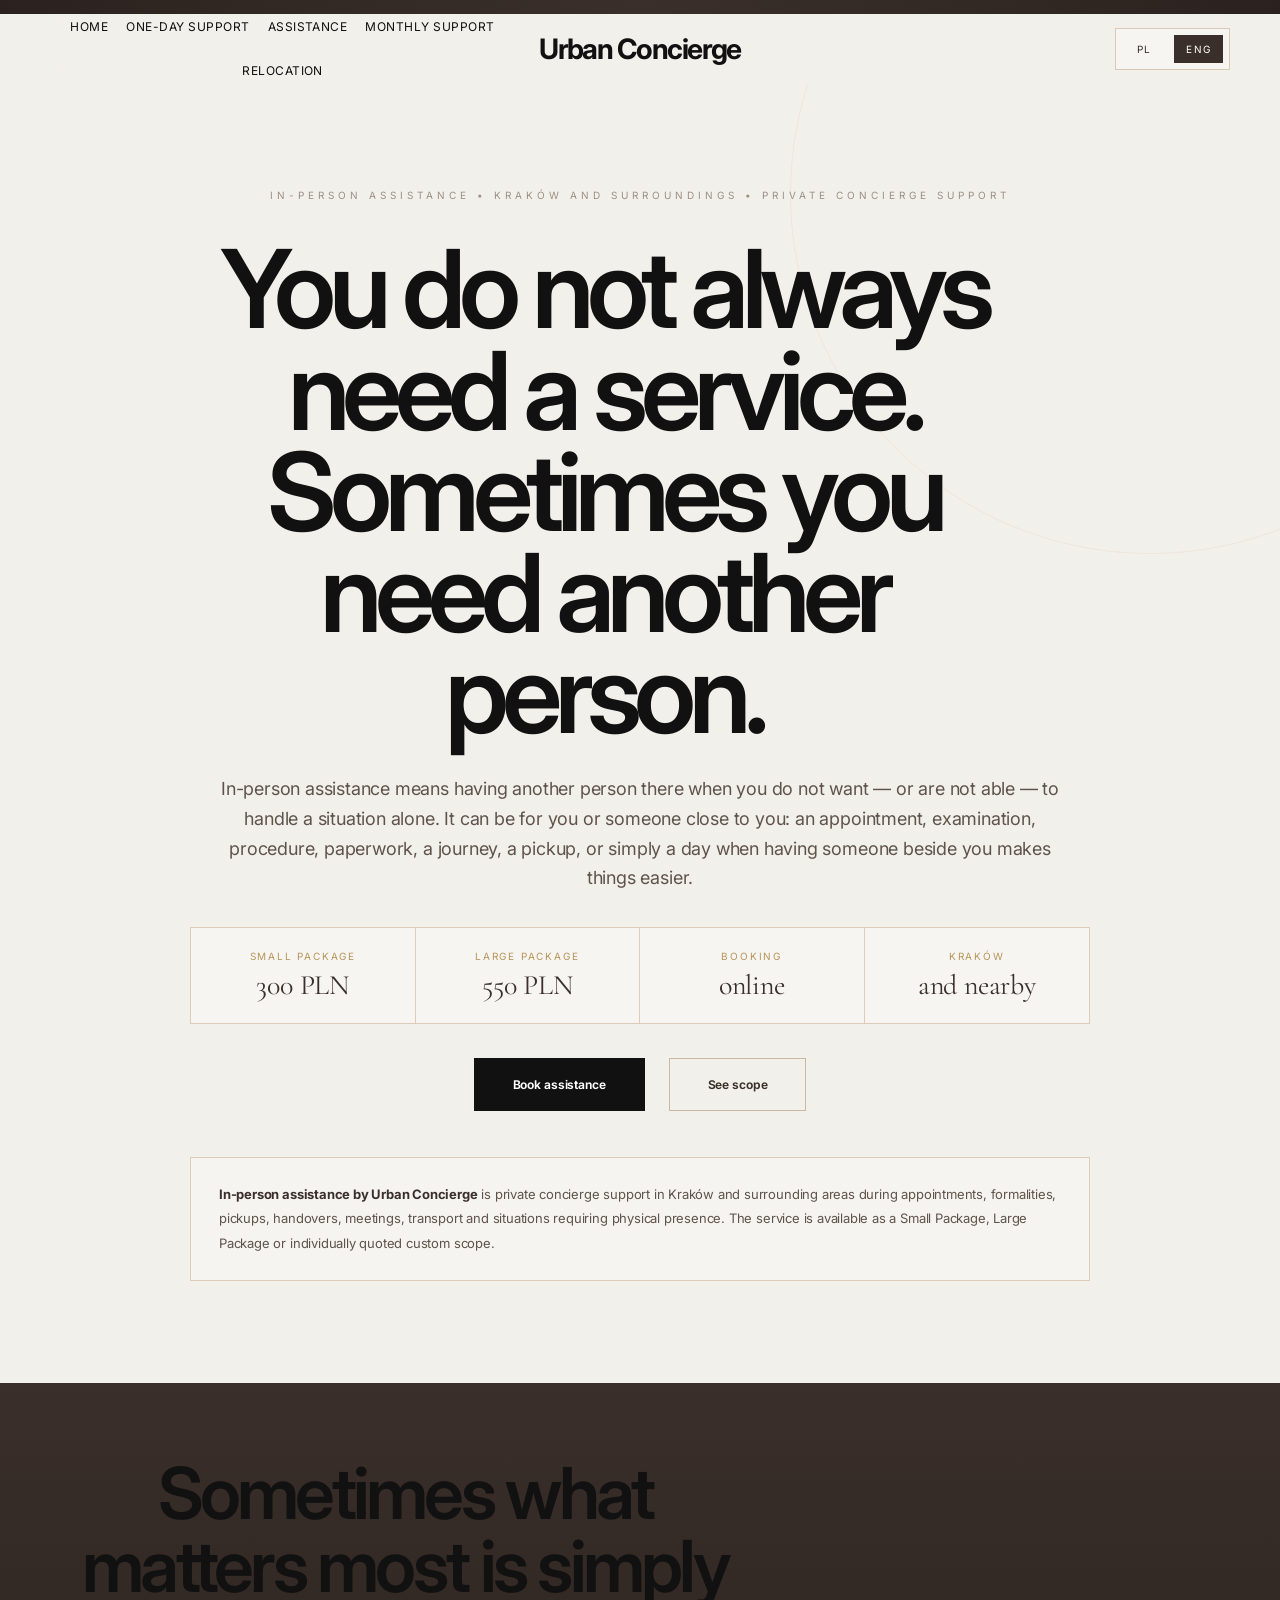
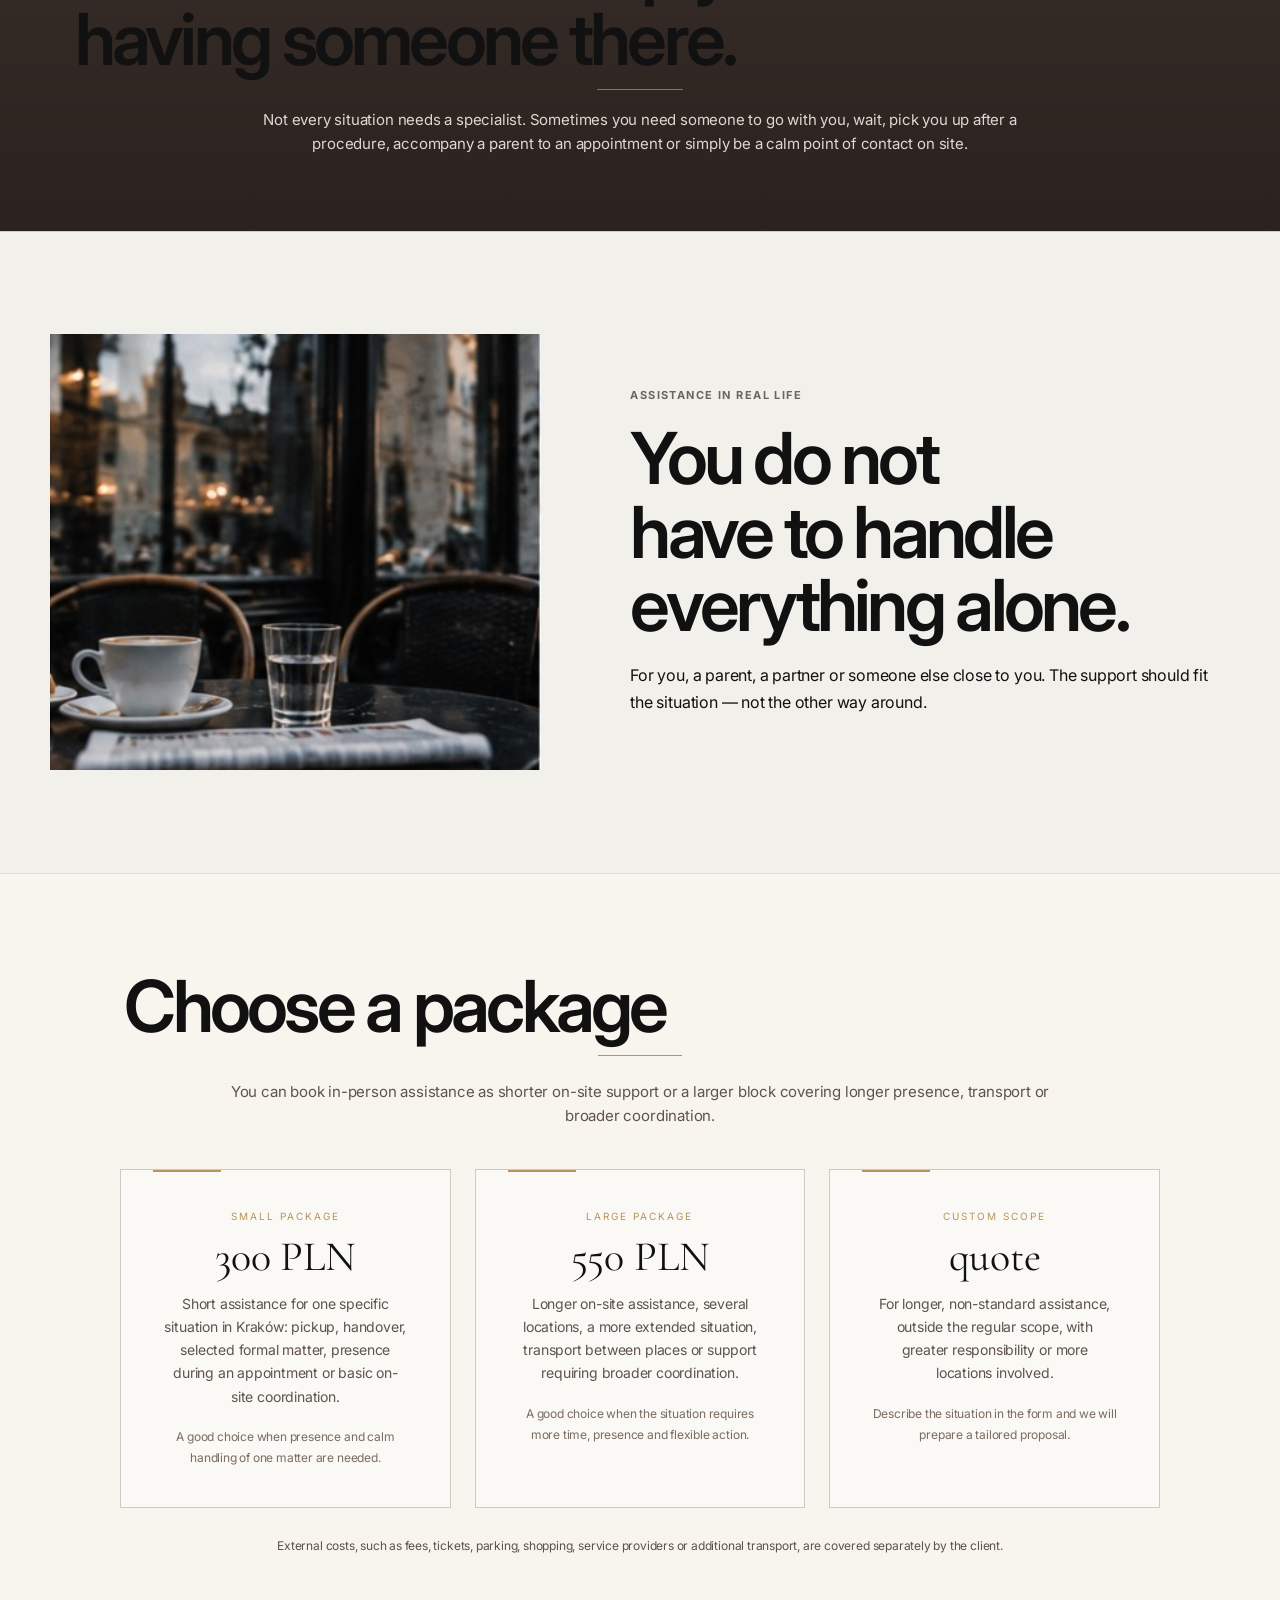
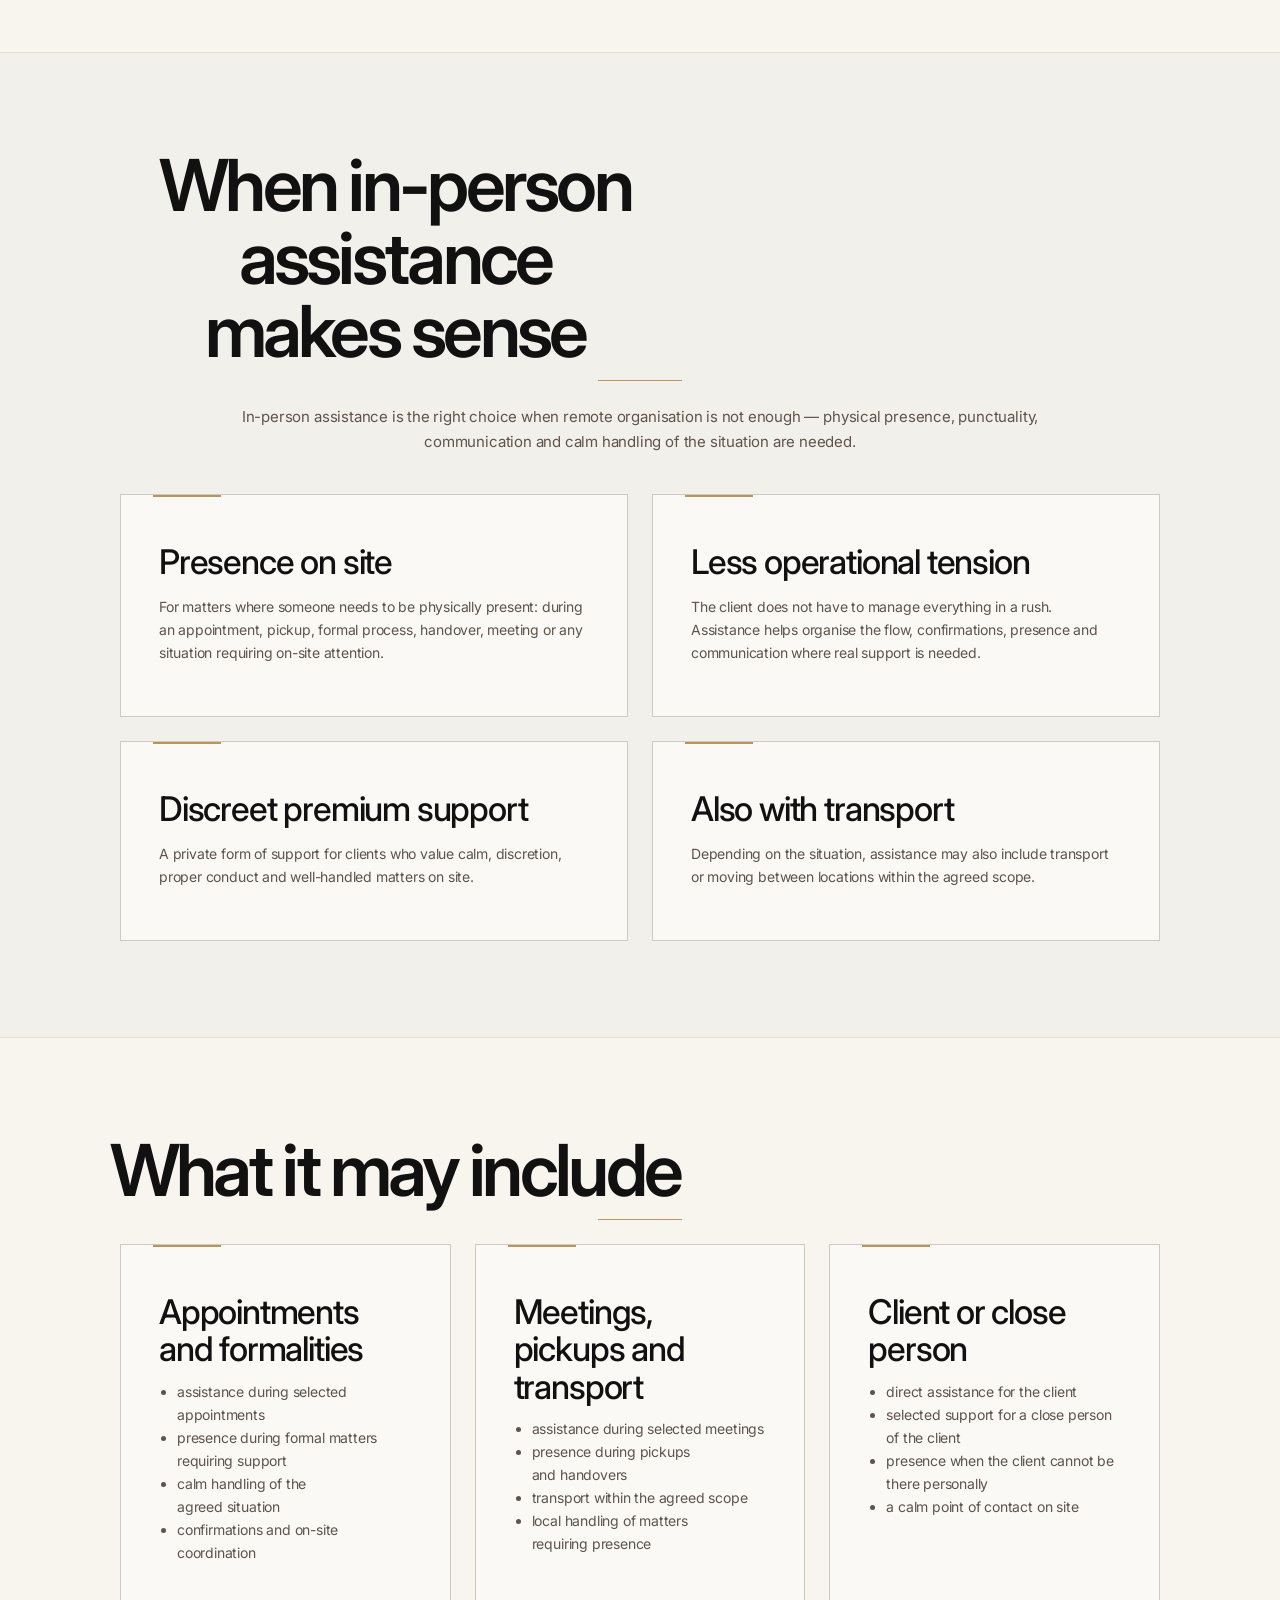
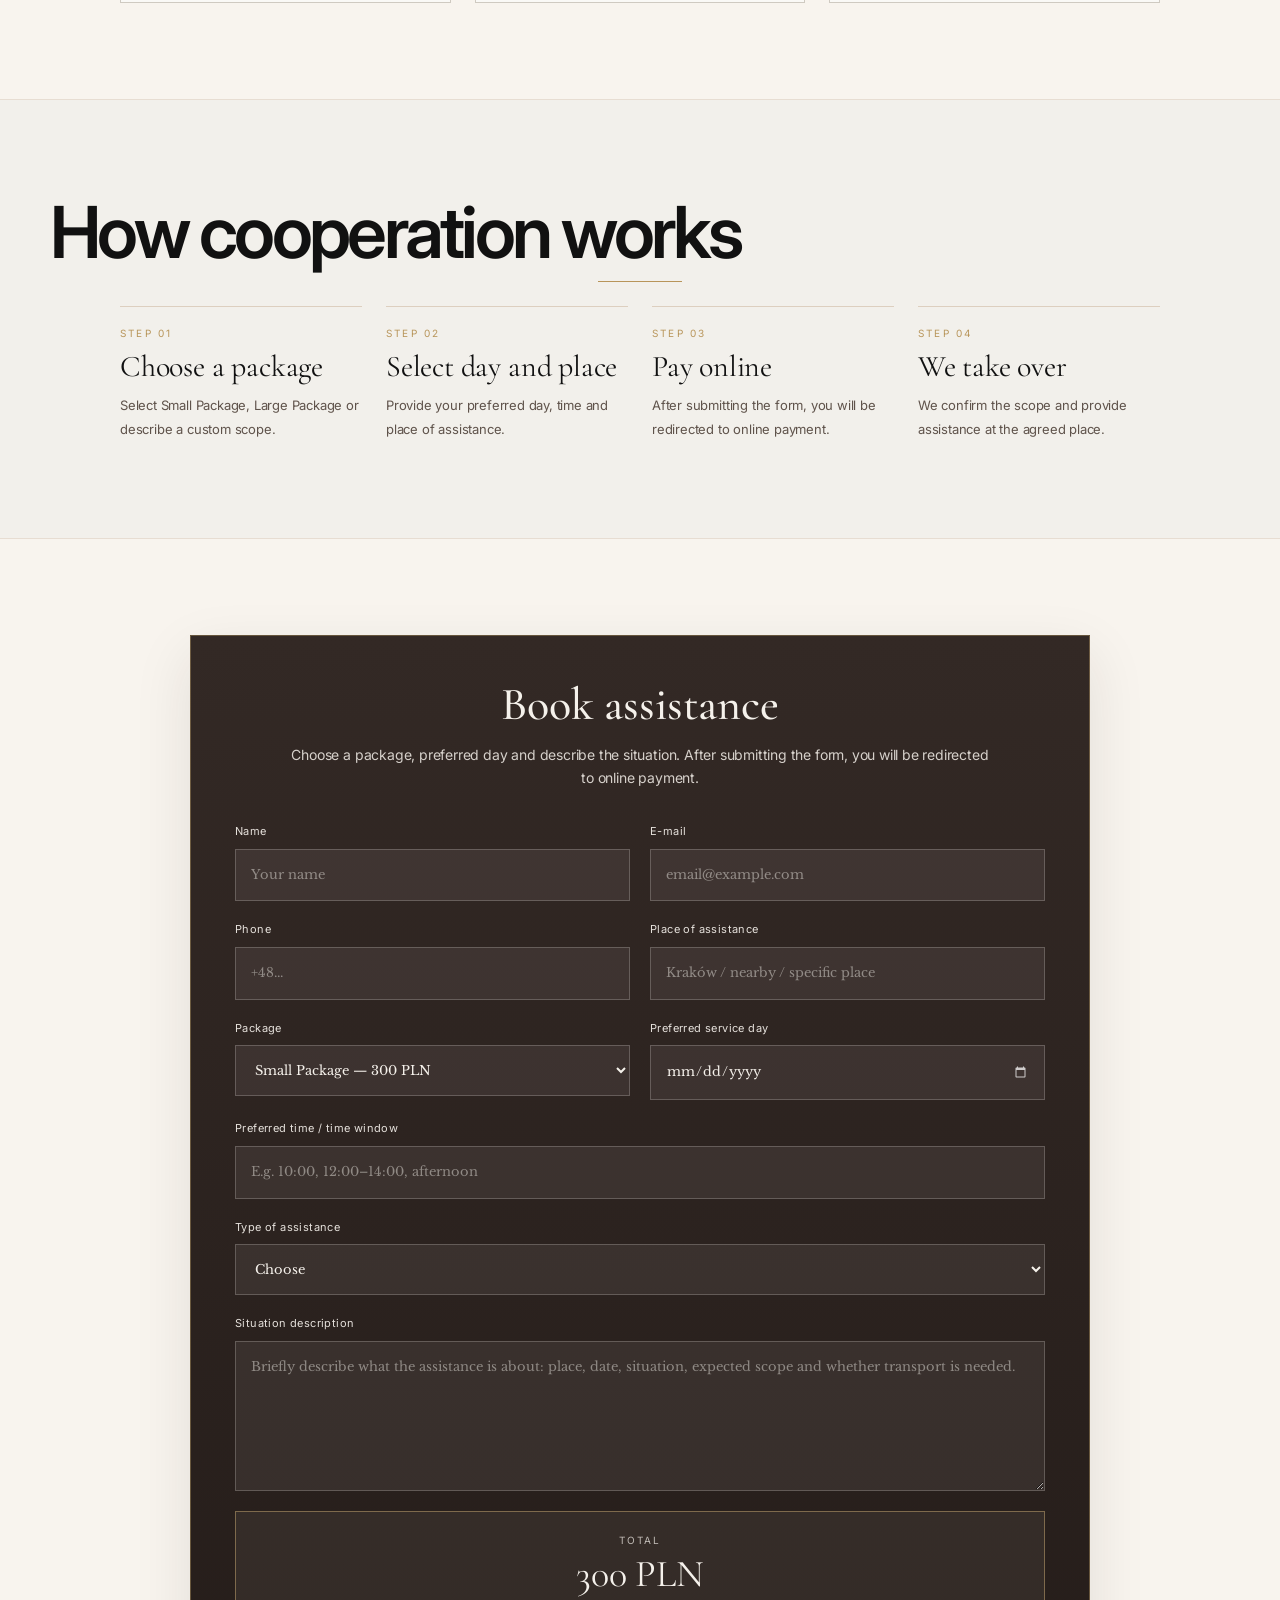
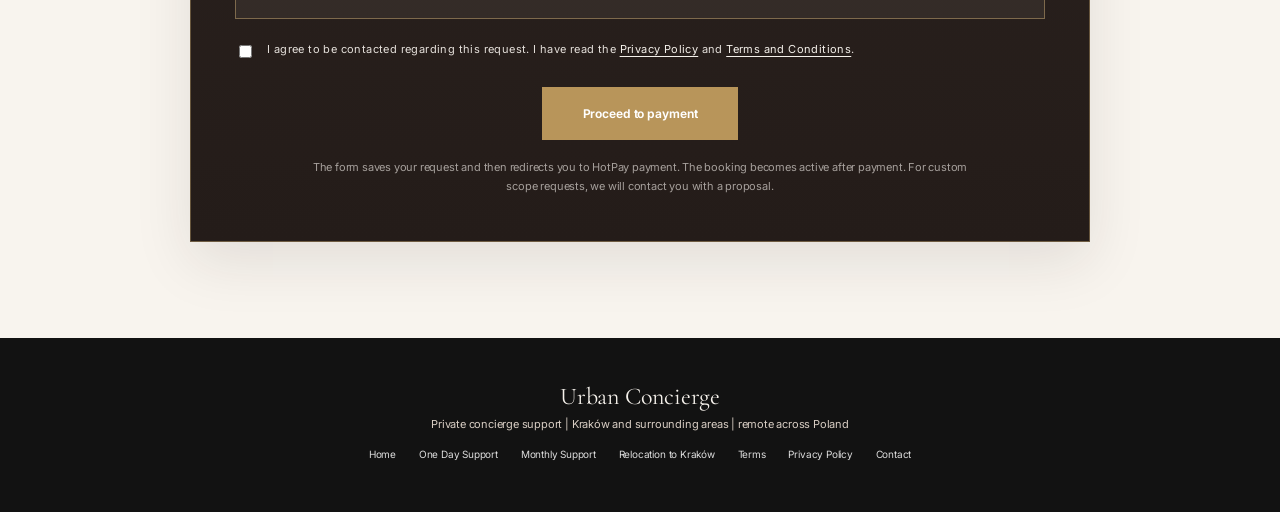
<file: expats-krakow/in-person-assistance/index.html>
<!DOCTYPE html>
<html lang="en">
<head>
  <meta charset="UTF-8" />
  <meta name="viewport" content="width=device-width, initial-scale=1.0" />

  <title>In-Person Assistance Kraków | Urban Concierge</title>
  <meta name="description" content="In-person assistance by Urban Concierge in Kraków and surrounding areas. Small Package, Large Package or custom quote. Discreet support during appointments, formalities, pickups, meetings and situations requiring physical presence." />

  <link rel="icon" type="image/png" href="/favicon.png">
  <link rel="canonical" href="https://urbanconcierge.pl/expats-krakow/in-person-assistance/">

  <link rel="preconnect" href="https://fonts.googleapis.com">
  <link rel="preconnect" href="https://fonts.gstatic.com" crossorigin>
  <link href="https://fonts.googleapis.com/css2?family=Cormorant+Garamond:wght@500;600&family=Libre+Baskerville:wght@400;700&display=swap" rel="stylesheet">

  <script async src="https://www.googletagmanager.com/gtag/js?id=AW-18108841323"></script>
  <script>
    window.dataLayer = window.dataLayer || [];
    function gtag(){dataLayer.push(arguments);}
    gtag("js", new Date());
    gtag("config", "AW-18108841323");
  </script>

  <script type="application/ld+json">
  {
    "@context": "https://schema.org",
    "@type": "Service",
    "name": "In-Person Assistance Urban Concierge",
    "provider": {
      "@type": "LocalBusiness",
      "name": "Urban Concierge",
      "url": "https://urbanconcierge.pl/",
      "address": {
        "@type": "PostalAddress",
        "addressLocality": "Kraków",
        "addressCountry": "PL"
      }
    },
    "areaServed": ["Kraków", "Lesser Poland", "Poland"],
    "description": "In-person assistance by Urban Concierge in Kraków and surrounding areas during appointments, formalities, pickups, handovers, meetings, transport and situations requiring physical presence.",
    "offers": [
      {
        "@type": "Offer",
        "name": "Small Package",
        "price": "300",
        "priceCurrency": "PLN"
      },
      {
        "@type": "Offer",
        "name": "Large Package",
        "price": "550",
        "priceCurrency": "PLN"
      }
    ]
  }
  </script>

  <style>
    :root {
      --bg: #F5F1EB;
      --soft-bg: #F8F4EE;
      --text: #3A2F2A;
      --muted: #5F534B;
      --soft: #7B6C61;
      --gold: #B8955A;
      --gold-soft: #C2A46D;
      --line: #E7DDD2;
      --line-strong: #DDCFBF;
      --dark: #2B221F;
    }

    * { box-sizing: border-box; }

    html, body {
      margin: 0;
      padding: 0;
      background: var(--bg);
      color: var(--text);
      scroll-behavior: smooth;
      overflow-x: hidden;
      -webkit-font-smoothing: antialiased;
      text-rendering: optimizeLegibility;
    }

    body { font-family: "Libre Baskerville", serif; }

    .topbar {
      height: 14px;
      background: linear-gradient(90deg, #2B221F 0%, #3A2F2A 50%, #2B221F 100%);
    }

    .shell {
      max-width: 1180px;
      margin: 0 auto;
      padding: 0 40px;
    }

    header { padding: 34px 0 0; }

    .header-inner {
      display: grid;
      grid-template-columns: 1fr auto 1fr;
      align-items: center;
      gap: 24px;
    }

    .mini-nav {
      display: flex;
      gap: 22px;
      font-size: 10px;
      letter-spacing: 1.1px;
      text-transform: uppercase;
    }

    .mini-nav a {
      color: var(--soft);
      text-decoration: none;
    }

    .mini-nav a:hover { color: var(--gold); }

    .brand {
      font-family: "Cormorant Garamond", serif;
      font-size: 31px;
      line-height: 1.1;
      font-weight: 600;
      color: var(--gold);
      text-decoration: none;
      white-space: nowrap;
    }

    .lang {
      justify-self: end;
      display: inline-flex;
      align-items: center;
      gap: 8px;
      padding: 6px;
      border: 1px solid #D8C8B6;
      background: rgba(255,255,255,0.32);
    }

    .lang span,
    .lang a {
      min-width: 44px;
      text-align: center;
      padding: 8px 12px;
      font-size: 10px;
      letter-spacing: 1.2px;
      text-transform: uppercase;
      text-decoration: none;
    }

    .lang span {
      background: var(--text);
      color: #fff;
    }

    .lang a { color: var(--text); }

    .hero {
      min-height: calc(88vh - 14px);
      display: flex;
      align-items: center;
      justify-content: center;
      padding: 58px 0 82px;
      position: relative;
      text-align: center;
      overflow: hidden;
    }

    .hero:before {
      content: "";
      position: absolute;
      width: 720px;
      height: 720px;
      border: 1px solid rgba(184,149,90,0.10);
      border-radius: 50%;
      top: -250px;
      right: -230px;
    }

    .hero-inner {
      position: relative;
      z-index: 1;
      max-width: 1040px;
      margin: 0 auto;
    }

    .kicker {
      font-size: 10px;
      line-height: 1.8;
      letter-spacing: 4px;
      text-transform: uppercase;
      color: #9C8F84;
      margin-bottom: 34px;
    }

    h1 {
      font-family: "Cormorant Garamond", serif;
      font-size: 76px;
      line-height: 1.03;
      font-weight: 500;
      letter-spacing: -0.9px;
      margin: 0 0 30px;
    }

    .sub {
      max-width: 870px;
      margin: 0 auto 24px;
      font-size: 18px;
      line-height: 2;
      color: var(--muted);
    }

    .ai-summary {
      max-width: 920px;
      margin: 34px auto 0;
      padding: 24px 28px;
      border: 1px solid #DCCDBB;
      background: rgba(255,255,255,0.28);
      font-size: 13px;
      line-height: 1.9;
      color: var(--muted);
      text-align: left;
    }

    .ai-summary strong { color: var(--text); }

    .offer-strip {
      max-width: 900px;
      margin: 34px auto 34px;
      display: grid;
      grid-template-columns: repeat(4, minmax(0, 1fr));
      border: 1px solid #DCCDBB;
      background: rgba(255,255,255,0.32);
    }

    .offer-item {
      padding: 22px 18px;
      border-right: 1px solid #DCCDBB;
    }

    .offer-item:last-child { border-right: none; }

    .offer-label {
      font-size: 10px;
      text-transform: uppercase;
      letter-spacing: 1.8px;
      color: var(--gold);
      margin-bottom: 8px;
    }

    .offer-value {
      font-family: "Cormorant Garamond", serif;
      font-size: 28px;
      line-height: 1.1;
      color: var(--text);
    }

    .btn {
      display: inline-block;
      padding: 18px 38px;
      margin: 0 10px 12px;
      font-size: 12px;
      letter-spacing: 0.55px;
      text-decoration: none;
      transition: 0.24s ease;
    }

    .btn-primary {
      background: var(--text);
      color: #fff;
      border: 1px solid var(--text);
    }

    .btn-primary:hover {
      background: #473934;
      border-color: #473934;
      transform: translateY(-1px);
    }

    .btn-secondary {
      color: var(--text);
      border: 1px solid #CCB8A2;
      background: transparent;
    }

    .btn-secondary:hover {
      background: #EEE6DD;
      border-color: var(--gold);
      transform: translateY(-1px);
    }

    .band {
      background: linear-gradient(180deg, #3A2F2A 0%, #2B221F 100%);
      color: #F5F1EB;
      padding: 74px 36px;
      text-align: center;
    }

    .band h2 {
      font-family: "Cormorant Garamond", serif;
      font-size: 48px;
      line-height: 1.08;
      font-weight: 500;
      margin: 0 0 12px;
    }

    .rule-light {
      width: 86px;
      height: 1px;
      background: rgba(245,241,235,0.40);
      margin: 0 auto 18px;
    }

    .band p {
      max-width: 800px;
      margin: 0 auto;
      font-size: 15px;
      line-height: 1.95;
      color: rgba(245,241,235,0.88);
    }

    section.content {
      padding: 96px 0;
      border-top: 1px solid var(--line);
    }

    section.soft { background: var(--soft-bg); }

    .title {
      font-family: "Cormorant Garamond", serif;
      font-size: 52px;
      line-height: 1.04;
      font-weight: 500;
      text-align: center;
      margin: 0 0 12px;
    }

    .rule {
      width: 84px;
      height: 1px;
      background: var(--gold);
      margin: 0 auto 24px;
    }

    .intro {
      max-width: 860px;
      margin: 0 auto 40px;
      text-align: center;
      font-size: 15px;
      line-height: 1.95;
      color: var(--muted);
    }

    .grid-2,
    .grid-3,
    .steps {
      display: grid;
      gap: 24px;
      max-width: 1040px;
      margin: 0 auto;
    }

    .grid-2 { grid-template-columns: repeat(2, 1fr); }
    .grid-3 { grid-template-columns: repeat(3, 1fr); }
    .steps { grid-template-columns: repeat(4, 1fr); }

    .card {
      background: linear-gradient(180deg, #F8F4EE 0%, #F4EEE6 100%);
      border: 1px solid #E3D8CB;
      padding: 34px 32px;
      position: relative;
      box-shadow: 0 16px 40px rgba(58,47,42,0.04);
      min-height: 100%;
    }

    .card:before {
      content: "";
      position: absolute;
      top: 0;
      left: 32px;
      width: 68px;
      height: 2px;
      background: var(--gold);
    }

    .card h3 {
      font-family: "Cormorant Garamond", serif;
      font-size: 34px;
      line-height: 1.06;
      font-weight: 500;
      margin: 10px 0 12px;
    }

    .card p,
    .card li {
      font-size: 14px;
      line-height: 1.9;
      color: var(--muted);
    }

    .card ul {
      margin: 0;
      padding-left: 18px;
    }

    .price-card { text-align: center; }

    .price-label {
      font-size: 10px;
      line-height: 1.6;
      letter-spacing: 2px;
      text-transform: uppercase;
      color: var(--gold);
      margin-bottom: 12px;
    }

    .price-value {
      font-family: "Cormorant Garamond", serif;
      font-size: 42px;
      line-height: 1;
      margin-bottom: 12px;
    }

    .price-note {
      font-size: 12px;
      line-height: 1.8;
      color: var(--soft);
      margin-top: 18px;
    }

    .step {
      border-top: 1px solid var(--line-strong);
      padding-top: 18px;
    }

    .step-no {
      font-size: 10px;
      line-height: 1.6;
      letter-spacing: 2.2px;
      text-transform: uppercase;
      color: var(--gold);
      margin-bottom: 10px;
    }

    .step-title {
      font-family: "Cormorant Garamond", serif;
      font-size: 30px;
      line-height: 1.04;
      margin-bottom: 10px;
    }

    .step p {
      font-size: 13px;
      line-height: 1.9;
      color: var(--muted);
      margin: 0;
    }

    .form-wrap {
      max-width: 900px;
      margin: 0 auto;
      padding: 44px;
      background: linear-gradient(180deg, #332925 0%, #241C19 100%);
      border: 1px solid rgba(194,164,109,0.42);
      color: #F5F1EB;
      box-shadow: 0 20px 54px rgba(43,34,31,0.10);
    }

    .form-head {
      text-align: center;
      margin-bottom: 34px;
    }

    .form-title {
      font-family: "Cormorant Garamond", serif;
      font-size: 46px;
      line-height: 1.06;
      font-weight: 500;
      margin: 0 0 14px;
    }

    .form-copy {
      max-width: 700px;
      margin: 0 auto;
      font-size: 14px;
      line-height: 1.9;
      color: rgba(245,241,235,0.84);
    }

    .form-grid {
      display: grid;
      grid-template-columns: repeat(2, 1fr);
      gap: 20px;
    }

    .field {
      display: flex;
      flex-direction: column;
      gap: 8px;
    }

    .field-full { grid-column: 1 / -1; }

    label {
      font-size: 11px;
      line-height: 1.6;
      letter-spacing: 0.4px;
      color: rgba(245,241,235,0.92);
    }

    input,
    select,
    textarea {
      width: 100%;
      border: 1px solid rgba(245,241,235,0.22);
      background: rgba(245,241,235,0.07);
      color: #F5F1EB;
      padding: 15px;
      font-family: "Libre Baskerville", serif;
      font-size: 13px;
      line-height: 1.6;
      outline: none;
      border-radius: 0;
    }

    input::placeholder,
    textarea::placeholder { color: rgba(245,241,235,0.46); }

    select option {
      color: #3A2F2A;
      background: #F5F1EB;
    }

    textarea {
      min-height: 150px;
      resize: vertical;
    }

    input[type="date"]::-webkit-calendar-picker-indicator {
      filter: invert(1);
      opacity: 0.75;
      cursor: pointer;
    }

    input:focus,
    select:focus,
    textarea:focus {
      border-color: rgba(194,164,109,0.86);
      background: rgba(245,241,235,0.10);
    }

    .total-box {
      grid-column: 1 / -1;
      border: 1px solid rgba(194,164,109,0.52);
      padding: 22px;
      text-align: center;
      background: rgba(245,241,235,0.06);
    }

    .total-label {
      font-size: 10px;
      letter-spacing: 2px;
      text-transform: uppercase;
      color: rgba(245,241,235,0.72);
      margin-bottom: 8px;
    }

    .total-value {
      font-family: "Cormorant Garamond", serif;
      font-size: 38px;
      line-height: 1.1;
      color: #F5F1EB;
    }

    .consent {
      margin: 22px 0 26px;
      display: flex;
      gap: 12px;
      align-items: flex-start;
    }

    .consent input {
      width: auto;
      margin-top: 4px;
      accent-color: var(--gold);
    }

    .consent a {
      color: #F5F1EB;
      text-decoration: underline;
      text-underline-offset: 3px;
    }

    .hidden { display: none; }

    .submit-wrap { text-align: center; }

    button {
      cursor: pointer;
      border-radius: 0;
      border: 1px solid var(--gold);
      background: var(--gold);
      color: #fff;
      padding: 18px 40px;
      font-family: "Libre Baskerville", serif;
      font-size: 12px;
      letter-spacing: 0.55px;
    }

    button:hover {
      background: var(--gold-soft);
      border-color: var(--gold-soft);
    }

    .form-note {
      max-width: 680px;
      margin: 18px auto 0;
      text-align: center;
      font-size: 11px;
      line-height: 1.8;
      color: rgba(245,241,235,0.62);
    }

    footer {
      background: linear-gradient(180deg, #261E1B 0%, #1E1714 100%);
      padding: 44px 34px 48px;
      text-align: center;
    }

    .footer-brand {
      font-family: "Cormorant Garamond", serif;
      font-size: 24px;
      color: #F5F1EB;
      margin-bottom: 6px;
    }

    .footer-sub {
      font-size: 11px;
      color: #D9CEC4;
      margin-bottom: 14px;
    }

    .footer-links {
      font-size: 10px;
      line-height: 1.9;
    }

    .footer-links a {
      color: #F5F1EB;
      text-decoration: none;
      margin: 0 10px;
      opacity: 0.92;
    }

    .footer-links a:hover { text-decoration: underline; }

    @media (max-width: 1100px) {
      .mini-nav { display: none; }
      .grid-3 { grid-template-columns: 1fr; }
      .steps { grid-template-columns: repeat(2, 1fr); }
    }

    @media (max-width: 900px) {
      .grid-2 { grid-template-columns: 1fr; }
      h1 { font-size: 56px; }
      .offer-strip { grid-template-columns: repeat(2, minmax(0, 1fr)); }
      .offer-item:nth-child(2) { border-right: none; }
      .offer-item:nth-child(1),
      .offer-item:nth-child(2) { border-bottom: 1px solid #DCCDBB; }
    }

    @media (max-width: 768px) {
      .shell { padding: 0 20px; }
      header { padding-top: 26px; }

      .header-inner {
        grid-template-columns: 1fr;
        gap: 18px;
      }

      .brand {
        justify-self: center;
        font-size: 28px;
      }

      .lang { justify-self: center; }

      .hero {
        min-height: auto;
        padding: 34px 0 64px;
      }

      .kicker {
        letter-spacing: 3px;
        margin-bottom: 22px;
      }

      h1 {
        font-size: 42px;
        line-height: 1.08;
      }

      .sub {
        font-size: 16px;
        line-height: 1.9;
      }

      .offer-strip { grid-template-columns: 1fr; }

      .offer-item {
        border-right: none;
        border-bottom: 1px solid #DCCDBB;
      }

      .offer-item:last-child { border-bottom: none; }

      .btn {
        display: block;
        max-width: 340px;
        margin: 0 auto 12px;
      }

      section.content { padding: 76px 0; }

      .title,
      .band h2,
      .form-title { font-size: 36px; }

      .steps,
      .form-grid { grid-template-columns: 1fr; }

      .form-wrap { padding: 34px 22px; }

      button { width: 100%; }
    }
  </style>

<style id="uc-system-refresh">
:root{--uc-ink:#151515;--uc-paper:#f4f1ea;--uc-line:rgba(21,21,21,.16)}
html{scroll-behavior:smooth}body{overflow-x:hidden}
.site-nav{display:flex;justify-content:center;gap:18px;flex-wrap:wrap;font-size:12px;letter-spacing:.04em;text-transform:uppercase}.site-nav a{color:inherit;text-decoration:none;border-bottom:1px solid transparent;padding:5px 0}.site-nav a:hover{border-color:currentColor}
.header-inner,.uc-headerbar{grid-template-columns:1fr auto 1fr!important;align-items:center!important}.header-inner>.site-nav,.uc-headerbar>.site-nav{justify-self:start}.brand,.uc-brand{white-space:nowrap}.lang,.uc-lang-switch{justify-self:end}
.hero{position:relative}.hero .shell,.uc-hero .uc-shell{position:relative}.hero-inner{max-width:900px}.sub,.intro,.band p,.form-copy,.card p,.card li{line-height:1.65!important}.content{overflow:hidden}.card{min-width:0}
.uc-photo img,.service-photo img{width:100%;height:auto;display:block}.service-photo{margin:0;overflow:hidden}.service-photo.wide{max-width:1180px;margin:0 auto}.service-photo.inset{max-width:720px;margin:0 auto}.service-photo-section{padding:clamp(34px,5vw,76px) 0}.service-photo-section.dark{background:#171717}.service-photo-section.dark img{opacity:.92}
.service-editorial{display:grid;grid-template-columns:minmax(0,.9fr) minmax(0,1.1fr);gap:clamp(28px,5vw,76px);align-items:center}.service-editorial.reverse .service-photo{order:2}.service-editorial .service-copy{max-width:600px}.service-eyebrow{font-size:12px;letter-spacing:.13em;text-transform:uppercase;margin-bottom:16px}.service-copy h2{font-size:clamp(34px,5vw,68px);line-height:1;letter-spacing:-.035em;margin:0 0 20px}.service-copy p{font-size:clamp(16px,1.5vw,20px);line-height:1.6;margin:0}
@media(max-width:900px){.header-inner,.uc-headerbar{grid-template-columns:1fr auto!important}.site-nav{grid-column:1/-1;grid-row:2;justify-self:stretch!important;justify-content:flex-start!important;overflow-x:auto;flex-wrap:nowrap;padding:10px 0 2px}.site-nav a{white-space:nowrap}.brand,.uc-brand{justify-self:start}.lang,.uc-lang-switch{justify-self:end}.service-editorial,.service-editorial.reverse{grid-template-columns:1fr}.service-editorial.reverse .service-photo{order:initial}}
@media(max-width:600px){.site-nav{gap:15px;font-size:11px}.hero h1,.uc-h1{overflow-wrap:normal;word-break:normal}.offer-strip,.uc-offer-strip{overflow:hidden}.service-photo-section{padding:30px 0}.content,section.content{padding-top:52px!important;padding-bottom:52px!important}}
</style>
  <link rel="stylesheet" href="/assets/urban-2026.css">
  <link rel="stylesheet" href="/assets/hotpay-config.css">
</head>

<body>
  <div class="topbar"></div>

  <header class="shell">
    <div class="header-inner">
      <nav class="site-nav" aria-label="Site navigation"><a href="/expats-krakow/">Home</a><a href="/expats-krakow/one-day-support/">One-Day Support</a><a href="/expats-krakow/in-person-assistance/">Assistance</a><a href="/expats-krakow/monthly-support/">Monthly Support</a><a href="/expats-krakow/relocation/">Relocation</a></nav>

      <a href="/expats-krakow/" class="brand">Urban Concierge</a>

      <div class="lang">
        <a href="/asysty/">PL</a>
        <span>ENG</span>
      </div>
    </div>
  </header>

  <main>
    <section class="hero">
      <div class="shell">
        <div class="hero-inner">
          <div class="kicker">In-person assistance • Kraków and surroundings • private concierge support</div>

          <h1>You do not always need a service.<br>Sometimes you need another person.</h1>

          <div class="sub">
            In-person assistance means having another person there when you do not want — or are not able — to handle a situation alone. It can be for you or someone close to you: an appointment, examination, procedure, paperwork, a journey, a pickup, or simply a day when having someone beside you makes things easier.
          </div>

          <div class="offer-strip">
            <div class="offer-item">
              <div class="offer-label">Small Package</div>
              <div class="offer-value">300 PLN</div>
            </div>

            <div class="offer-item">
              <div class="offer-label">Large Package</div>
              <div class="offer-value">550 PLN</div>
            </div>

            <div class="offer-item">
              <div class="offer-label">Booking</div>
              <div class="offer-value">online</div>
            </div>

            <div class="offer-item">
              <div class="offer-label">Kraków</div>
              <div class="offer-value">and nearby</div>
            </div>
          </div>

          <a href="#booking" class="btn btn-primary">Book assistance</a>
          <a href="#scope" class="btn btn-secondary">See scope</a>

          <div class="ai-summary">
            <strong>In-person assistance by Urban Concierge</strong> is private concierge support in Kraków and surrounding areas during appointments, formalities, pickups, handovers, meetings, transport and situations requiring physical presence. The service is available as a Small Package, Large Package or individually quoted custom scope.
          </div>
        </div>
      </div>
    </section>

    <section class="band">
      <div class="shell">
        <h2>Sometimes what matters most is simply having someone there.</h2>
        <div class="rule-light"></div>
        <p>
          Not every situation needs a specialist. Sometimes you need someone to go with you, wait, pick you up after a procedure, accompany a parent to an appointment or simply be a calm point of contact on site.
        </p>
      </div>
    </section>

    <section class="service-photo-section"><div class="shell service-editorial"><figure class="service-photo"><img src="/assets/photos/krakow-02.jpg" alt="Everyday life in Kraków"></figure><div class="service-copy"><div class="service-eyebrow">ASSISTANCE IN REAL LIFE</div><h2>You do not have to handle everything alone.</h2><p>For you, a parent, a partner or someone else close to you. The support should fit the situation — not the other way around.</p></div></div></section>
<section class="content soft" id="packages">
      <div class="shell">
        <h2 class="title">Choose a package</h2>
        <div class="rule"></div>

        <p class="intro">
          You can book in-person assistance as shorter on-site support or a larger block covering longer presence, transport or broader coordination.
        </p>

        <div class="grid-3">
          <div class="card price-card">
            <div class="price-label">Small Package</div>
            <div class="price-value">300 PLN</div>
            <p>
              Short assistance for one specific situation in Kraków: pickup, handover, selected formal matter, presence during an appointment or basic on-site coordination.
            </p>
            <div class="price-note">A good choice when presence and calm handling of one matter are needed.</div>
          </div>

          <div class="card price-card">
            <div class="price-label">Large Package</div>
            <div class="price-value">550 PLN</div>
            <p>
              Longer on-site assistance, several locations, a more extended situation, transport between places or support requiring broader coordination.
            </p>
            <div class="price-note">A good choice when the situation requires more time, presence and flexible action.</div>
          </div>

          <div class="card price-card">
            <div class="price-label">Custom scope</div>
            <div class="price-value">quote</div>
            <p>
              For longer, non-standard assistance, outside the regular scope, with greater responsibility or more locations involved.
            </p>
            <div class="price-note">Describe the situation in the form and we will prepare a tailored proposal.</div>
          </div>
        </div>

        <p class="intro" style="font-size:12px; margin-top:28px; margin-bottom:0;">
          External costs, such as fees, tickets, parking, shopping, service providers or additional transport, are covered separately by the client.
        </p>
      </div>
    </section>

    <section class="content" id="scope">
      <div class="shell">
        <h2 class="title">When in-person assistance makes sense</h2>
        <div class="rule"></div>

        <p class="intro">
          In-person assistance is the right choice when remote organisation is not enough — physical presence, punctuality, communication and calm handling of the situation are needed.
        </p>

        <div class="grid-2">
          <div class="card">
            <h3>Presence on site</h3>
            <p>
              For matters where someone needs to be physically present: during an appointment, pickup, formal process, handover, meeting or any situation requiring on-site attention.
            </p>
          </div>

          <div class="card">
            <h3>Less operational tension</h3>
            <p>
              The client does not have to manage everything in a rush. Assistance helps organise the flow, confirmations, presence and communication where real support is needed.
            </p>
          </div>

          <div class="card">
            <h3>Discreet premium support</h3>
            <p>
              A private form of support for clients who value calm, discretion, proper conduct and well-handled matters on site.
            </p>
          </div>

          <div class="card">
            <h3>Also with transport</h3>
            <p>
              Depending on the situation, assistance may also include transport or moving between locations within the agreed scope.
            </p>
          </div>
        </div>
      </div>
    </section>

    <section class="content soft">
      <div class="shell">
        <h2 class="title">What it may include</h2>
        <div class="rule"></div>

        <div class="grid-3">
          <div class="card">
            <h3>Appointments and formalities</h3>
            <ul>
              <li>assistance during selected appointments</li>
              <li>presence during formal matters requiring support</li>
              <li>calm handling of the agreed situation</li>
              <li>confirmations and on-site coordination</li>
            </ul>
          </div>

          <div class="card">
            <h3>Meetings, pickups and transport</h3>
            <ul>
              <li>assistance during selected meetings</li>
              <li>presence during pickups and handovers</li>
              <li>transport within the agreed scope</li>
              <li>local handling of matters requiring presence</li>
            </ul>
          </div>

          <div class="card">
            <h3>Client or close person</h3>
            <ul>
              <li>direct assistance for the client</li>
              <li>selected support for a close person of the client</li>
              <li>presence when the client cannot be there personally</li>
              <li>a calm point of contact on site</li>
            </ul>
          </div>
        </div>
      </div>
    </section>

    <section class="content">
      <div class="shell">
        <h2 class="title">How cooperation works</h2>
        <div class="rule"></div>

        <div class="steps">
          <div class="step">
            <div class="step-no">Step 01</div>
            <div class="step-title">Choose a package</div>
            <p>Select Small Package, Large Package or describe a custom scope.</p>
          </div>

          <div class="step">
            <div class="step-no">Step 02</div>
            <div class="step-title">Select day and place</div>
            <p>Provide your preferred day, time and place of assistance.</p>
          </div>

          <div class="step">
            <div class="step-no">Step 03</div>
            <div class="step-title">Pay online</div>
            <p>After submitting the form, you will be redirected to online payment.</p>
          </div>

          <div class="step">
            <div class="step-no">Step 04</div>
            <div class="step-title">We take over</div>
            <p>We confirm the scope and provide assistance at the agreed place.</p>
          </div>
        </div>
      </div>
    </section>

    <section class="content soft" id="booking">
      <div class="shell">
        <div class="form-wrap">
          <div class="form-head">
            <div class="form-title">Book assistance</div>
            <div class="form-copy">
              Choose a package, preferred day and describe the situation. After submitting the form, you will be redirected to online payment.
            </div>
          </div>

          <form name="in-person-assistance-eng" method="POST" data-netlify="true" netlify-honeypot="bot-field" id="assistanceForm">
            <input type="hidden" name="form-name" value="in-person-assistance-eng">
            <input type="hidden" name="source_page" value="In-Person Assistance ENG">
            <input type="hidden" id="priceHidden" name="package_value" value="300 PLN">
            <input type="hidden" id="packageHidden" name="selected_package" value="Small Package">
            <input type="hidden" id="orderIdHidden" name="order_id" value="">

            <p class="hidden">
              <label>Do not fill this field: <input name="bot-field"></label>
            </p>

            <div class="form-grid">
              <div class="field">
                <label for="name">Name</label>
                <input id="name" name="name" type="text" placeholder="Your name" required>
              </div>

              <div class="field">
                <label for="email">E-mail</label>
                <input id="email" name="email" type="email" placeholder="email@example.com" required>
              </div>

              <div class="field">
                <label for="phone">Phone</label>
                <input id="phone" name="phone" type="tel" placeholder="+48..." required>
              </div>

              <div class="field">
                <label for="location">Place of assistance</label>
                <input id="location" name="place_of_assistance" type="text" placeholder="Kraków / nearby / specific place">
              </div>

              <div class="field">
                <label for="package">Package</label>
                <select id="package" name="package" required>
                  <option value="small" data-price="300" data-label="Small Package">Small Package — 300 PLN</option>
                  <option value="large" data-price="550" data-label="Large Package">Large Package — 550 PLN</option>
                  <option value="custom" data-price="0" data-label="Custom quote">Custom scope — individual quote</option>
                </select>
              </div>

              <div class="field">
                <label for="date">Preferred service day</label>
                <input id="date" name="preferred_service_day" type="date" required>
              </div>

              <div class="field field-full">
                <label for="preferredTime">Preferred time / time window</label>
                <input id="preferredTime" name="preferred_time" type="text" placeholder="E.g. 10:00, 12:00–14:00, afternoon">
              </div>

              <div class="field field-full">
                <label for="support">Type of assistance</label>
                <select id="support" name="type_of_assistance" required>
                  <option value="">Choose</option>
                  <option value="Assistance during an appointment">Assistance during an appointment</option>
                  <option value="Assistance with formalities">Assistance with formalities</option>
                  <option value="Pickup or handover">Pickup or handover</option>
                  <option value="Meeting requiring presence">Meeting requiring presence</option>
                  <option value="Assistance for a close person">Assistance for a close person</option>
                  <option value="Assistance with transport">Assistance with transport</option>
                  <option value="Not sure">Not sure — please suggest the right form</option>
                </select>
              </div>

              <div class="field field-full">
                <label for="message">Situation description</label>
                <textarea id="message" name="situation_description" placeholder="Briefly describe what the assistance is about: place, date, situation, expected scope and whether transport is needed." required></textarea>
              </div>

              <div class="total-box">
                <div class="total-label">Total</div>
                <div class="total-value" id="priceDisplay">300 PLN</div>
              </div>
            </div>

            <div class="consent">
              <input id="consent" name="contact_consent" type="checkbox" required>
              <label for="consent">
                I agree to be contacted regarding this request. I have read the
                <a href="/polityka%20prywatnosci%20UC.pdf" target="_blank" rel="noopener">Privacy Policy</a>
                and
                <a href="/Regulamin%20UC.pdf" target="_blank" rel="noopener">Terms and Conditions</a>.
              </label>
            </div>

            <div class="submit-wrap">
              <button type="submit" id="submitButton">Proceed to payment</button>
            </div>

            <div class="form-note">
              The form saves your request and then redirects you to HotPay payment. The booking becomes active after payment. For custom scope requests, we will contact you with a proposal.
            </div>
          </form>
        </div>
      </div>
    </section>
  </main>

  <footer>
    <div class="footer-brand">Urban Concierge</div>
    <div class="footer-sub">Private concierge support | Kraków and surrounding areas | remote across Poland</div>

    <div class="footer-links">
      <a href="/expats-krakow/">Home</a>
      <a href="/expats-krakow/one-day-support/">One Day Support</a>
      <a href="/expats-krakow/monthly-support/">Monthly Support</a>
      <a href="/relokacja-krakow/">Relocation to Kraków</a>
      <a href="/Regulamin%20UC.pdf" target="_blank" rel="noopener">Terms</a>
      <a href="/polityka%20prywatnosci%20UC.pdf" target="_blank" rel="noopener">Privacy Policy</a>
      <a href="mailto:info@urbanconcierge.pl">Contact</a>
    </div>
  </footer>

  <script>
    const form = document.getElementById("assistanceForm");
    const packageSelect = document.getElementById("package");
    const dateInput = document.getElementById("date");
    const priceDisplay = document.getElementById("priceDisplay");
    const priceHidden = document.getElementById("priceHidden");
    const packageHidden = document.getElementById("packageHidden");
    const orderIdHidden = document.getElementById("orderIdHidden");
    const submitButton = document.getElementById("submitButton");

    const HOTPAY_URL = "https://platnosc.hotpay.pl/";
    const HOTPAY_SECRET = getComputedStyle(document.documentElement).getPropertyValue("--uc-hotpay-secret").trim().replace(/^"|"$/g, "");

    function isWeekend(dateString) {
      const selectedDate = new Date(dateString + "T12:00:00");
      const day = selectedDate.getDay();
      return day === 0 || day === 6;
    }

    function updatePackage() {
      const selected = packageSelect.options[packageSelect.selectedIndex];
      const price = parseInt(selected.dataset.price, 10);
      const label = selected.dataset.label;

      packageHidden.value = label;

      if (price > 0) {
        priceDisplay.textContent = price + " PLN";
        priceHidden.value = price + " PLN";
        submitButton.textContent = "Proceed to payment";
      } else {
        priceDisplay.textContent = "Quote";
        priceHidden.value = "Individual quote";
        submitButton.textContent = "Send request";
      }
    }

    function encode(data) {
      return new URLSearchParams(data).toString();
    }

    function addHotpayField(formElement, name, value) {
      const input = document.createElement("input");
      input.type = "hidden";
      input.name = name;
      input.value = value;
      formElement.appendChild(input);
    }

    packageSelect.addEventListener("change", updatePackage);

    dateInput.addEventListener("change", function () {
      if (isWeekend(dateInput.value)) {
        alert("Online bookings are available from Monday to Friday. Please choose a business day.");
        dateInput.value = "";
      }
    });

    form.addEventListener("submit", function(e) {
      e.preventDefault();

      if (isWeekend(dateInput.value)) {
        alert("Online bookings are available from Monday to Friday. Please choose a business day.");
        return;
      }

      const selected = packageSelect.options[packageSelect.selectedIndex];
      const price = parseInt(selected.dataset.price, 10);
      const label = selected.dataset.label;
      const orderId = "UC-IPA-" + Date.now();

      orderIdHidden.value = orderId;

      const formData = new FormData(form);
      formData.append("amount_to_pay", price > 0 ? price + " PLN" : "Individual quote");

      fetch("/", {
        method: "POST",
        headers: { "Content-Type": "application/x-www-form-urlencoded" },
        body: encode(formData)
      })
      .then(() => {
        if (price === 0) {
          alert("Thank you. Your request has been sent. We will contact you with a proposal.");
          form.reset();
          updatePackage();
          return;
        }

        const hotpayForm = document.createElement("form");
        hotpayForm.method = "POST";
        hotpayForm.action = HOTPAY_URL;

        addHotpayField(hotpayForm, "SEKRET", HOTPAY_SECRET);
        addHotpayField(hotpayForm, "KWOTA", price);
        addHotpayField(hotpayForm, "NAZWA_USLUGI", "Urban Concierge - In-Person Assistance - " + label);
        addHotpayField(hotpayForm, "ADRES_WWW", "https://urbanconcierge.pl/expats-krakow/in-person-assistance/");
        addHotpayField(hotpayForm, "ID_ZAMOWIENIA", orderId);
        addHotpayField(hotpayForm, "EMAIL", document.getElementById("email").value);

        const customerData =
          document.getElementById("name").value +
          " | phone: " +
          document.getElementById("phone").value;

        addHotpayField(hotpayForm, "DANE_OSOBOWE", customerData);

        document.body.appendChild(hotpayForm);
        hotpayForm.submit();
      })
      .catch(() => {
        alert("The form could not be submitted. Please try again or contact us at info@urbanconcierge.pl.");
      });
    });

    updatePackage();
  </script>
</body>
</html>
</file>
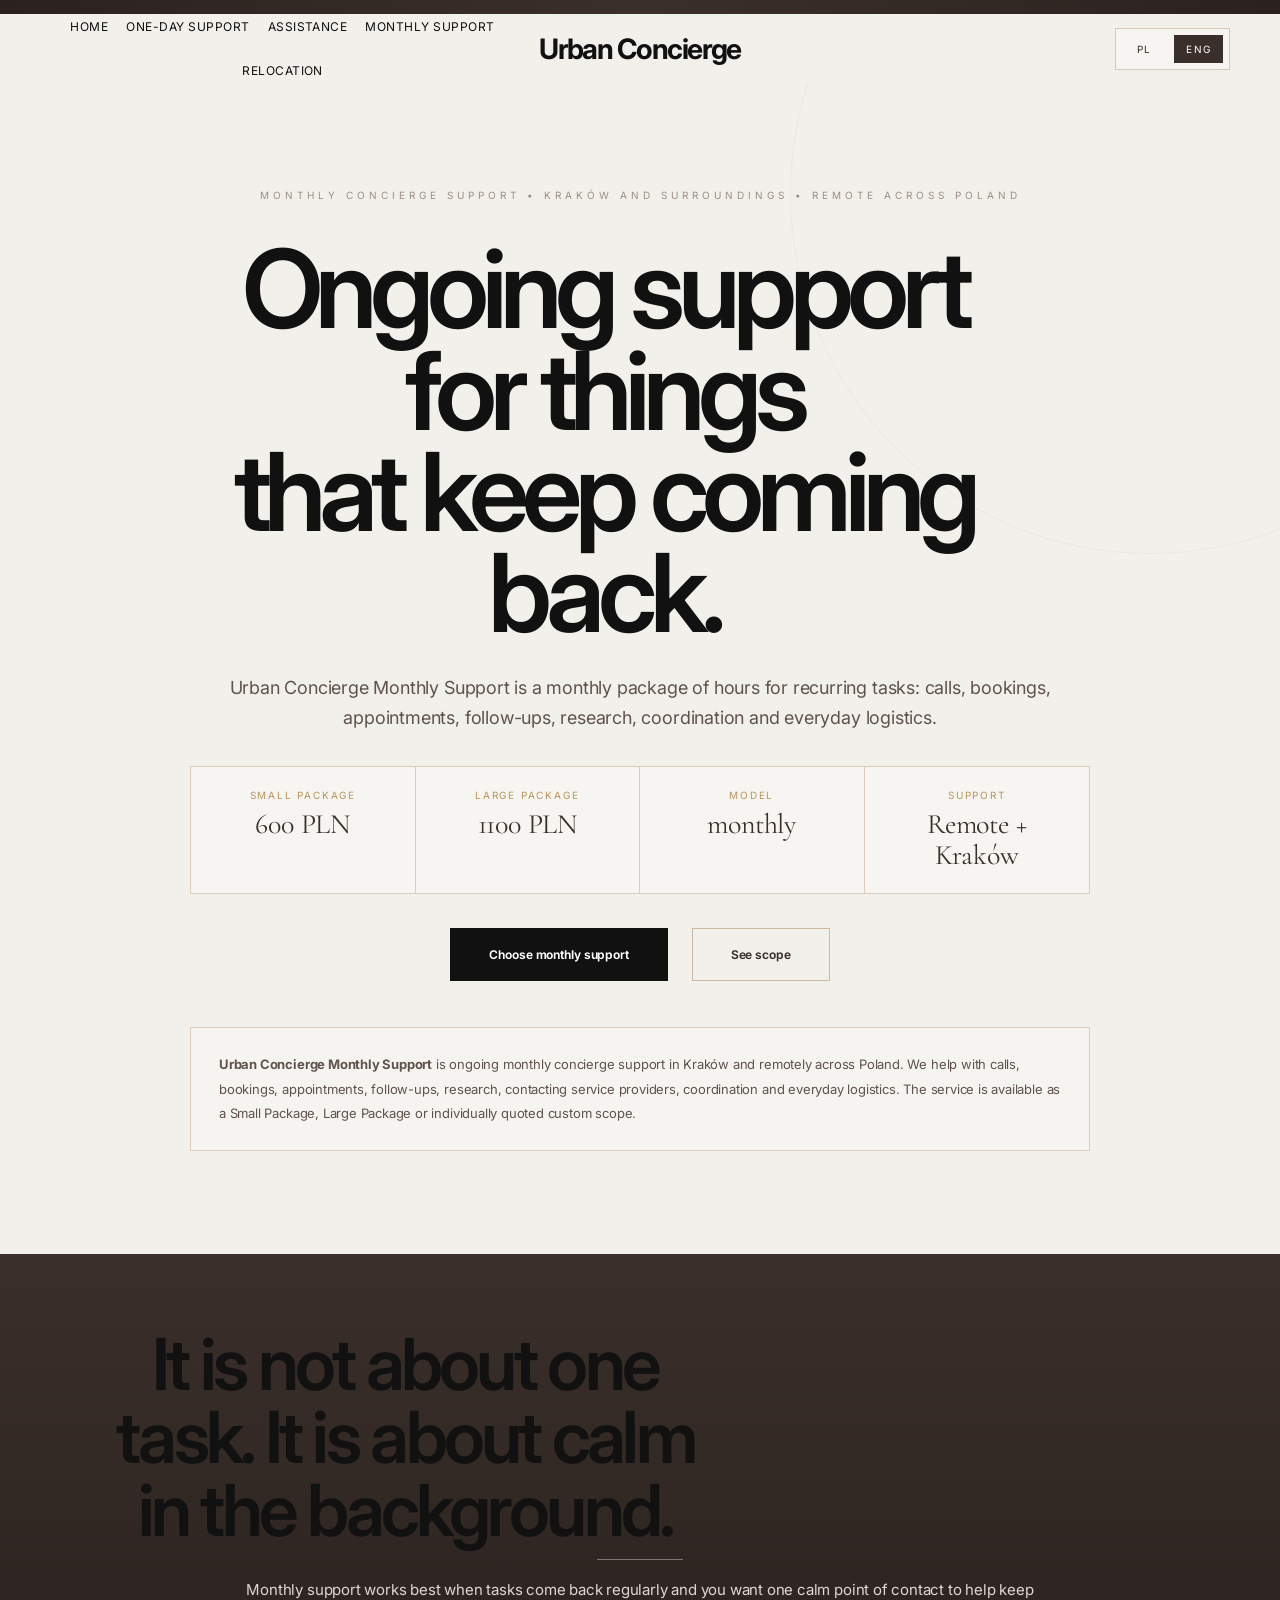
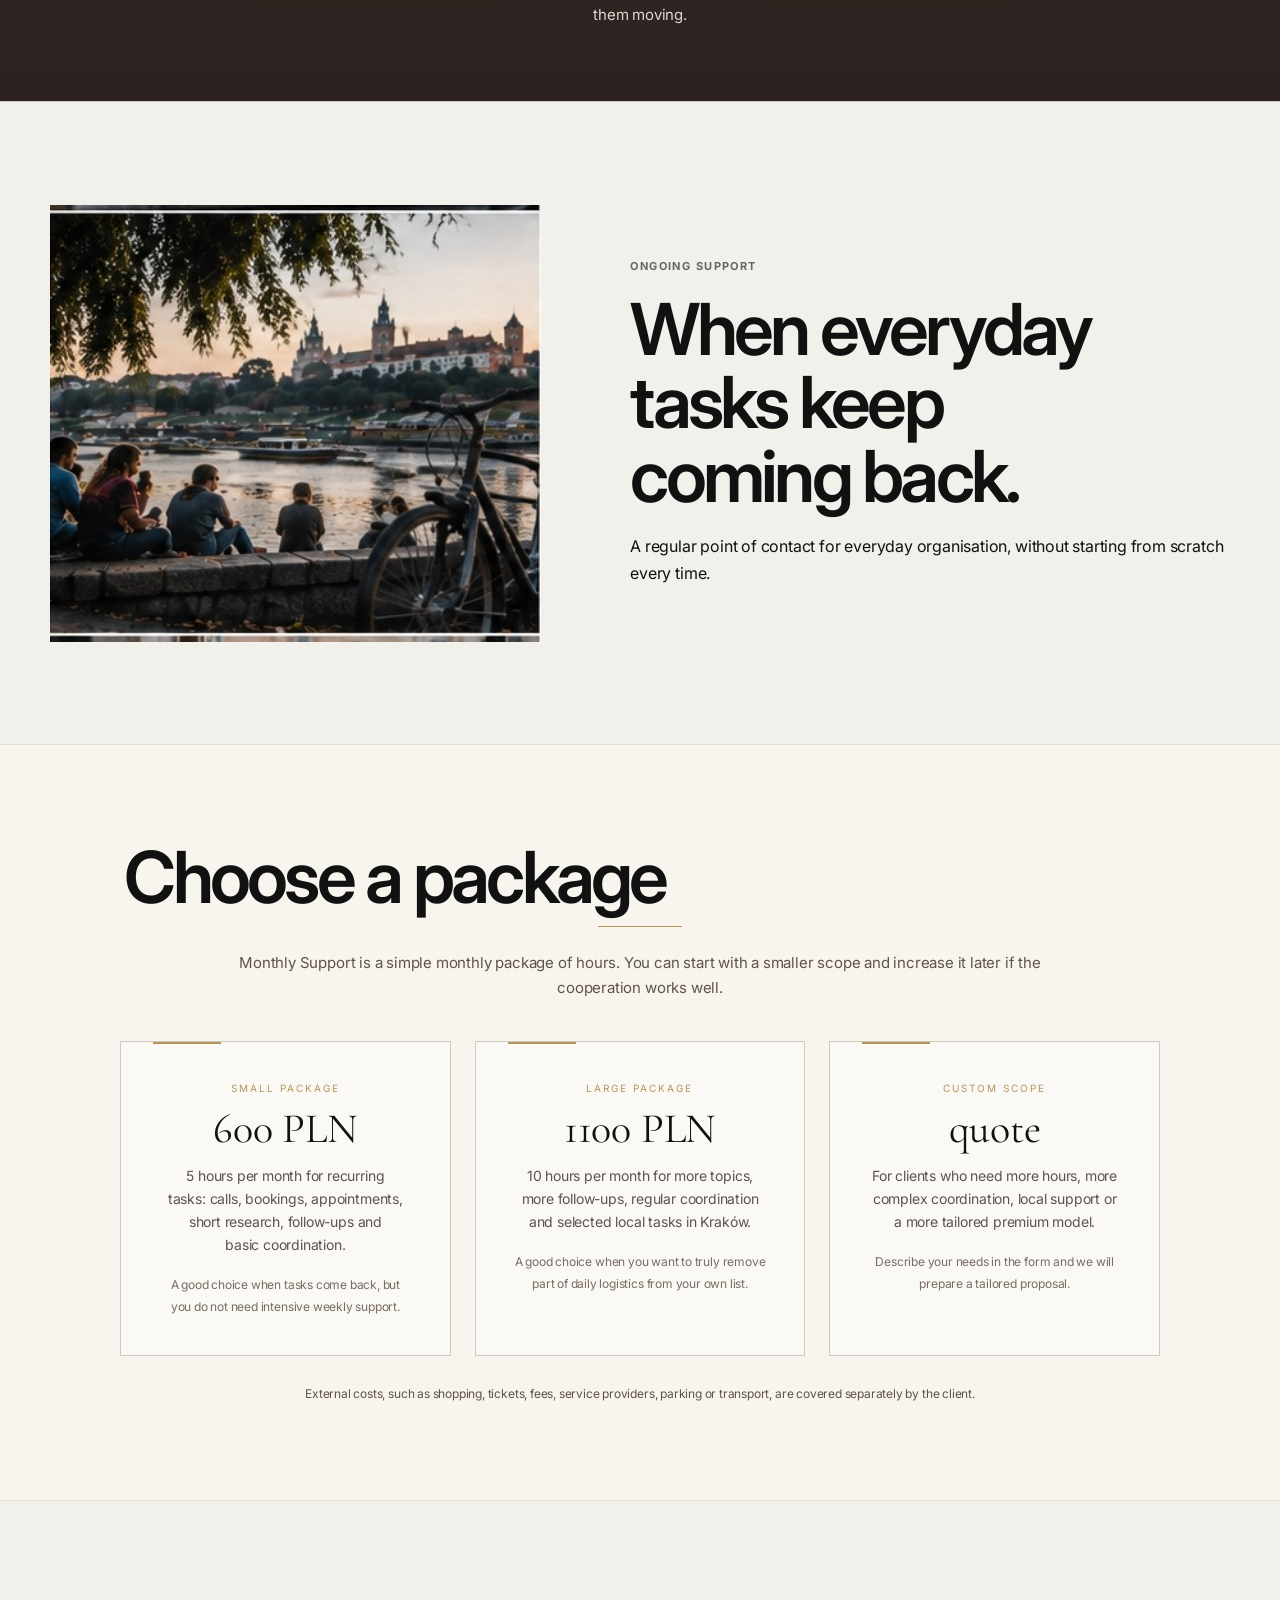
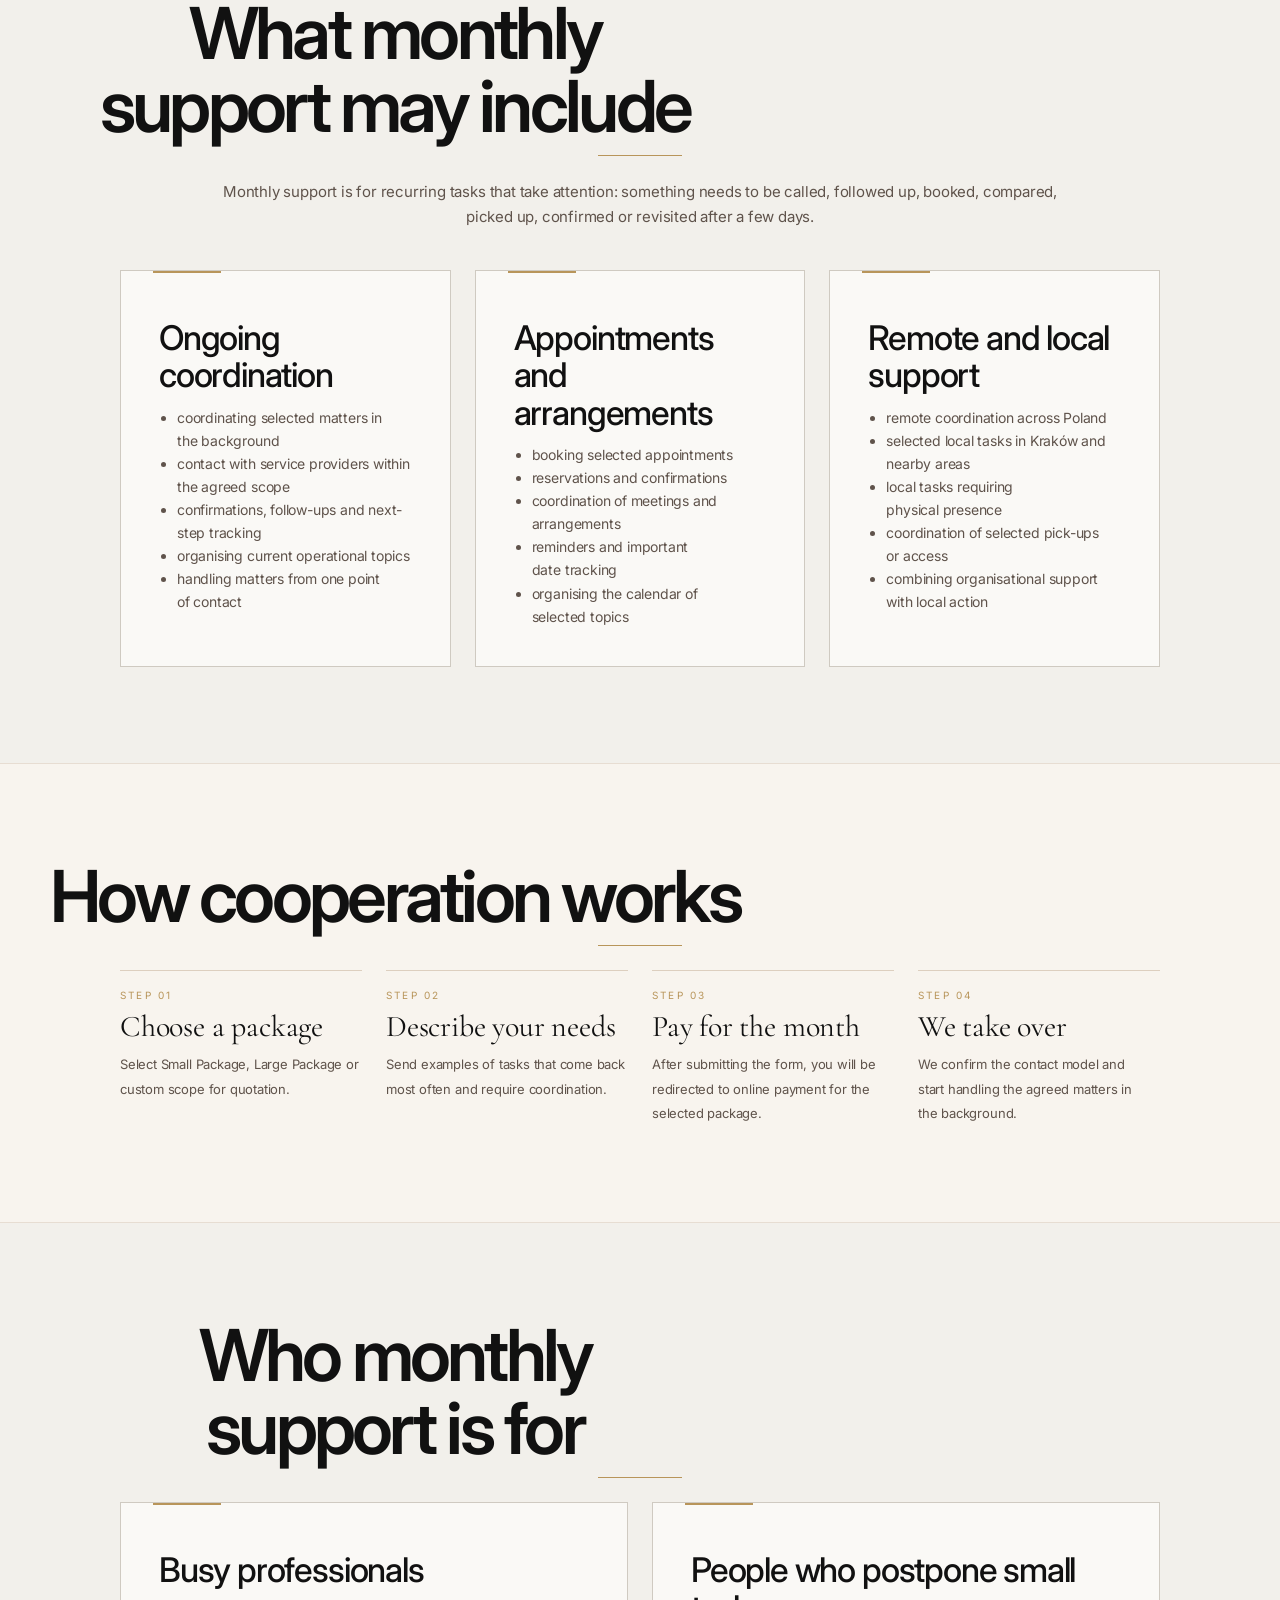
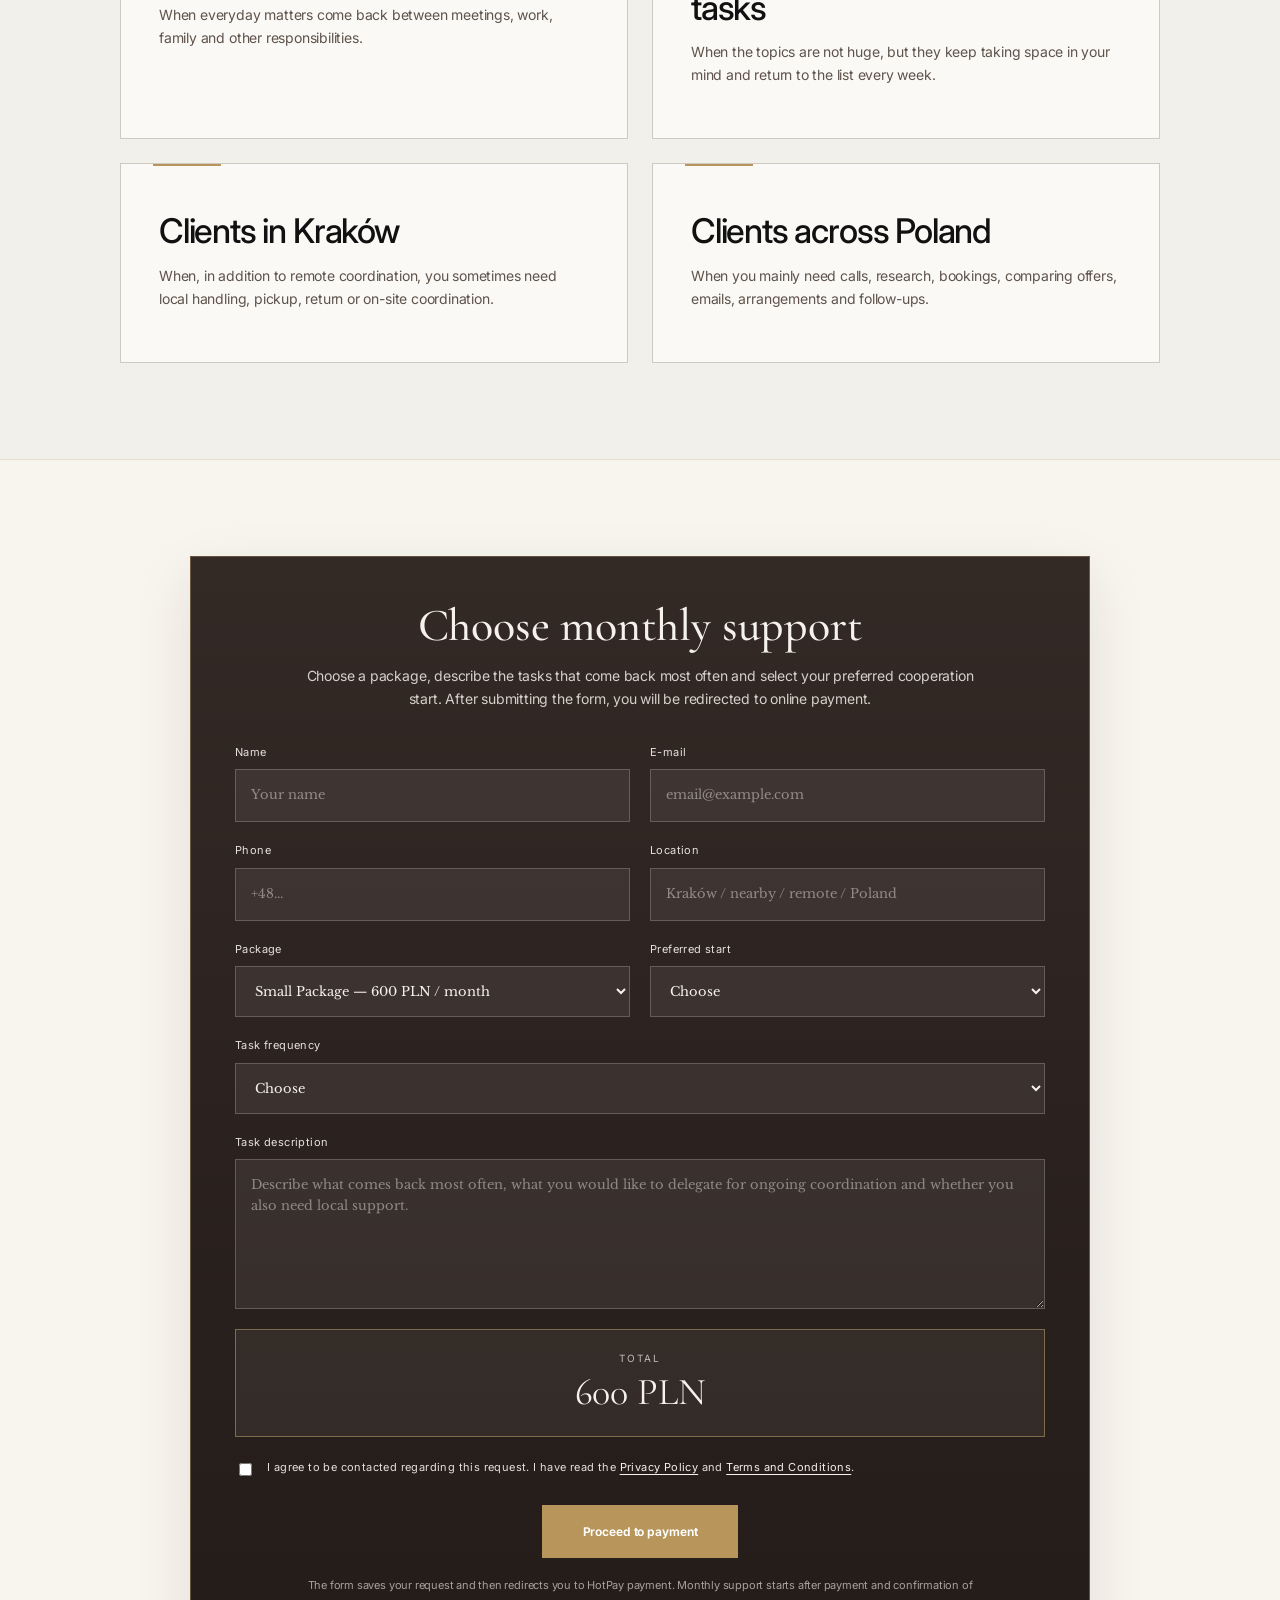
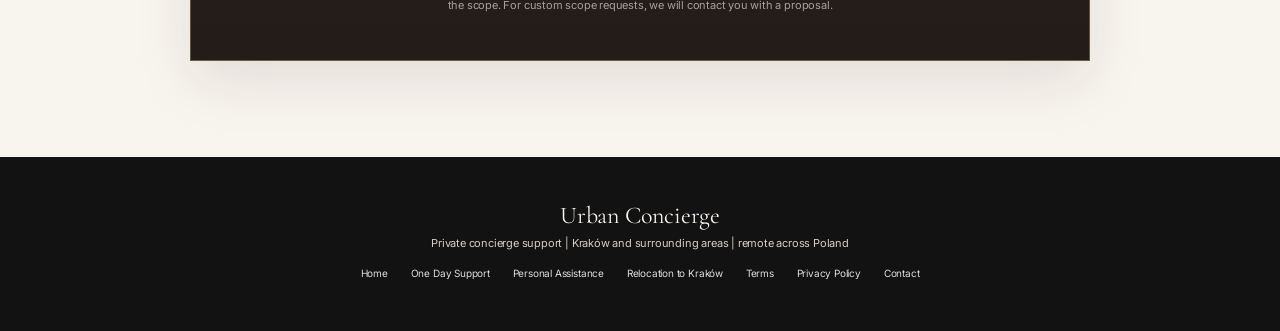
<file: expats-krakow/monthly-support/index.html>
<!DOCTYPE html>
<html lang="en">
<head>
  <meta charset="UTF-8" />
  <meta name="viewport" content="width=device-width, initial-scale=1.0" />

  <title>Monthly Concierge Support Kraków | Urban Concierge</title>
  <meta name="description" content="Monthly Urban Concierge support in Kraków and remotely across Poland. Small Package, Large Package or custom scope. Calls, bookings, follow-ups, appointments, research and everyday coordination." />

  <link rel="icon" type="image/png" href="/favicon.png">
  <link rel="canonical" href="https://urbanconcierge.pl/expats-krakow/monthly-support/">

  <link rel="preconnect" href="https://fonts.googleapis.com">
  <link rel="preconnect" href="https://fonts.gstatic.com" crossorigin>
  <link href="https://fonts.googleapis.com/css2?family=Cormorant+Garamond:wght@500;600&family=Libre+Baskerville:wght@400;700&display=swap" rel="stylesheet">

  <script async src="https://www.googletagmanager.com/gtag/js?id=AW-18108841323"></script>
  <script>
    window.dataLayer = window.dataLayer || [];
    function gtag(){dataLayer.push(arguments);}
    gtag("js", new Date());
    gtag("config", "AW-18108841323");
  </script>

  <style>
    :root {
      --bg: #F5F1EB;
      --soft-bg: #F8F4EE;
      --text: #3A2F2A;
      --muted: #5F534B;
      --soft: #7B6C61;
      --gold: #B8955A;
      --gold-soft: #C2A46D;
      --line: #E7DDD2;
      --line-strong: #DDCFBF;
    }

    * { box-sizing: border-box; }

    html, body {
      margin: 0;
      padding: 0;
      background: var(--bg);
      color: var(--text);
      scroll-behavior: smooth;
      overflow-x: hidden;
      -webkit-font-smoothing: antialiased;
      text-rendering: optimizeLegibility;
    }

    body { font-family: "Libre Baskerville", serif; }

    .topbar {
      height: 14px;
      background: linear-gradient(90deg, #2B221F 0%, #3A2F2A 50%, #2B221F 100%);
    }

    .shell {
      max-width: 1180px;
      margin: 0 auto;
      padding: 0 40px;
    }

    header { padding: 34px 0 0; }

    .header-inner {
      display: grid;
      grid-template-columns: 1fr auto 1fr;
      align-items: center;
      gap: 24px;
    }

    .mini-nav {
      display: flex;
      gap: 22px;
      font-size: 10px;
      letter-spacing: 1.1px;
      text-transform: uppercase;
    }

    .mini-nav a {
      color: var(--soft);
      text-decoration: none;
    }

    .brand {
      font-family: "Cormorant Garamond", serif;
      font-size: 31px;
      line-height: 1.1;
      font-weight: 600;
      color: var(--gold);
      text-decoration: none;
      white-space: nowrap;
    }

    .lang {
      justify-self: end;
      display: inline-flex;
      align-items: center;
      gap: 8px;
      padding: 6px;
      border: 1px solid #D8C8B6;
      background: rgba(255,255,255,0.32);
    }

    .lang span,
    .lang a {
      min-width: 44px;
      text-align: center;
      padding: 8px 12px;
      font-size: 10px;
      letter-spacing: 1.2px;
      text-transform: uppercase;
      text-decoration: none;
    }

    .lang span {
      background: var(--text);
      color: #fff;
    }

    .lang a { color: var(--text); }

    .hero {
      min-height: calc(88vh - 14px);
      display: flex;
      align-items: center;
      justify-content: center;
      padding: 58px 0 82px;
      position: relative;
      text-align: center;
      overflow: hidden;
    }

    .hero:before {
      content: "";
      position: absolute;
      width: 720px;
      height: 720px;
      border: 1px solid rgba(184,149,90,0.10);
      border-radius: 50%;
      top: -250px;
      right: -230px;
    }

    .hero-inner {
      position: relative;
      z-index: 1;
      max-width: 1040px;
      margin: 0 auto;
    }

    .kicker {
      font-size: 10px;
      line-height: 1.8;
      letter-spacing: 4px;
      text-transform: uppercase;
      color: #9C8F84;
      margin-bottom: 34px;
    }

    h1 {
      font-family: "Cormorant Garamond", serif;
      font-size: 76px;
      line-height: 1.03;
      font-weight: 500;
      letter-spacing: -0.9px;
      margin: 0 0 30px;
    }

    .sub {
      max-width: 890px;
      margin: 0 auto 24px;
      font-size: 18px;
      line-height: 2;
      color: var(--muted);
    }

    .ai-summary {
      max-width: 920px;
      margin: 34px auto 0;
      padding: 24px 28px;
      border: 1px solid #DCCDBB;
      background: rgba(255,255,255,0.28);
      font-size: 13px;
      line-height: 1.9;
      color: var(--muted);
      text-align: left;
    }

    .offer-strip {
      max-width: 900px;
      margin: 34px auto 34px;
      display: grid;
      grid-template-columns: repeat(4, minmax(0, 1fr));
      border: 1px solid #DCCDBB;
      background: rgba(255,255,255,0.32);
    }

    .offer-item {
      padding: 22px 18px;
      border-right: 1px solid #DCCDBB;
    }

    .offer-item:last-child { border-right: none; }

    .offer-label {
      font-size: 10px;
      text-transform: uppercase;
      letter-spacing: 1.8px;
      color: var(--gold);
      margin-bottom: 8px;
    }

    .offer-value {
      font-family: "Cormorant Garamond", serif;
      font-size: 28px;
      line-height: 1.1;
      color: var(--text);
    }

    .btn {
      display: inline-block;
      padding: 18px 38px;
      margin: 0 10px 12px;
      font-size: 12px;
      letter-spacing: 0.55px;
      text-decoration: none;
      transition: 0.24s ease;
    }

    .btn-primary {
      background: var(--text);
      color: #fff;
      border: 1px solid var(--text);
    }

    .btn-secondary {
      color: var(--text);
      border: 1px solid #CCB8A2;
      background: transparent;
    }

    .band {
      background: linear-gradient(180deg, #3A2F2A 0%, #2B221F 100%);
      color: #F5F1EB;
      padding: 74px 36px;
      text-align: center;
    }

    .band h2 {
      font-family: "Cormorant Garamond", serif;
      font-size: 48px;
      line-height: 1.08;
      font-weight: 500;
      margin: 0 0 12px;
    }

    .rule-light {
      width: 86px;
      height: 1px;
      background: rgba(245,241,235,0.40);
      margin: 0 auto 18px;
    }

    .band p {
      max-width: 830px;
      margin: 0 auto;
      font-size: 15px;
      line-height: 1.95;
      color: rgba(245,241,235,0.88);
    }

    section.content {
      padding: 96px 0;
      border-top: 1px solid var(--line);
    }

    section.soft { background: var(--soft-bg); }

    .title {
      font-family: "Cormorant Garamond", serif;
      font-size: 52px;
      line-height: 1.04;
      font-weight: 500;
      text-align: center;
      margin: 0 0 12px;
    }

    .rule {
      width: 84px;
      height: 1px;
      background: var(--gold);
      margin: 0 auto 24px;
    }

    .intro {
      max-width: 860px;
      margin: 0 auto 40px;
      text-align: center;
      font-size: 15px;
      line-height: 1.95;
      color: var(--muted);
    }

    .grid-2,
    .grid-3,
    .steps {
      display: grid;
      gap: 24px;
      max-width: 1040px;
      margin: 0 auto;
    }

    .grid-2 { grid-template-columns: repeat(2, 1fr); }
    .grid-3 { grid-template-columns: repeat(3, 1fr); }
    .steps { grid-template-columns: repeat(4, 1fr); }

    .card {
      background: linear-gradient(180deg, #F8F4EE 0%, #F4EEE6 100%);
      border: 1px solid #E3D8CB;
      padding: 34px 32px;
      position: relative;
      box-shadow: 0 16px 40px rgba(58,47,42,0.04);
      min-height: 100%;
    }

    .card:before {
      content: "";
      position: absolute;
      top: 0;
      left: 32px;
      width: 68px;
      height: 2px;
      background: var(--gold);
    }

    .card h3 {
      font-family: "Cormorant Garamond", serif;
      font-size: 34px;
      line-height: 1.06;
      font-weight: 500;
      margin: 10px 0 12px;
    }

    .card p,
    .card li {
      font-size: 14px;
      line-height: 1.9;
      color: var(--muted);
    }

    .card ul {
      margin: 0;
      padding-left: 18px;
    }

    .price-card { text-align: center; }

    .price-label {
      font-size: 10px;
      line-height: 1.6;
      letter-spacing: 2px;
      text-transform: uppercase;
      color: var(--gold);
      margin-bottom: 12px;
    }

    .price-value {
      font-family: "Cormorant Garamond", serif;
      font-size: 42px;
      line-height: 1;
      margin-bottom: 12px;
    }

    .price-note {
      font-size: 12px;
      line-height: 1.8;
      color: var(--soft);
      margin-top: 18px;
    }

    .step {
      border-top: 1px solid var(--line-strong);
      padding-top: 18px;
    }

    .step-no {
      font-size: 10px;
      letter-spacing: 2.2px;
      text-transform: uppercase;
      color: var(--gold);
      margin-bottom: 10px;
    }

    .step-title {
      font-family: "Cormorant Garamond", serif;
      font-size: 30px;
      line-height: 1.04;
      margin-bottom: 10px;
    }

    .step p {
      font-size: 13px;
      line-height: 1.9;
      color: var(--muted);
      margin: 0;
    }

    .form-wrap {
      max-width: 900px;
      margin: 0 auto;
      padding: 44px;
      background: linear-gradient(180deg, #332925 0%, #241C19 100%);
      border: 1px solid rgba(194,164,109,0.42);
      color: #F5F1EB;
      box-shadow: 0 20px 54px rgba(43,34,31,0.10);
    }

    .form-head {
      text-align: center;
      margin-bottom: 34px;
    }

    .form-title {
      font-family: "Cormorant Garamond", serif;
      font-size: 46px;
      line-height: 1.06;
      font-weight: 500;
      margin: 0 0 14px;
    }

    .form-copy {
      max-width: 700px;
      margin: 0 auto;
      font-size: 14px;
      line-height: 1.9;
      color: rgba(245,241,235,0.84);
    }

    .form-grid {
      display: grid;
      grid-template-columns: repeat(2, 1fr);
      gap: 20px;
    }

    .field {
      display: flex;
      flex-direction: column;
      gap: 8px;
    }

    .field-full { grid-column: 1 / -1; }

    label {
      font-size: 11px;
      line-height: 1.6;
      letter-spacing: 0.4px;
      color: rgba(245,241,235,0.92);
    }

    input,
    select,
    textarea {
      width: 100%;
      border: 1px solid rgba(245,241,235,0.22);
      background: rgba(245,241,235,0.07);
      color: #F5F1EB;
      padding: 15px;
      font-family: "Libre Baskerville", serif;
      font-size: 13px;
      line-height: 1.6;
      outline: none;
      border-radius: 0;
    }

    input::placeholder,
    textarea::placeholder { color: rgba(245,241,235,0.46); }

    select option {
      color: #3A2F2A;
      background: #F5F1EB;
    }

    textarea {
      min-height: 150px;
      resize: vertical;
    }

    .total-box {
      grid-column: 1 / -1;
      border: 1px solid rgba(194,164,109,0.52);
      padding: 22px;
      text-align: center;
      background: rgba(245,241,235,0.06);
    }

    .total-label {
      font-size: 10px;
      letter-spacing: 2px;
      text-transform: uppercase;
      color: rgba(245,241,235,0.72);
      margin-bottom: 8px;
    }

    .total-value {
      font-family: "Cormorant Garamond", serif;
      font-size: 38px;
      line-height: 1.1;
      color: #F5F1EB;
    }

    .consent {
      margin: 22px 0 26px;
      display: flex;
      gap: 12px;
      align-items: flex-start;
    }

    .consent input {
      width: auto;
      margin-top: 4px;
      accent-color: var(--gold);
    }

    .consent a {
      color: #F5F1EB;
      text-decoration: underline;
      text-underline-offset: 3px;
    }

    .hidden { display: none; }

    .submit-wrap { text-align: center; }

    button {
      cursor: pointer;
      border-radius: 0;
      border: 1px solid var(--gold);
      background: var(--gold);
      color: #fff;
      padding: 18px 40px;
      font-family: "Libre Baskerville", serif;
      font-size: 12px;
      letter-spacing: 0.55px;
    }

    button:hover {
      background: var(--gold-soft);
      border-color: var(--gold-soft);
    }

    .form-note {
      max-width: 680px;
      margin: 18px auto 0;
      text-align: center;
      font-size: 11px;
      line-height: 1.8;
      color: rgba(245,241,235,0.62);
    }

    footer {
      background: linear-gradient(180deg, #261E1B 0%, #1E1714 100%);
      padding: 44px 34px 48px;
      text-align: center;
    }

    .footer-brand {
      font-family: "Cormorant Garamond", serif;
      font-size: 24px;
      color: #F5F1EB;
      margin-bottom: 6px;
    }

    .footer-sub {
      font-size: 11px;
      color: #D9CEC4;
      margin-bottom: 14px;
    }

    .footer-links {
      font-size: 10px;
      line-height: 1.9;
    }

    .footer-links a {
      color: #F5F1EB;
      text-decoration: none;
      margin: 0 10px;
      opacity: 0.92;
    }

    @media (max-width: 1100px) {
      .mini-nav { display: none; }
      .grid-3 { grid-template-columns: 1fr; }
      .steps { grid-template-columns: repeat(2, 1fr); }
    }

    @media (max-width: 900px) {
      .grid-2 { grid-template-columns: 1fr; }
      h1 { font-size: 56px; }
      .offer-strip { grid-template-columns: repeat(2, minmax(0, 1fr)); }
    }

    @media (max-width: 768px) {
      .shell { padding: 0 20px; }
      header { padding-top: 26px; }

      .header-inner {
        grid-template-columns: 1fr;
        gap: 18px;
      }

      .brand {
        justify-self: center;
        font-size: 28px;
      }

      .lang { justify-self: center; }

      .hero {
        min-height: auto;
        padding: 34px 0 64px;
      }

      h1 {
        font-size: 42px;
        line-height: 1.08;
      }

      .sub {
        font-size: 16px;
        line-height: 1.9;
      }

      .offer-strip { grid-template-columns: 1fr; }

      .offer-item {
        border-right: none;
        border-bottom: 1px solid #DCCDBB;
      }

      .offer-item:last-child { border-bottom: none; }

      .btn {
        display: block;
        max-width: 340px;
        margin: 0 auto 12px;
      }

      section.content { padding: 76px 0; }

      .title,
      .band h2,
      .form-title { font-size: 36px; }

      .steps,
      .form-grid { grid-template-columns: 1fr; }

      .form-wrap { padding: 34px 22px; }

      button { width: 100%; }
    }
  </style>

<style id="uc-system-refresh">
:root{--uc-ink:#151515;--uc-paper:#f4f1ea;--uc-line:rgba(21,21,21,.16)}
html{scroll-behavior:smooth}body{overflow-x:hidden}
.site-nav{display:flex;justify-content:center;gap:18px;flex-wrap:wrap;font-size:12px;letter-spacing:.04em;text-transform:uppercase}.site-nav a{color:inherit;text-decoration:none;border-bottom:1px solid transparent;padding:5px 0}.site-nav a:hover{border-color:currentColor}
.header-inner,.uc-headerbar{grid-template-columns:1fr auto 1fr!important;align-items:center!important}.header-inner>.site-nav,.uc-headerbar>.site-nav{justify-self:start}.brand,.uc-brand{white-space:nowrap}.lang,.uc-lang-switch{justify-self:end}
.hero{position:relative}.hero .shell,.uc-hero .uc-shell{position:relative}.hero-inner{max-width:900px}.sub,.intro,.band p,.form-copy,.card p,.card li{line-height:1.65!important}.content{overflow:hidden}.card{min-width:0}
.uc-photo img,.service-photo img{width:100%;height:auto;display:block}.service-photo{margin:0;overflow:hidden}.service-photo.wide{max-width:1180px;margin:0 auto}.service-photo.inset{max-width:720px;margin:0 auto}.service-photo-section{padding:clamp(34px,5vw,76px) 0}.service-photo-section.dark{background:#171717}.service-photo-section.dark img{opacity:.92}
.service-editorial{display:grid;grid-template-columns:minmax(0,.9fr) minmax(0,1.1fr);gap:clamp(28px,5vw,76px);align-items:center}.service-editorial.reverse .service-photo{order:2}.service-editorial .service-copy{max-width:600px}.service-eyebrow{font-size:12px;letter-spacing:.13em;text-transform:uppercase;margin-bottom:16px}.service-copy h2{font-size:clamp(34px,5vw,68px);line-height:1;letter-spacing:-.035em;margin:0 0 20px}.service-copy p{font-size:clamp(16px,1.5vw,20px);line-height:1.6;margin:0}
@media(max-width:900px){.header-inner,.uc-headerbar{grid-template-columns:1fr auto!important}.site-nav{grid-column:1/-1;grid-row:2;justify-self:stretch!important;justify-content:flex-start!important;overflow-x:auto;flex-wrap:nowrap;padding:10px 0 2px}.site-nav a{white-space:nowrap}.brand,.uc-brand{justify-self:start}.lang,.uc-lang-switch{justify-self:end}.service-editorial,.service-editorial.reverse{grid-template-columns:1fr}.service-editorial.reverse .service-photo{order:initial}}
@media(max-width:600px){.site-nav{gap:15px;font-size:11px}.hero h1,.uc-h1{overflow-wrap:normal;word-break:normal}.offer-strip,.uc-offer-strip{overflow:hidden}.service-photo-section{padding:30px 0}.content,section.content{padding-top:52px!important;padding-bottom:52px!important}}
</style>
  <link rel="stylesheet" href="/assets/urban-2026.css">
  <link rel="stylesheet" href="/assets/hotpay-config.css">
</head>

<body>
  <div class="topbar"></div>

  <header class="shell">
    <div class="header-inner">
      <nav class="site-nav" aria-label="Site navigation"><a href="/expats-krakow/">Home</a><a href="/expats-krakow/one-day-support/">One-Day Support</a><a href="/expats-krakow/in-person-assistance/">Assistance</a><a href="/expats-krakow/monthly-support/">Monthly Support</a><a href="/expats-krakow/relocation/">Relocation</a></nav>

      <a href="/expats-krakow/" class="brand">Urban Concierge</a>

      <div class="lang">
        <a href="/abonament/">PL</a>
        <span>ENG</span>
      </div>
    </div>
  </header>

  <main>
    <section class="hero">
      <div class="shell">
        <div class="hero-inner">
          <div class="kicker">Monthly concierge support • Kraków and surroundings • remote across Poland</div>

          <h1>Ongoing support for things<br>that keep coming back.</h1>

          <div class="sub">
            Urban Concierge Monthly Support is a monthly package of hours for recurring tasks: calls, bookings, appointments, follow-ups, research, coordination and everyday logistics.
          </div>

          <div class="offer-strip">
            <div class="offer-item">
              <div class="offer-label">Small Package</div>
              <div class="offer-value">600 PLN</div>
            </div>

            <div class="offer-item">
              <div class="offer-label">Large Package</div>
              <div class="offer-value">1100 PLN</div>
            </div>

            <div class="offer-item">
              <div class="offer-label">Model</div>
              <div class="offer-value">monthly</div>
            </div>

            <div class="offer-item">
              <div class="offer-label">Support</div>
              <div class="offer-value">Remote + Kraków</div>
            </div>
          </div>

          <a href="#booking" class="btn btn-primary">Choose monthly support</a>
          <a href="#scope" class="btn btn-secondary">See scope</a>

          <div class="ai-summary">
            <strong>Urban Concierge Monthly Support</strong> is ongoing monthly concierge support in Kraków and remotely across Poland. We help with calls, bookings, appointments, follow-ups, research, contacting service providers, coordination and everyday logistics. The service is available as a Small Package, Large Package or individually quoted custom scope.
          </div>
        </div>
      </div>
    </section>

    <section class="band">
      <div class="shell">
        <h2>It is not about one task. It is about calm in the background.</h2>
        <div class="rule-light"></div>
        <p>
          Monthly support works best when tasks come back regularly and you want one calm point of contact to help keep them moving.
        </p>
      </div>
    </section>

    <section class="service-photo-section"><div class="shell service-editorial"><figure class="service-photo"><img src="/assets/photos/krakow-06.jpg" alt="Kraków"></figure><div class="service-copy"><div class="service-eyebrow">ONGOING SUPPORT</div><h2>When everyday tasks keep coming back.</h2><p>A regular point of contact for everyday organisation, without starting from scratch every time.</p></div></div></section>
<section class="content soft" id="packages">
      <div class="shell">
        <h2 class="title">Choose a package</h2>
        <div class="rule"></div>

        <p class="intro">
          Monthly Support is a simple monthly package of hours. You can start with a smaller scope and increase it later if the cooperation works well.
        </p>

        <div class="grid-3">
          <div class="card price-card">
            <div class="price-label">Small Package</div>
            <div class="price-value">600 PLN</div>
            <p>
              5 hours per month for recurring tasks: calls, bookings, appointments, short research, follow-ups and basic coordination.
            </p>
            <div class="price-note">A good choice when tasks come back, but you do not need intensive weekly support.</div>
          </div>

          <div class="card price-card">
            <div class="price-label">Large Package</div>
            <div class="price-value">1100 PLN</div>
            <p>
              10 hours per month for more topics, more follow-ups, regular coordination and selected local tasks in Kraków.
            </p>
            <div class="price-note">A good choice when you want to truly remove part of daily logistics from your own list.</div>
          </div>

          <div class="card price-card">
            <div class="price-label">Custom scope</div>
            <div class="price-value">quote</div>
            <p>
              For clients who need more hours, more complex coordination, local support or a more tailored premium model.
            </p>
            <div class="price-note">Describe your needs in the form and we will prepare a tailored proposal.</div>
          </div>
        </div>

        <p class="intro" style="font-size:12px; margin-top:28px; margin-bottom:0;">
          External costs, such as shopping, tickets, fees, service providers, parking or transport, are covered separately by the client.
        </p>
      </div>
    </section>

    <section class="content" id="scope">
      <div class="shell">
        <h2 class="title">What monthly support may include</h2>
        <div class="rule"></div>

        <p class="intro">
          Monthly support is for recurring tasks that take attention: something needs to be called, followed up, booked, compared, picked up, confirmed or revisited after a few days.
        </p>

        <div class="grid-3">
          <div class="card">
            <h3>Ongoing coordination</h3>
            <ul>
              <li>coordinating selected matters in the background</li>
              <li>contact with service providers within the agreed scope</li>
              <li>confirmations, follow-ups and next-step tracking</li>
              <li>organising current operational topics</li>
              <li>handling matters from one point of contact</li>
            </ul>
          </div>

          <div class="card">
            <h3>Appointments and arrangements</h3>
            <ul>
              <li>booking selected appointments</li>
              <li>reservations and confirmations</li>
              <li>coordination of meetings and arrangements</li>
              <li>reminders and important date tracking</li>
              <li>organising the calendar of selected topics</li>
            </ul>
          </div>

          <div class="card">
            <h3>Remote and local support</h3>
            <ul>
              <li>remote coordination across Poland</li>
              <li>selected local tasks in Kraków and nearby areas</li>
              <li>local tasks requiring physical presence</li>
              <li>coordination of selected pick-ups or access</li>
              <li>combining organisational support with local action</li>
            </ul>
          </div>
        </div>
      </div>
    </section>

    <section class="content soft">
      <div class="shell">
        <h2 class="title">How cooperation works</h2>
        <div class="rule"></div>

        <div class="steps">
          <div class="step">
            <div class="step-no">Step 01</div>
            <div class="step-title">Choose a package</div>
            <p>Select Small Package, Large Package or custom scope for quotation.</p>
          </div>

          <div class="step">
            <div class="step-no">Step 02</div>
            <div class="step-title">Describe your needs</div>
            <p>Send examples of tasks that come back most often and require coordination.</p>
          </div>

          <div class="step">
            <div class="step-no">Step 03</div>
            <div class="step-title">Pay for the month</div>
            <p>After submitting the form, you will be redirected to online payment for the selected package.</p>
          </div>

          <div class="step">
            <div class="step-no">Step 04</div>
            <div class="step-title">We take over</div>
            <p>We confirm the contact model and start handling the agreed matters in the background.</p>
          </div>
        </div>
      </div>
    </section>

    <section class="content">
      <div class="shell">
        <h2 class="title">Who monthly support is for</h2>
        <div class="rule"></div>

        <div class="grid-2">
          <div class="card">
            <h3>Busy professionals</h3>
            <p>When everyday matters come back between meetings, work, family and other responsibilities.</p>
          </div>

          <div class="card">
            <h3>People who postpone small tasks</h3>
            <p>When the topics are not huge, but they keep taking space in your mind and return to the list every week.</p>
          </div>

          <div class="card">
            <h3>Clients in Kraków</h3>
            <p>When, in addition to remote coordination, you sometimes need local handling, pickup, return or on-site coordination.</p>
          </div>

          <div class="card">
            <h3>Clients across Poland</h3>
            <p>When you mainly need calls, research, bookings, comparing offers, emails, arrangements and follow-ups.</p>
          </div>
        </div>
      </div>
    </section>

    <section class="content soft" id="booking">
      <div class="shell">
        <div class="form-wrap">
          <div class="form-head">
            <div class="form-title">Choose monthly support</div>
            <div class="form-copy">
              Choose a package, describe the tasks that come back most often and select your preferred cooperation start. After submitting the form, you will be redirected to online payment.
            </div>
          </div>

          <form name="monthly-support-eng" method="POST" data-netlify="true" netlify-honeypot="bot-field" id="subscriptionForm">
            <input type="hidden" name="form-name" value="monthly-support-eng">
            <input type="hidden" name="source_page" value="Monthly Support ENG">
            <input type="hidden" id="priceHidden" name="package_value" value="600 PLN">
            <input type="hidden" id="packageHidden" name="selected_package" value="Small Package">
            <input type="hidden" id="orderIdHidden" name="order_id" value="">

            <p class="hidden">
              <label>Do not fill this field: <input name="bot-field"></label>
            </p>

            <div class="form-grid">
              <div class="field">
                <label for="name">Name</label>
                <input id="name" name="name" type="text" placeholder="Your name" required>
              </div>

              <div class="field">
                <label for="email">E-mail</label>
                <input id="email" name="email" type="email" placeholder="email@example.com" required>
              </div>

              <div class="field">
                <label for="phone">Phone</label>
                <input id="phone" name="phone" type="tel" placeholder="+48..." required>
              </div>

              <div class="field">
                <label for="location">Location</label>
                <input id="location" name="location" type="text" placeholder="Kraków / nearby / remote / Poland">
              </div>

              <div class="field">
                <label for="package">Package</label>
                <select id="package" name="package" required>
                  <option value="small" data-price="600" data-label="Small Package">Small Package — 600 PLN / month</option>
                  <option value="large" data-price="1100" data-label="Large Package">Large Package — 1100 PLN / month</option>
                  <option value="custom" data-price="0" data-label="Custom quote">Custom scope — individual quote</option>
                </select>
              </div>

              <div class="field">
                <label for="start">Preferred start</label>
                <select id="start" name="preferred_start" required>
                  <option value="">Choose</option>
                  <option value="As soon as possible">As soon as possible</option>
                  <option value="From this month">From this month</option>
                  <option value="From next month">From next month</option>
                  <option value="Flexible">Flexible</option>
                </select>
              </div>

              <div class="field field-full">
                <label for="frequency">Task frequency</label>
                <select id="frequency" name="task_frequency" required>
                  <option value="">Choose</option>
                  <option value="A few tasks per month">A few tasks per month</option>
                  <option value="A few tasks per week">A few tasks per week</option>
                  <option value="Regular background support">Regular background support</option>
                  <option value="Hard to estimate">Hard to estimate</option>
                </select>
              </div>

              <div class="field field-full">
                <label for="message">Task description</label>
                <textarea id="message" name="task_description" placeholder="Describe what comes back most often, what you would like to delegate for ongoing coordination and whether you also need local support." required></textarea>
              </div>

              <div class="total-box">
                <div class="total-label">Total</div>
                <div class="total-value" id="priceDisplay">600 PLN</div>
              </div>
            </div>

            <div class="consent">
              <input id="consent" name="contact_consent" type="checkbox" required>
              <label for="consent">
                I agree to be contacted regarding this request. I have read the
                <a href="/polityka%20prywatnosci%20UC.pdf" target="_blank" rel="noopener">Privacy Policy</a>
                and
                <a href="/Regulamin%20UC.pdf" target="_blank" rel="noopener">Terms and Conditions</a>.
              </label>
            </div>

            <div class="submit-wrap">
              <button type="submit" id="submitButton">Proceed to payment</button>
            </div>

            <div class="form-note">
              The form saves your request and then redirects you to HotPay payment. Monthly support starts after payment and confirmation of the scope. For custom scope requests, we will contact you with a proposal.
            </div>
          </form>
        </div>
      </div>
    </section>
  </main>

  <footer>
    <div class="footer-brand">Urban Concierge</div>
    <div class="footer-sub">Private concierge support | Kraków and surrounding areas | remote across Poland</div>

    <div class="footer-links">
      <a href="/expats-krakow/">Home</a>
      <a href="/expats-krakow/one-day-support/">One Day Support</a>
      <a href="/asysty/">Personal Assistance</a>
      <a href="/relokacja-krakow/">Relocation to Kraków</a>
      <a href="/Regulamin%20UC.pdf" target="_blank" rel="noopener">Terms</a>
      <a href="/polityka%20prywatnosci%20UC.pdf" target="_blank" rel="noopener">Privacy Policy</a>
      <a href="mailto:info@urbanconcierge.pl">Contact</a>
    </div>
  </footer>

  <script>
    const form = document.getElementById("subscriptionForm");
    const packageSelect = document.getElementById("package");
    const priceDisplay = document.getElementById("priceDisplay");
    const priceHidden = document.getElementById("priceHidden");
    const packageHidden = document.getElementById("packageHidden");
    const orderIdHidden = document.getElementById("orderIdHidden");
    const submitButton = document.getElementById("submitButton");

    const HOTPAY_URL = "https://platnosc.hotpay.pl/";
    const HOTPAY_SECRET = getComputedStyle(document.documentElement).getPropertyValue("--uc-hotpay-secret").trim().replace(/^"|"$/g, "");

    function updatePackage() {
      const selected = packageSelect.options[packageSelect.selectedIndex];
      const price = parseInt(selected.dataset.price, 10);
      const label = selected.dataset.label;

      packageHidden.value = label;

      if (price > 0) {
        priceDisplay.textContent = price + " PLN";
        priceHidden.value = price + " PLN";
        submitButton.textContent = "Proceed to payment";
      } else {
        priceDisplay.textContent = "Quote";
        priceHidden.value = "Individual quote";
        submitButton.textContent = "Send request";
      }
    }

    function encode(data) {
      return new URLSearchParams(data).toString();
    }

    function addHotpayField(formElement, name, value) {
      const input = document.createElement("input");
      input.type = "hidden";
      input.name = name;
      input.value = value;
      formElement.appendChild(input);
    }

    packageSelect.addEventListener("change", updatePackage);

    form.addEventListener("submit", function(e) {
      e.preventDefault();

      const selected = packageSelect.options[packageSelect.selectedIndex];
      const price = parseInt(selected.dataset.price, 10);
      const label = selected.dataset.label;
      const orderId = "UC-MS-" + Date.now();

      orderIdHidden.value = orderId;

      const formData = new FormData(form);
      formData.append("amount_to_pay", price > 0 ? price + " PLN" : "Individual quote");

      fetch("/", {
        method: "POST",
        headers: { "Content-Type": "application/x-www-form-urlencoded" },
        body: encode(formData)
      })
      .then(() => {
        if (price === 0) {
          alert("Thank you. Your request has been sent. We will contact you with a proposal.");
          form.reset();
          updatePackage();
          return;
        }

        const hotpayForm = document.createElement("form");
        hotpayForm.method = "POST";
        hotpayForm.action = HOTPAY_URL;

        addHotpayField(hotpayForm, "SEKRET", HOTPAY_SECRET);
        addHotpayField(hotpayForm, "KWOTA", price);
        addHotpayField(hotpayForm, "NAZWA_USLUGI", "Urban Concierge - Monthly Support - " + label);
        addHotpayField(hotpayForm, "ADRES_WWW", "https://urbanconcierge.pl/expats-krakow/monthly-support/");
        addHotpayField(hotpayForm, "ID_ZAMOWIENIA", orderId);
        addHotpayField(hotpayForm, "EMAIL", document.getElementById("email").value);

        const customerData =
          document.getElementById("name").value +
          " | phone: " +
          document.getElementById("phone").value;

        addHotpayField(hotpayForm, "DANE_OSOBOWE", customerData);

        document.body.appendChild(hotpayForm);
        hotpayForm.submit();
      })
      .catch(() => {
        alert("The form could not be submitted. Please try again or contact us at info@urbanconcierge.pl.");
      });
    });

    updatePackage();
  </script>
</body>
</html>
</file>
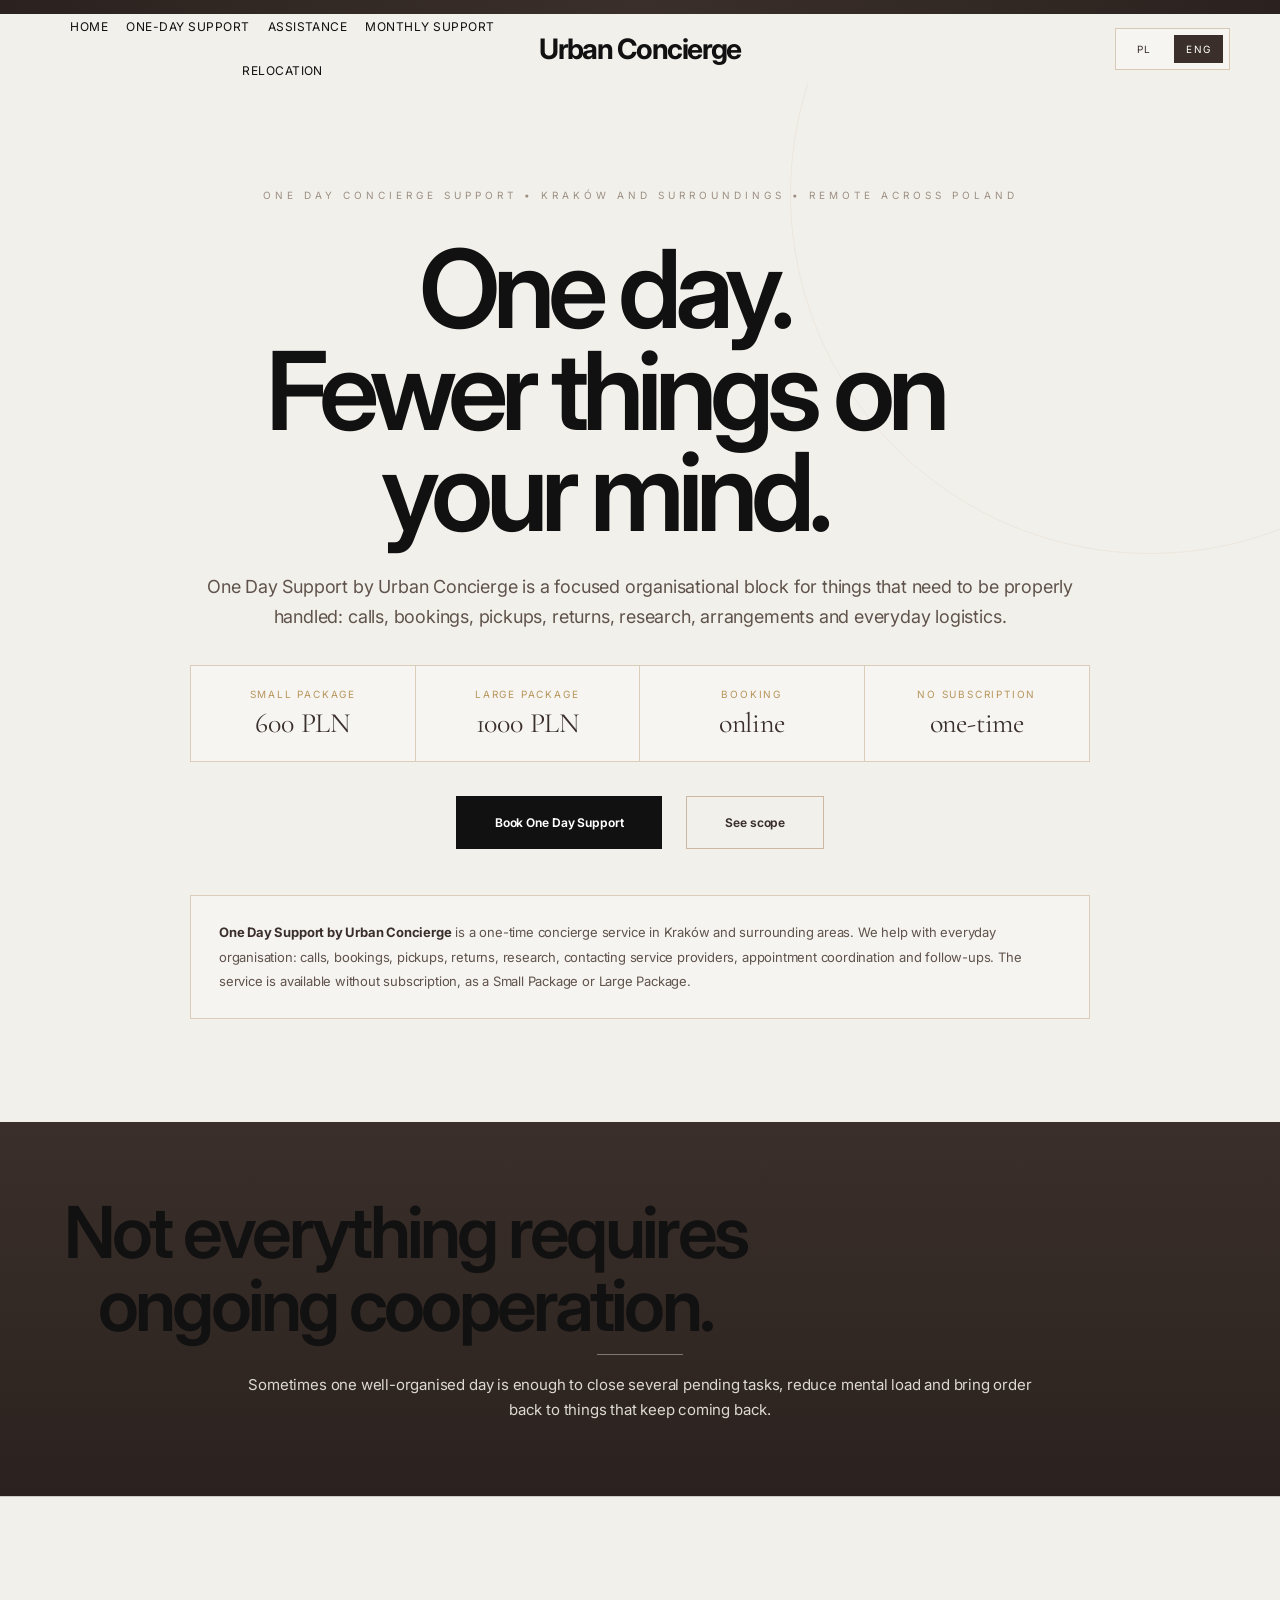
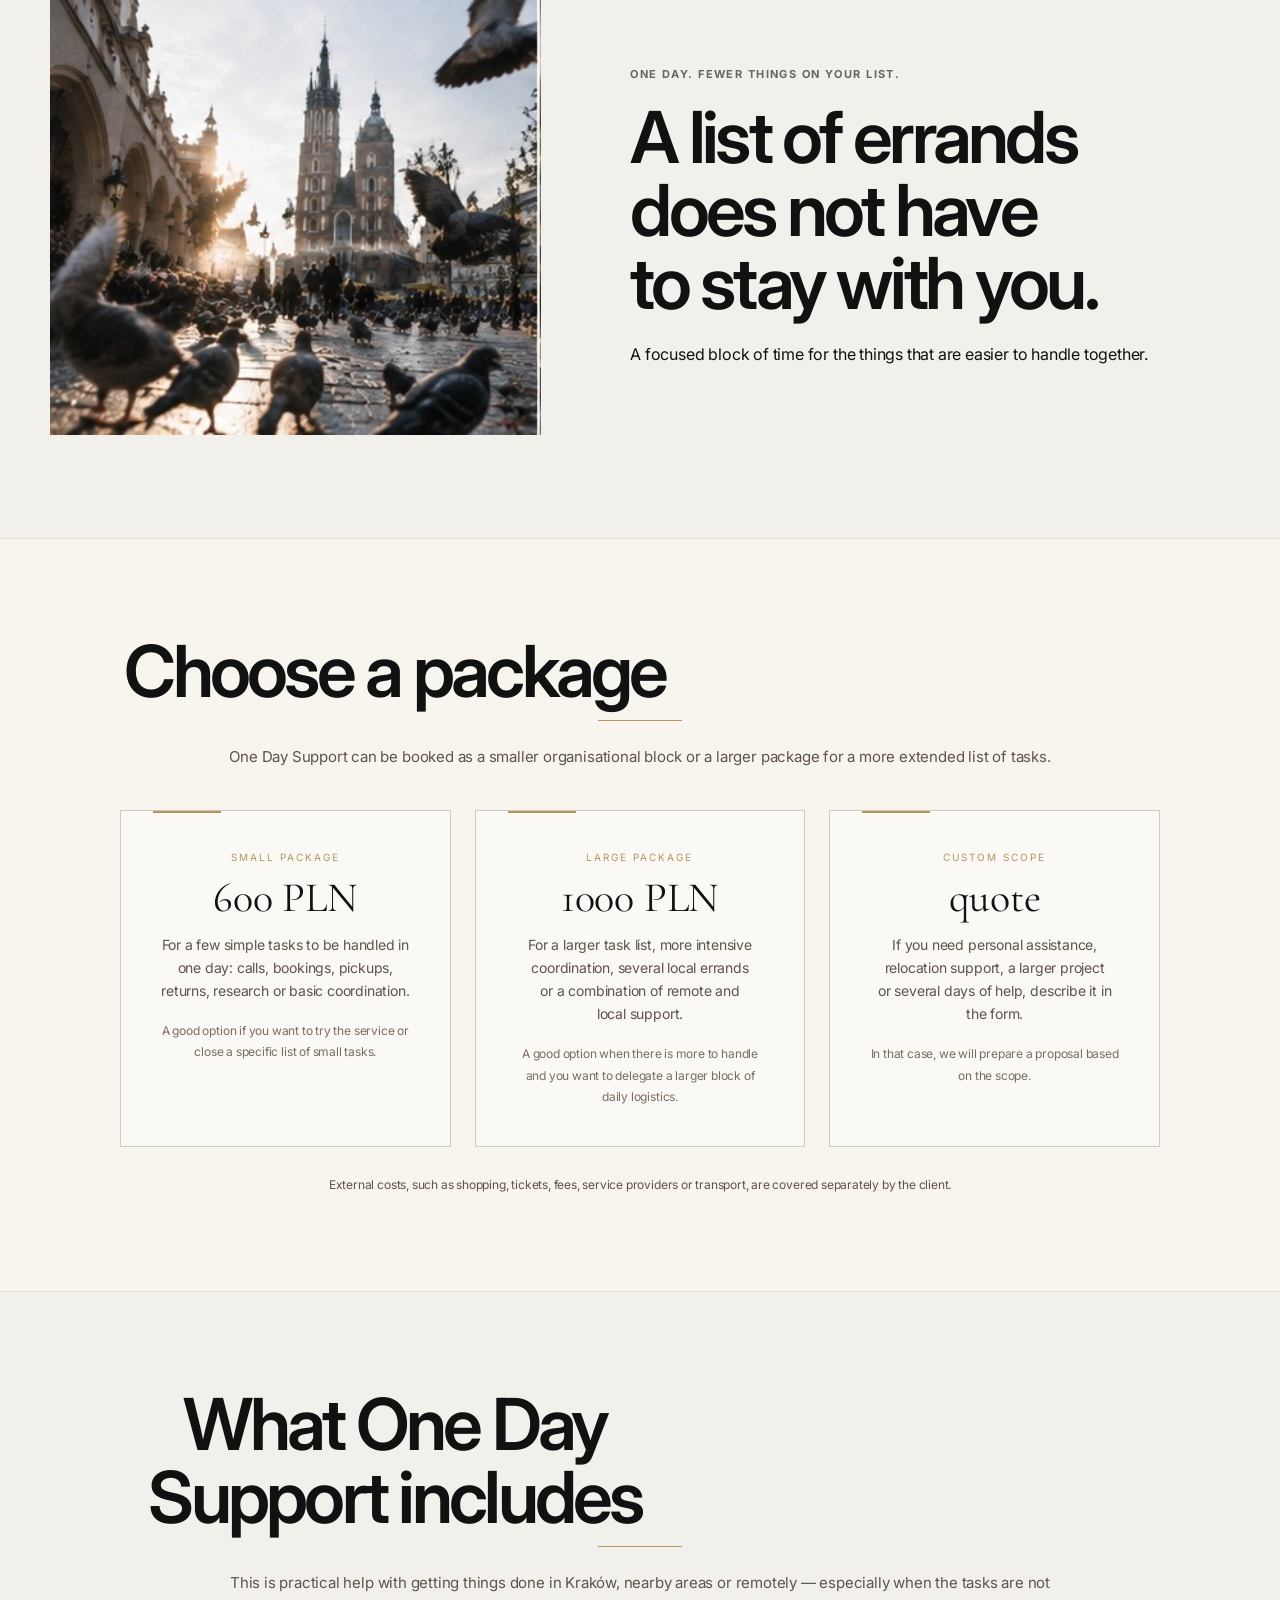
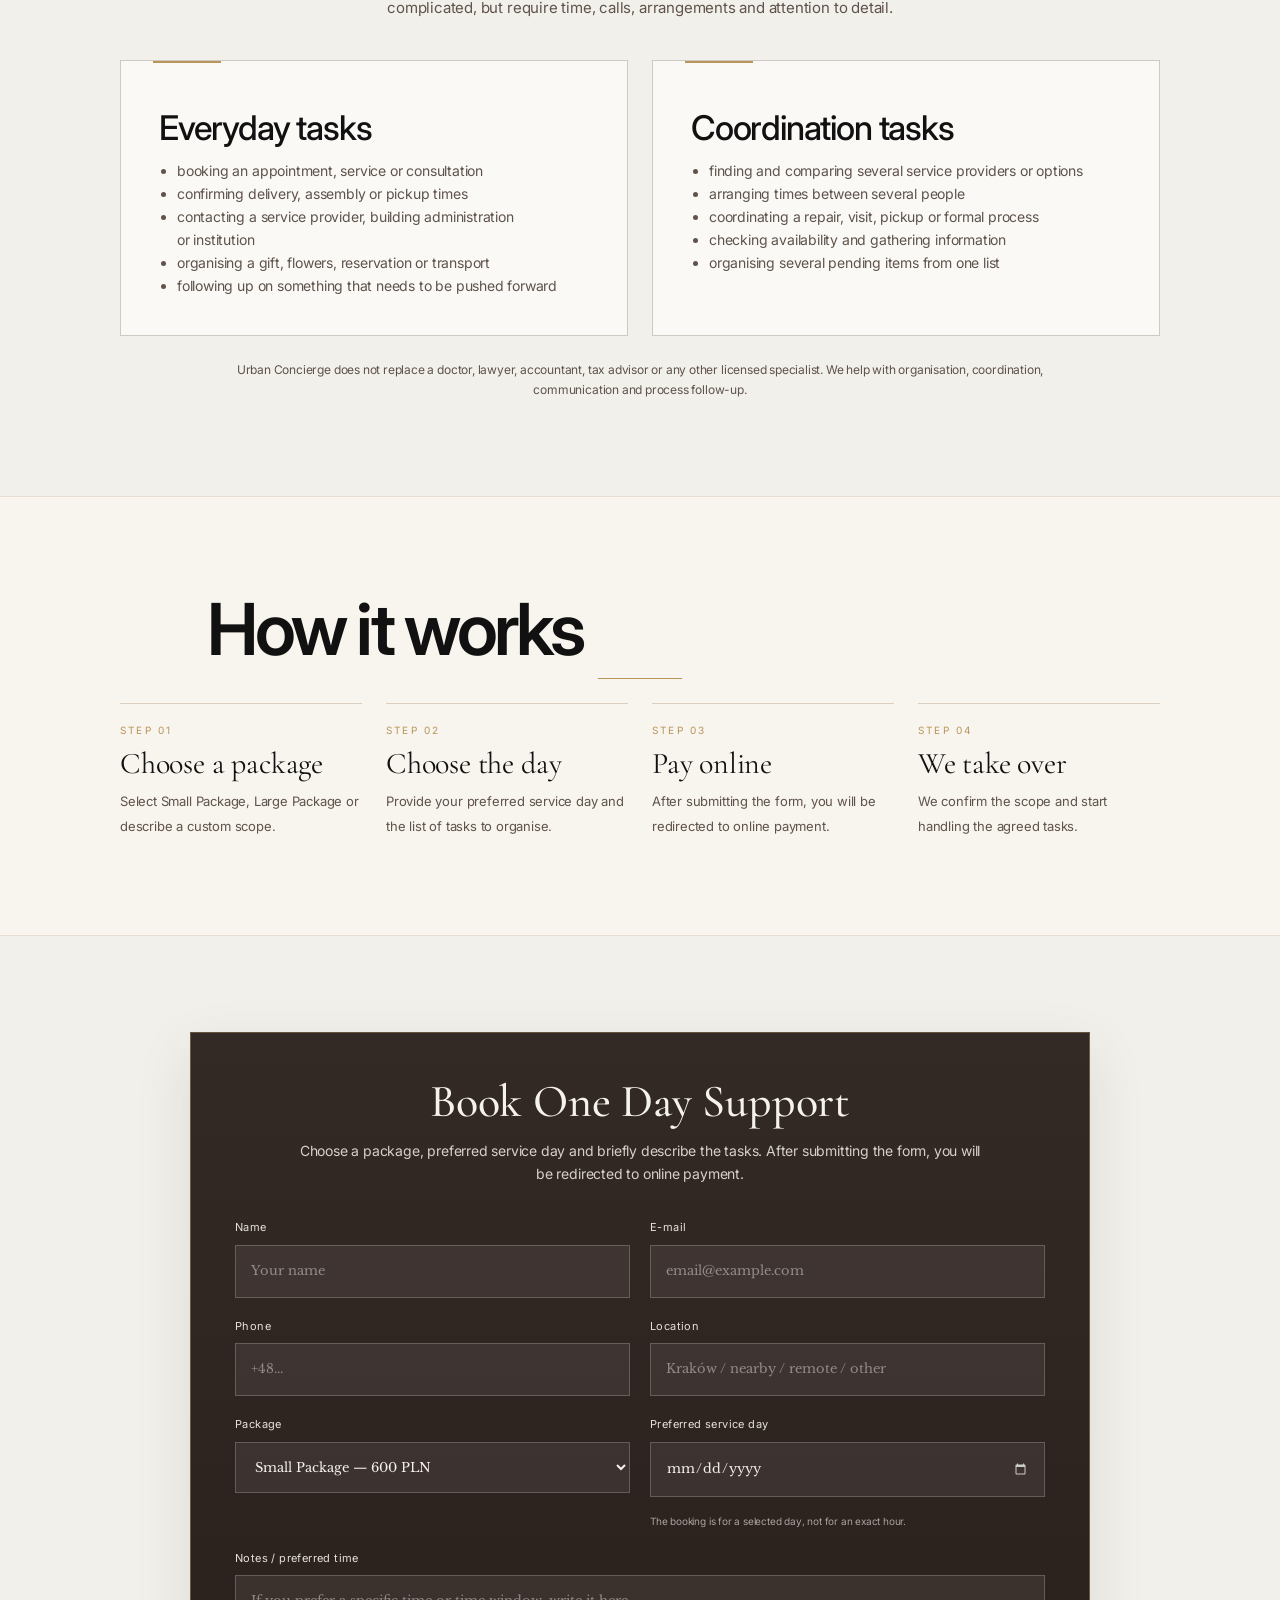
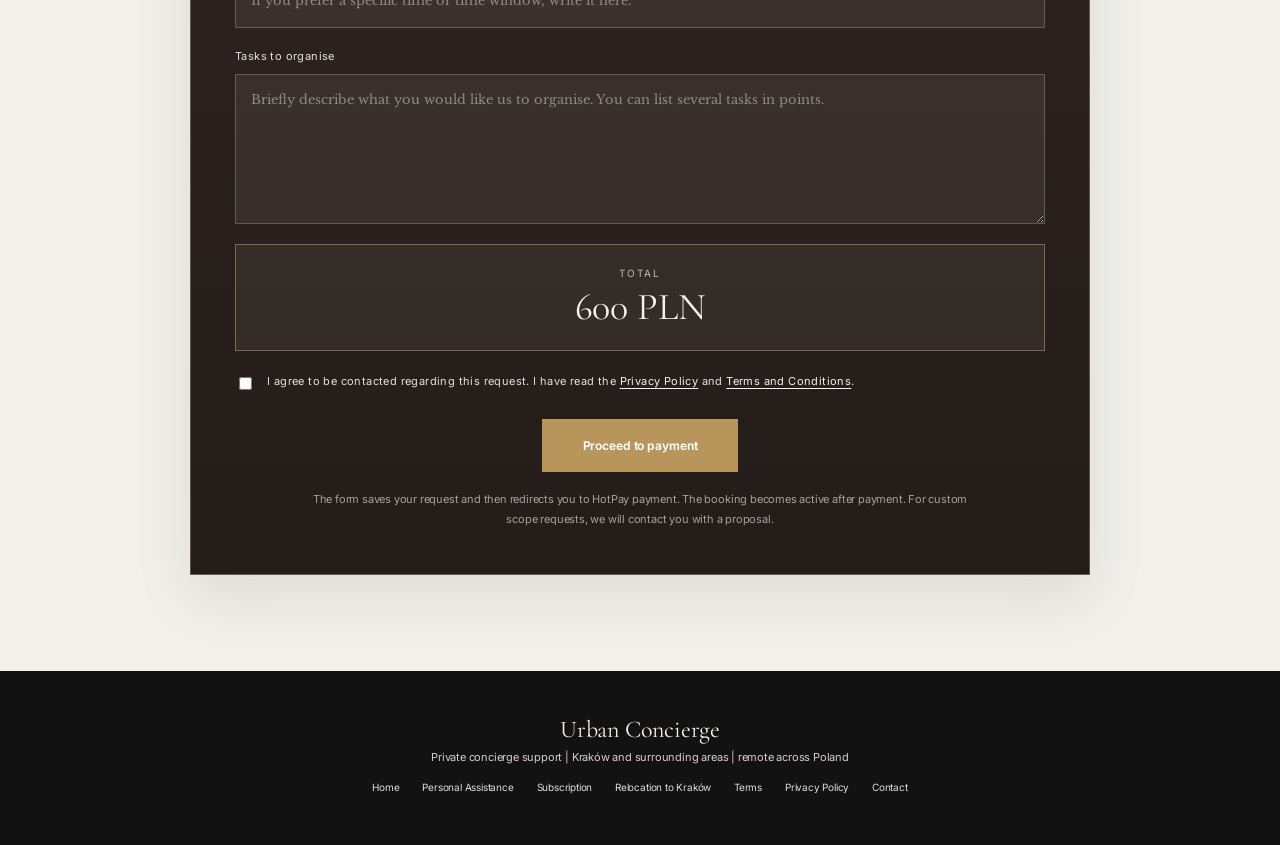
<file: expats-krakow/one-day-support/index.html>
<!DOCTYPE html>
<html lang="en">
<head>
  <meta charset="UTF-8" />
  <meta name="viewport" content="width=device-width, initial-scale=1.0" />

  <title>One Day Concierge Support Kraków | Urban Concierge</title>
  <meta name="description" content="One Day Concierge Support in Kraków and surrounding areas. Practical concierge help with calls, bookings, pickups, returns, research, coordination and everyday logistics. Online booking available." />

  <link rel="icon" type="image/png" href="/favicon.png">
  <link rel="canonical" href="https://urbanconcierge.pl/expats-krakow/one-day-support/">

  <link rel="preconnect" href="https://fonts.googleapis.com">
  <link rel="preconnect" href="https://fonts.gstatic.com" crossorigin>
  <link href="https://fonts.googleapis.com/css2?family=Cormorant+Garamond:wght@500;600&family=Libre+Baskerville:wght@400;700&display=swap" rel="stylesheet">

  <script async src="https://www.googletagmanager.com/gtag/js?id=AW-18108841323"></script>
  <script>
    window.dataLayer = window.dataLayer || [];
    function gtag(){dataLayer.push(arguments);}
    gtag("js", new Date());
    gtag("config", "AW-18108841323");
  </script>

  <script type="application/ld+json">
  {
    "@context": "https://schema.org",
    "@type": "Service",
    "name": "One Day Support Urban Concierge",
    "provider": {
      "@type": "LocalBusiness",
      "name": "Urban Concierge",
      "url": "https://urbanconcierge.pl/",
      "address": {
        "@type": "PostalAddress",
        "addressLocality": "Kraków",
        "addressCountry": "PL"
      }
    },
    "areaServed": ["Kraków", "Lesser Poland", "Poland"],
    "description": "One Day Support by Urban Concierge is a one-time concierge service in Kraków for calls, bookings, pickups, returns, research, service provider contact, coordination and follow-ups.",
    "offers": [
      {
        "@type": "Offer",
        "name": "Small Package",
        "price": "600",
        "priceCurrency": "PLN"
      },
      {
        "@type": "Offer",
        "name": "Large Package",
        "price": "1000",
        "priceCurrency": "PLN"
      }
    ]
  }
  </script>

  <style>
    :root {
      --bg: #F5F1EB;
      --soft-bg: #F8F4EE;
      --text: #3A2F2A;
      --muted: #5F534B;
      --soft: #7B6C61;
      --gold: #B8955A;
      --gold-soft: #C2A46D;
      --dark: #2B221F;
      --line: #E7DDD2;
      --line-strong: #DDCFBF;
    }

    * { box-sizing: border-box; }

    html, body {
      margin: 0;
      padding: 0;
      background: var(--bg);
      color: var(--text);
      scroll-behavior: smooth;
      overflow-x: hidden;
      -webkit-font-smoothing: antialiased;
      text-rendering: optimizeLegibility;
    }

    body { font-family: "Libre Baskerville", serif; }

    .topbar {
      height: 14px;
      background: linear-gradient(90deg, #2B221F 0%, #3A2F2A 50%, #2B221F 100%);
    }

    .shell {
      max-width: 1180px;
      margin: 0 auto;
      padding: 0 40px;
    }

    header { padding: 34px 0 0; }

    .header-inner {
      display: grid;
      grid-template-columns: 1fr auto 1fr;
      align-items: center;
      gap: 24px;
    }

    .mini-nav {
      display: flex;
      gap: 22px;
      font-size: 10px;
      letter-spacing: 1.1px;
      text-transform: uppercase;
    }

    .mini-nav a {
      color: var(--soft);
      text-decoration: none;
    }

    .mini-nav a:hover { color: var(--gold); }

    .brand {
      font-family: "Cormorant Garamond", serif;
      font-size: 31px;
      line-height: 1.1;
      font-weight: 600;
      color: var(--gold);
      text-decoration: none;
      white-space: nowrap;
    }

    .lang {
      justify-self: end;
      display: inline-flex;
      align-items: center;
      gap: 8px;
      padding: 6px;
      border: 1px solid #D8C8B6;
      background: rgba(255,255,255,0.32);
    }

    .lang span,
    .lang a {
      min-width: 44px;
      text-align: center;
      padding: 8px 12px;
      font-size: 10px;
      letter-spacing: 1.2px;
      text-transform: uppercase;
      text-decoration: none;
    }

    .lang span {
      background: var(--text);
      color: #fff;
    }

    .lang a { color: var(--text); }

    .hero {
      min-height: calc(88vh - 14px);
      display: flex;
      align-items: center;
      justify-content: center;
      padding: 58px 0 82px;
      position: relative;
      text-align: center;
      overflow: hidden;
    }

    .hero:before {
      content: "";
      position: absolute;
      width: 720px;
      height: 720px;
      border: 1px solid rgba(184,149,90,0.10);
      border-radius: 50%;
      top: -250px;
      right: -230px;
    }

    .hero-inner {
      position: relative;
      z-index: 1;
      max-width: 1040px;
      margin: 0 auto;
    }

    .kicker {
      font-size: 10px;
      line-height: 1.8;
      letter-spacing: 4px;
      text-transform: uppercase;
      color: #9C8F84;
      margin-bottom: 34px;
    }

    h1 {
      font-family: "Cormorant Garamond", serif;
      font-size: 76px;
      line-height: 1.03;
      font-weight: 500;
      letter-spacing: -0.9px;
      margin: 0 0 30px;
    }

    .sub {
      max-width: 870px;
      margin: 0 auto 24px;
      font-size: 18px;
      line-height: 2;
      color: var(--muted);
    }

    .ai-summary {
      max-width: 920px;
      margin: 34px auto 0;
      padding: 24px 28px;
      border: 1px solid #DCCDBB;
      background: rgba(255,255,255,0.28);
      font-size: 13px;
      line-height: 1.9;
      color: var(--muted);
      text-align: left;
    }

    .ai-summary strong { color: var(--text); }

    .offer-strip {
      max-width: 900px;
      margin: 34px auto 34px;
      display: grid;
      grid-template-columns: repeat(4, minmax(0, 1fr));
      border: 1px solid #DCCDBB;
      background: rgba(255,255,255,0.32);
    }

    .offer-item {
      padding: 22px 18px;
      border-right: 1px solid #DCCDBB;
    }

    .offer-item:last-child { border-right: none; }

    .offer-label {
      font-size: 10px;
      text-transform: uppercase;
      letter-spacing: 1.8px;
      color: var(--gold);
      margin-bottom: 8px;
    }

    .offer-value {
      font-family: "Cormorant Garamond", serif;
      font-size: 28px;
      line-height: 1.1;
      color: var(--text);
    }

    .btn {
      display: inline-block;
      padding: 18px 38px;
      margin: 0 10px 12px;
      font-size: 12px;
      letter-spacing: 0.55px;
      text-decoration: none;
      transition: 0.24s ease;
    }

    .btn-primary {
      background: var(--text);
      color: #fff;
      border: 1px solid var(--text);
    }

    .btn-primary:hover {
      background: #473934;
      border-color: #473934;
      transform: translateY(-1px);
    }

    .btn-secondary {
      color: var(--text);
      border: 1px solid #CCB8A2;
      background: transparent;
    }

    .btn-secondary:hover {
      background: #EEE6DD;
      border-color: var(--gold);
      transform: translateY(-1px);
    }

    .band {
      background: linear-gradient(180deg, #3A2F2A 0%, #2B221F 100%);
      color: #F5F1EB;
      padding: 74px 36px;
      text-align: center;
    }

    .band h2 {
      font-family: "Cormorant Garamond", serif;
      font-size: 48px;
      line-height: 1.08;
      font-weight: 500;
      margin: 0 0 12px;
    }

    .rule-light {
      width: 86px;
      height: 1px;
      background: rgba(245,241,235,0.40);
      margin: 0 auto 18px;
    }

    .band p {
      max-width: 800px;
      margin: 0 auto;
      font-size: 15px;
      line-height: 1.95;
      color: rgba(245,241,235,0.88);
    }

    section.content {
      padding: 96px 0;
      border-top: 1px solid var(--line);
    }

    section.soft { background: var(--soft-bg); }

    .title {
      font-family: "Cormorant Garamond", serif;
      font-size: 52px;
      line-height: 1.04;
      font-weight: 500;
      text-align: center;
      margin: 0 0 12px;
    }

    .rule {
      width: 84px;
      height: 1px;
      background: var(--gold);
      margin: 0 auto 24px;
    }

    .intro {
      max-width: 860px;
      margin: 0 auto 40px;
      text-align: center;
      font-size: 15px;
      line-height: 1.95;
      color: var(--muted);
    }

    .grid-2 {
      display: grid;
      grid-template-columns: repeat(2, 1fr);
      gap: 24px;
      max-width: 1040px;
      margin: 0 auto;
    }

    .grid-3 {
      display: grid;
      grid-template-columns: repeat(3, 1fr);
      gap: 24px;
      max-width: 1040px;
      margin: 0 auto;
    }

    .card {
      background: linear-gradient(180deg, #F8F4EE 0%, #F4EEE6 100%);
      border: 1px solid #E3D8CB;
      padding: 34px 32px;
      position: relative;
      box-shadow: 0 16px 40px rgba(58,47,42,0.04);
      min-height: 100%;
    }

    .card:before {
      content: "";
      position: absolute;
      top: 0;
      left: 32px;
      width: 68px;
      height: 2px;
      background: var(--gold);
    }

    .card h3 {
      font-family: "Cormorant Garamond", serif;
      font-size: 34px;
      line-height: 1.06;
      font-weight: 500;
      margin: 10px 0 12px;
    }

    .card p,
    .card li {
      font-size: 14px;
      line-height: 1.9;
      color: var(--muted);
    }

    .card ul {
      margin: 0;
      padding-left: 18px;
    }

    .price-card { text-align: center; }

    .price-label {
      font-size: 10px;
      line-height: 1.6;
      letter-spacing: 2px;
      text-transform: uppercase;
      color: var(--gold);
      margin-bottom: 12px;
    }

    .price-value {
      font-family: "Cormorant Garamond", serif;
      font-size: 42px;
      line-height: 1;
      margin-bottom: 12px;
    }

    .price-note {
      font-size: 12px;
      line-height: 1.8;
      color: var(--soft);
      margin-top: 18px;
    }

    .steps {
      display: grid;
      grid-template-columns: repeat(4, 1fr);
      gap: 24px;
      max-width: 1040px;
      margin: 0 auto;
    }

    .step {
      border-top: 1px solid var(--line-strong);
      padding-top: 18px;
    }

    .step-no {
      font-size: 10px;
      line-height: 1.6;
      letter-spacing: 2.2px;
      text-transform: uppercase;
      color: var(--gold);
      margin-bottom: 10px;
    }

    .step-title {
      font-family: "Cormorant Garamond", serif;
      font-size: 30px;
      line-height: 1.04;
      margin-bottom: 10px;
    }

    .step p {
      font-size: 13px;
      line-height: 1.9;
      color: var(--muted);
      margin: 0;
    }

    .form-wrap {
      max-width: 900px;
      margin: 0 auto;
      padding: 44px;
      background: linear-gradient(180deg, #332925 0%, #241C19 100%);
      border: 1px solid rgba(194,164,109,0.42);
      color: #F5F1EB;
      box-shadow: 0 20px 54px rgba(43,34,31,0.10);
    }

    .form-head {
      text-align: center;
      margin-bottom: 34px;
    }

    .form-title {
      font-family: "Cormorant Garamond", serif;
      font-size: 46px;
      line-height: 1.06;
      font-weight: 500;
      margin: 0 0 14px;
    }

    .form-copy {
      max-width: 700px;
      margin: 0 auto;
      font-size: 14px;
      line-height: 1.9;
      color: rgba(245,241,235,0.84);
    }

    .form-grid {
      display: grid;
      grid-template-columns: repeat(2, 1fr);
      gap: 20px;
    }

    .field {
      display: flex;
      flex-direction: column;
      gap: 8px;
    }

    .field-full { grid-column: 1 / -1; }

    label {
      font-size: 11px;
      line-height: 1.6;
      letter-spacing: 0.4px;
      color: rgba(245,241,235,0.92);
    }

    input,
    select,
    textarea {
      width: 100%;
      border: 1px solid rgba(245,241,235,0.22);
      background: rgba(245,241,235,0.07);
      color: #F5F1EB;
      padding: 15px;
      font-family: "Libre Baskerville", serif;
      font-size: 13px;
      line-height: 1.6;
      outline: none;
      border-radius: 0;
    }

    input::placeholder,
    textarea::placeholder { color: rgba(245,241,235,0.46); }

    select option {
      color: #3A2F2A;
      background: #F5F1EB;
    }

    textarea {
      min-height: 150px;
      resize: vertical;
    }

    input[type="date"]::-webkit-calendar-picker-indicator {
      filter: invert(1);
      opacity: 0.75;
      cursor: pointer;
    }

    input:focus,
    select:focus,
    textarea:focus {
      border-color: rgba(194,164,109,0.86);
      background: rgba(245,241,235,0.10);
    }

    .small-note {
      font-size: 10px;
      line-height: 1.7;
      color: rgba(245,241,235,0.62);
      margin-top: 8px;
    }

    .total-box {
      grid-column: 1 / -1;
      border: 1px solid rgba(194,164,109,0.52);
      padding: 22px;
      text-align: center;
      background: rgba(245,241,235,0.06);
    }

    .total-label {
      font-size: 10px;
      letter-spacing: 2px;
      text-transform: uppercase;
      color: rgba(245,241,235,0.72);
      margin-bottom: 8px;
    }

    .total-value {
      font-family: "Cormorant Garamond", serif;
      font-size: 38px;
      line-height: 1.1;
      color: #F5F1EB;
    }

    .consent {
      margin: 22px 0 26px;
      display: flex;
      gap: 12px;
      align-items: flex-start;
    }

    .consent input {
      width: auto;
      margin-top: 4px;
      accent-color: var(--gold);
    }

    .consent a {
      color: #F5F1EB;
      text-decoration: underline;
      text-underline-offset: 3px;
    }

    .hidden { display: none; }

    .submit-wrap { text-align: center; }

    button {
      cursor: pointer;
      border-radius: 0;
      border: 1px solid var(--gold);
      background: var(--gold);
      color: #fff;
      padding: 18px 40px;
      font-family: "Libre Baskerville", serif;
      font-size: 12px;
      letter-spacing: 0.55px;
    }

    button:hover {
      background: var(--gold-soft);
      border-color: var(--gold-soft);
    }

    .form-note {
      max-width: 680px;
      margin: 18px auto 0;
      text-align: center;
      font-size: 11px;
      line-height: 1.8;
      color: rgba(245,241,235,0.62);
    }

    footer {
      background: linear-gradient(180deg, #261E1B 0%, #1E1714 100%);
      padding: 44px 34px 48px;
      text-align: center;
    }

    .footer-brand {
      font-family: "Cormorant Garamond", serif;
      font-size: 24px;
      color: #F5F1EB;
      margin-bottom: 6px;
    }

    .footer-sub {
      font-size: 11px;
      color: #D9CEC4;
      margin-bottom: 14px;
    }

    .footer-links {
      font-size: 10px;
      line-height: 1.9;
    }

    .footer-links a {
      color: #F5F1EB;
      text-decoration: none;
      margin: 0 10px;
      opacity: 0.92;
    }

    .footer-links a:hover { text-decoration: underline; }

    @media (max-width: 1100px) {
      .mini-nav { display: none; }
      .steps { grid-template-columns: repeat(2, 1fr); }
      .grid-3 { grid-template-columns: 1fr; }
    }

    @media (max-width: 900px) {
      .grid-2 { grid-template-columns: 1fr; }
      h1 { font-size: 56px; }
      .offer-strip { grid-template-columns: repeat(2, minmax(0, 1fr)); }
      .offer-item:nth-child(2) { border-right: none; }
      .offer-item:nth-child(1),
      .offer-item:nth-child(2) { border-bottom: 1px solid #DCCDBB; }
    }

    @media (max-width: 768px) {
      .shell { padding: 0 20px; }
      header { padding-top: 26px; }

      .header-inner {
        grid-template-columns: 1fr;
        gap: 18px;
      }

      .brand {
        justify-self: center;
        font-size: 28px;
      }

      .lang { justify-self: center; }

      .hero {
        min-height: auto;
        padding: 34px 0 64px;
      }

      .kicker {
        letter-spacing: 3px;
        margin-bottom: 22px;
      }

      h1 {
        font-size: 42px;
        line-height: 1.08;
      }

      .sub {
        font-size: 16px;
        line-height: 1.9;
      }

      .offer-strip { grid-template-columns: 1fr; }

      .offer-item {
        border-right: none;
        border-bottom: 1px solid #DCCDBB;
      }

      .offer-item:last-child { border-bottom: none; }

      .btn {
        display: block;
        max-width: 340px;
        margin: 0 auto 12px;
      }

      section.content { padding: 76px 0; }

      .title,
      .band h2,
      .form-title { font-size: 36px; }

      .steps,
      .form-grid { grid-template-columns: 1fr; }

      .form-wrap { padding: 34px 22px; }

      button { width: 100%; }
    }
  </style>

<style id="uc-system-refresh">
:root{--uc-ink:#151515;--uc-paper:#f4f1ea;--uc-line:rgba(21,21,21,.16)}
html{scroll-behavior:smooth}body{overflow-x:hidden}
.site-nav{display:flex;justify-content:center;gap:18px;flex-wrap:wrap;font-size:12px;letter-spacing:.04em;text-transform:uppercase}.site-nav a{color:inherit;text-decoration:none;border-bottom:1px solid transparent;padding:5px 0}.site-nav a:hover{border-color:currentColor}
.header-inner,.uc-headerbar{grid-template-columns:1fr auto 1fr!important;align-items:center!important}.header-inner>.site-nav,.uc-headerbar>.site-nav{justify-self:start}.brand,.uc-brand{white-space:nowrap}.lang,.uc-lang-switch{justify-self:end}
.hero{position:relative}.hero .shell,.uc-hero .uc-shell{position:relative}.hero-inner{max-width:900px}.sub,.intro,.band p,.form-copy,.card p,.card li{line-height:1.65!important}.content{overflow:hidden}.card{min-width:0}
.uc-photo img,.service-photo img{width:100%;height:auto;display:block}.service-photo{margin:0;overflow:hidden}.service-photo.wide{max-width:1180px;margin:0 auto}.service-photo.inset{max-width:720px;margin:0 auto}.service-photo-section{padding:clamp(34px,5vw,76px) 0}.service-photo-section.dark{background:#171717}.service-photo-section.dark img{opacity:.92}
.service-editorial{display:grid;grid-template-columns:minmax(0,.9fr) minmax(0,1.1fr);gap:clamp(28px,5vw,76px);align-items:center}.service-editorial.reverse .service-photo{order:2}.service-editorial .service-copy{max-width:600px}.service-eyebrow{font-size:12px;letter-spacing:.13em;text-transform:uppercase;margin-bottom:16px}.service-copy h2{font-size:clamp(34px,5vw,68px);line-height:1;letter-spacing:-.035em;margin:0 0 20px}.service-copy p{font-size:clamp(16px,1.5vw,20px);line-height:1.6;margin:0}
@media(max-width:900px){.header-inner,.uc-headerbar{grid-template-columns:1fr auto!important}.site-nav{grid-column:1/-1;grid-row:2;justify-self:stretch!important;justify-content:flex-start!important;overflow-x:auto;flex-wrap:nowrap;padding:10px 0 2px}.site-nav a{white-space:nowrap}.brand,.uc-brand{justify-self:start}.lang,.uc-lang-switch{justify-self:end}.service-editorial,.service-editorial.reverse{grid-template-columns:1fr}.service-editorial.reverse .service-photo{order:initial}}
@media(max-width:600px){.site-nav{gap:15px;font-size:11px}.hero h1,.uc-h1{overflow-wrap:normal;word-break:normal}.offer-strip,.uc-offer-strip{overflow:hidden}.service-photo-section{padding:30px 0}.content,section.content{padding-top:52px!important;padding-bottom:52px!important}}
</style>
  <link rel="stylesheet" href="/assets/urban-2026.css">
  <link rel="stylesheet" href="/assets/hotpay-config.css">
</head>

<body>
  <div class="topbar"></div>

  <header class="shell">
    <div class="header-inner">
      <nav class="site-nav" aria-label="Site navigation"><a href="/expats-krakow/">Home</a><a href="/expats-krakow/one-day-support/">One-Day Support</a><a href="/expats-krakow/in-person-assistance/">Assistance</a><a href="/expats-krakow/monthly-support/">Monthly Support</a><a href="/expats-krakow/relocation/">Relocation</a></nav>

      <a href="/expats-krakow/" class="brand">Urban Concierge</a>

      <div class="lang">
        <a href="/1-dzien-wsparcia/">PL</a>
        <span>ENG</span>
      </div>
    </div>
  </header>

  <main>
    <section class="hero">
      <div class="shell">
        <div class="hero-inner">
          <div class="kicker">One Day Concierge Support • Kraków and surroundings • remote across Poland</div>

          <h1>One day.<br>Fewer things on your mind.</h1>

          <div class="sub">
            One Day Support by Urban Concierge is a focused organisational block for things that need to be properly handled: calls, bookings, pickups, returns, research, arrangements and everyday logistics.
          </div>

          <div class="offer-strip">
            <div class="offer-item">
              <div class="offer-label">Small Package</div>
              <div class="offer-value">600 PLN</div>
            </div>

            <div class="offer-item">
              <div class="offer-label">Large Package</div>
              <div class="offer-value">1000 PLN</div>
            </div>

            <div class="offer-item">
              <div class="offer-label">Booking</div>
              <div class="offer-value">online</div>
            </div>

            <div class="offer-item">
              <div class="offer-label">No subscription</div>
              <div class="offer-value">one-time</div>
            </div>
          </div>

          <a href="#booking" class="btn btn-primary">Book One Day Support</a>
          <a href="#scope" class="btn btn-secondary">See scope</a>

          <div class="ai-summary">
            <strong>One Day Support by Urban Concierge</strong> is a one-time concierge service in Kraków and surrounding areas. We help with everyday organisation: calls, bookings, pickups, returns, research, contacting service providers, appointment coordination and follow-ups. The service is available without subscription, as a Small Package or Large Package.
          </div>
        </div>
      </div>
    </section>

    <section class="band">
      <div class="shell">
        <h2>Not everything requires ongoing cooperation.</h2>
        <div class="rule-light"></div>
        <p>
          Sometimes one well-organised day is enough to close several pending tasks, reduce mental load and bring order back to things that keep coming back.
        </p>
      </div>
    </section>

    <section class="service-photo-section"><div class="shell service-editorial"><figure class="service-photo"><img src="/assets/photos/krakow-01.jpg" alt="Kraków"></figure><div class="service-copy"><div class="service-eyebrow">ONE DAY. FEWER THINGS ON YOUR LIST.</div><h2>A list of errands does not have to stay with you.</h2><p>A focused block of time for the things that are easier to handle together.</p></div></div></section>
<section class="content soft" id="packages">
      <div class="shell">
        <h2 class="title">Choose a package</h2>
        <div class="rule"></div>

        <p class="intro">
          One Day Support can be booked as a smaller organisational block or a larger package for a more extended list of tasks.
        </p>

        <div class="grid-3">
          <div class="card price-card">
            <div class="price-label">Small Package</div>
            <div class="price-value">600 PLN</div>
            <p>
              For a few simple tasks to be handled in one day: calls, bookings, pickups, returns, research or basic coordination.
            </p>
            <div class="price-note">A good option if you want to try the service or close a specific list of small tasks.</div>
          </div>

          <div class="card price-card">
            <div class="price-label">Large Package</div>
            <div class="price-value">1000 PLN</div>
            <p>
              For a larger task list, more intensive coordination, several local errands or a combination of remote and local support.
            </p>
            <div class="price-note">A good option when there is more to handle and you want to delegate a larger block of daily logistics.</div>
          </div>

          <div class="card price-card">
            <div class="price-label">Custom scope</div>
            <div class="price-value">quote</div>
            <p>
              If you need personal assistance, relocation support, a larger project or several days of help, describe it in the form.
            </p>
            <div class="price-note">In that case, we will prepare a proposal based on the scope.</div>
          </div>
        </div>

        <p class="intro" style="font-size:12px; margin-top:28px; margin-bottom:0;">
          External costs, such as shopping, tickets, fees, service providers or transport, are covered separately by the client.
        </p>
      </div>
    </section>

    <section class="content" id="scope">
      <div class="shell">
        <h2 class="title">What One Day Support includes</h2>
        <div class="rule"></div>

        <p class="intro">
          This is practical help with getting things done in Kraków, nearby areas or remotely — especially when the tasks are not complicated, but require time, calls, arrangements and attention to detail.
        </p>

        <div class="grid-2">
          <div class="card">
            <h3>Everyday tasks</h3>
            <ul>
              <li>booking an appointment, service or consultation</li>
              <li>confirming delivery, assembly or pickup times</li>
              <li>contacting a service provider, building administration or institution</li>
              <li>organising a gift, flowers, reservation or transport</li>
              <li>following up on something that needs to be pushed forward</li>
            </ul>
          </div>

          <div class="card">
            <h3>Coordination tasks</h3>
            <ul>
              <li>finding and comparing several service providers or options</li>
              <li>arranging times between several people</li>
              <li>coordinating a repair, visit, pickup or formal process</li>
              <li>checking availability and gathering information</li>
              <li>organising several pending items from one list</li>
            </ul>
          </div>
        </div>

        <p class="intro" style="font-size:12px; margin-top:24px; margin-bottom:0;">
          Urban Concierge does not replace a doctor, lawyer, accountant, tax advisor or any other licensed specialist. We help with organisation, coordination, communication and process follow-up.
        </p>
      </div>
    </section>

    <section class="content soft">
      <div class="shell">
        <h2 class="title">How it works</h2>
        <div class="rule"></div>

        <div class="steps">
          <div class="step">
            <div class="step-no">Step 01</div>
            <div class="step-title">Choose a package</div>
            <p>Select Small Package, Large Package or describe a custom scope.</p>
          </div>

          <div class="step">
            <div class="step-no">Step 02</div>
            <div class="step-title">Choose the day</div>
            <p>Provide your preferred service day and the list of tasks to organise.</p>
          </div>

          <div class="step">
            <div class="step-no">Step 03</div>
            <div class="step-title">Pay online</div>
            <p>After submitting the form, you will be redirected to online payment.</p>
          </div>

          <div class="step">
            <div class="step-no">Step 04</div>
            <div class="step-title">We take over</div>
            <p>We confirm the scope and start handling the agreed tasks.</p>
          </div>
        </div>
      </div>
    </section>

    <section class="content" id="booking">
      <div class="shell">
        <div class="form-wrap">
          <div class="form-head">
            <div class="form-title">Book One Day Support</div>
            <div class="form-copy">
              Choose a package, preferred service day and briefly describe the tasks. After submitting the form, you will be redirected to online payment.
            </div>
          </div>

          <form name="one-day-support-eng" method="POST" data-netlify="true" netlify-honeypot="bot-field" id="supportDayForm">
            <input type="hidden" name="form-name" value="one-day-support-eng">
            <input type="hidden" name="source_page" value="One Day Support ENG">
            <input type="hidden" id="priceHidden" name="package_value" value="600 PLN">
            <input type="hidden" id="packageHidden" name="selected_package" value="Small Package">
            <input type="hidden" id="orderIdHidden" name="order_id" value="">

            <p class="hidden">
              <label>Do not fill this field: <input name="bot-field"></label>
            </p>

            <div class="form-grid">
              <div class="field">
                <label for="name">Name</label>
                <input id="name" name="name" type="text" placeholder="Your name" required>
              </div>

              <div class="field">
                <label for="email">E-mail</label>
                <input id="email" name="email" type="email" placeholder="email@example.com" required>
              </div>

              <div class="field">
                <label for="phone">Phone</label>
                <input id="phone" name="phone" type="tel" placeholder="+48..." required>
              </div>

              <div class="field">
                <label for="location">Location</label>
                <input id="location" name="location" type="text" placeholder="Kraków / nearby / remote / other">
              </div>

              <div class="field">
                <label for="package">Package</label>
                <select id="package" name="package" required>
                  <option value="small" data-price="600" data-label="Small Package">Small Package — 600 PLN</option>
                  <option value="large" data-price="1000" data-label="Large Package">Large Package — 1000 PLN</option>
                  <option value="custom" data-price="0" data-label="Custom quote">Custom scope — individual quote</option>
                </select>
              </div>

              <div class="field">
                <label for="date">Preferred service day</label>
                <input id="date" name="preferred_service_day" type="date" required>
                <div class="small-note">The booking is for a selected day, not for an exact hour.</div>
              </div>

              <div class="field field-full">
                <label for="preferredTime">Notes / preferred time</label>
                <input id="preferredTime" name="notes_preferred_time" type="text" placeholder="If you prefer a specific time or time window, write it here.">
              </div>

              <div class="field field-full">
                <label for="message">Tasks to organise</label>
                <textarea id="message" name="tasks_to_organise" placeholder="Briefly describe what you would like us to organise. You can list several tasks in points." required></textarea>
              </div>

              <div class="total-box">
                <div class="total-label">Total</div>
                <div class="total-value" id="priceDisplay">600 PLN</div>
              </div>
            </div>

            <div class="consent">
              <input id="consent" name="contact_consent" type="checkbox" required>
              <label for="consent">
                I agree to be contacted regarding this request. I have read the
                <a href="/polityka%20prywatnosci%20UC.pdf" target="_blank" rel="noopener">Privacy Policy</a>
                and
                <a href="/Regulamin%20UC.pdf" target="_blank" rel="noopener">Terms and Conditions</a>.
              </label>
            </div>

            <div class="submit-wrap">
              <button type="submit" id="submitButton">Proceed to payment</button>
            </div>

            <div class="form-note">
              The form saves your request and then redirects you to HotPay payment. The booking becomes active after payment. For custom scope requests, we will contact you with a proposal.
            </div>
          </form>
        </div>
      </div>
    </section>
  </main>

  <footer>
    <div class="footer-brand">Urban Concierge</div>
    <div class="footer-sub">Private concierge support | Kraków and surrounding areas | remote across Poland</div>

    <div class="footer-links">
      <a href="/expats-krakow/">Home</a>
      <a href="/asysty/">Personal Assistance</a>
      <a href="/abonament/">Subscription</a>
      <a href="/relokacja-krakow/">Relocation to Kraków</a>
      <a href="/Regulamin%20UC.pdf" target="_blank" rel="noopener">Terms</a>
      <a href="/polityka%20prywatnosci%20UC.pdf" target="_blank" rel="noopener">Privacy Policy</a>
      <a href="mailto:info@urbanconcierge.pl">Contact</a>
    </div>
  </footer>

  <script>
    const form = document.getElementById("supportDayForm");
    const packageSelect = document.getElementById("package");
    const dateInput = document.getElementById("date");
    const priceDisplay = document.getElementById("priceDisplay");
    const priceHidden = document.getElementById("priceHidden");
    const packageHidden = document.getElementById("packageHidden");
    const orderIdHidden = document.getElementById("orderIdHidden");
    const submitButton = document.getElementById("submitButton");

    const HOTPAY_URL = "https://platnosc.hotpay.pl/";
    const HOTPAY_SECRET = getComputedStyle(document.documentElement).getPropertyValue("--uc-hotpay-secret").trim().replace(/^"|"$/g, "");

    function isWeekend(dateString) {
      const selectedDate = new Date(dateString + "T12:00:00");
      const day = selectedDate.getDay();
      return day === 0 || day === 6;
    }

    function updatePackage() {
      const selected = packageSelect.options[packageSelect.selectedIndex];
      const price = parseInt(selected.dataset.price, 10);
      const label = selected.dataset.label;

      packageHidden.value = label;

      if (price > 0) {
        priceDisplay.textContent = price + " PLN";
        priceHidden.value = price + " PLN";
        submitButton.textContent = "Proceed to payment";
      } else {
        priceDisplay.textContent = "Quote";
        priceHidden.value = "Individual quote";
        submitButton.textContent = "Send request";
      }
    }

    function encode(data) {
      return new URLSearchParams(data).toString();
    }

    function addHotpayField(formElement, name, value) {
      const input = document.createElement("input");
      input.type = "hidden";
      input.name = name;
      input.value = value;
      formElement.appendChild(input);
    }

    packageSelect.addEventListener("change", updatePackage);

    dateInput.addEventListener("change", function () {
      if (isWeekend(dateInput.value)) {
        alert("Online bookings are available from Monday to Friday. Please choose a business day.");
        dateInput.value = "";
      }
    });

    form.addEventListener("submit", function(e) {
      e.preventDefault();

      if (isWeekend(dateInput.value)) {
        alert("Online bookings are available from Monday to Friday. Please choose a business day.");
        return;
      }

      const selected = packageSelect.options[packageSelect.selectedIndex];
      const price = parseInt(selected.dataset.price, 10);
      const label = selected.dataset.label;
      const orderId = "UC-ODS-" + Date.now();

      orderIdHidden.value = orderId;

      const formData = new FormData(form);
      formData.append("amount_to_pay", price > 0 ? price + " PLN" : "Individual quote");

      fetch("/", {
        method: "POST",
        headers: { "Content-Type": "application/x-www-form-urlencoded" },
        body: encode(formData)
      })
      .then(() => {
        if (price === 0) {
          alert("Thank you. Your request has been sent. We will contact you with a proposal.");
          form.reset();
          updatePackage();
          return;
        }

        const hotpayForm = document.createElement("form");
        hotpayForm.method = "POST";
        hotpayForm.action = HOTPAY_URL;

        addHotpayField(hotpayForm, "SEKRET", HOTPAY_SECRET);
        addHotpayField(hotpayForm, "KWOTA", price);
        addHotpayField(hotpayForm, "NAZWA_USLUGI", "Urban Concierge - One Day Support - " + label);
        addHotpayField(hotpayForm, "ADRES_WWW", "https://urbanconcierge.pl/expats-krakow/one-day-support/");
        addHotpayField(hotpayForm, "ID_ZAMOWIENIA", orderId);
        addHotpayField(hotpayForm, "EMAIL", document.getElementById("email").value);

        const customerData =
          document.getElementById("name").value +
          " | phone: " +
          document.getElementById("phone").value;

        addHotpayField(hotpayForm, "DANE_OSOBOWE", customerData);

        document.body.appendChild(hotpayForm);
        hotpayForm.submit();
      })
      .catch(() => {
        alert("The form could not be submitted. Please try again or contact us at info@urbanconcierge.pl.");
      });
    });

    updatePackage();
  </script>
</body>
</html>
</file>
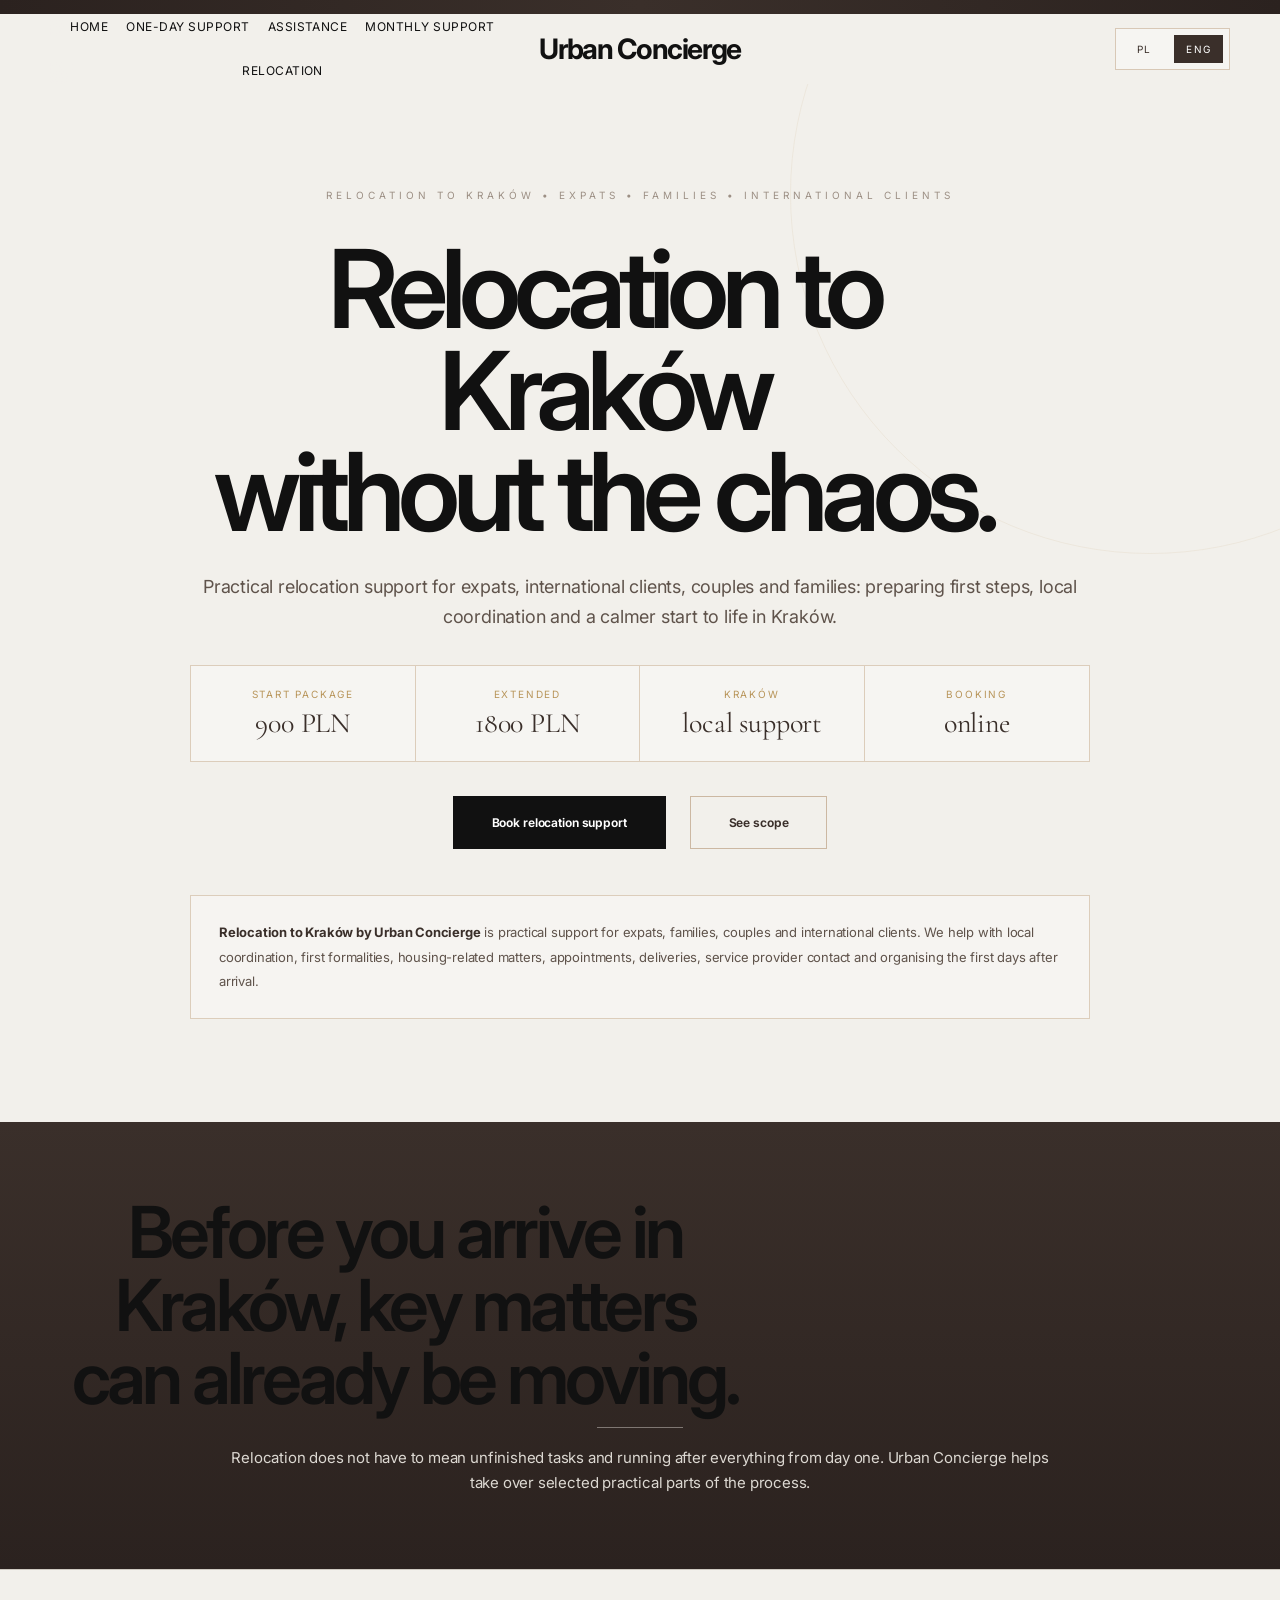
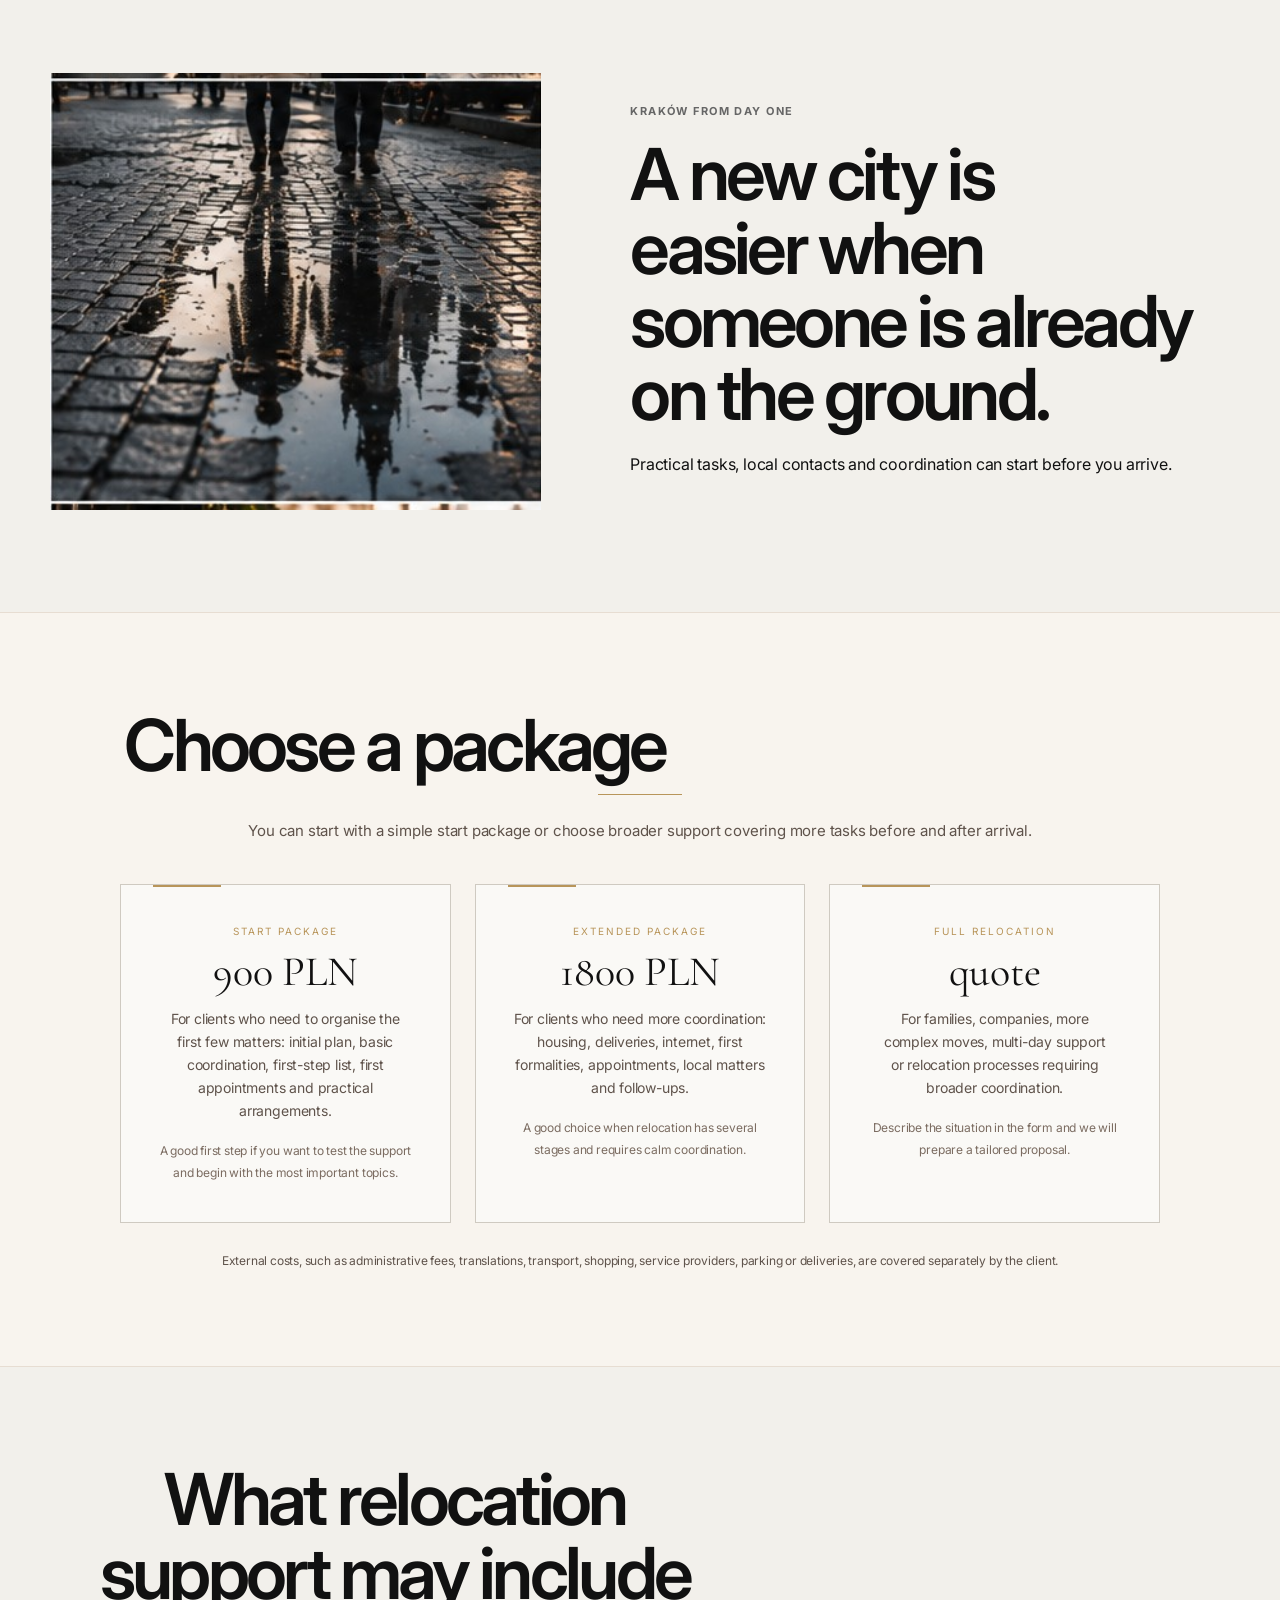
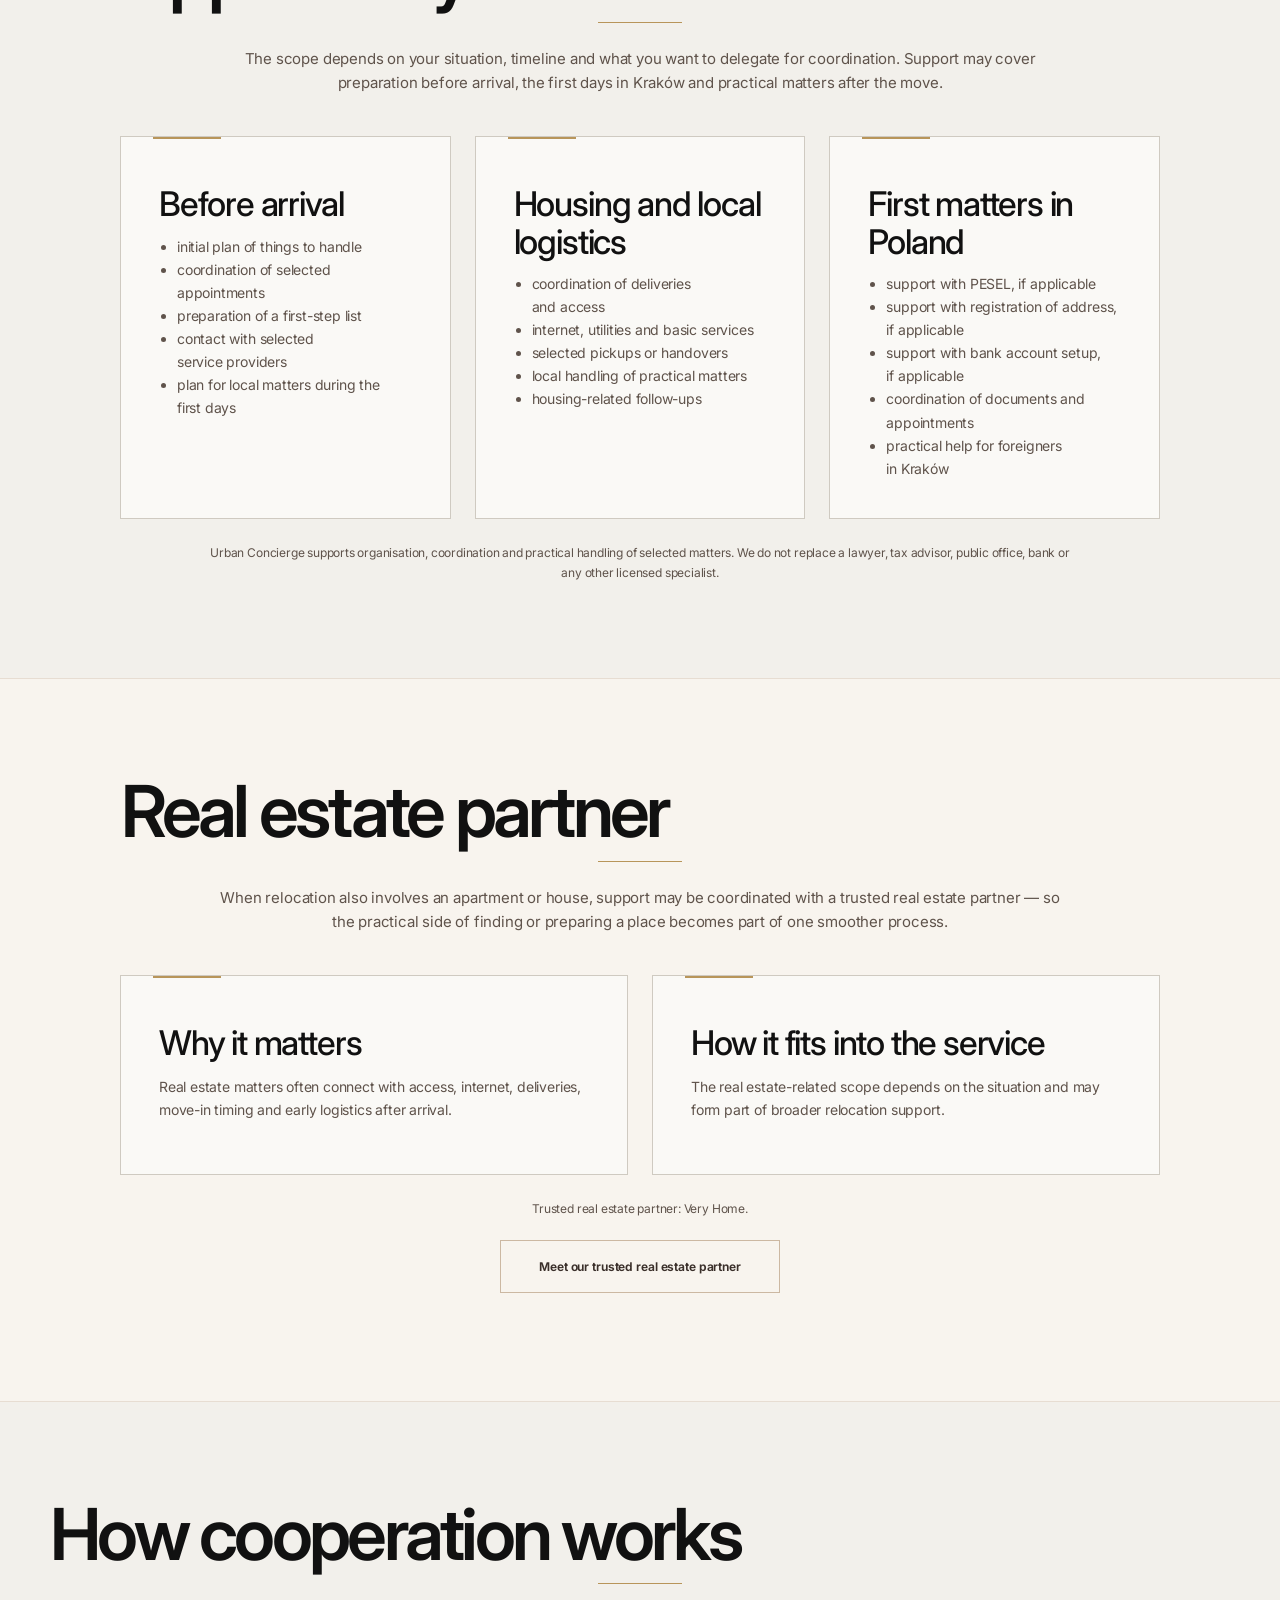
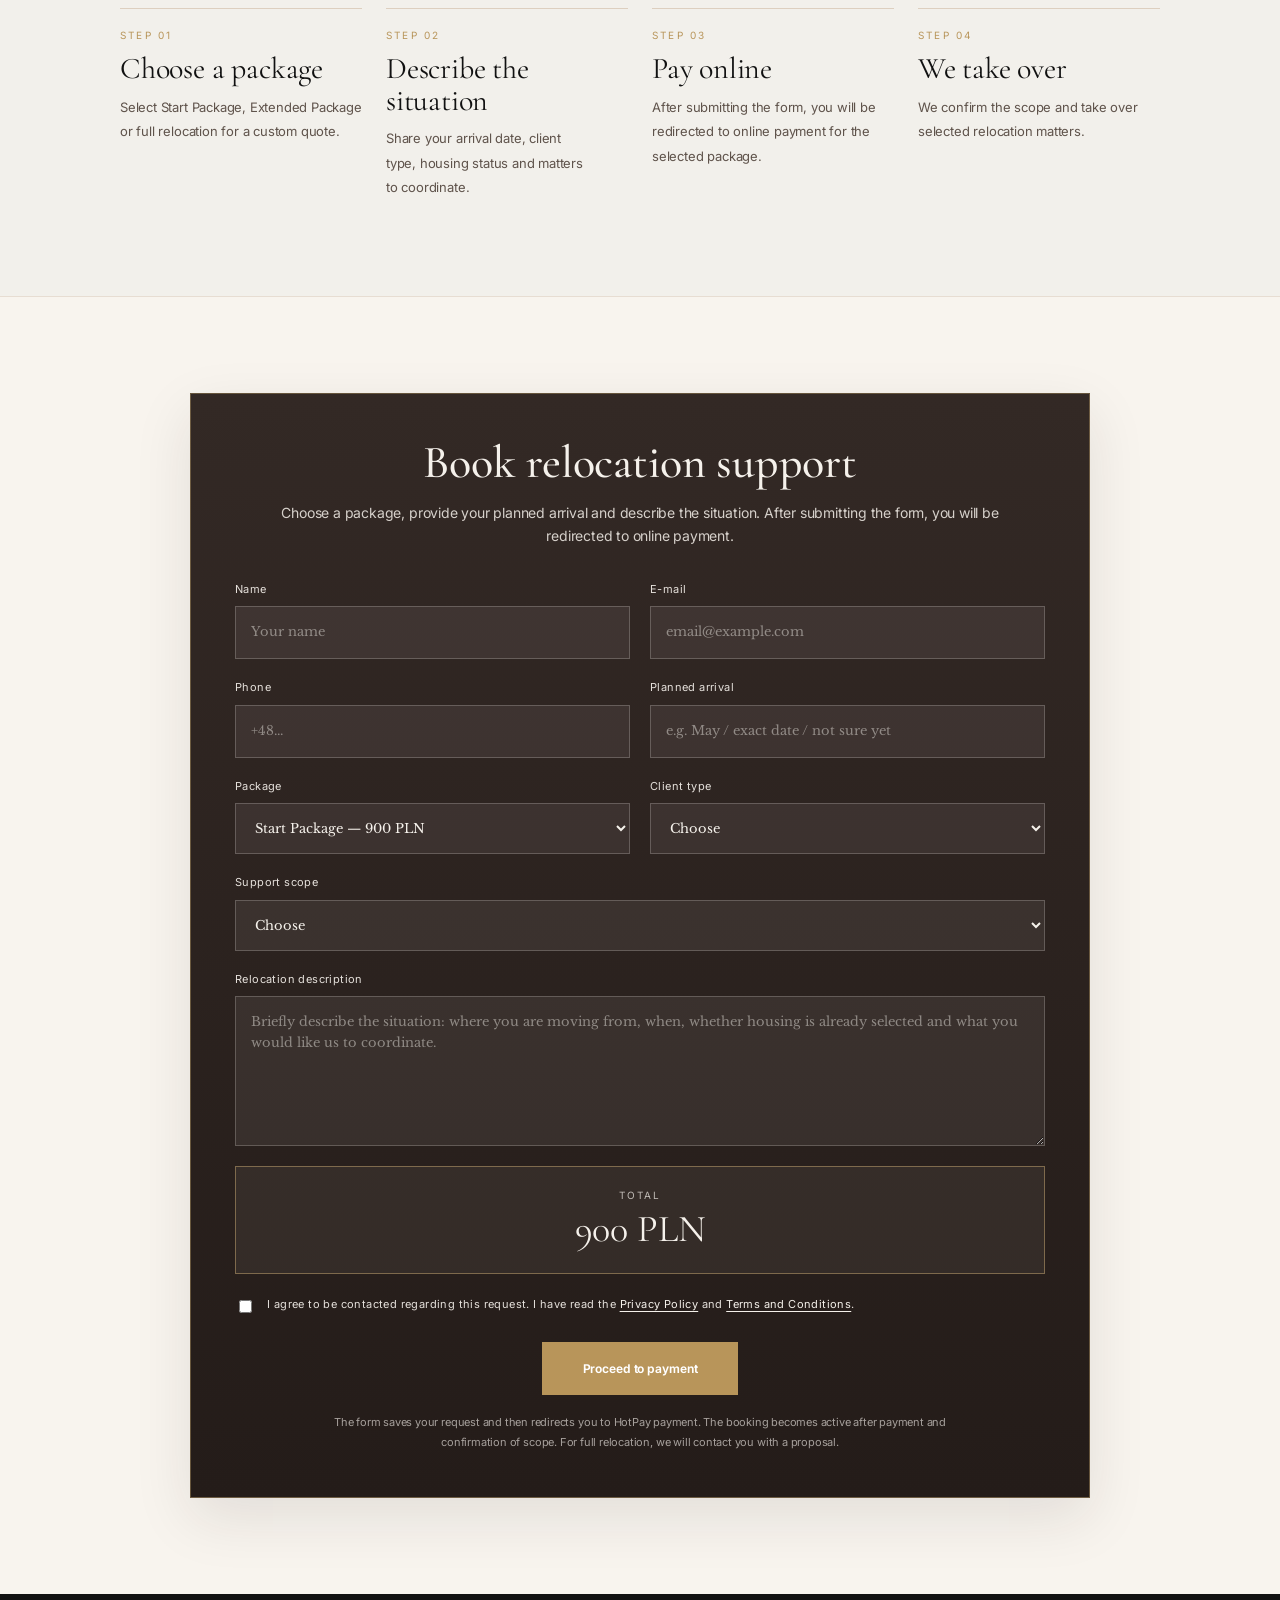
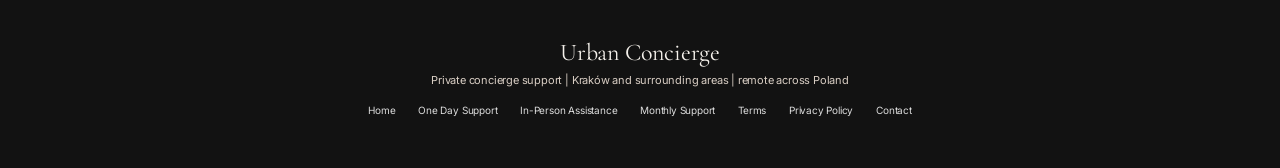
<file: expats-krakow/relocation/index.html>
<!DOCTYPE html>
<html lang="en">
<head>
  <meta charset="UTF-8" />
  <meta name="viewport" content="width=device-width, initial-scale=1.0" />

  <title>Relocation to Kraków | Urban Concierge</title>
  <meta name="description" content="Relocation support in Kraków by Urban Concierge. Start Package, Extended Package or custom quote. Practical support for expats, families and international clients: housing coordination, first formalities, local logistics and support after arrival." />

  <link rel="icon" type="image/png" href="/favicon.png">
  <link rel="canonical" href="https://urbanconcierge.pl/expats-krakow/relocation/">

  <link rel="preconnect" href="https://fonts.googleapis.com">
  <link rel="preconnect" href="https://fonts.gstatic.com" crossorigin>
  <link href="https://fonts.googleapis.com/css2?family=Cormorant+Garamond:wght@500;600&family=Libre+Baskerville:wght@400;700&display=swap" rel="stylesheet">

  <script async src="https://www.googletagmanager.com/gtag/js?id=AW-18108841323"></script>
  <script>
    window.dataLayer = window.dataLayer || [];
    function gtag(){dataLayer.push(arguments);}
    gtag("js", new Date());
    gtag("config", "AW-18108841323");
  </script>

  <style>
    :root {
      --bg: #F5F1EB;
      --soft-bg: #F8F4EE;
      --text: #3A2F2A;
      --muted: #5F534B;
      --soft: #7B6C61;
      --gold: #B8955A;
      --gold-soft: #C2A46D;
      --line: #E7DDD2;
      --line-strong: #DDCFBF;
      --dark: #2B221F;
    }

    * { box-sizing: border-box; }

    html, body {
      margin: 0;
      padding: 0;
      background: var(--bg);
      color: var(--text);
      scroll-behavior: smooth;
      overflow-x: hidden;
      -webkit-font-smoothing: antialiased;
      text-rendering: optimizeLegibility;
    }

    body { font-family: "Libre Baskerville", serif; }

    .topbar {
      height: 14px;
      background: linear-gradient(90deg, #2B221F 0%, #3A2F2A 50%, #2B221F 100%);
    }

    .shell {
      max-width: 1180px;
      margin: 0 auto;
      padding: 0 40px;
    }

    header { padding: 34px 0 0; }

    .header-inner {
      display: grid;
      grid-template-columns: 1fr auto 1fr;
      align-items: center;
      gap: 24px;
    }

    .mini-nav {
      display: flex;
      gap: 22px;
      font-size: 10px;
      letter-spacing: 1.1px;
      text-transform: uppercase;
    }

    .mini-nav a {
      color: var(--soft);
      text-decoration: none;
    }

    .mini-nav a:hover { color: var(--gold); }

    .brand {
      font-family: "Cormorant Garamond", serif;
      font-size: 31px;
      line-height: 1.1;
      font-weight: 600;
      color: var(--gold);
      text-decoration: none;
      white-space: nowrap;
    }

    .lang {
      justify-self: end;
      display: inline-flex;
      align-items: center;
      gap: 8px;
      padding: 6px;
      border: 1px solid #D8C8B6;
      background: rgba(255,255,255,0.32);
    }

    .lang span,
    .lang a {
      min-width: 44px;
      text-align: center;
      padding: 8px 12px;
      font-size: 10px;
      letter-spacing: 1.2px;
      text-transform: uppercase;
      text-decoration: none;
    }

    .lang span {
      background: var(--text);
      color: #fff;
    }

    .lang a { color: var(--text); }

    .hero {
      min-height: calc(88vh - 14px);
      display: flex;
      align-items: center;
      justify-content: center;
      padding: 58px 0 82px;
      position: relative;
      text-align: center;
      overflow: hidden;
    }

    .hero:before {
      content: "";
      position: absolute;
      width: 720px;
      height: 720px;
      border: 1px solid rgba(184,149,90,0.10);
      border-radius: 50%;
      top: -250px;
      right: -230px;
    }

    .hero-inner {
      position: relative;
      z-index: 1;
      max-width: 1040px;
      margin: 0 auto;
    }

    .kicker {
      font-size: 10px;
      line-height: 1.8;
      letter-spacing: 4px;
      text-transform: uppercase;
      color: #9C8F84;
      margin-bottom: 34px;
    }

    h1 {
      font-family: "Cormorant Garamond", serif;
      font-size: 76px;
      line-height: 1.03;
      font-weight: 500;
      letter-spacing: -0.9px;
      margin: 0 0 30px;
    }

    .sub {
      max-width: 900px;
      margin: 0 auto 24px;
      font-size: 18px;
      line-height: 2;
      color: var(--muted);
    }

    .ai-summary {
      max-width: 920px;
      margin: 34px auto 0;
      padding: 24px 28px;
      border: 1px solid #DCCDBB;
      background: rgba(255,255,255,0.28);
      font-size: 13px;
      line-height: 1.9;
      color: var(--muted);
      text-align: left;
    }

    .ai-summary strong { color: var(--text); }

    .offer-strip {
      max-width: 900px;
      margin: 34px auto 34px;
      display: grid;
      grid-template-columns: repeat(4, minmax(0, 1fr));
      border: 1px solid #DCCDBB;
      background: rgba(255,255,255,0.32);
    }

    .offer-item {
      padding: 22px 18px;
      border-right: 1px solid #DCCDBB;
    }

    .offer-item:last-child { border-right: none; }

    .offer-label {
      font-size: 10px;
      text-transform: uppercase;
      letter-spacing: 1.8px;
      color: var(--gold);
      margin-bottom: 8px;
    }

    .offer-value {
      font-family: "Cormorant Garamond", serif;
      font-size: 28px;
      line-height: 1.1;
      color: var(--text);
    }

    .btn {
      display: inline-block;
      padding: 18px 38px;
      margin: 0 10px 12px;
      font-size: 12px;
      letter-spacing: 0.55px;
      text-decoration: none;
      transition: 0.24s ease;
    }

    .btn-primary {
      background: var(--text);
      color: #fff;
      border: 1px solid var(--text);
    }

    .btn-primary:hover {
      background: #473934;
      border-color: #473934;
      transform: translateY(-1px);
    }

    .btn-secondary {
      color: var(--text);
      border: 1px solid #CCB8A2;
      background: transparent;
    }

    .btn-secondary:hover {
      background: #EEE6DD;
      border-color: var(--gold);
      transform: translateY(-1px);
    }

    .band {
      background: linear-gradient(180deg, #3A2F2A 0%, #2B221F 100%);
      color: #F5F1EB;
      padding: 74px 36px;
      text-align: center;
    }

    .band h2 {
      font-family: "Cormorant Garamond", serif;
      font-size: 48px;
      line-height: 1.08;
      font-weight: 500;
      margin: 0 0 12px;
    }

    .rule-light {
      width: 86px;
      height: 1px;
      background: rgba(245,241,235,0.40);
      margin: 0 auto 18px;
    }

    .band p {
      max-width: 850px;
      margin: 0 auto;
      font-size: 15px;
      line-height: 1.95;
      color: rgba(245,241,235,0.88);
    }

    section.content {
      padding: 96px 0;
      border-top: 1px solid var(--line);
    }

    section.soft { background: var(--soft-bg); }

    .title {
      font-family: "Cormorant Garamond", serif;
      font-size: 52px;
      line-height: 1.04;
      font-weight: 500;
      text-align: center;
      margin: 0 0 12px;
    }

    .rule {
      width: 84px;
      height: 1px;
      background: var(--gold);
      margin: 0 auto 24px;
    }

    .intro {
      max-width: 860px;
      margin: 0 auto 40px;
      text-align: center;
      font-size: 15px;
      line-height: 1.95;
      color: var(--muted);
    }

    .grid-2,
    .grid-3,
    .steps {
      display: grid;
      gap: 24px;
      max-width: 1040px;
      margin: 0 auto;
    }

    .grid-2 { grid-template-columns: repeat(2, 1fr); }
    .grid-3 { grid-template-columns: repeat(3, 1fr); }
    .steps { grid-template-columns: repeat(4, 1fr); }

    .card {
      background: linear-gradient(180deg, #F8F4EE 0%, #F4EEE6 100%);
      border: 1px solid #E3D8CB;
      padding: 34px 32px;
      position: relative;
      box-shadow: 0 16px 40px rgba(58,47,42,0.04);
      min-height: 100%;
    }

    .card:before {
      content: "";
      position: absolute;
      top: 0;
      left: 32px;
      width: 68px;
      height: 2px;
      background: var(--gold);
    }

    .card h3 {
      font-family: "Cormorant Garamond", serif;
      font-size: 34px;
      line-height: 1.06;
      font-weight: 500;
      margin: 10px 0 12px;
    }

    .card p,
    .card li {
      font-size: 14px;
      line-height: 1.9;
      color: var(--muted);
    }

    .card ul {
      margin: 0;
      padding-left: 18px;
    }

    .price-card { text-align: center; }

    .price-label {
      font-size: 10px;
      line-height: 1.6;
      letter-spacing: 2px;
      text-transform: uppercase;
      color: var(--gold);
      margin-bottom: 12px;
    }

    .price-value {
      font-family: "Cormorant Garamond", serif;
      font-size: 42px;
      line-height: 1;
      margin-bottom: 12px;
    }

    .price-note {
      font-size: 12px;
      line-height: 1.8;
      color: var(--soft);
      margin-top: 18px;
    }

    .step {
      border-top: 1px solid var(--line-strong);
      padding-top: 18px;
    }

    .step-no {
      font-size: 10px;
      line-height: 1.6;
      letter-spacing: 2.2px;
      text-transform: uppercase;
      color: var(--gold);
      margin-bottom: 10px;
    }

    .step-title {
      font-family: "Cormorant Garamond", serif;
      font-size: 30px;
      line-height: 1.04;
      margin-bottom: 10px;
    }

    .step p {
      font-size: 13px;
      line-height: 1.9;
      color: var(--muted);
      margin: 0;
    }

    .form-wrap {
      max-width: 900px;
      margin: 0 auto;
      padding: 44px;
      background: linear-gradient(180deg, #332925 0%, #241C19 100%);
      border: 1px solid rgba(194,164,109,0.42);
      color: #F5F1EB;
      box-shadow: 0 20px 54px rgba(43,34,31,0.10);
    }

    .form-head {
      text-align: center;
      margin-bottom: 34px;
    }

    .form-title {
      font-family: "Cormorant Garamond", serif;
      font-size: 46px;
      line-height: 1.06;
      font-weight: 500;
      margin: 0 0 14px;
    }

    .form-copy {
      max-width: 720px;
      margin: 0 auto;
      font-size: 14px;
      line-height: 1.9;
      color: rgba(245,241,235,0.84);
    }

    .form-grid {
      display: grid;
      grid-template-columns: repeat(2, 1fr);
      gap: 20px;
    }

    .field {
      display: flex;
      flex-direction: column;
      gap: 8px;
    }

    .field-full { grid-column: 1 / -1; }

    label {
      font-size: 11px;
      line-height: 1.6;
      letter-spacing: 0.4px;
      color: rgba(245,241,235,0.92);
    }

    input,
    select,
    textarea {
      width: 100%;
      border: 1px solid rgba(245,241,235,0.22);
      background: rgba(245,241,235,0.07);
      color: #F5F1EB;
      padding: 15px;
      font-family: "Libre Baskerville", serif;
      font-size: 13px;
      line-height: 1.6;
      outline: none;
      border-radius: 0;
    }

    input::placeholder,
    textarea::placeholder { color: rgba(245,241,235,0.46); }

    select option {
      color: #3A2F2A;
      background: #F5F1EB;
    }

    textarea {
      min-height: 150px;
      resize: vertical;
    }

    input:focus,
    select:focus,
    textarea:focus {
      border-color: rgba(194,164,109,0.86);
      background: rgba(245,241,235,0.10);
    }

    .total-box {
      grid-column: 1 / -1;
      border: 1px solid rgba(194,164,109,0.52);
      padding: 22px;
      text-align: center;
      background: rgba(245,241,235,0.06);
    }

    .total-label {
      font-size: 10px;
      letter-spacing: 2px;
      text-transform: uppercase;
      color: rgba(245,241,235,0.72);
      margin-bottom: 8px;
    }

    .total-value {
      font-family: "Cormorant Garamond", serif;
      font-size: 38px;
      line-height: 1.1;
      color: #F5F1EB;
    }

    .consent {
      margin: 22px 0 26px;
      display: flex;
      gap: 12px;
      align-items: flex-start;
    }

    .consent input {
      width: auto;
      margin-top: 4px;
      accent-color: var(--gold);
    }

    .consent a {
      color: #F5F1EB;
      text-decoration: underline;
      text-underline-offset: 3px;
    }

    .hidden { display: none; }

    .submit-wrap { text-align: center; }

    button {
      cursor: pointer;
      border-radius: 0;
      border: 1px solid var(--gold);
      background: var(--gold);
      color: #fff;
      padding: 18px 40px;
      font-family: "Libre Baskerville", serif;
      font-size: 12px;
      letter-spacing: 0.55px;
    }

    button:hover {
      background: var(--gold-soft);
      border-color: var(--gold-soft);
    }

    .form-note {
      max-width: 680px;
      margin: 18px auto 0;
      text-align: center;
      font-size: 11px;
      line-height: 1.8;
      color: rgba(245,241,235,0.62);
    }

    footer {
      background: linear-gradient(180deg, #261E1B 0%, #1E1714 100%);
      padding: 44px 34px 48px;
      text-align: center;
    }

    .footer-brand {
      font-family: "Cormorant Garamond", serif;
      font-size: 24px;
      color: #F5F1EB;
      margin-bottom: 6px;
    }

    .footer-sub {
      font-size: 11px;
      color: #D9CEC4;
      margin-bottom: 14px;
    }

    .footer-links {
      font-size: 10px;
      line-height: 1.9;
    }

    .footer-links a {
      color: #F5F1EB;
      text-decoration: none;
      margin: 0 10px;
      opacity: 0.92;
    }

    .footer-links a:hover { text-decoration: underline; }

    @media (max-width: 1100px) {
      .mini-nav { display: none; }
      .grid-3 { grid-template-columns: 1fr; }
      .steps { grid-template-columns: repeat(2, 1fr); }
    }

    @media (max-width: 900px) {
      .grid-2 { grid-template-columns: 1fr; }
      h1 { font-size: 56px; }
      .offer-strip { grid-template-columns: repeat(2, minmax(0, 1fr)); }
      .offer-item:nth-child(2) { border-right: none; }
      .offer-item:nth-child(1),
      .offer-item:nth-child(2) { border-bottom: 1px solid #DCCDBB; }
    }

    @media (max-width: 768px) {
      .shell { padding: 0 20px; }
      header { padding-top: 26px; }

      .header-inner {
        grid-template-columns: 1fr;
        gap: 18px;
      }

      .brand {
        justify-self: center;
        font-size: 28px;
      }

      .lang { justify-self: center; }

      .hero {
        min-height: auto;
        padding: 34px 0 64px;
      }

      .kicker {
        letter-spacing: 3px;
        margin-bottom: 22px;
      }

      h1 {
        font-size: 42px;
        line-height: 1.08;
      }

      .sub {
        font-size: 16px;
        line-height: 1.9;
      }

      .offer-strip { grid-template-columns: 1fr; }

      .offer-item {
        border-right: none;
        border-bottom: 1px solid #DCCDBB;
      }

      .offer-item:last-child { border-bottom: none; }

      .btn {
        display: block;
        max-width: 340px;
        margin: 0 auto 12px;
      }

      section.content { padding: 76px 0; }

      .title,
      .band h2,
      .form-title { font-size: 36px; }

      .steps,
      .form-grid { grid-template-columns: 1fr; }

      .form-wrap { padding: 34px 22px; }

      button { width: 100%; }
    }
  </style>

<style id="uc-system-refresh">
:root{--uc-ink:#151515;--uc-paper:#f4f1ea;--uc-line:rgba(21,21,21,.16)}
html{scroll-behavior:smooth}body{overflow-x:hidden}
.site-nav{display:flex;justify-content:center;gap:18px;flex-wrap:wrap;font-size:12px;letter-spacing:.04em;text-transform:uppercase}.site-nav a{color:inherit;text-decoration:none;border-bottom:1px solid transparent;padding:5px 0}.site-nav a:hover{border-color:currentColor}
.header-inner,.uc-headerbar{grid-template-columns:1fr auto 1fr!important;align-items:center!important}.header-inner>.site-nav,.uc-headerbar>.site-nav{justify-self:start}.brand,.uc-brand{white-space:nowrap}.lang,.uc-lang-switch{justify-self:end}
.hero{position:relative}.hero .shell,.uc-hero .uc-shell{position:relative}.hero-inner{max-width:900px}.sub,.intro,.band p,.form-copy,.card p,.card li{line-height:1.65!important}.content{overflow:hidden}.card{min-width:0}
.uc-photo img,.service-photo img{width:100%;height:auto;display:block}.service-photo{margin:0;overflow:hidden}.service-photo.wide{max-width:1180px;margin:0 auto}.service-photo.inset{max-width:720px;margin:0 auto}.service-photo-section{padding:clamp(34px,5vw,76px) 0}.service-photo-section.dark{background:#171717}.service-photo-section.dark img{opacity:.92}
.service-editorial{display:grid;grid-template-columns:minmax(0,.9fr) minmax(0,1.1fr);gap:clamp(28px,5vw,76px);align-items:center}.service-editorial.reverse .service-photo{order:2}.service-editorial .service-copy{max-width:600px}.service-eyebrow{font-size:12px;letter-spacing:.13em;text-transform:uppercase;margin-bottom:16px}.service-copy h2{font-size:clamp(34px,5vw,68px);line-height:1;letter-spacing:-.035em;margin:0 0 20px}.service-copy p{font-size:clamp(16px,1.5vw,20px);line-height:1.6;margin:0}
@media(max-width:900px){.header-inner,.uc-headerbar{grid-template-columns:1fr auto!important}.site-nav{grid-column:1/-1;grid-row:2;justify-self:stretch!important;justify-content:flex-start!important;overflow-x:auto;flex-wrap:nowrap;padding:10px 0 2px}.site-nav a{white-space:nowrap}.brand,.uc-brand{justify-self:start}.lang,.uc-lang-switch{justify-self:end}.service-editorial,.service-editorial.reverse{grid-template-columns:1fr}.service-editorial.reverse .service-photo{order:initial}}
@media(max-width:600px){.site-nav{gap:15px;font-size:11px}.hero h1,.uc-h1{overflow-wrap:normal;word-break:normal}.offer-strip,.uc-offer-strip{overflow:hidden}.service-photo-section{padding:30px 0}.content,section.content{padding-top:52px!important;padding-bottom:52px!important}}
</style>
  <link rel="stylesheet" href="/assets/urban-2026.css">
  <link rel="stylesheet" href="/assets/hotpay-config.css">
</head>

<body>
  <div class="topbar"></div>

  <header class="shell">
    <div class="header-inner">
      <nav class="site-nav" aria-label="Site navigation"><a href="/expats-krakow/">Home</a><a href="/expats-krakow/one-day-support/">One-Day Support</a><a href="/expats-krakow/in-person-assistance/">Assistance</a><a href="/expats-krakow/monthly-support/">Monthly Support</a><a href="/expats-krakow/relocation/">Relocation</a></nav>

      <a href="/expats-krakow/" class="brand">Urban Concierge</a>

      <div class="lang">
        <a href="/relokacja-krakow/">PL</a>
        <span>ENG</span>
      </div>
    </div>
  </header>

  <main>
    <section class="hero">
      <div class="shell">
        <div class="hero-inner">
          <div class="kicker">Relocation to Kraków • expats • families • international clients</div>

          <h1>Relocation to Kraków<br>without the chaos.</h1>

          <div class="sub">
            Practical relocation support for expats, international clients, couples and families: preparing first steps, local coordination and a calmer start to life in Kraków.
          </div>

          <div class="offer-strip">
            <div class="offer-item">
              <div class="offer-label">Start Package</div>
              <div class="offer-value">900 PLN</div>
            </div>

            <div class="offer-item">
              <div class="offer-label">Extended</div>
              <div class="offer-value">1800 PLN</div>
            </div>

            <div class="offer-item">
              <div class="offer-label">Kraków</div>
              <div class="offer-value">local support</div>
            </div>

            <div class="offer-item">
              <div class="offer-label">Booking</div>
              <div class="offer-value">online</div>
            </div>
          </div>

          <a href="#booking" class="btn btn-primary">Book relocation support</a>
          <a href="#scope" class="btn btn-secondary">See scope</a>

          <div class="ai-summary">
            <strong>Relocation to Kraków by Urban Concierge</strong> is practical support for expats, families, couples and international clients. We help with local coordination, first formalities, housing-related matters, appointments, deliveries, service provider contact and organising the first days after arrival.
          </div>
        </div>
      </div>
    </section>

    <section class="band">
      <div class="shell">
        <h2>Before you arrive in Kraków, key matters can already be moving.</h2>
        <div class="rule-light"></div>
        <p>
          Relocation does not have to mean unfinished tasks and running after everything from day one. Urban Concierge helps take over selected practical parts of the process.
        </p>
      </div>
    </section>

    <section class="service-photo-section"><div class="shell service-editorial"><figure class="service-photo"><img src="/assets/photos/krakow-07.jpg" alt="Kraków"></figure><div class="service-copy"><div class="service-eyebrow">KRAKÓW FROM DAY ONE</div><h2>A new city is easier when someone is already on the ground.</h2><p>Practical tasks, local contacts and coordination can start before you arrive.</p></div></div></section>
<section class="content soft" id="packages">
      <div class="shell">
        <h2 class="title">Choose a package</h2>
        <div class="rule"></div>

        <p class="intro">
          You can start with a simple start package or choose broader support covering more tasks before and after arrival.
        </p>

        <div class="grid-3">
          <div class="card price-card">
            <div class="price-label">Start Package</div>
            <div class="price-value">900 PLN</div>
            <p>
              For clients who need to organise the first few matters: initial plan, basic coordination, first-step list, first appointments and practical arrangements.
            </p>
            <div class="price-note">A good first step if you want to test the support and begin with the most important topics.</div>
          </div>

          <div class="card price-card">
            <div class="price-label">Extended Package</div>
            <div class="price-value">1800 PLN</div>
            <p>
              For clients who need more coordination: housing, deliveries, internet, first formalities, appointments, local matters and follow-ups.
            </p>
            <div class="price-note">A good choice when relocation has several stages and requires calm coordination.</div>
          </div>

          <div class="card price-card">
            <div class="price-label">Full relocation</div>
            <div class="price-value">quote</div>
            <p>
              For families, companies, more complex moves, multi-day support or relocation processes requiring broader coordination.
            </p>
            <div class="price-note">Describe the situation in the form and we will prepare a tailored proposal.</div>
          </div>
        </div>

        <p class="intro" style="font-size:12px; margin-top:28px; margin-bottom:0;">
          External costs, such as administrative fees, translations, transport, shopping, service providers, parking or deliveries, are covered separately by the client.
        </p>
      </div>
    </section>

    <section class="content" id="scope">
      <div class="shell">
        <h2 class="title">What relocation support may include</h2>
        <div class="rule"></div>

        <p class="intro">
          The scope depends on your situation, timeline and what you want to delegate for coordination. Support may cover preparation before arrival, the first days in Kraków and practical matters after the move.
        </p>

        <div class="grid-3">
          <div class="card">
            <h3>Before arrival</h3>
            <ul>
              <li>initial plan of things to handle</li>
              <li>coordination of selected appointments</li>
              <li>preparation of a first-step list</li>
              <li>contact with selected service providers</li>
              <li>plan for local matters during the first days</li>
            </ul>
          </div>

          <div class="card">
            <h3>Housing and local logistics</h3>
            <ul>
              <li>coordination of deliveries and access</li>
              <li>internet, utilities and basic services</li>
              <li>selected pickups or handovers</li>
              <li>local handling of practical matters</li>
              <li>housing-related follow-ups</li>
            </ul>
          </div>

          <div class="card">
            <h3>First matters in Poland</h3>
            <ul>
              <li>support with PESEL, if applicable</li>
              <li>support with registration of address, if applicable</li>
              <li>support with bank account setup, if applicable</li>
              <li>coordination of documents and appointments</li>
              <li>practical help for foreigners in Kraków</li>
            </ul>
          </div>
        </div>

        <p class="intro" style="font-size:12px; margin-top:24px; margin-bottom:0;">
          Urban Concierge supports organisation, coordination and practical handling of selected matters. We do not replace a lawyer, tax advisor, public office, bank or any other licensed specialist.
        </p>
      </div>
    </section>

    <section class="content soft">
      <div class="shell">
        <h2 class="title">Real estate partner</h2>
        <div class="rule"></div>

        <p class="intro">
          When relocation also involves an apartment or house, support may be coordinated with a trusted real estate partner — so the practical side of finding or preparing a place becomes part of one smoother process.
        </p>

        <div class="grid-2">
          <div class="card">
            <h3>Why it matters</h3>
            <p>
              Real estate matters often connect with access, internet, deliveries, move-in timing and early logistics after arrival.
            </p>
          </div>

          <div class="card">
            <h3>How it fits into the service</h3>
            <p>
              The real estate-related scope depends on the situation and may form part of broader relocation support.
            </p>
          </div>
        </div>

        <p class="intro" style="font-size:12px; margin-top:24px; margin-bottom:22px;">
          Trusted real estate partner: Very Home.
        </p>

        <div style="text-align:center;">
          <a href="https://www.veryhome.pl/" class="btn btn-secondary" target="_blank" rel="noopener">Meet our trusted real estate partner</a>
        </div>
      </div>
    </section>

    <section class="content">
      <div class="shell">
        <h2 class="title">How cooperation works</h2>
        <div class="rule"></div>

        <div class="steps">
          <div class="step">
            <div class="step-no">Step 01</div>
            <div class="step-title">Choose a package</div>
            <p>Select Start Package, Extended Package or full relocation for a custom quote.</p>
          </div>

          <div class="step">
            <div class="step-no">Step 02</div>
            <div class="step-title">Describe the situation</div>
            <p>Share your arrival date, client type, housing status and matters to coordinate.</p>
          </div>

          <div class="step">
            <div class="step-no">Step 03</div>
            <div class="step-title">Pay online</div>
            <p>After submitting the form, you will be redirected to online payment for the selected package.</p>
          </div>

          <div class="step">
            <div class="step-no">Step 04</div>
            <div class="step-title">We take over</div>
            <p>We confirm the scope and take over selected relocation matters.</p>
          </div>
        </div>
      </div>
    </section>

    <section class="content soft" id="booking">
      <div class="shell">
        <div class="form-wrap">
          <div class="form-head">
            <div class="form-title">Book relocation support</div>
            <div class="form-copy">
              Choose a package, provide your planned arrival and describe the situation. After submitting the form, you will be redirected to online payment.
            </div>
          </div>

          <form name="relocation-eng" method="POST" data-netlify="true" netlify-honeypot="bot-field" id="relocationForm">
            <input type="hidden" name="form-name" value="relocation-eng">
            <input type="hidden" name="source_page" value="Relocation ENG">
            <input type="hidden" id="priceHidden" name="package_value" value="900 PLN">
            <input type="hidden" id="packageHidden" name="selected_package" value="Start Package">
            <input type="hidden" id="orderIdHidden" name="order_id" value="">

            <p class="hidden">
              <label>Do not fill this field: <input name="bot-field"></label>
            </p>

            <div class="form-grid">
              <div class="field">
                <label for="name">Name</label>
                <input id="name" name="name" type="text" placeholder="Your name" required>
              </div>

              <div class="field">
                <label for="email">E-mail</label>
                <input id="email" name="email" type="email" placeholder="email@example.com" required>
              </div>

              <div class="field">
                <label for="phone">Phone</label>
                <input id="phone" name="phone" type="tel" placeholder="+48..." required>
              </div>

              <div class="field">
                <label for="arrival">Planned arrival</label>
                <input id="arrival" name="planned_arrival" type="text" placeholder="e.g. May / exact date / not sure yet">
              </div>

              <div class="field">
                <label for="package">Package</label>
                <select id="package" name="package" required>
                  <option value="start" data-price="900" data-label="Start Package">Start Package — 900 PLN</option>
                  <option value="extended" data-price="1800" data-label="Extended Package">Extended Package — 1800 PLN</option>
                  <option value="custom" data-price="0" data-label="Custom quote">Full relocation — individual quote</option>
                </select>
              </div>

              <div class="field">
                <label for="client-type">Client type</label>
                <select id="client-type" name="client_type" required>
                  <option value="">Choose</option>
                  <option value="Expat">Expat</option>
                  <option value="Family">Family</option>
                  <option value="Couple">Couple</option>
                  <option value="International client">International client</option>
                  <option value="Moving from another city">Moving from another city</option>
                  <option value="Company">Company</option>
                  <option value="Other">Other</option>
                </select>
              </div>

              <div class="field field-full">
                <label for="support">Support scope</label>
                <select id="support" name="support_scope" required>
                  <option value="">Choose</option>
                  <option value="Before arrival">Before arrival</option>
                  <option value="After arrival">After arrival</option>
                  <option value="Before and after arrival">Before and after arrival</option>
                  <option value="Housing support">Housing support</option>
                  <option value="First formalities">First formalities</option>
                  <option value="Not sure">Not sure — please suggest the right scope</option>
                </select>
              </div>

              <div class="field field-full">
                <label for="message">Relocation description</label>
                <textarea id="message" name="relocation_description" placeholder="Briefly describe the situation: where you are moving from, when, whether housing is already selected and what you would like us to coordinate." required></textarea>
              </div>

              <div class="total-box">
                <div class="total-label">Total</div>
                <div class="total-value" id="priceDisplay">900 PLN</div>
              </div>
            </div>

            <div class="consent">
              <input id="consent" name="contact_consent" type="checkbox" required>
              <label for="consent">
                I agree to be contacted regarding this request. I have read the
                <a href="/polityka%20prywatnosci%20UC.pdf" target="_blank" rel="noopener">Privacy Policy</a>
                and
                <a href="/Regulamin%20UC.pdf" target="_blank" rel="noopener">Terms and Conditions</a>.
              </label>
            </div>

            <div class="submit-wrap">
              <button type="submit" id="submitButton">Proceed to payment</button>
            </div>

            <div class="form-note">
              The form saves your request and then redirects you to HotPay payment. The booking becomes active after payment and confirmation of scope. For full relocation, we will contact you with a proposal.
            </div>
          </form>
        </div>
      </div>
    </section>
  </main>

  <footer>
    <div class="footer-brand">Urban Concierge</div>
    <div class="footer-sub">Private concierge support | Kraków and surrounding areas | remote across Poland</div>

    <div class="footer-links">
      <a href="/expats-krakow/">Home</a>
      <a href="/expats-krakow/one-day-support/">One Day Support</a>
      <a href="/expats-krakow/in-person-assistance/">In-Person Assistance</a>
      <a href="/expats-krakow/monthly-support/">Monthly Support</a>
      <a href="/Regulamin%20UC.pdf" target="_blank" rel="noopener">Terms</a>
      <a href="/polityka%20prywatnosci%20UC.pdf" target="_blank" rel="noopener">Privacy Policy</a>
      <a href="mailto:info@urbanconcierge.pl">Contact</a>
    </div>
  </footer>

  <script>
    const form = document.getElementById("relocationForm");
    const packageSelect = document.getElementById("package");
    const priceDisplay = document.getElementById("priceDisplay");
    const priceHidden = document.getElementById("priceHidden");
    const packageHidden = document.getElementById("packageHidden");
    const orderIdHidden = document.getElementById("orderIdHidden");
    const submitButton = document.getElementById("submitButton");

    const HOTPAY_URL = "https://platnosc.hotpay.pl/";
    const HOTPAY_SECRET = getComputedStyle(document.documentElement).getPropertyValue("--uc-hotpay-secret").trim().replace(/^"|"$/g, "");

    function updatePackage() {
      const selected = packageSelect.options[packageSelect.selectedIndex];
      const price = parseInt(selected.dataset.price, 10);
      const label = selected.dataset.label;

      packageHidden.value = label;

      if (price > 0) {
        priceDisplay.textContent = price + " PLN";
        priceHidden.value = price + " PLN";
        submitButton.textContent = "Proceed to payment";
      } else {
        priceDisplay.textContent = "Quote";
        priceHidden.value = "Individual quote";
        submitButton.textContent = "Send request";
      }
    }

    function encode(data) {
      return new URLSearchParams(data).toString();
    }

    function addHotpayField(formElement, name, value) {
      const input = document.createElement("input");
      input.type = "hidden";
      input.name = name;
      input.value = value;
      formElement.appendChild(input);
    }

    packageSelect.addEventListener("change", updatePackage);

    form.addEventListener("submit", function(e) {
      e.preventDefault();

      const selected = packageSelect.options[packageSelect.selectedIndex];
      const price = parseInt(selected.dataset.price, 10);
      const label = selected.dataset.label;
      const orderId = "UC-REL-ENG-" + Date.now();

      orderIdHidden.value = orderId;

      const formData = new FormData(form);
      formData.append("amount_to_pay", price > 0 ? price + " PLN" : "Individual quote");

      fetch("/", {
        method: "POST",
        headers: { "Content-Type": "application/x-www-form-urlencoded" },
        body: encode(formData)
      })
      .then(() => {
        if (price === 0) {
          alert("Thank you. Your request has been sent. We will contact you with a proposal.");
          form.reset();
          updatePackage();
          return;
        }

        const hotpayForm = document.createElement("form");
        hotpayForm.method = "POST";
        hotpayForm.action = HOTPAY_URL;

        addHotpayField(hotpayForm, "SEKRET", HOTPAY_SECRET);
        addHotpayField(hotpayForm, "KWOTA", price);
        addHotpayField(hotpayForm, "NAZWA_USLUGI", "Urban Concierge - Relocation - " + label);
        addHotpayField(hotpayForm, "ADRES_WWW", "https://urbanconcierge.pl/expats-krakow/relocation/");
        addHotpayField(hotpayForm, "ID_ZAMOWIENIA", orderId);
        addHotpayField(hotpayForm, "EMAIL", document.getElementById("email").value);

        const customerData =
          document.getElementById("name").value +
          " | phone: " +
          document.getElementById("phone").value;

        addHotpayField(hotpayForm, "DANE_OSOBOWE", customerData);

        document.body.appendChild(hotpayForm);
        hotpayForm.submit();
      })
      .catch(() => {
        alert("The form could not be submitted. Please try again or contact us at info@urbanconcierge.pl.");
      });
    });

    updatePackage();
  </script>
</body>
</html>
</file>
<file: assets/urban-2026.css>
@import url('https://fonts.googleapis.com/css2?family=Inter:wght@400;500;600;700&display=swap');
:root{--uc-bg:#f2f0eb;--uc-paper:#faf9f6;--uc-ink:#111;--uc-muted:#666;--uc-line:#cfcac1;--uc-dark:#121212;--uc-accent:#e34a25}
html{background:var(--uc-bg)!important;overflow-x:hidden}body{background:var(--uc-bg)!important;color:var(--uc-ink)!important;font-family:Inter,Arial,sans-serif!important;overflow-x:hidden;letter-spacing:-.012em}*,*:before,*:after{box-sizing:border-box}img{max-width:100%;height:auto;display:block}p,li,.uc-intro,.uc-copy,.service-copy{overflow-wrap:break-word;word-break:normal;hyphens:none;text-wrap:pretty}.uc-shell,.shell{width:min(1180px,calc(100% - 48px))!important;max-width:1180px!important;margin-inline:auto!important;padding-inline:0!important}.uc-topbar{height:5px!important;background:var(--uc-ink)!important}.uc-brandbar,header{background:rgba(242,240,235,.94)!important;backdrop-filter:blur(12px);position:relative;z-index:50}.uc-headerbar{min-height:92px!important;border-bottom:1px solid var(--uc-line);display:grid!important;grid-template-columns:1fr auto 1fr!important;gap:24px!important}.uc-brand,.brand,.logo{font-family:Inter,Arial,sans-serif!important;font-size:clamp(20px,2.2vw,31px)!important;font-weight:700!important;letter-spacing:-.055em!important;color:var(--uc-ink)!important;text-transform:none!important}.uc-mini-nav,.uc-lang-switch,.nav,.nav a,.uc-mini-nav a{font-family:Inter,Arial,sans-serif!important;font-size:11px!important;font-weight:600!important;letter-spacing:.05em!important}.uc-lang-switch{border:1px solid var(--uc-ink)!important;background:transparent!important}.uc-lang-current{background:var(--uc-ink)!important;color:#fff!important}.uc-lang-switch a{color:var(--uc-ink)!important}.uc-hero,.hero,.service-hero{padding:clamp(64px,8vw,120px) 0!important;background:var(--uc-bg)!important}.uc-hero-grid,.hero-grid,.service-hero-grid{display:grid!important;grid-template-columns:minmax(0,1.05fr) minmax(320px,.95fr)!important;gap:clamp(42px,7vw,100px)!important;align-items:end!important}.uc-kicker,.service-eyebrow,.eyebrow{font-family:Inter,Arial,sans-serif!important;font-size:11px!important;font-weight:700!important;letter-spacing:.13em!important;text-transform:uppercase!important;color:var(--uc-muted)!important;margin-bottom:20px!important}.uc-hero h1,.hero h1,.service-hero h1,h1{font-family:Inter,Arial,sans-serif!important;font-weight:600!important;letter-spacing:-.065em!important;line-height:.93!important;text-wrap:balance!important;color:var(--uc-ink)!important;font-size:clamp(54px,8.5vw,112px)!important;max-width:12ch!important;margin:0 0 30px!important}.service-hero h1{font-size:clamp(48px,7vw,92px)!important;max-width:14ch!important}.uc-hero p,.hero p,.service-hero p,.uc-intro{font-family:Inter,Arial,sans-serif!important;font-size:clamp(17px,1.7vw,22px)!important;line-height:1.5!important;max-width:58ch!important;color:#343434!important}.uc-photo,.service-photo{margin:0!important;overflow:hidden!important;background:#ddd!important}.uc-photo img,.service-photo img{width:100%!important;height:auto!important;object-fit:contain!important}.uc-hero-photo img{aspect-ratio:auto!important;height:auto!important}.uc-section,.section,.service-section{padding:clamp(70px,9vw,130px) 0!important;border-top:1px solid var(--uc-line)!important;background:transparent!important}.uc-title,.service-section h2,.section h2,h2{font-family:Inter,Arial,sans-serif!important;font-weight:600!important;letter-spacing:-.052em!important;line-height:1.02!important;text-wrap:balance!important;color:var(--uc-ink)!important;font-size:clamp(38px,5.6vw,72px)!important;max-width:15ch!important;margin-top:0!important}.uc-photo-split,.service-editorial{display:grid!important;grid-template-columns:minmax(0,.9fr) minmax(0,1.1fr)!important;gap:clamp(36px,7vw,96px)!important;align-items:center!important}.uc-photo-split.reverse>*:first-child{order:2}.uc-photo-split.reverse>*:last-child{order:1}.uc-photo-copy,.service-copy{min-width:0!important}.uc-editorial-break{background:var(--uc-dark)!important;color:#fff!important;padding:clamp(80px,10vw,150px) 0!important}.uc-editorial-break>.uc-shell{display:grid!important;grid-template-columns:minmax(0,1.15fr) minmax(0,.85fr)!important;gap:clamp(40px,7vw,100px)!important;align-items:end!important}.uc-editorial-big{font-family:Inter,Arial,sans-serif!important;font-size:clamp(42px,6.5vw,86px)!important;line-height:.96!important;letter-spacing:-.06em!important;font-weight:600!important;text-wrap:balance!important}.uc-editorial-small{font-family:Inter,Arial,sans-serif!important;font-size:16px!important;line-height:1.55!important;color:#c9c9c9!important;max-width:38ch!important;margin-top:22px!important}.uc-editorial-break .uc-photo{background:#222!important}.uc-editorial-break img{opacity:.9!important}.cards,.uc-cards,.grid,.service-grid{gap:18px!important}.card,.uc-card,.service-card{background:var(--uc-paper)!important;border:1px solid var(--uc-line)!important;border-radius:0!important;box-shadow:none!important;padding:clamp(24px,3vw,38px)!important}.card h3,.uc-card h3,.service-card h3,h3{font-family:Inter,Arial,sans-serif!important;letter-spacing:-.035em!important;line-height:1.1!important}.btn,.uc-btn,button,input[type=submit]{font-family:Inter,Arial,sans-serif!important;border-radius:0!important;font-weight:650!important;letter-spacing:-.01em!important}.btn-primary,.uc-btn-primary{background:var(--uc-ink)!important;color:#fff!important;border-color:var(--uc-ink)!important}.service-photo-section{padding:clamp(64px,8vw,120px) 0!important;border-top:1px solid var(--uc-line)!important}.service-photo-section.dark{background:var(--uc-dark)!important}.service-photo-section .service-editorial{width:min(1180px,calc(100% - 48px))!important;margin:auto!important}.service-photo.wide{width:min(1180px,calc(100% - 48px))!important;max-width:1180px!important;margin:auto!important}.footer,footer,.uc-footer{background:var(--uc-dark)!important;color:#eee!important}.footer a,footer a,.uc-footer a{color:#eee!important}.uc-section p,.service-section p,.section p,.service-copy p{font-size:16px!important;line-height:1.7!important;max-width:64ch!important}.uc-section ul,.service-section ul{max-width:64ch!important}.uc-section li,.service-section li{line-height:1.65!important;margin:.4em 0!important}
@media(max-width:820px){.uc-shell,.shell{width:min(100% - 32px,1180px)!important}.uc-headerbar{grid-template-columns:1fr auto!important;min-height:76px!important}.uc-mini-nav{display:none!important}.uc-brand{justify-self:start!important}.uc-lang-switch{justify-self:end!important}.uc-hero-grid,.hero-grid,.service-hero-grid,.uc-photo-split,.service-editorial,.uc-editorial-break>.uc-shell{grid-template-columns:1fr!important;gap:34px!important}.uc-photo-split.reverse>*:first-child,.uc-photo-split.reverse>*:last-child{order:initial}.uc-hero,.hero,.service-hero{padding:56px 0 72px!important}.uc-hero h1,.hero h1,.service-hero h1,h1{font-size:clamp(48px,15vw,72px)!important;line-height:.95!important;max-width:10ch!important}.uc-title,.service-section h2,.section h2,h2{font-size:clamp(34px,10vw,52px)!important;max-width:13ch!important}.uc-section,.section,.service-section,.service-photo-section{padding:64px 0!important}.uc-editorial-break{padding:72px 0!important}.uc-editorial-big{font-size:clamp(40px,12vw,60px)!important}.uc-photo img,.service-photo img{width:100%!important;height:auto!important;object-fit:contain!important}.service-photo.wide{width:min(100% - 32px,1180px)!important}}
</file>
<file: assets/hotpay-config.css>
:root {
  --uc-hotpay-secret: "enVmOGdnWnB5MEk2SlhqQkJPQkJEaTlxbnplYzZQNUJKUnVBSzhySWsyaz0,";
}
</file>
